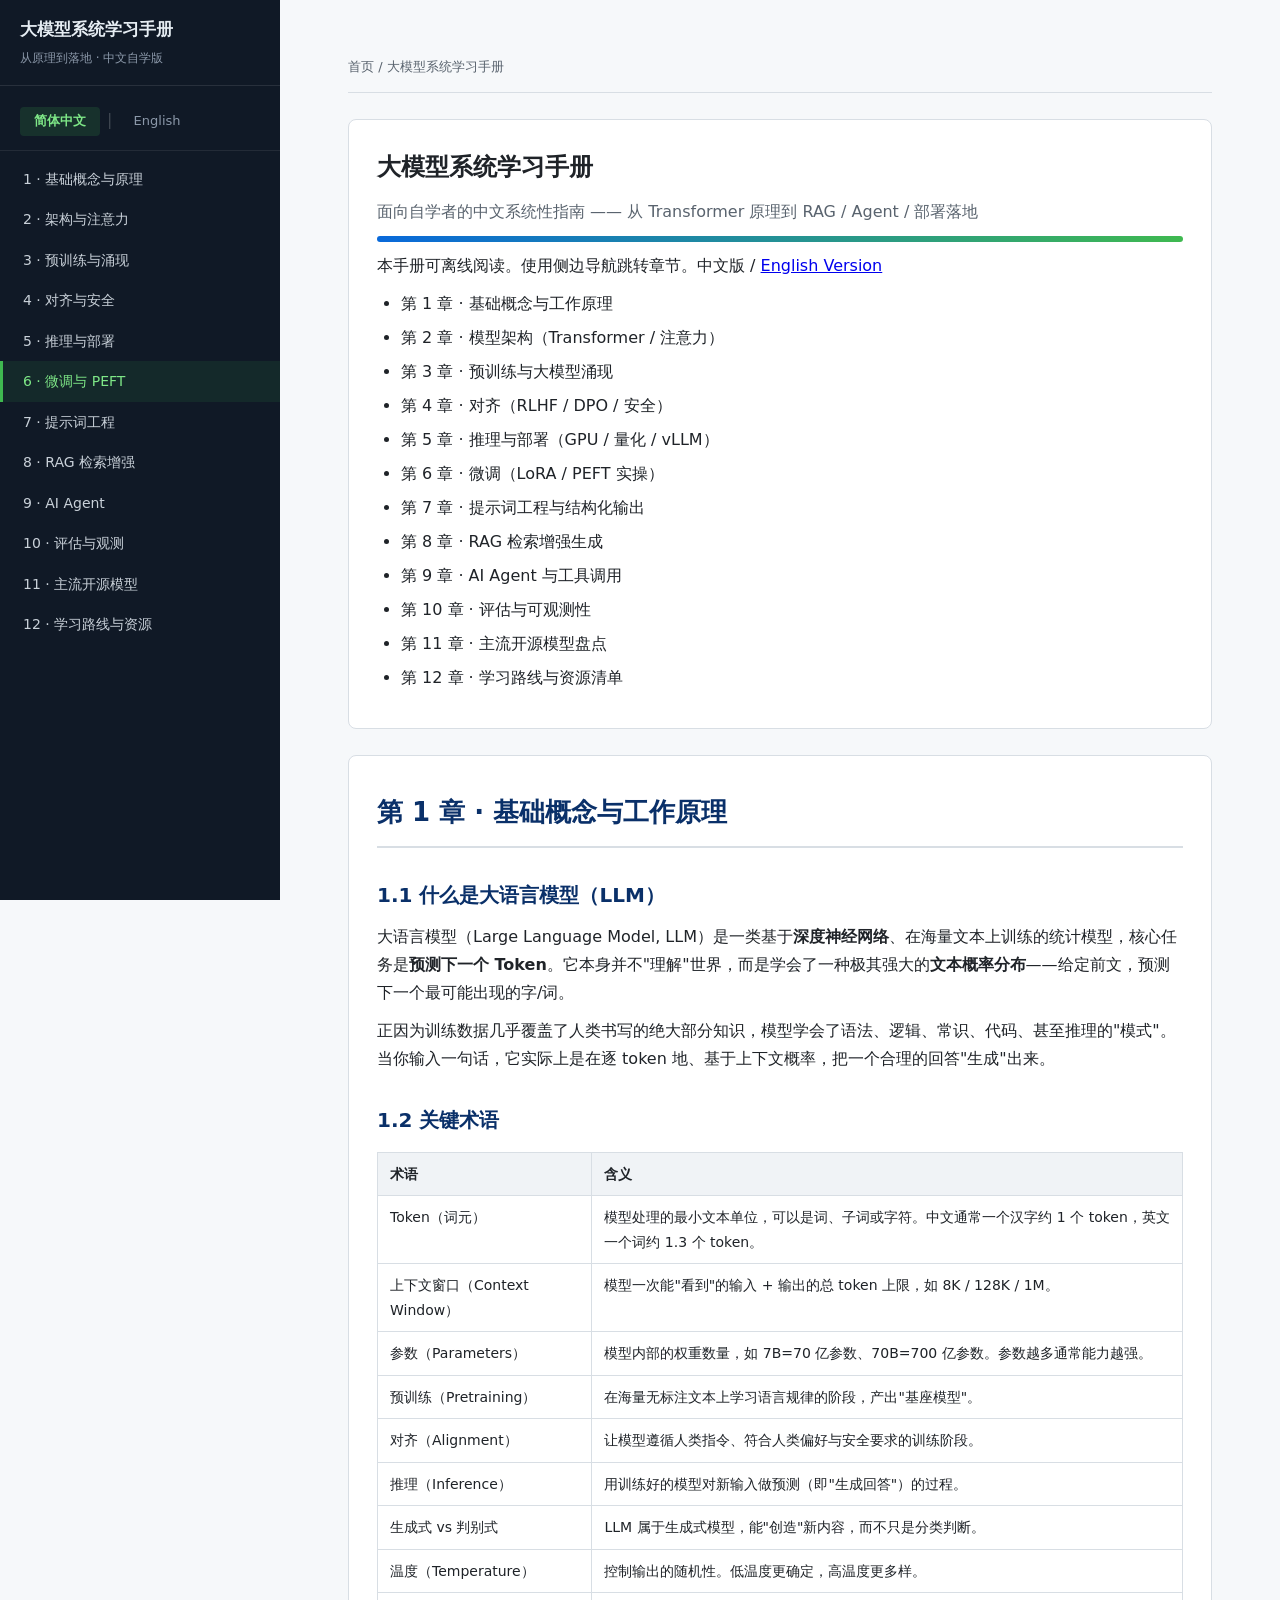
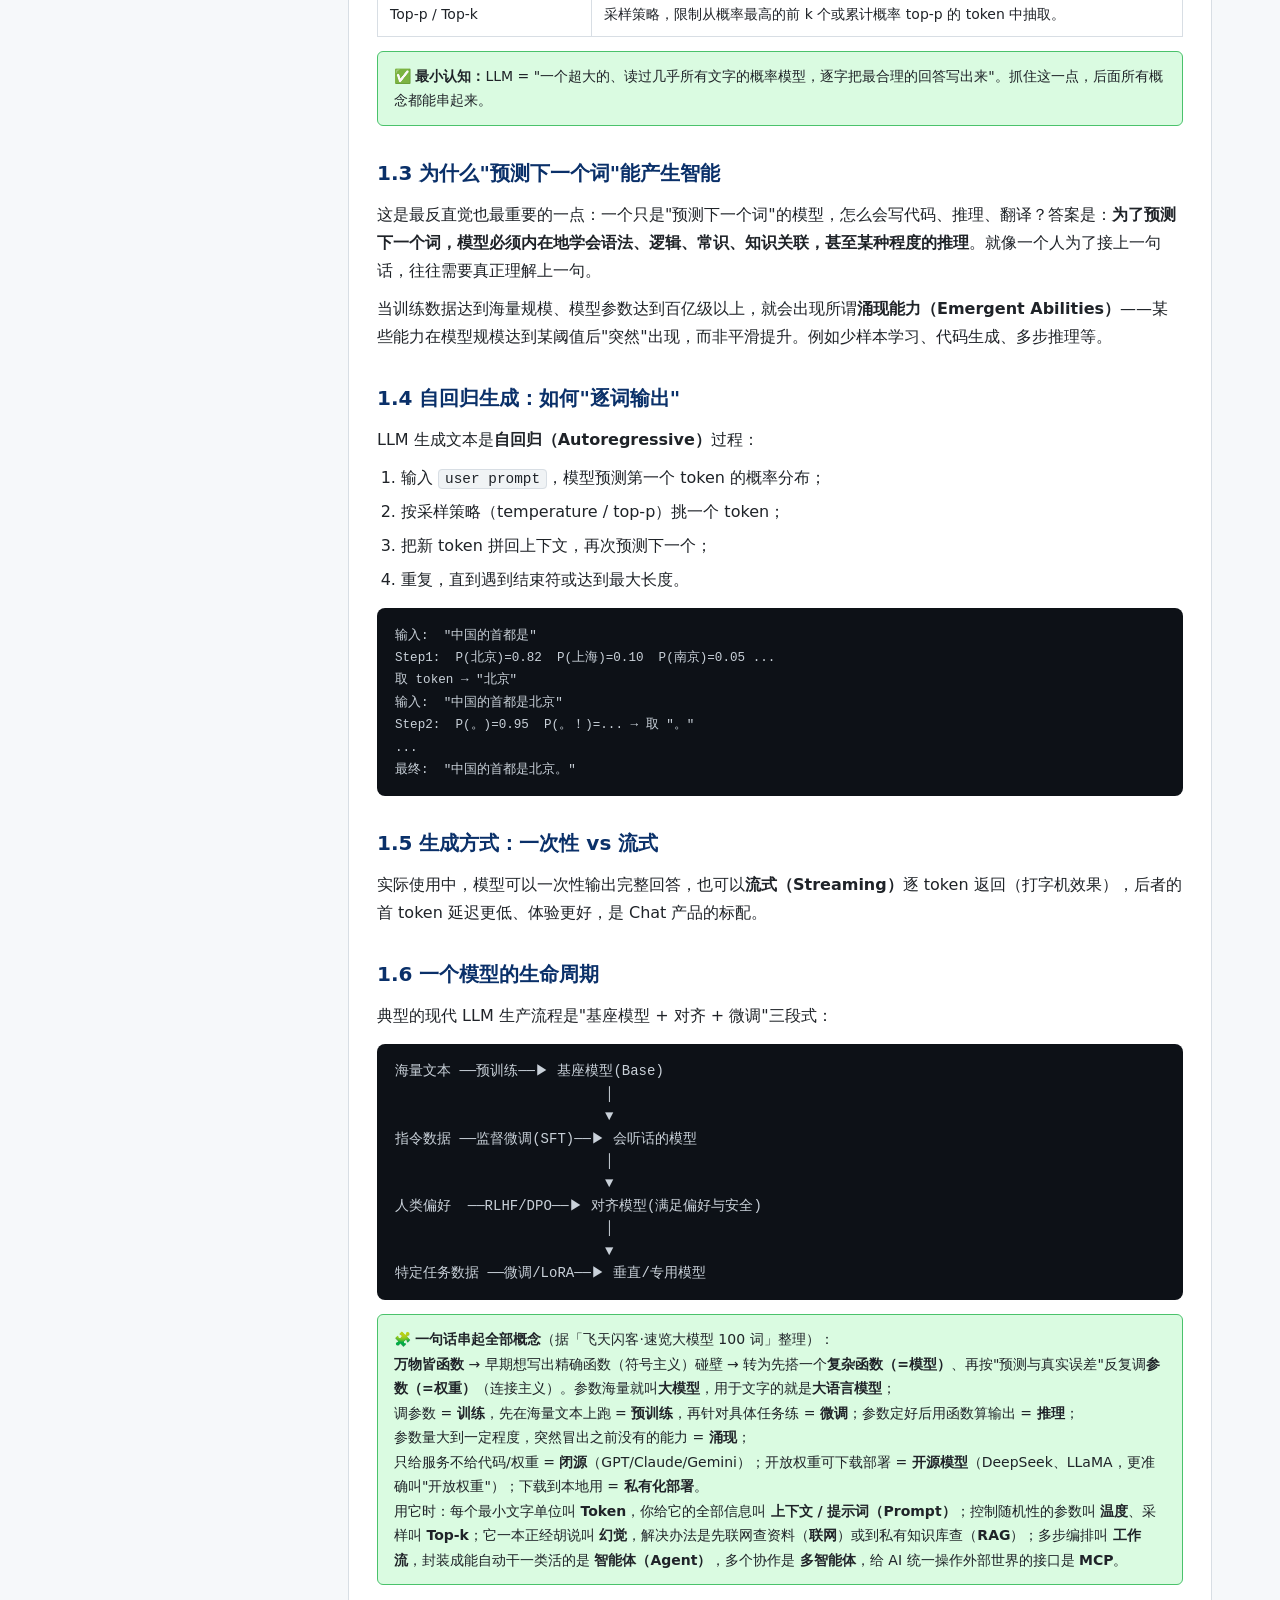
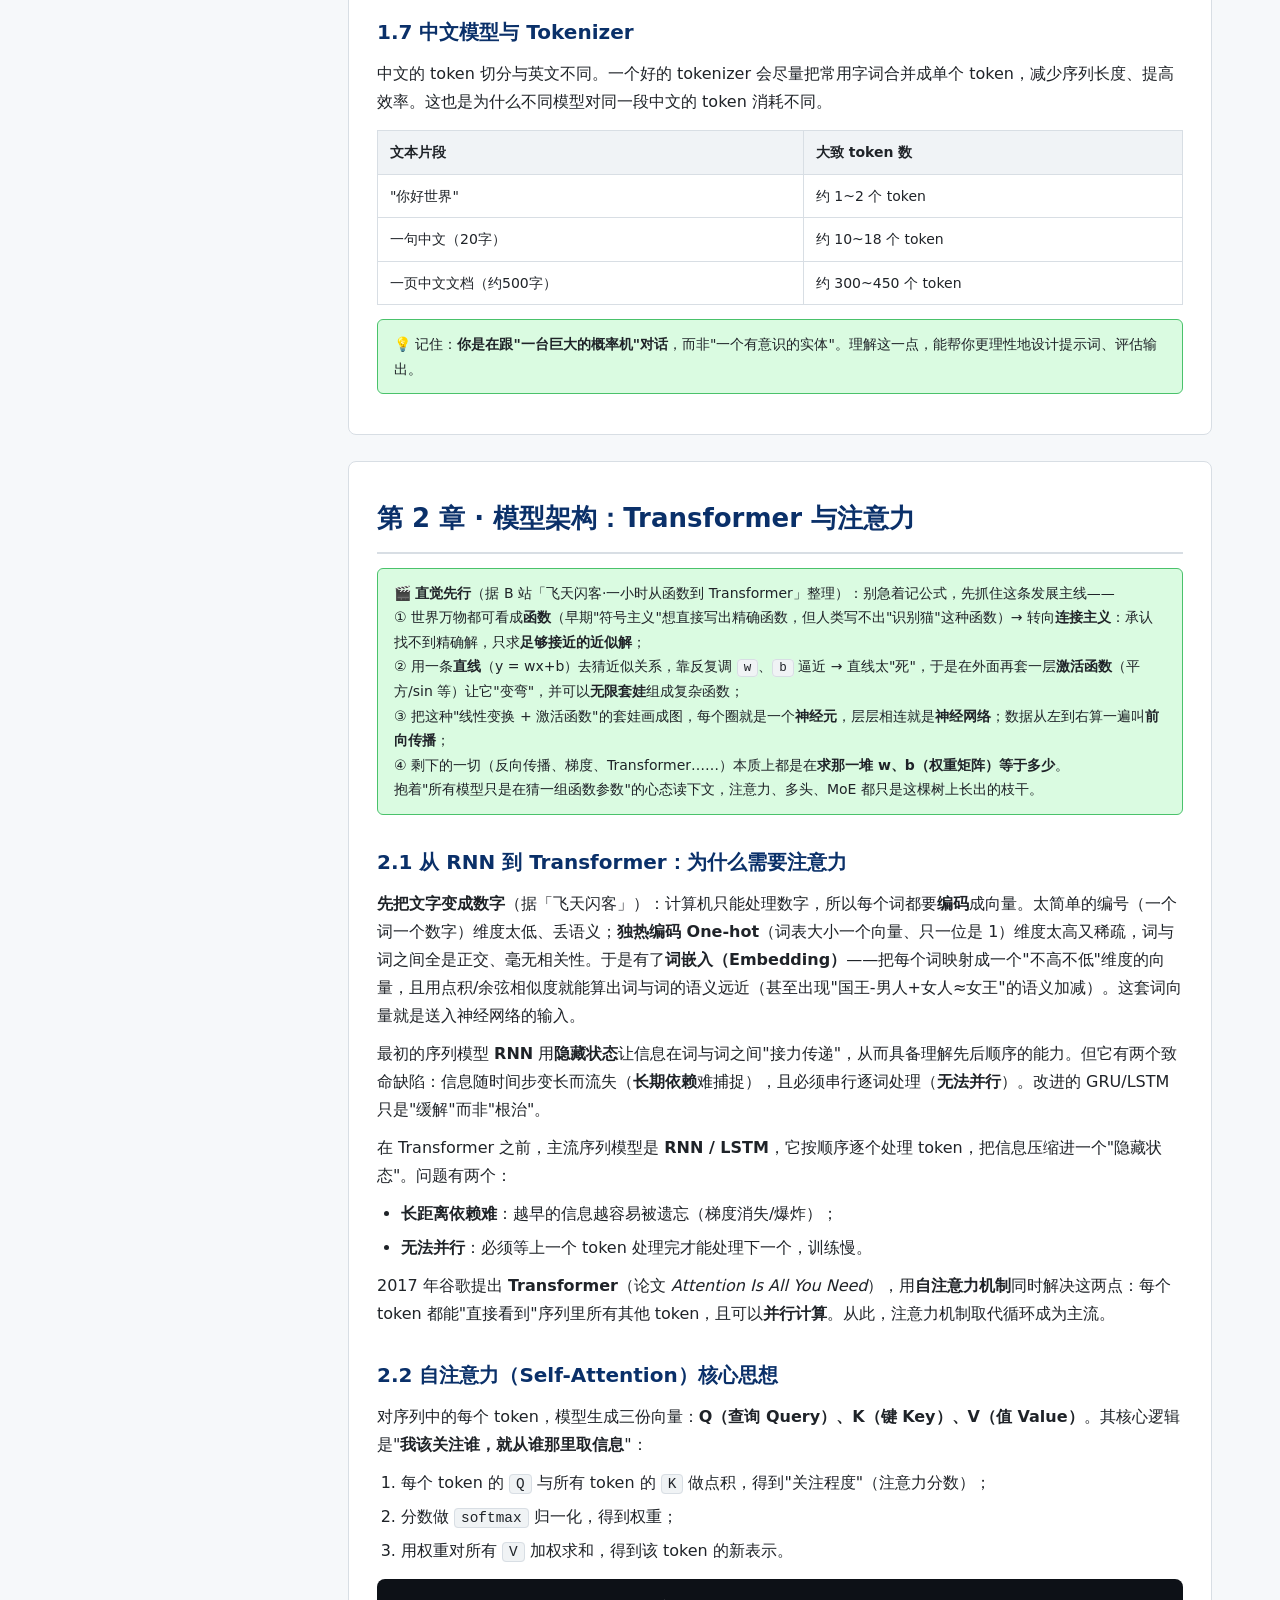
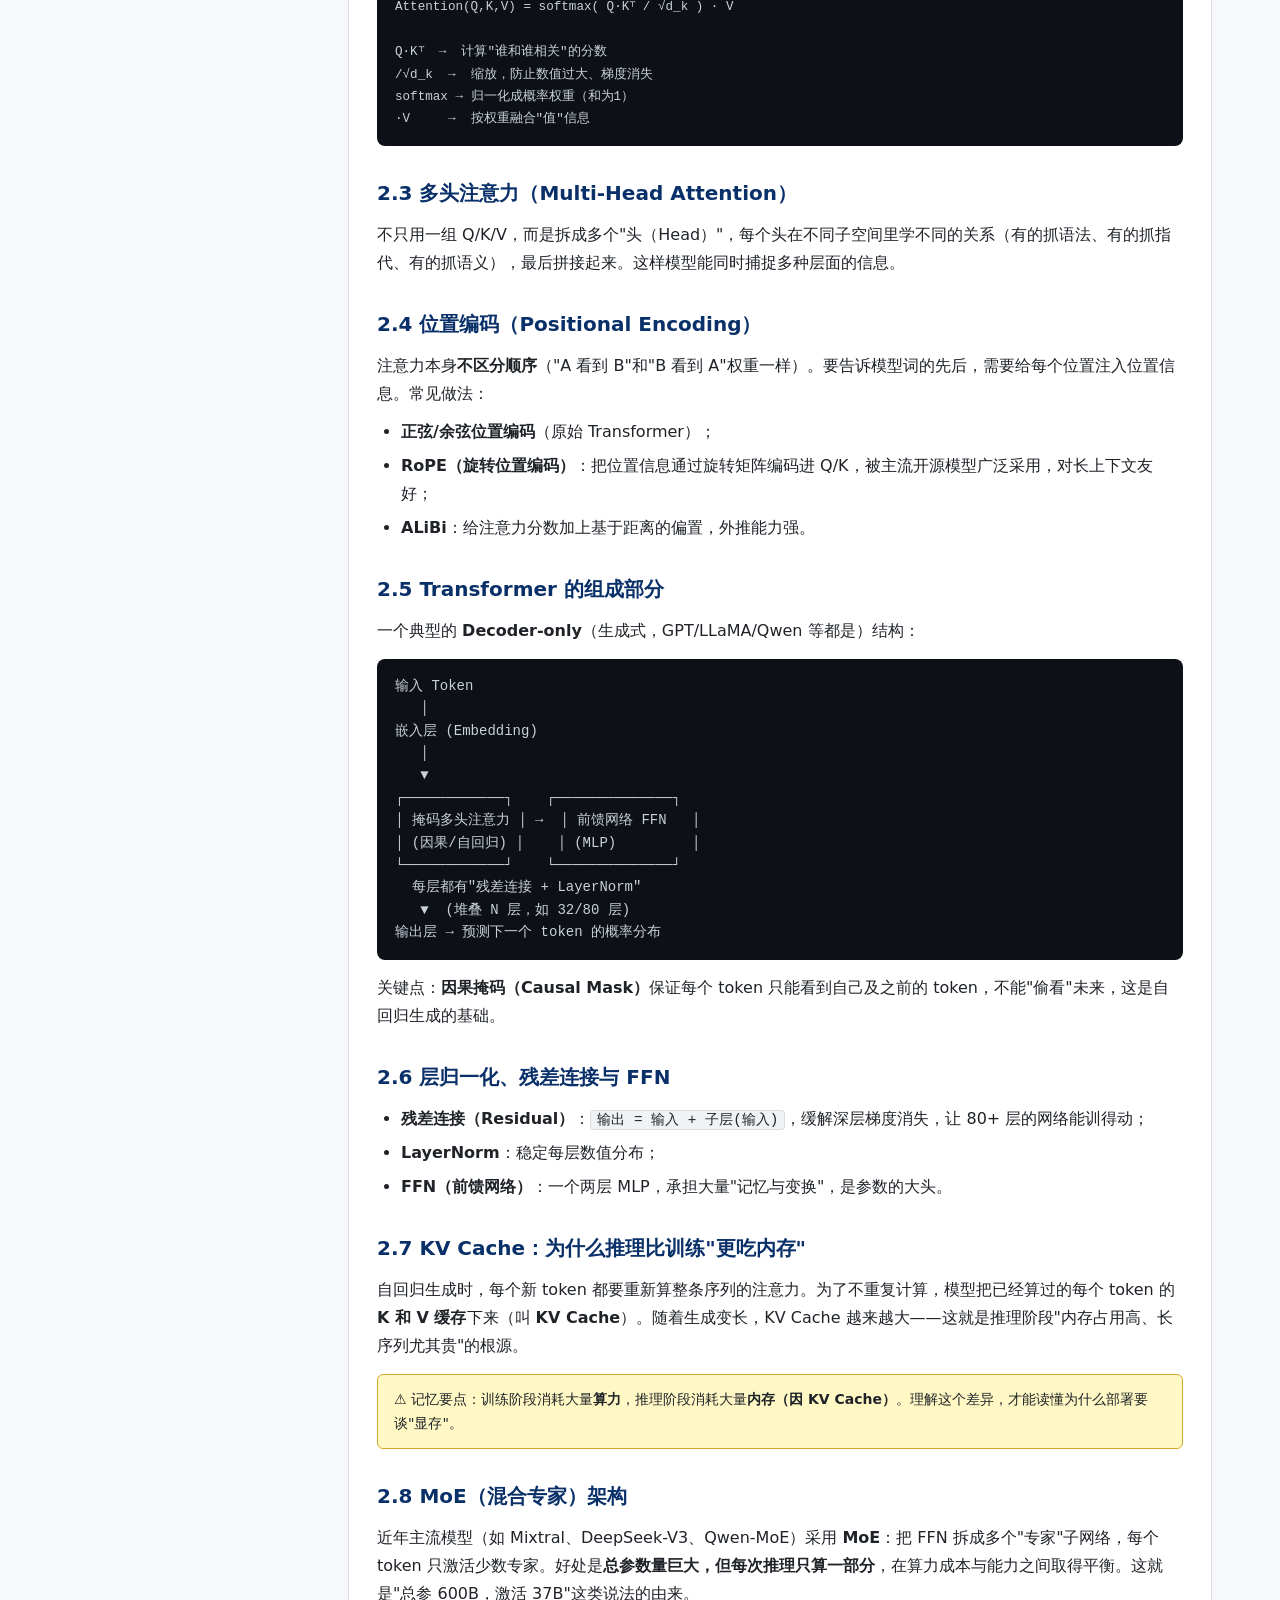
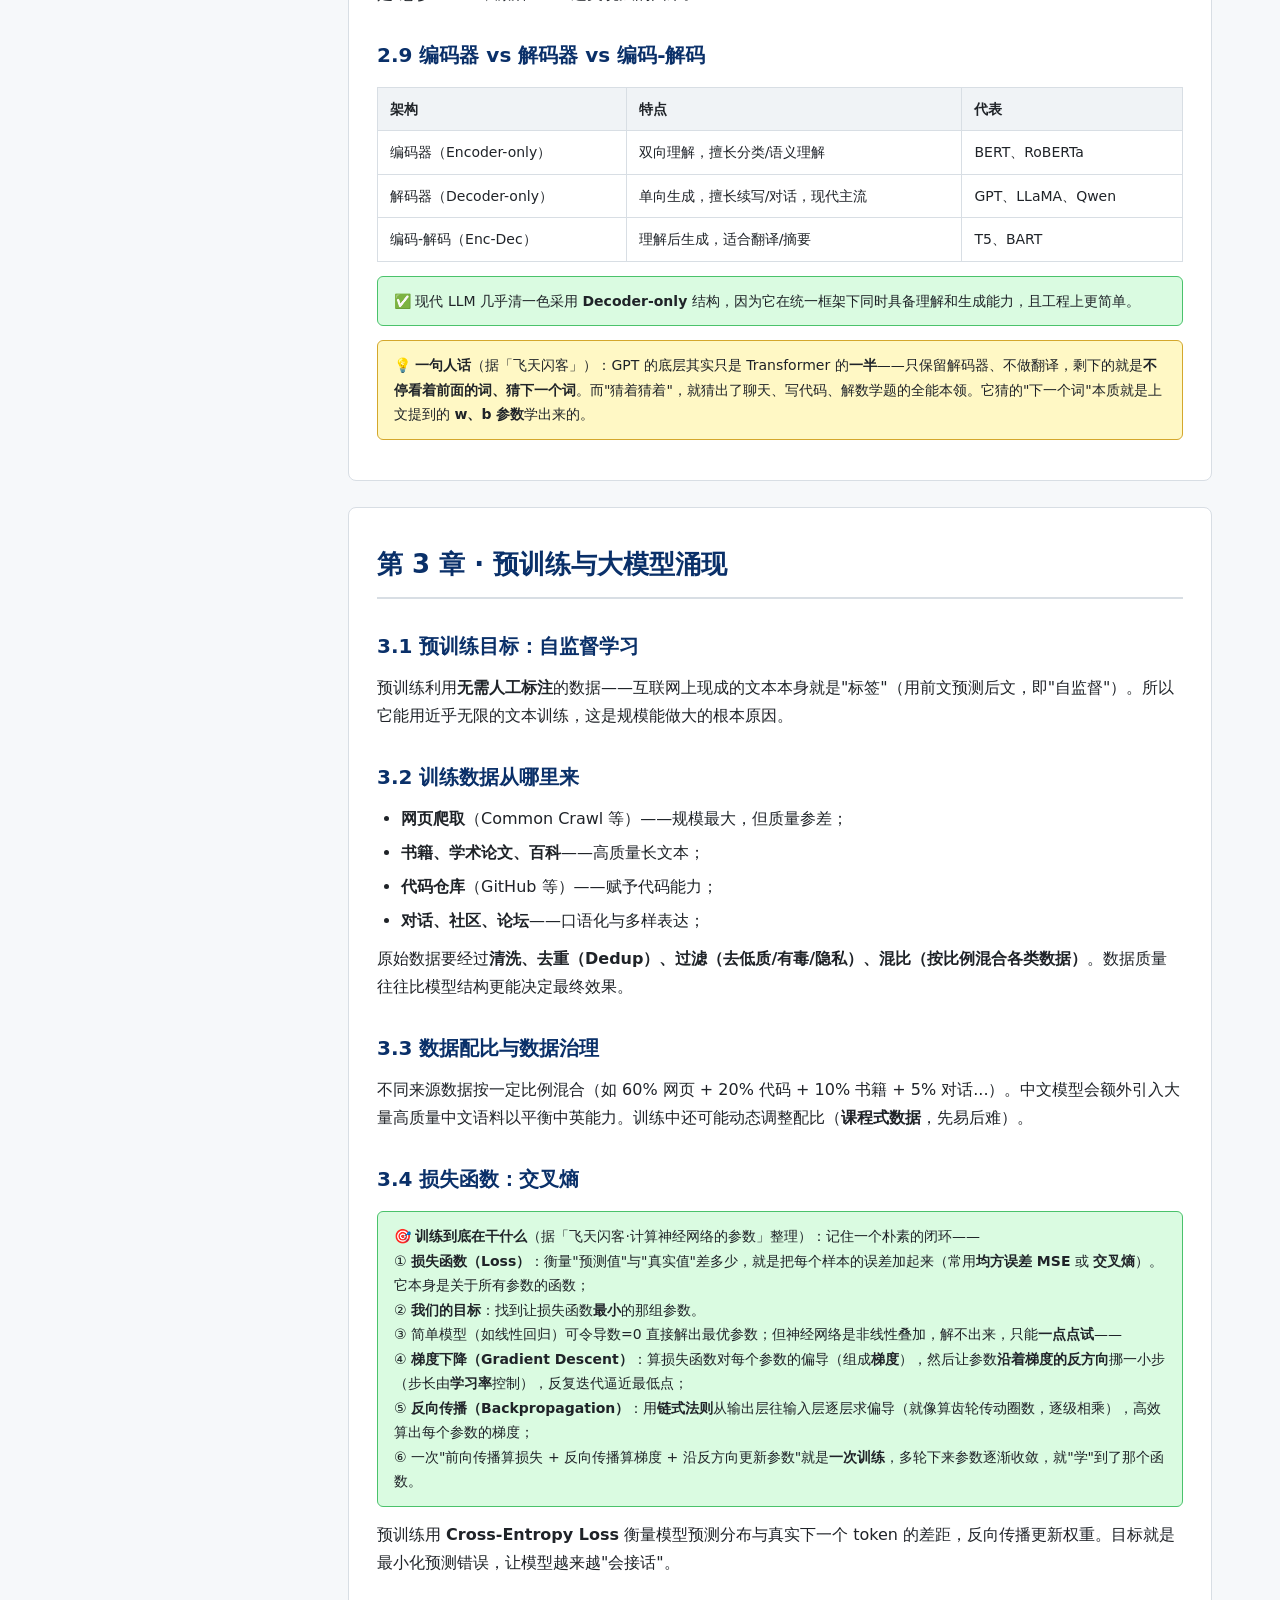
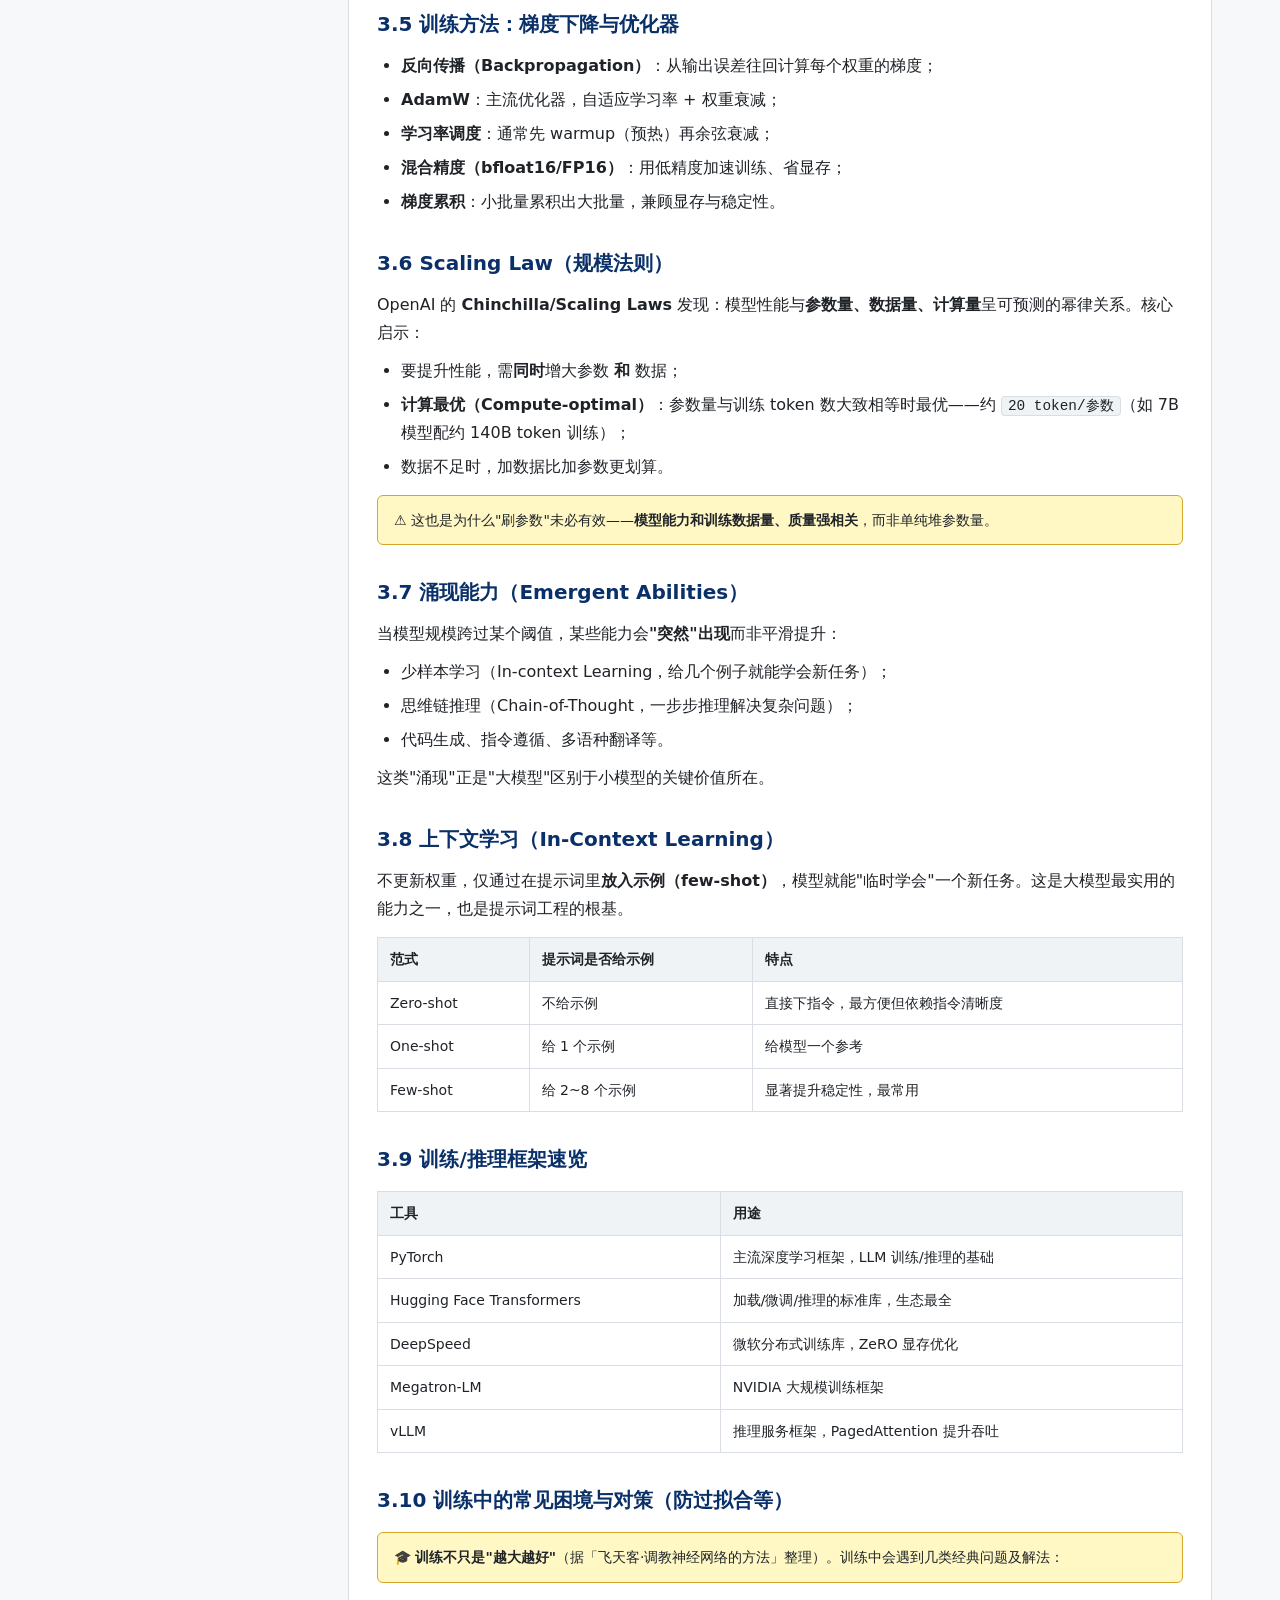
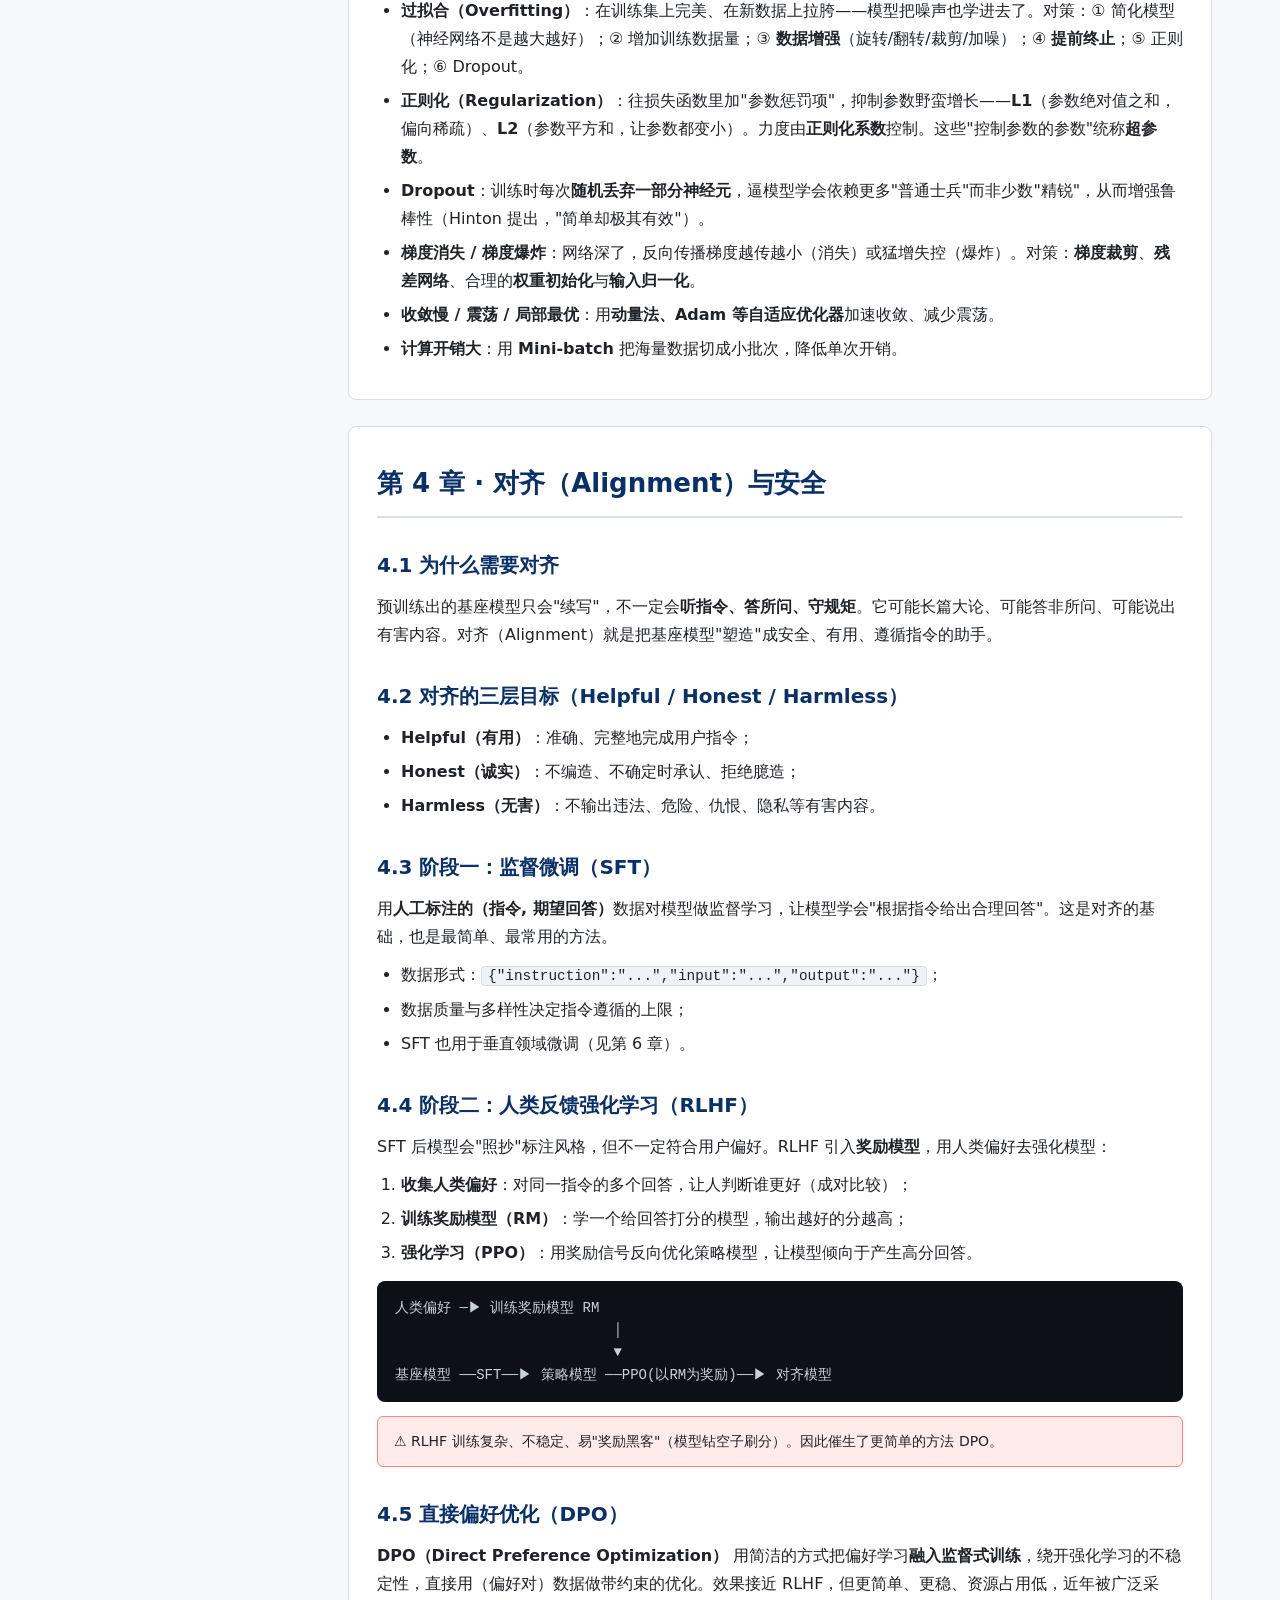
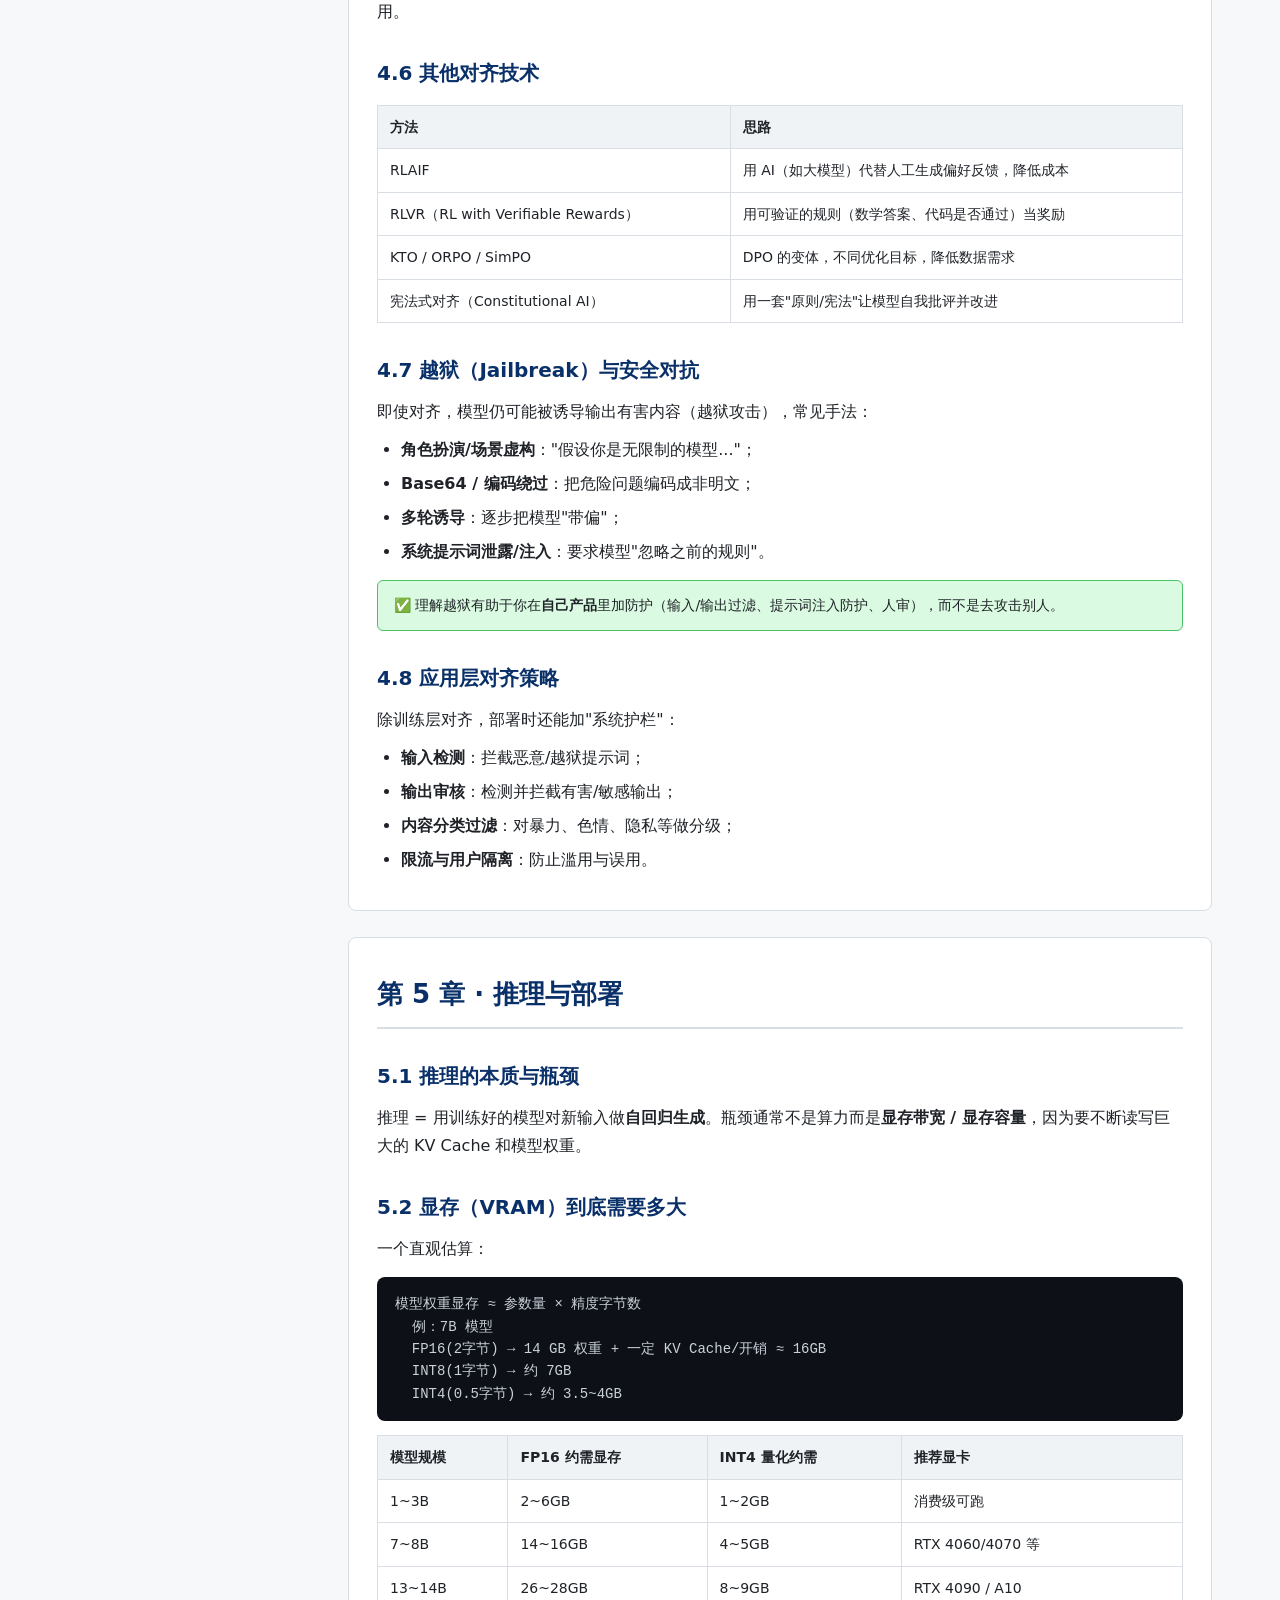
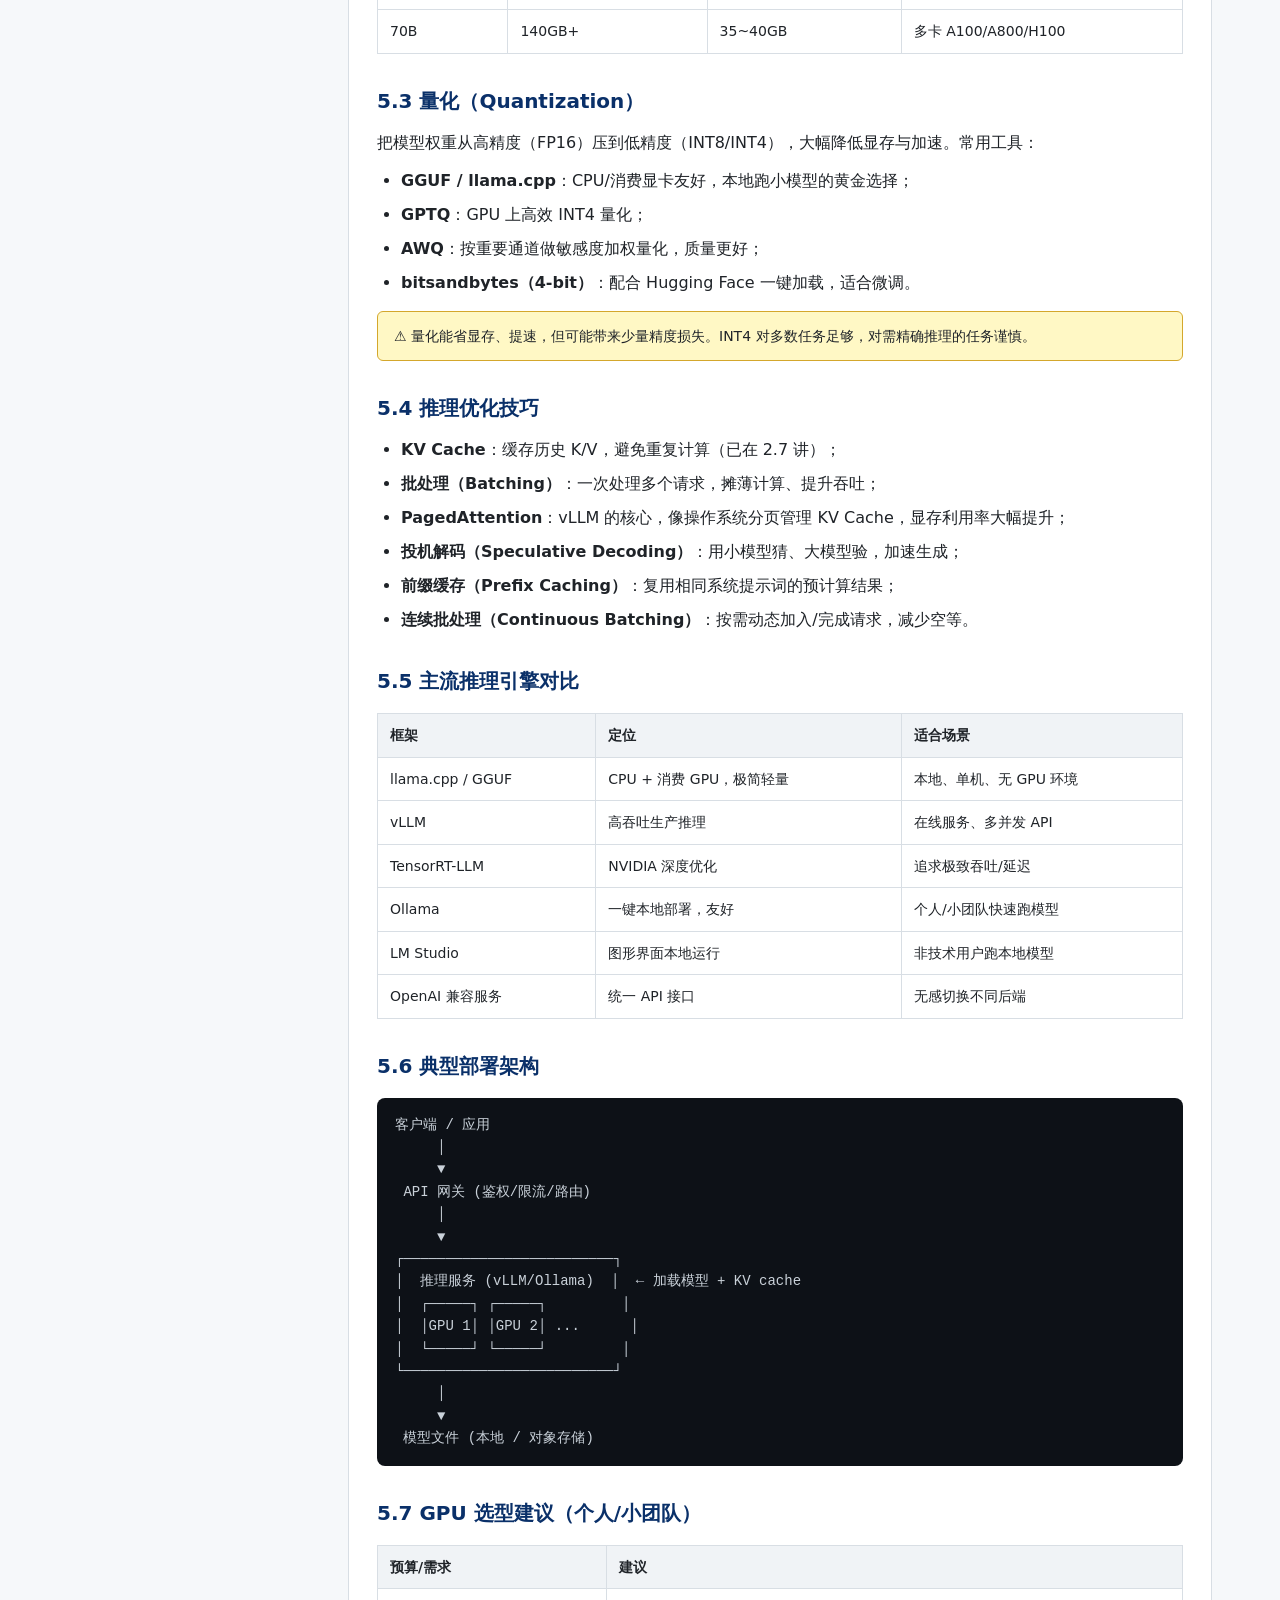
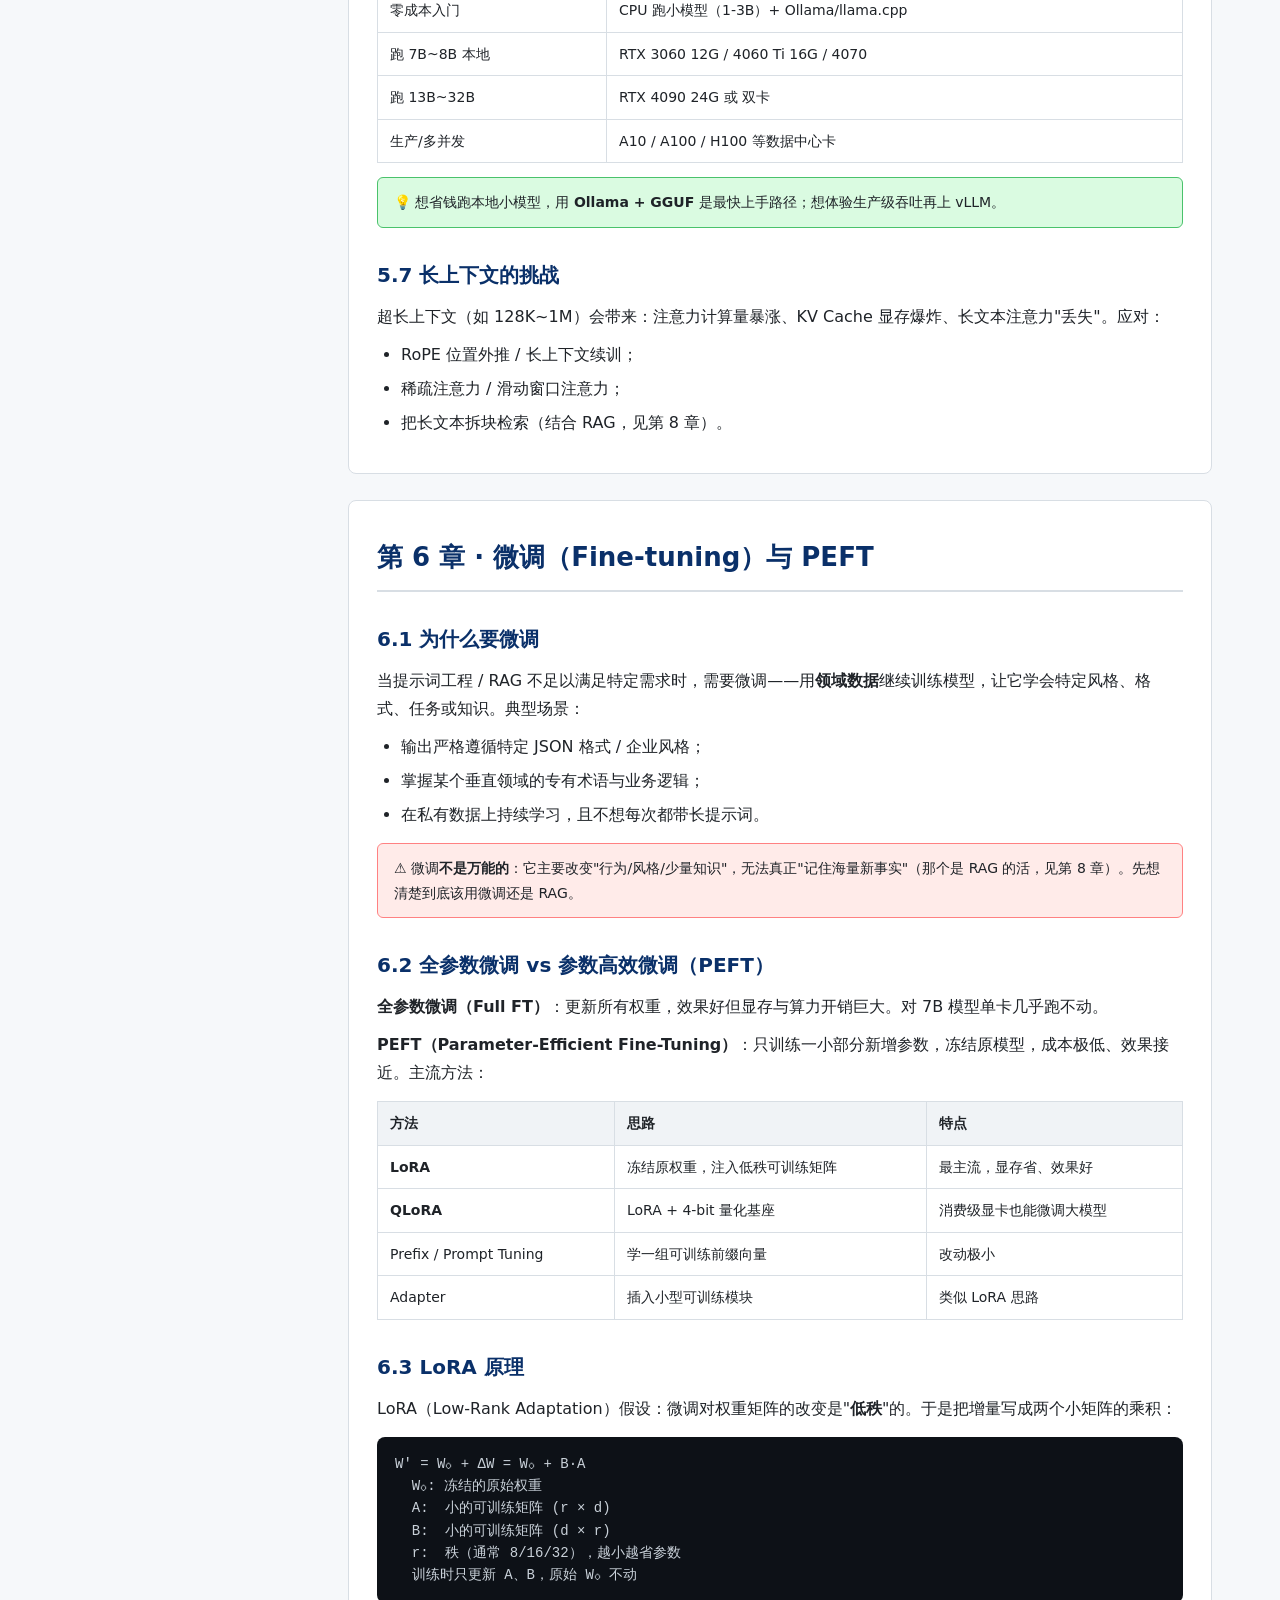
<file: index.html>
﻿<!DOCTYPE html>
<html lang="zh-CN">
<head>
<meta charset="UTF-8">
<meta name="viewport" content="width=device-width, initial-scale=1.0">
<title>大模型系统学习手册 · 从原理到落地</title>
<link rel="stylesheet" href="assets/css/style.css">
</head>
<body>
<div class="layout">
  <!-- ============ 侧边栏 ============ -->
  <aside class="sidebar">
    <div class="brand">
      <h1>大模型系统学习手册</h1>
      <p>从原理到落地 · 中文自学版</p>
    </div>
    <div class="lang-switch">
      <a href="./index.html" class="active">简体中文</a>
      <span class="sep">|</span>
      <a href="./index_en.html">English</a>
    </div>
    <nav id="nav"></nav>
  </aside>

  <!-- ============ 内容 ============ -->
  <main class="content">
    <div class="topbar">
      <span class="crumbs">首页 / 大模型系统学习手册</span>
      <div class="mobile-lang">
        <a href="./index.html" class="active">简体中文</a>
        <span class="sep">|</span>
        <a href="./index_en.html">English</a>
      </div>
    </div>

    <!-- 封面 -->
    <div class="card">
      <h2 style="border:none; margin:0 0 6px">大模型系统学习手册</h2>
      <p style="color:var(--muted)">面向自学者的中文系统性指南 —— 从 Transformer 原理到 RAG / Agent / 部署落地</p>
      <div class="progress"><span style="width:100%"></span></div>
      <p class="toc">本手册可离线阅读。使用侧边导航跳转章节。中文版 / <a href="./index_en.html">English Version</a></p>
      <ul>
        <li>第 1 章 · 基础概念与工作原理</li>
        <li>第 2 章 · 模型架构（Transformer / 注意力）</li>
        <li>第 3 章 · 预训练与大模型涌现</li>
        <li>第 4 章 · 对齐（RLHF / DPO / 安全）</li>
        <li>第 5 章 · 推理与部署（GPU / 量化 / vLLM）</li>
        <li>第 6 章 · 微调（LoRA / PEFT 实操）</li>
        <li>第 7 章 · 提示词工程与结构化输出</li>
        <li>第 8 章 · RAG 检索增强生成</li>
        <li>第 9 章 · AI Agent 与工具调用</li>
        <li>第 10 章 · 评估与可观测性</li>
        <li>第 11 章 · 主流开源模型盘点</li>
        <li>第 12 章 · 学习路线与资源清单</li>
      </ul>
    </div>

    <section id="ch1">
  <div class="card">
    <h2 class="sec">第 1 章 · 基础概念与工作原理</h2>
    <h3 class="sub">1.1 什么是大语言模型（LLM）</h3>
    <p>大语言模型（Large Language Model, LLM）是一类基于<strong>深度神经网络</strong>、在海量文本上训练的统计模型，核心任务是<b>预测下一个 Token</b>。它本身并不"理解"世界，而是学会了一种极其强大的<b>文本概率分布</b>——给定前文，预测下一个最可能出现的字/词。</p>
    <p>正因为训练数据几乎覆盖了人类书写的绝大部分知识，模型学会了语法、逻辑、常识、代码、甚至推理的"模式"。当你输入一句话，它实际上是在逐 token 地、基于上下文概率，把一个合理的回答"生成"出来。</p>

    <h3 class="sub">1.2 关键术语</h3>
    <table>
      <tr><th>术语</th><th>含义</th></tr>
      <tr><td>Token（词元）</td><td>模型处理的最小文本单位，可以是词、子词或字符。中文通常一个汉字约 1 个 token，英文一个词约 1.3 个 token。</td></tr>
      <tr><td>上下文窗口（Context Window）</td><td>模型一次能"看到"的输入 + 输出的总 token 上限，如 8K / 128K / 1M。</td></tr>
      <tr><td>参数（Parameters）</td><td>模型内部的权重数量，如 7B=70 亿参数、70B=700 亿参数。参数越多通常能力越强。</td></tr>
      <tr><td>预训练（Pretraining）</td><td>在海量无标注文本上学习语言规律的阶段，产出"基座模型"。</td></tr>
      <tr><td>对齐（Alignment）</td><td>让模型遵循人类指令、符合人类偏好与安全要求的训练阶段。</td></tr>
      <tr><td>推理（Inference）</td><td>用训练好的模型对新输入做预测（即"生成回答"）的过程。</td></tr>
      <tr><td>生成式 vs 判别式</td><td>LLM 属于生成式模型，能"创造"新内容，而不只是分类判断。</td></tr>
      <tr><td>温度（Temperature）</td><td>控制输出的随机性。低温度更确定，高温度更多样。</td></tr>
      <tr><td>Top-p / Top-k</td><td>采样策略，限制从概率最高的前 k 个或累计概率 top-p 的 token 中抽取。</td></tr>
    </table>

    <div class="tip">✅ <b>最小认知：</b>LLM = "一个超大的、读过几乎所有文字的概率模型，逐字把最合理的回答写出来"。抓住这一点，后面所有概念都能串起来。</div>

    <h3 class="sub">1.3 为什么"预测下一个词"能产生智能</h3>
    <p>这是最反直觉也最重要的一点：一个只是"预测下一个词"的模型，怎么会写代码、推理、翻译？答案是：<b>为了预测下一个词，模型必须内在地学会语法、逻辑、常识、知识关联，甚至某种程度的推理</b>。就像一个人为了接上一句话，往往需要真正理解上一句。</p>
    <p>当训练数据达到海量规模、模型参数达到百亿级以上，就会出现所谓<b>涌现能力（Emergent Abilities）</b>——某些能力在模型规模达到某阈值后"突然"出现，而非平滑提升。例如少样本学习、代码生成、多步推理等。</p>

    <h3 class="sub">1.4 自回归生成：如何"逐词输出"</h3>
    <p>LLM 生成文本是<strong>自回归（Autoregressive）</strong>过程：</p>
    <ol>
      <li>输入 <code>user prompt</code>，模型预测第一个 token 的概率分布；</li>
      <li>按采样策略（temperature / top-p）挑一个 token；</li>
      <li>把新 token 拼回上下文，再次预测下一个；</li>
      <li>重复，直到遇到结束符或达到最大长度。</li>
    </ol>
    <pre><code>输入:  "中国的首都是"
Step1:  P(北京)=0.82  P(上海)=0.10  P(南京)=0.05 ...
取 token → "北京"
输入:  "中国的首都是北京"
Step2:  P(。)=0.95  P(。！)=... → 取 "。"
...
最终:  "中国的首都是北京。"</code></pre>

    <h3 class="sub">1.5 生成方式：一次性 vs 流式</h3>
    <p>实际使用中，模型可以一次性输出完整回答，也可以<strong>流式（Streaming）</strong>逐 token 返回（打字机效果），后者的首 token 延迟更低、体验更好，是 Chat 产品的标配。</p>

    <h3 class="sub">1.6 一个模型的生命周期</h3>
    <p>典型的现代 LLM 生产流程是"基座模型 + 对齐 + 微调"三段式：</p>
    <pre>海量文本 ──预训练──▶ 基座模型(Base)
                         │
                         ▼
指令数据 ──监督微调(SFT)──▶ 会听话的模型
                         │
                         ▼
人类偏好  ──RLHF/DPO──▶ 对齐模型(满足偏好与安全)
                         │
                         ▼
特定任务数据 ──微调/LoRA──▶ 垂直/专用模型</pre>

    <div class="tip">🧩 <b>一句话串起全部概念</b>（据「飞天闪客·速览大模型 100 词」整理）：<br>
      <b>万物皆函数</b> → 早期想写出精确函数（符号主义）碰壁 → 转为先搭一个<b>复杂函数（=模型）</b>、再按"预测与真实误差"反复调<b>参数（=权重）</b>（连接主义）。参数海量就叫<b>大模型</b>，用于文字的就是<b>大语言模型</b>；<br>
      调参数 = <b>训练</b>，先在海量文本上跑 = <b>预训练</b>，再针对具体任务练 = <b>微调</b>；参数定好后用函数算输出 = <b>推理</b>；<br>
      参数量大到一定程度，突然冒出之前没有的能力 = <b>涌现</b>；<br>
      只给服务不给代码/权重 = <b>闭源</b>（GPT/Claude/Gemini）；开放权重可下载部署 = <b>开源模型</b>（DeepSeek、LLaMA，更准确叫"开放权重"）；下载到本地用 = <b>私有化部署</b>。<br>
      用它时：每个最小文字单位叫 <b>Token</b>，你给它的全部信息叫 <b>上下文 / 提示词（Prompt）</b>；控制随机性的参数叫 <b>温度</b>、采样叫 <b>Top-k</b>；它一本正经胡说叫 <b>幻觉</b>，解决办法是先联网查资料（<b>联网</b>）或到私有知识库查（<b>RAG</b>）；多步编排叫 <b>工作流</b>，封装成能自动干一类活的是 <b>智能体（Agent）</b>，多个协作是 <b>多智能体</b>，给 AI 统一操作外部世界的接口是 <b>MCP</b>。</div>
    <h3 class="sub">1.7 中文模型与 Tokenizer</h3>
    <p>中文的 token 切分与英文不同。一个好的 tokenizer 会尽量把常用字词合并成单个 token，减少序列长度、提高效率。这也是为什么不同模型对同一段中文的 token 消耗不同。</p>
    <table>
      <tr><th>文本片段</th><th>大致 token 数</th></tr>
      <tr><td>"你好世界"</td><td>约 1~2 个 token</td></tr>
      <tr><td>一句中文（20字）</td><td>约 10~18 个 token</td></tr>
      <tr><td>一页中文文档（约500字）</td><td>约 300~450 个 token</td></tr>
    </table>

    <div class="tip">💡 记住：<b>你是在跟"一台巨大的概率机"对话</b>，而非"一个有意识的实体"。理解这一点，能帮你更理性地设计提示词、评估输出。</div>
  </div>
</section>
    <section id="ch2">
  <div class="card">
    <h2 class="sec">第 2 章 · 模型架构：Transformer 与注意力</h2>
    <div class="tip">🎬 <b>直觉先行</b>（据 B 站「飞天闪客·一小时从函数到 Transformer」整理）：别急着记公式，先抓住这条发展主线——<br>
      ① 世界万物都可看成<b>函数</b>（早期"符号主义"想直接写出精确函数，但人类写不出"识别猫"这种函数）→ 转向<b>连接主义</b>：承认找不到精确解，只求<b>足够接近的近似解</b>；<br>
      ② 用一条<b>直线</b>（y = wx+b）去猜近似关系，靠反复调 <code>w</code>、<code>b</code> 逼近 → 直线太"死"，于是在外面再套一层<b>激活函数</b>（平方/sin 等）让它"变弯"，并可以<b>无限套娃</b>组成复杂函数；<br>
      ③ 把这种"线性变换 + 激活函数"的套娃画成图，每个圈就是一个<b>神经元</b>，层层相连就是<b>神经网络</b>；数据从左到右算一遍叫<b>前向传播</b>；<br>
      ④ 剩下的一切（反向传播、梯度、Transformer……）本质上都是在<b>求那一堆 w、b（权重矩阵）等于多少</b>。<br>
      抱着"所有模型只是在猜一组函数参数"的心态读下文，注意力、多头、MoE 都只是这棵树上长出的枝干。</div>
    <h3 class="sub">2.1 从 RNN 到 Transformer：为什么需要注意力</h3>
    <p><b>先把文字变成数字</b>（据「飞天闪客」）：计算机只能处理数字，所以每个词都要<b>编码</b>成向量。太简单的编号（一个词一个数字）维度太低、丢语义；<b>独热编码 One-hot</b>（词表大小一个向量、只一位是 1）维度太高又稀疏，词与词之间全是正交、毫无相关性。于是有了<b>词嵌入（Embedding）</b>——把每个词映射成一个"不高不低"维度的向量，且用点积/余弦相似度就能算出词与词的语义远近（甚至出现"国王-男人+女人≈女王"的语义加减）。这套词向量就是送入神经网络的输入。</p>
    <p>最初的序列模型 <b>RNN</b> 用<b>隐藏状态</b>让信息在词与词之间"接力传递"，从而具备理解先后顺序的能力。但它有两个致命缺陷：信息随时间步变长而流失（<b>长期依赖</b>难捕捉），且必须串行逐词处理（<b>无法并行</b>）。改进的 GRU/LSTM 只是"缓解"而非"根治"。</p>
    <p>在 Transformer 之前，主流序列模型是 <b>RNN / LSTM</b>，它按顺序逐个处理 token，把信息压缩进一个"隐藏状态"。问题有两个：</p>
    <ul>
      <li><b>长距离依赖难</b>：越早的信息越容易被遗忘（梯度消失/爆炸）；</li>
      <li><b>无法并行</b>：必须等上一个 token 处理完才能处理下一个，训练慢。</li>
    </ul>
    <p>2017 年谷歌提出 <strong>Transformer</strong>（论文 <em>Attention Is All You Need</em>），用<b>自注意力机制</b>同时解决这两点：每个 token 都能"直接看到"序列里所有其他 token，且可以<b>并行计算</b>。从此，注意力机制取代循环成为主流。</p>

    <h3 class="sub">2.2 自注意力（Self-Attention）核心思想</h3>
    <p>对序列中的每个 token，模型生成三份向量：<strong>Q（查询 Query）、K（键 Key）、V（值 Value）</strong>。其核心逻辑是"<b>我该关注谁，就从谁那里取信息</b>"：</p>
    <ol>
      <li>每个 token 的 <code>Q</code> 与所有 token 的 <code>K</code> 做点积，得到"关注程度"（注意力分数）；</li>
      <li>分数做 <code>softmax</code> 归一化，得到权重；</li>
      <li>用权重对所有 <code>V</code> 加权求和，得到该 token 的新表示。</li>
    </ol>
    <pre><code>Attention(Q,K,V) = softmax( Q·Kᵀ / √d_k ) · V

Q·Kᵀ  →  计算"谁和谁相关"的分数
/√d_k  →  缩放，防止数值过大、梯度消失
softmax → 归一化成概率权重（和为1）
·V     →  按权重融合"值"信息</code></pre>

    <h3 class="sub">2.3 多头注意力（Multi-Head Attention）</h3>
    <p>不只用一组 Q/K/V，而是拆成多个"头（Head）"，每个头在不同子空间里学不同的关系（有的抓语法、有的抓指代、有的抓语义），最后拼接起来。这样模型能同时捕捉多种层面的信息。</p>

    <h3 class="sub">2.4 位置编码（Positional Encoding）</h3>
    <p>注意力本身<b>不区分顺序</b>（"A 看到 B"和"B 看到 A"权重一样）。要告诉模型词的先后，需要给每个位置注入位置信息。常见做法：</p>
    <ul>
      <li><b>正弦/余弦位置编码</b>（原始 Transformer）；</li>
      <li><b>RoPE（旋转位置编码）</b>：把位置信息通过旋转矩阵编码进 Q/K，被主流开源模型广泛采用，对长上下文友好；</li>
      <li><b>ALiBi</b>：给注意力分数加上基于距离的偏置，外推能力强。</li>
    </ul>

    <h3 class="sub">2.5 Transformer 的组成部分</h3>
    <p>一个典型的 <b>Decoder-only</b>（生成式，GPT/LLaMA/Qwen 等都是）结构：</p>
    <pre>输入 Token
   │
嵌入层 (Embedding)
   │
   ▼
┌────────────┐    ┌──────────────┐
│ 掩码多头注意力 │ →  │ 前馈网络 FFN   │
│ (因果/自回归) │    │ (MLP)         │
└────────────┘    └──────────────┘
  每层都有"残差连接 + LayerNorm"
   ▼  (堆叠 N 层，如 32/80 层)
输出层 → 预测下一个 token 的概率分布</pre>
    <p>关键点：<b>因果掩码（Causal Mask）</b>保证每个 token 只能看到自己及之前的 token，不能"偷看"未来，这是自回归生成的基础。</p>

    <h3 class="sub">2.6 层归一化、残差连接与 FFN</h3>
    <ul>
      <li><b>残差连接（Residual）</b>：<code>输出 = 输入 + 子层(输入)</code>，缓解深层梯度消失，让 80+ 层的网络能训得动；</li>
      <li><b>LayerNorm</b>：稳定每层数值分布；</li>
      <li><b>FFN（前馈网络）</b>：一个两层 MLP，承担大量"记忆与变换"，是参数的大头。</li>
    </ul>

    <h3 class="sub">2.7 KV Cache：为什么推理比训练"更吃内存"</h3>
    <p>自回归生成时，每个新 token 都要重新算整条序列的注意力。为了不重复计算，模型把已经算过的每个 token 的 <b>K 和 V 缓存</b>下来（叫 <b>KV Cache</b>）。随着生成变长，KV Cache 越来越大——这就是推理阶段"内存占用高、长序列尤其贵"的根源。</p>
    <div class="note">⚠️ 记忆要点：训练阶段消耗大量<strong>算力</strong>，推理阶段消耗大量<strong>内存（因 KV Cache）</strong>。理解这个差异，才能读懂为什么部署要谈"显存"。</div>

    <h3 class="sub">2.8 MoE（混合专家）架构</h3>
    <p>近年主流模型（如 Mixtral、DeepSeek-V3、Qwen-MoE）采用 <b>MoE</b>：把 FFN 拆成多个"专家"子网络，每个 token 只激活少数专家。好处是<b>总参数量巨大，但每次推理只算一部分</b>，在算力成本与能力之间取得平衡。这就是"总参 600B，激活 37B"这类说法的由来。</p>

    <h3 class="sub">2.9 编码器 vs 解码器 vs 编码-解码</h3>
    <table>
      <tr><th>架构</th><th>特点</th><th>代表</th></tr>
      <tr><td>编码器（Encoder-only）</td><td>双向理解，擅长分类/语义理解</td><td>BERT、RoBERTa</td></tr>
      <tr><td>解码器（Decoder-only）</td><td>单向生成，擅长续写/对话，现代主流</td><td>GPT、LLaMA、Qwen</td></tr>
      <tr><td>编码-解码（Enc-Dec）</td><td>理解后生成，适合翻译/摘要</td><td>T5、BART</td></tr>
    </table>
    <div class="tip">✅ 现代 LLM 几乎清一色采用 <b>Decoder-only</b> 结构，因为它在统一框架下同时具备理解和生成能力，且工程上更简单。</div>
    <div class="note">💡 <b>一句人话</b>（据「飞天闪客」）：GPT 的底层其实只是 Transformer 的<b>一半</b>——只保留解码器、不做翻译，剩下的就是<b>不停看着前面的词、猜下一个词</b>。而"猜着猜着"，就猜出了聊天、写代码、解数学题的全能本领。它猜的"下一个词"本质就是上文提到的 <b>w、b 参数</b>学出来的。</div>
  </div>
</section>
<section id="ch3">
  <div class="card">
    <h2 class="sec">第 3 章 · 预训练与大模型涌现</h2>
    <h3 class="sub">3.1 预训练目标：自监督学习</h3>
    <p>预训练利用<b>无需人工标注</b>的数据——互联网上现成的文本本身就是"标签"（用前文预测后文，即"自监督"）。所以它能用近乎无限的文本训练，这是规模能做大的根本原因。</p>

    <h3 class="sub">3.2 训练数据从哪里来</h3>
    <ul>
      <li><strong>网页爬取</strong>（Common Crawl 等）——规模最大，但质量参差；</li>
      <li><strong>书籍、学术论文、百科</strong>——高质量长文本；</li>
      <li><strong>代码仓库</strong>（GitHub 等）——赋予代码能力；</li>
      <li><strong>对话、社区、论坛</strong>——口语化与多样表达；</li>
    </ul>
    <p>原始数据要经过<b>清洗、去重（Dedup）、过滤（去低质/有毒/隐私）、混比（按比例混合各类数据）</b>。数据质量往往比模型结构更能决定最终效果。</p>

    <h3 class="sub">3.3 数据配比与数据治理</h3>
    <p>不同来源数据按一定比例混合（如 60% 网页 + 20% 代码 + 10% 书籍 + 5% 对话...）。中文模型会额外引入大量高质量中文语料以平衡中英能力。训练中还可能动态调整配比（<b>课程式数据</b>，先易后难）。</p>

    <h3 class="sub">3.4 损失函数：交叉熵</h3>
    <div class="tip">🎯 <b>训练到底在干什么</b>（据「飞天闪客·计算神经网络的参数」整理）：记住一个朴素的闭环——<br>
      ① <b>损失函数（Loss）</b>：衡量"预测值"与"真实值"差多少，就是把每个样本的误差加起来（常用<b>均方误差 MSE</b> 或 <b>交叉熵</b>）。它本身是关于所有参数的函数；<br>
      ② <b>我们的目标</b>：找到让损失函数<b>最小</b>的那组参数。<br>
      ③ 简单模型（如线性回归）可令导数=0 直接解出最优参数；但神经网络是非线性叠加，解不出来，只能<b>一点点试</b>——<br>
      ④ <b>梯度下降（Gradient Descent）</b>：算损失函数对每个参数的偏导（组成<b>梯度</b>），然后让参数<b>沿着梯度的反方向</b>挪一小步（步长由<b>学习率</b>控制），反复迭代逼近最低点；<br>
      ⑤ <b>反向传播（Backpropagation）</b>：用<b>链式法则</b>从输出层往输入层逐层求偏导（就像算齿轮传动圈数，逐级相乘），高效算出每个参数的梯度；<br>
      ⑥ 一次"前向传播算损失 + 反向传播算梯度 + 沿反方向更新参数"就是<b>一次训练</b>，多轮下来参数逐渐收敛，就"学"到了那个函数。</div>
    <p>预训练用 <b>Cross-Entropy Loss</b> 衡量模型预测分布与真实下一个 token 的差距，反向传播更新权重。目标就是最小化预测错误，让模型越来越"会接话"。</p>

    <h3 class="sub">3.5 训练方法：梯度下降与优化器</h3>
    <ul>
      <li><b>反向传播（Backpropagation）</b>：从输出误差往回计算每个权重的梯度；</li>
      <li><b>AdamW</b>：主流优化器，自适应学习率 + 权重衰减；</li>
      <li><b>学习率调度</b>：通常先 warmup（预热）再余弦衰减；</li>
      <li><b>混合精度（bfloat16/FP16）</b>：用低精度加速训练、省显存；</li>
      <li><b>梯度累积</b>：小批量累积出大批量，兼顾显存与稳定性。</li>
    </ul>

    <h3 class="sub">3.6 Scaling Law（规模法则）</h3>
    <p>OpenAI 的 <b>Chinchilla/Scaling Laws</b> 发现：模型性能与<b>参数量、数据量、计算量</b>呈可预测的幂律关系。核心启示：</p>
    <ul>
      <li>要提升性能，需<b>同时</b>增大参数 <b>和</b> 数据；</li>
      <li><b>计算最优（Compute-optimal）</b>：参数量与训练 token 数大致相等时最优——约 <code>20 token/参数</code>（如 7B 模型配约 140B token 训练）；</li>
      <li>数据不足时，加数据比加参数更划算。</li>
    </ul>
    <div class="note">⚠️ 这也是为什么"刷参数"未必有效——<b>模型能力和训练数据量、质量强相关</b>，而非单纯堆参数量。</div>

    <h3 class="sub">3.7 涌现能力（Emergent Abilities）</h3>
    <p>当模型规模跨过某个阈值，某些能力会<b>"突然"出现</b>而非平滑提升：</p>
    <ul>
      <li>少样本学习（In-context Learning，给几个例子就能学会新任务）；</li>
      <li>思维链推理（Chain-of-Thought，一步步推理解决复杂问题）；</li>
      <li>代码生成、指令遵循、多语种翻译等。</li>
    </ul>
    <p>这类"涌现"正是"大模型"区别于小模型的关键价值所在。</p>

    <h3 class="sub">3.8 上下文学习（In-Context Learning）</h3>
    <p>不更新权重，仅通过在提示词里<b>放入示例（few-shot）</b>，模型就能"临时学会"一个新任务。这是大模型最实用的能力之一，也是提示词工程的根基。</p>
    <table>
      <tr><th>范式</th><th>提示词是否给示例</th><th>特点</th></tr>
      <tr><td>Zero-shot</td><td>不给示例</td><td>直接下指令，最方便但依赖指令清晰度</td></tr>
      <tr><td>One-shot</td><td>给 1 个示例</td><td>给模型一个参考</td></tr>
      <tr><td>Few-shot</td><td>给 2~8 个示例</td><td>显著提升稳定性，最常用</td></tr>
    </table>

    <h3 class="sub">3.9 训练/推理框架速览</h3>
    <table>
      <tr><th>工具</th><th>用途</th></tr>
      <tr><td>PyTorch</td><td>主流深度学习框架，LLM 训练/推理的基础</td></tr>
      <tr><td>Hugging Face Transformers</td><td>加载/微调/推理的标准库，生态最全</td></tr>
      <tr><td>DeepSpeed</td><td>微软分布式训练库，ZeRO 显存优化</td></tr>
      <tr><td>Megatron-LM</td><td>NVIDIA 大规模训练框架</td></tr>
      <tr><td>vLLM</td><td>推理服务框架，PagedAttention 提升吞吐</td></tr>
    </table>

    <h3 class="sub">3.10 训练中的常见困境与对策（防过拟合等）</h3>
    <div class="note">🎓 <b>训练不只是"越大越好"</b>（据「飞天客·调教神经网络的方法」整理）。训练中会遇到几类经典问题及解法：</div>
    <ul>
      <li><b>过拟合（Overfitting）</b>：在训练集上完美、在新数据上拉胯——模型把噪声也学进去了。对策：① 简化模型（神经网络不是越大越好）；② 增加训练数据量；③ <b>数据增强</b>（旋转/翻转/裁剪/加噪）；④ <b>提前终止</b>；⑤ 正则化；⑥ Dropout。</li>
      <li><b>正则化（Regularization）</b>：往损失函数里加"参数惩罚项"，抑制参数野蛮增长——<b>L1</b>（参数绝对值之和，偏向稀疏）、<b>L2</b>（参数平方和，让参数都变小）。力度由<b>正则化系数</b>控制。这些"控制参数的参数"统称<b>超参数</b>。</li>
      <li><b>Dropout</b>：训练时每次<b>随机丢弃一部分神经元</b>，逼模型学会依赖更多"普通士兵"而非少数"精锐"，从而增强鲁棒性（Hinton 提出，"简单却极其有效"）。</li>
      <li><b>梯度消失 / 梯度爆炸</b>：网络深了，反向传播梯度越传越小（消失）或猛增失控（爆炸）。对策：<b>梯度裁剪</b>、<b>残差网络</b>、合理的<b>权重初始化</b>与<b>输入归一化</b>。</li>
      <li><b>收敛慢 / 震荡 / 局部最优</b>：用<b>动量法、Adam 等自适应优化器</b>加速收敛、减少震荡。</li>
      <li><b>计算开销大</b>：用 <b>Mini-batch</b> 把海量数据切成小批次，降低单次开销。</li>
    </ul>
  </div>
</section>
    <section id="ch4">
  <div class="card">
    <h2 class="sec">第 4 章 · 对齐（Alignment）与安全</h2>
    <h3 class="sub">4.1 为什么需要对齐</h3>
    <p>预训练出的基座模型只会"续写"，不一定会<b>听指令、答所问、守规矩</b>。它可能长篇大论、可能答非所问、可能说出有害内容。对齐（Alignment）就是把基座模型"塑造"成安全、有用、遵循指令的助手。</p>

    <h3 class="sub">4.2 对齐的三层目标（Helpful / Honest / Harmless）</h3>
    <ul>
      <li><b>Helpful（有用）</b>：准确、完整地完成用户指令；</li>
      <li><b>Honest（诚实）</b>：不编造、不确定时承认、拒绝臆造；</li>
      <li><b>Harmless（无害）</b>：不输出违法、危险、仇恨、隐私等有害内容。</li>
    </ul>

    <h3 class="sub">4.3 阶段一：监督微调（SFT）</h3>
    <p>用<b>人工标注的（指令, 期望回答）</b>数据对模型做监督学习，让模型学会"根据指令给出合理回答"。这是对齐的基础，也是最简单、最常用的方法。</p>
    <ul>
      <li>数据形式：<code>{"instruction":"...","input":"...","output":"..."}</code>；</li>
      <li>数据质量与多样性决定指令遵循的上限；</li>
      <li>SFT 也用于垂直领域微调（见第 6 章）。</li>
    </ul>

    <h3 class="sub">4.4 阶段二：人类反馈强化学习（RLHF）</h3>
    <p>SFT 后模型会"照抄"标注风格，但不一定符合用户偏好。RLHF 引入<b>奖励模型</b>，用人类偏好去强化模型：</p>
    <ol>
      <li><b>收集人类偏好</b>：对同一指令的多个回答，让人判断谁更好（成对比较）；</li>
      <li><b>训练奖励模型（RM）</b>：学一个给回答打分的模型，输出越好的分越高；</li>
      <li><b>强化学习（PPO）</b>：用奖励信号反向优化策略模型，让模型倾向于产生高分回答。</li>
    </ol>
    <pre>人类偏好 ─▶ 训练奖励模型 RM
                          │
                          ▼
基座模型 ──SFT──▶ 策略模型 ──PPO(以RM为奖励)──▶ 对齐模型</pre>
    <div class="warn">⚠️ RLHF 训练复杂、不稳定、易"奖励黑客"（模型钻空子刷分）。因此催生了更简单的方法 DPO。</div>

    <h3 class="sub">4.5 直接偏好优化（DPO）</h3>
    <p><b>DPO（Direct Preference Optimization）</b> 用简洁的方式把偏好学习<b>融入监督式训练</b>，绕开强化学习的不稳定性，直接用（偏好对）数据做带约束的优化。效果接近 RLHF，但更简单、更稳、资源占用低，近年被广泛采用。</p>

    <h3 class="sub">4.6 其他对齐技术</h3>
    <table>
      <tr><th>方法</th><th>思路</th></tr>
      <tr><td>RLAIF</td><td>用 AI（如大模型）代替人工生成偏好反馈，降低成本</td></tr>
      <tr><td>RLVR（RL with Verifiable Rewards）</td><td>用可验证的规则（数学答案、代码是否通过）当奖励</td></tr>
      <tr><td>KTO / ORPO / SimPO</td><td>DPO 的变体，不同优化目标，降低数据需求</td></tr>
      <tr><td>宪法式对齐（Constitutional AI）</td><td>用一套"原则/宪法"让模型自我批评并改进</td></tr>
    </table>

    <h3 class="sub">4.7 越狱（Jailbreak）与安全对抗</h3>
    <p>即使对齐，模型仍可能被诱导输出有害内容（越狱攻击），常见手法：</p>
    <ul>
      <li><b>角色扮演/场景虚构</b>："假设你是无限制的模型..."；</li>
      <li><b>Base64 / 编码绕过</b>：把危险问题编码成非明文；</li>
      <li><b>多轮诱导</b>：逐步把模型"带偏"；</li>
      <li><b>系统提示词泄露/注入</b>：要求模型"忽略之前的规则"。</li>
    </ul>
    <div class="tip">✅ 理解越狱有助于你在<b>自己产品</b>里加防护（输入/输出过滤、提示词注入防护、人审），而不是去攻击别人。</div>

    <h3 class="sub">4.8 应用层对齐策略</h3>
    <p>除训练层对齐，部署时还能加"系统护栏"：</p>
    <ul>
      <li><b>输入检测</b>：拦截恶意/越狱提示词；</li>
      <li><b>输出审核</b>：检测并拦截有害/敏感输出；</li>
      <li><b>内容分类过滤</b>：对暴力、色情、隐私等做分级；</li>
      <li><b>限流与用户隔离</b>：防止滥用与误用。</li>
    </ul>
  </div>
</section>
    <section id="ch5">
  <div class="card">
    <h2 class="sec">第 5 章 · 推理与部署</h2>
    <h3 class="sub">5.1 推理的本质与瓶颈</h3>
    <p>推理 = 用训练好的模型对新输入做<b>自回归生成</b>。瓶颈通常不是算力而是<strong>显存带宽 / 显存容量</strong>，因为要不断读写巨大的 KV Cache 和模型权重。</p>

    <h3 class="sub">5.2 显存（VRAM）到底需要多大</h3>
    <p>一个直观估算：</p>
    <pre>模型权重显存 ≈ 参数量 × 精度字节数
  例：7B 模型
  FP16(2字节) → 14 GB 权重 + 一定 KV Cache/开销 ≈ 16GB
  INT8(1字节) → 约 7GB
  INT4(0.5字节) → 约 3.5~4GB</pre>
    <table>
      <tr><th>模型规模</th><th>FP16 约需显存</th><th>INT4 量化约需</th><th>推荐显卡</th></tr>
      <tr><td>1~3B</td><td>2~6GB</td><td>1~2GB</td><td>消费级可跑</td></tr>
      <tr><td>7~8B</td><td>14~16GB</td><td>4~5GB</td><td>RTX 4060/4070 等</td></tr>
      <tr><td>13~14B</td><td>26~28GB</td><td>8~9GB</td><td>RTX 4090 / A10</td></tr>
      <tr><td>70B</td><td>140GB+</td><td>35~40GB</td><td>多卡 A100/A800/H100</td></tr>
    </table>

    <h3 class="sub">5.3 量化（Quantization）</h3>
    <p>把模型权重从高精度（FP16）压到低精度（INT8/INT4），大幅降低显存与加速。常用工具：</p>
    <ul>
      <li><b>GGUF / llama.cpp</b>：CPU/消费显卡友好，本地跑小模型的黄金选择；</li>
      <li><b>GPTQ</b>：GPU 上高效 INT4 量化；</li>
      <li><b>AWQ</b>：按重要通道做敏感度加权量化，质量更好；</li>
      <li><b>bitsandbytes（4-bit）</b>：配合 Hugging Face 一键加载，适合微调。</li>
    </ul>
    <div class="note">⚠️ 量化能省显存、提速，但可能带来少量精度损失。INT4 对多数任务足够，对需精确推理的任务谨慎。</div>

    <h3 class="sub">5.4 推理优化技巧</h3>
    <ul>
      <li><b>KV Cache</b>：缓存历史 K/V，避免重复计算（已在 2.7 讲）；</li>
      <li><b>批处理（Batching）</b>：一次处理多个请求，摊薄计算、提升吞吐；</li>
      <li><b>PagedAttention</b>：vLLM 的核心，像操作系统分页管理 KV Cache，显存利用率大幅提升；</li>
      <li><b>投机解码（Speculative Decoding）</b>：用小模型猜、大模型验，加速生成；</li>
      <li><b>前缀缓存（Prefix Caching）</b>：复用相同系统提示词的预计算结果；</li>
      <li><b>连续批处理（Continuous Batching）</b>：按需动态加入/完成请求，减少空等。</li>
    </ul>

    <h3 class="sub">5.5 主流推理引擎对比</h3>
    <table>
      <tr><th>框架</th><th>定位</th><th>适合场景</th></tr>
      <tr><td>llama.cpp / GGUF</td><td>CPU + 消费 GPU，极简轻量</td><td>本地、单机、无 GPU 环境</td></tr>
      <tr><td>vLLM</td><td>高吞吐生产推理</td><td>在线服务、多并发 API</td></tr>
      <tr><td>TensorRT-LLM</td><td>NVIDIA 深度优化</td><td>追求极致吞吐/延迟</td></tr>
      <tr><td>Ollama</td><td>一键本地部署，友好</td><td>个人/小团队快速跑模型</td></tr>
      <tr><td>LM Studio</td><td>图形界面本地运行</td><td>非技术用户跑本地模型</td></tr>
      <tr><td>OpenAI 兼容服务</td><td>统一 API 接口</td><td>无感切换不同后端</td></tr>
    </table>

    <h3 class="sub">5.6 典型部署架构</h3>
    <pre>客户端 / 应用
     │
     ▼
 API 网关 (鉴权/限流/路由)
     │
     ▼
┌─────────────────────────┐
│  推理服务 (vLLM/Ollama)  │  ← 加载模型 + KV cache
│  ┌─────┐ ┌─────┐         │
│  │GPU 1│ │GPU 2│ ...      │
│  └─────┘ └─────┘         │
└─────────────────────────┘
     │
     ▼
 模型文件 (本地 / 对象存储)</pre>

    <h3 class="sub">5.7 GPU 选型建议（个人/小团队）</h3>
    <table>
      <tr><th>预算/需求</th><th>建议</th></tr>
      <tr><td>零成本入门</td><td>CPU 跑小模型（1-3B）+ Ollama/llama.cpp</td></tr>
      <tr><td>跑 7B~8B 本地</td><td>RTX 3060 12G / 4060 Ti 16G / 4070</td></tr>
      <tr><td>跑 13B~32B</td><td>RTX 4090 24G 或 双卡</td></tr>
      <tr><td>生产/多并发</td><td>A10 / A100 / H100 等数据中心卡</td></tr>
    </table>
    <div class="tip">💡 想省钱跑本地小模型，用 <b>Ollama + GGUF</b> 是最快上手路径；想体验生产级吞吐再上 vLLM。</div>

    <h3 class="sub">5.7 长上下文的挑战</h3>
    <p>超长上下文（如 128K~1M）会带来：注意力计算量暴涨、KV Cache 显存爆炸、长文本注意力"丢失"。应对：</p>
    <ul>
      <li>RoPE 位置外推 / 长上下文续训；</li>
      <li>稀疏注意力 / 滑动窗口注意力；</li>
      <li>把长文本拆块检索（结合 RAG，见第 8 章）。</li>
    </ul>
  </div>
</section>
    <section id="ch6">
  <div class="card">
    <h2 class="sec">第 6 章 · 微调（Fine-tuning）与 PEFT</h2>
    <h3 class="sub">6.1 为什么要微调</h3>
    <p>当提示词工程 / RAG 不足以满足特定需求时，需要微调——用<b>领域数据</b>继续训练模型，让它学会特定风格、格式、任务或知识。典型场景：</p>
    <ul>
      <li>输出严格遵循特定 JSON 格式 / 企业风格；</li>
      <li>掌握某个垂直领域的专有术语与业务逻辑；</li>
      <li>在私有数据上持续学习，且不想每次都带长提示词。</li>
    </ul>
    <div class="warn">⚠️ 微调<b>不是万能的</b>：它主要改变"行为/风格/少量知识"，无法真正"记住海量新事实"（那个是 RAG 的活，见第 8 章）。先想清楚到底该用微调还是 RAG。</div>

    <h3 class="sub">6.2 全参数微调 vs 参数高效微调（PEFT）</h3>
    <p><b>全参数微调（Full FT）</b>：更新所有权重，效果好但显存与算力开销巨大。对 7B 模型单卡几乎跑不动。</p>
    <p><b>PEFT（Parameter-Efficient Fine-Tuning）</b>：只训练一小部分新增参数，冻结原模型，成本极低、效果接近。主流方法：</p>
    <table>
      <tr><th>方法</th><th>思路</th><th>特点</th></tr>
      <tr><td><b>LoRA</b></td><td>冻结原权重，注入低秩可训练矩阵</td><td>最主流，显存省、效果好</td></tr>
      <tr><td><b>QLoRA</b></td><td>LoRA + 4-bit 量化基座</td><td>消费级显卡也能微调大模型</td></tr>
      <tr><td>Prefix / Prompt Tuning</td><td>学一组可训练前缀向量</td><td>改动极小</td></tr>
      <tr><td>Adapter</td><td>插入小型可训练模块</td><td>类似 LoRA 思路</td></tr>
    </table>

    <h3 class="sub">6.3 LoRA 原理</h3>
    <p>LoRA（Low-Rank Adaptation）假设：微调对权重矩阵的改变是"<b>低秩</b>"的。于是把增量写成两个小矩阵的乘积：</p>
    <pre>W' = W₀ + ΔW = W₀ + B·A
  W₀: 冻结的原始权重
  A:  小的可训练矩阵 (r × d)
  B:  小的可训练矩阵 (d × r)
  r:  秩（通常 8/16/32），越小越省参数
  训练时只更新 A、B，原始 W₀ 不动</pre>
    <p>好处：训完只需保存很小的 <code>adapter</code>（几 MB~几百 MB），可叠加多个 LoRA 适配不同任务，随时切换。</p>

    <h3 class="sub">6.4 实操：用 Hugging Face + PEFT 微调</h3>
    <p>典型最小流程（以 LoRA / QLoRA 为例）：</p>
    <pre><code># 1) 加载基座模型（QLoRA 用 4bit 量化）
from transformers import AutoModelForCausalLM, AutoTokenizer
from peft import LoraConfig, get_peft_model

model = AutoModelForCausalLM.from_pretrained(
    "Qwen/Qwen2.5-7B-Instruct",
    torch_dtype=torch.bfloat16,
    load_in_4bit=True          # QLoRA 关键
)
tokenizer = AutoTokenizer.from_pretrained("Qwen/Qwen2.5-7B-Instruct")

# 2) 配置 LoRA
lora = LoraConfig(
    r=8, lora_alpha=16, lora_dropout=0.05,
    target_modules=["q_proj","k_proj","v_proj","o_proj"],
    task_type="CAUSAL_LM",
)
model = get_peft_model(model, lora)

# 3) 用 SFTTrainer 训练（数据为指令-回答对）
from trl import SFTTrainer, DataCollatorForCompletionOnlyLM
trainer = SFTTrainer(
    model=model, train_dataset=dataset,
    args=TrainingArguments(output_dir="./lora_out", per_device_train_batch_size=1),
)
trainer.train()

# 4) 保存并合并
model.save_pretrained("./lora_adapter")
merged = model.merge_and_unload()
merged.save_pretrained("./model_merged")</code></pre>

    <h3 class="sub">6.5 微调数据准备要点</h3>
    <ul>
      <li><b>数量</b>：几百~几千条高质量样本即可见效，不求海量；</li>
      <li><b>质量 &gt; 数量</b>：宁缺毋滥，避免矛盾样本；</li>
      <li><b>覆盖性</b>：覆盖各种指令形态、边界情况、拒绝回答场景；</li>
      <li><b>一致性</b>：格式统一（JSON、语气、长度）；</li>
      <li><b>去重去污染</b>：避免重复样本过拟合、避免测试数据泄露。</li>
    </ul>

    <h3 class="sub">6.6 常见微调框架</h3>
    <table>
      <tr><th>框架</th><th>用途</th></tr>
      <tr><td>HuggingFace PEFT + TRL</td><td>LoRA/QLoRA 微调与对齐（SFT/DPO）</td></tr>
      <tr><td>LLaMA-Factory</td><td>一站式微调工具，界面友好，覆盖全流程</td></tr>
      <tr><td>Firefly / SWIFT</td><td>国内常用微调/对齐工具</td></tr>
      <tr><td>Unsloth</td><td>极速微调与量化，资源占用低</td></tr>
    </table>

    <h3 class="sub">6.7 微调 vs 提示词 vs RAG 怎么选</h3>
    <table>
      <tr><th>需求</th><th>推荐</th></tr>
      <tr><td>临时/轻量任务</td><td>提示词工程（快、零成本）</td></tr>
      <tr><td>需要外部最新/私有知识</td><td>RAG（检索增强）</td></tr>
      <tr><td>需要稳定特定格式/风格/行为</td><td>微调（LoRA）</td></tr>
      <tr><td>三者组合</td><td>先用提示词，复杂再用 RAG，最后微调固化</td></tr>
    </table>
    <div class="tip">💡 实践铁律：<b>先提示词，再 RAG，最后微调</b>。微调是成本最高的一步，别一上来就用。</div>
  </div>
</section>
    <section id="ch7">
  <div class="card">
    <h2 class="sec">第 7 章 · 提示词工程与结构化输出</h2>
    <h3 class="sub">7.1 什么是提示词工程</h3>
    <p>提示词工程（Prompt Engineering）= 通过<b>设计输入</b>来引导模型稳定、高质量地输出。它零成本、见效快，是入门大模型应用的<b>第一步技能</b>。</p>
    <p>核心认知：模型是"概率机"，提示词越清晰、约束越多、示例越明确，输出就越可预期。你不是在"命令"，而是在<b>给一台概率机提供充分的上下文约束</b>。</p>

    <h3 class="sub">7.2 提示词的基本组成</h3>
    <p>一个高质量提示词通常包含：</p>
    <ol>
      <li><b>角色（Role）</b>：你是谁/扮演什么（"你是一名资深法务"）；</li>
      <li><b>任务（Task）</b>：要做什么，动词明确（"总结、翻译、生成、分类"）；</li>
      <li><b>上下文（Context）</b>：背景信息、材料、约束；</li>
      <li><b>格式（Format）</b>：输出的结构（JSON、表格、要点、字数）；</li>
      <li><b>示例（Example）</b>：给 1~3 个输入输出样例；</li>
      <li><b>边界（Constraints）</b>：不要做什么、不确定时怎么办。</li>
    </ol>
    <pre><code>【角色】你是一名资深中文编辑，擅长润色与提炼。
【任务】把下面这段文字改写成更专业、简洁的版本。
【要求】
- 保留原意，去掉口语化表达
- 控制在 80 字以内
- 输出仅一行，不要加解释
【原文】...（这里放原文）</code></pre>

    <h3 class="sub">7.3 常见提示词技术</h3>
    <table>
      <tr><th>技术</th><th>说明</th><th>适用</th></tr>
      <tr><td>Zero-shot</td><td>直接下指令，不给示例</td><td>简单任务</td></tr>
      <tr><td>Few-shot</td><td>给 2~8 个输入输出示例</td><td>需要稳定格式/行为</td></tr>
      <tr><td>角色扮演</td><td>设定专业角色</td><td>提升专业性/语气</td></tr>
      <tr><td>思维链 CoT</td><td>让模型"一步步思考"再作答</td><td>复杂推理/数学</td></tr>
      <tr><td>Few-shot CoT</td><td>示例中带推理过程</td><td>强推理场景</td></tr>
      <tr><td>自我反思</td><td>生成后再让其检查修正</td><td>提升质量</td></tr>
      <tr><td>角色+约束+格式</td><td>组合多种约束</td><td>生产级稳定输出</td></tr>
    </table>

    <h3 class="sub">7.4 思维链（Chain-of-Thought, CoT）</h3>
    <p>对数学、逻辑等复杂问题，直接问容易出错。让模型<b>先把推理过程写出来</b>，再给结论，正确率显著提升：</p>
    <pre><code>❌ 直接问：一个篮子里有3个苹果，又放进来5个，拿走2个，还剩几个？
✅ 引导思考：
"请一步步推理，最后给出结论：
第一步：开始有 3 个苹果
第二步：放入 5 个，共 8 个
第三步：拿走 2 个，剩 6 个
所以，还剩 6 个。"
结论：6 个</code></pre>
    <p>进阶：<b>ReAct</b>（Reason+Act）让模型"思考-行动-观察"循环，是 Agent 的核心（见第 9 章）；<b>Tree-of-Thoughts（ToT）</b> 让模型探索多条推理路径择优。</p>

    <h3 class="sub">7.5 结构化输出（JSON / 表格）</h3>
    <p>工程上常需要模型返回结构化数据。两种思路：</p>
    <ul>
      <li><b>软约束</b>：在提示词里明确格式 + 给 JSON 示例，模型通常能遵守；</li>
      <li><b>硬约束（推荐）</b>：用<strong>约束解码 / 函数调用（Function Calling）</strong>，从机制上强制输出合法 JSON，见第 9 章工具调用。</li>
    </ul>
    <pre><code>请只返回如下 JSON，不要输出其他内容：
{"title": "...", "summary": "...", "tags": ["..."]}</code></pre>
    <div class="warn">⚠️ 依赖软约束时，务必做<b>解析兜底</b>（正则/JSON 修复），别假设模型 100% 返回干净 JSON。</div>

    <h3 class="sub">7.6 系统提示词（System Prompt）</h3>
    <p>把"角色、规则、边界、格式、安全"等<b>稳定不变的约束</b>放进系统提示词，用户输入放用户消息，让模型在固定基调上响应。这是搭建 Agent / 产品的关键。</p>
    <pre><code>【系统提示词】你是一个订单客服助手。
- 只基于知识库内容回答，不编造。
- 语气专业、简洁。
- 若无法回答，明确说"请咨询人工客服"。
- 所有输出为中文。</code></pre>

    <h3 class="sub">7.7 提示词注入与防护</h3>
    <p><b>提示词注入</b>指恶意文本试图覆盖系统指令（如网页里的隐藏文本诱导模型泄露数据）。防护：</p>
    <ul>
      <li>把用户输入与系统指令<b>隔离</b>（分隔符 / 角色分离）；</li>
      <li>对输入做<b>过滤/检测</b>（拦截"忽略以上指令"等模式）；</li>
      <li>重要操作<b>二次确认</b>、限制工具权限；</li>
      <li>不把不可信文本直接拼进系统提示词。</li>
    </ul>

    <h3 class="sub">7.8 提示词工具与库</h3>
    <ul>
      <li><b>提示词模板库</b>：预置常用角色/场景模板（如工作目录里的 Prompt-Template-Library）；</li>
      <li><b>LangChain / Instructor</b>：结构化输出与链式调用工具；</li>
      <li><b>OpenAI 结构化输出</b> / <b>Pydantic</b>：强制 schema 校验。</li>
    </ul>
  </div>
</section>
    <section id="ch8">
  <div class="card">
    <h2 class="sec">第 8 章 · RAG 检索增强生成</h2>
    <h3 class="sub">8.1 为什么需要 RAG</h3>
    <p>LLM 的训练数据有截止时间，无法知道你的私有/最新资料，还容易<b>幻觉（编造）</b>。RAG（Retrieval-Augmented Generation）的解决思路是：<b>先生成时先检索相关资料，把资料塞进提示词，再让模型基于资料作答</b>。相当于"给模型临时配一个知识库"。</p>
    <div class="tip">✅ RAG 相比微调的优势：知识可即时更新、不改变模型、可追溯到来源、成本低。是绝大多数"私有知识问答"场景的首选。</div>

    <h3 class="sub">8.2 RAG 核心流程</h3>
    <pre>   [离线] 建立知识库
   文档 ──分块(Chunk)──▶ 向量化(Embedding) ──▶ 存入向量数据库
                                                    ▲
   [在线] 用户提问                                        │
   问题 ──▶ Embedding(问题) ──▶ 向量相似度检索 ──▶ 命中 Top-K 文档
        │
        ▼
   组装提示词(问题 + 检索到的文档片段)
        │
        ▼
   大模型生成答案(可附带来源)</pre>

    <div class="tip">💡 <b>一句话记住 RAG</b>：先检索（Retrieval），再生成（Generation），所以叫"检索增强生成"。本质就两件事——<b>先从资料库里捞出相关内容，再让模型基于这些内容回答</b>。企业里的知识助手、智能客服，大多就是这么做的。</div>
    <div class="note">🤔 <b>为什么不能直接把整本文档丢给模型？</b>假设产品手册有上百上千页：① 模型有<b>上下文窗口</b>上限，读不下就会"读了后面忘前面"，准确率没保障；② 每次都要带上厚厚一本，<b>推理成本</b>暴涨；③ 输入越多，模型消化越慢，<b>回答速度</b>受拖累。所以正确思路是：<b>只挑出真正相关的几个片段，连同问题一起给模型</b>——这正是 RAG 的活。</div>

    <h3 class="sub">8.2b 通俗拆解：RAG 全流程的五个环节</h3>
    <p>RAG 整体分两大块：<b>提问前</b>的"数据准备"（分片 + 索引）和<b>提问后</b>的"回答问题"（召回 + 重排 + 生成）。</p>
    <table>
      <tr><th>环节</th><th>阶段</th><th>通俗理解</th><th>一句话原理</th></tr>
      <tr><td><b>① 分片（Chunking）</b></td><td>提问前</td><td>把厚厚的手册"拆成小块"</td><td>按字数 / 段落 / 章节 / 页码把文档切成多份片段</td></tr>
      <tr><td><b>② 索引（Indexing）</b></td><td>提问前</td><td>给每个小块"贴检索标签"</td><td>用 Embedding 把每段文本变向量，连同原文一起存进向量数据库</td></tr>
      <tr><td><b>③ 召回（Retrieval）</b></td><td>提问后</td><td>快速海选出"大概相关"的小块</td><td>把问题向量化，与库中片段算相似度，粗筛出 Top-10</td></tr>
      <tr><td><b>④ 重排（Rerank）</b></td><td>提问后</td><td>对海选结果"精挑细选"</td><td>用 Cross-Encoder 模型精算，从 10 份里再挑出最相关 3 份</td></tr>
      <tr><td><b>⑤ 生成（Generation）</b></td><td>提问后</td><td>模型照着材料作答</td><td>把问题 + 3 个片段一起发给大模型，产出最终答案</td></tr>
    </table>
    <div class="note">🎯 <b>为什么召回还要"重排"多此一举？</b>像公司招人分两轮：<b>召回 = 简历粗筛</b>（候选多，只能用低成本方法快速过滤，准确率低没关系）；<b>重排 = 面试精挑</b>（人少了，用贵的模型仔细判断）。召回用向量相似度（便宜、快、准头差），重排用 Cross-Encoder（贵、慢、但准）。粗筛 + 精挑，效果远好于一步到位。</div>

    <h3 class="sub">8.3 关键组件</h3>
    <table>
      <tr><th>组件</th><th>作用</th><th>代表</th></tr>
      <tr><td>文档切块（Chunking）</td><td>把长文档切成可检索的小块</td><td>按段落/语义切</td></tr>
      <tr><td>Embedding 模型</td><td>把文本变成向量，衡量语义相似</td><td>BGE、M3E、text-embedding</td></tr>
      <tr><td>向量数据库</td><td>存向量并做相似度检索</td><td>Milvus、Chroma、FAISS、Pinecone</td></tr>
      <tr><td>检索策略</td><td>召回相关片段</td><td>向量检索 / 混合检索</td></tr>
      <tr><td>生成模型</td><td>基于检索结果作答</td><td>任意 LLM</td></tr>
    </table>

    <h3 class="sub">8.4 文档切块（Chunking）技巧</h3>
    <ul>
      <li><b>块大小</b>：通常 300~1000 token 一块，过大噪声多、过小信息不全；</li>
      <li><b>重叠（Overlap）</b>：相邻块留部分重叠，避免切断句子语义；</li>
      <li><b>按结构切</b>：优先按标题/段落/语义边界切，而非纯字符；</li>
      <li><b>保留元数据</b>：记录每块的来源、标题、页码，方便溯源。</li>
    </ul>

    <h3 class="sub">8.5 向量检索与混合检索</h3>
    <div class="note">📚 <b>先补三个基础概念（视频版通俗解释）</b>：
      <ul>
        <li><b>向量（Vector）</b>：数学里"有大小、有方向"的量，用一串数字（数组）表示，数组长度就是"维度"。RAG 里用的向量维度常常几百甚至几千，维度越大承载的信息越丰富。</li>
        <li><b>Embedding（嵌入）</b>：把<b>文本变成向量</b>的过程。核心魔法在于——<b>语义相近的文本，转换后的向量也相近</b>（"马克喜欢吃水果"和"马克爱吃水果"的向量很近，"天气真好"则离得很远）。这样就能靠"向量距离"判断两句话是否相关。这一步由专门的 <b>Embedding 模型</b>完成，选型可参考 MTEB 排行榜。</li>
        <li><b>向量数据库</b>：专门<b>存储和查询向量</b>的数据库，为向量检索做了优化，内置相似度计算函数。注意它<b>不只存向量，还存原始文本</b>——向量只是中间结果，最终喂给模型的还是原文。</li>
        <li><b>向量相似度</b>：衡量"两个向量多像"的数值。常见三种算法：<b>余弦相似度</b>（算夹角，夹角越小越像）、<b>欧式距离</b>（算直线距离，距离越小越像）、<b>点积</b>（考虑方向 + 长度，同向越长值越大）。</li>
      </ul>
    </div>
    <ul>
      <li><b>向量检索</b>：语义相似，适合"意思相近但字面不同"；</li>
      <li><b>关键词检索（BM25）</b>：精确匹配，适合专有名词/编号；</li>
      <li><b>混合检索（Hybrid）</b>：两者结合（RAG Fusion / 加权），召回更全，工程上推荐。</li>
    </ul>

    <h3 class="sub">8.6 RAG 的常见问题与改进</h3>
    <table>
      <tr><th>问题</th><th>改进</th></tr>
      <tr><td>检索不到相关内容</td><td>改进切块、换更好 Embedding、混合检索、重排（Rerank）</td></tr>
      <tr><td>检索到但模型没用好</td><td>改进提示词、让模型"基于文档回答"、拒绝无依据</td></tr>
      <tr><td>答案来源不可追溯</td><td>保留块元数据，返回引用（Citation）</td></tr>
      <tr><td>长文档/多文档</td><td>分层检索、摘要检索（Map-Reduce）</td></tr>
      <tr><td>索引更新慢</td><td>增量索引、后台异步更新</td></tr>
    </table>

    <h3 class="sub">8.7 RAG 评估指标</h3>
    <ul>
      <li><b>检索质量</b>：Recall@K、Precision@K、NDCG（命中相关文档的比例）；</li>
      <li><b>生成质量</b>：忠实度（Faithfulness，答案是否基于检索内容）、答案相关性、覆盖度；</li>
      <li><b>端到端</b>：人工评审 / LLM-as-judge 打分。</li>
    </ul>

    <h3 class="sub">8.8 主流 RAG 框架</h3>
    <table>
      <tr><th>框架</th><th>特点</th></tr>
      <tr><td>LangChain</td><td>通用编排框架，组件丰富，生态大</td></tr>
      <tr><td>LlamaIndex</td><td>专注数据接入与检索，索引能力强</td></tr>
      <tr><td>Haystack</td><td>生产级 QA 流水线</td></tr>
      <tr><td>RAGFlow / Dify</td><td>可视化低代码搭 RAG/Agent 应用</td></tr>
    </table>
    <div class="note">⚠️ 常见误区：把大量文档一股脑塞进提示词。正确做法是<b>检索出最相关的 Top-K 小块</b>再作答——上下文有限，检索质量决定回答质量。</div>
  </div>
</section>
    <section id="ch9">
  <div class="card">
    <h2 class="sec">第 9 章 · AI Agent 与工具调用</h2>
    <h3 class="sub">9.1 什么是 AI Agent</h3>
    <p>Agent（智能体）是能<b>自主规划、调用工具、与环境交互、达成目标</b>的 AI 系统。相比"一次问答"，Agent 是一个能<b>多步思考 + 多步行动 + 根据结果调整</b>的闭环。</p>
    <div class="note">💡 <b>关键转变：从"一次生成"到"工作流（Workflow）"</b>。大多数人用 LLM 是"一次性提示它从头写到尾"（就像让人一口气不回头地写完一篇论文，效果往往一般）。而<b>生成式工作流</b>更像人写论文的过程：<b>先列大纲 → 查资料 → 写初稿 → 反思哪里要改 → 再修改</b>……反复迭代。过程可能更慢，但产出质量显著提升。Agent 的本质就是把复杂任务<b>拆解成小步骤，逐个交给 AI 执行并不断检查</b>。</div>
    <div class="tip">🎯 <b>最重要的技能：任务拆解</b>。把一个大目标（写研究报告、回客户邮件）拆成离散的小步骤，再为每步搭组件——这套"拆解能力"直接决定你能构建多强的工作流。</div>

    <h3 class="sub">9.1b 自主性程度（不是"是或不是"，而是"多自主"）</h3>
    <p>别纠结"这算不算真正的 Agent"——更实用的看待方式是把它当<b>形容词</b>：系统可以有<b>不同程度的自主性</b>。</p>
    <table>
      <tr><th>自主性</th><th>特点</th><th>例子</th></tr>
      <tr><td><b>低自主</b></td><td>步骤序列由开发者<b>预先硬编码</b>，LLM 只生成文本内容</td><td>固定的"生成关键词→调用搜索→抓网页→写论文"流水线</td></tr>
      <tr><td><b>半自主</b></td><td>模型可<b>选择用哪些工具</b>，但工具集预定义</td><td>模型决定"要不要搜一下、搜哪个"</td></tr>
      <tr><td><b>高自主</b></td><td>模型自主<b>决定步骤序列</b>，甚至能写新函数/新工具</td><td>规划 Agent、能创建可执行工具的系统</td></tr>
    </table>
    <div class="tip">✅ 实用建议：<b>低自主</b>的流程应用最广、最可控，为众多企业创造了大量价值；<b>高自主</b>虽强大但更不可预测、难控制，属于研究前沿。起步先从低自主做起。</div>
    <div class="note">📈 <b>工作流真的能提升效果吗？</b>吴恩达团队在 HumanEval（代码基准）上验证：GPT-3.5 直接写代码正确率仅 <b>40%</b>，GPT-4 提升到 <b>67%</b>；而用工作流技术（让模型<b>写完再反思、自我检查</b>）包装后，即使是旧模型也能显著提升，甚至接近更贵模型的水平。结论：<b>自主工作流对最强模型同样有效</b>，不是只有小模型才需要。</div>
    <pre>用户目标
   │
   ▼
┌────────── Agent 循环 ──────────┐
│  1. 理解目标 → 2. 规划子步骤     │
│  3. 调用工具(检索/代码/API)       │
│  4. 观察结果 → 5. 调整计划        │
│  6. 直到完成任务                 │
└──────────────────────────────────┘
  输出最终结果</pre>

    <h3 class="sub">9.2 核心机制：ReAct（推理 + 行动）</h3>
    <p>ReAct 让模型交替输出<b>"思考（Thought）→ 行动（Action）→ 观察（Observation）"</b>，像人一样边想边做：</p>
    <pre>Thought: 用户想查北京的天气，我需要调用天气工具。
Action: get_weather("北京")
Observation: 晴，25℃
Thought: 已获得天气，直接回答用户。
Action: 完成。今天的北京是晴天，气温 25℃。</pre>

    <h3 class="sub">9.2b 四大设计模式（吴恩达总结）</h3>
    <p>把复杂工作流"序列化"后，你会发现<b>四大关键设计模式</b>反复出现。它们是搭建 Agent 的基础构件。</p>
    <table>
      <tr><th>模式</th><th>核心思想</th><th>例子</th></tr>
      <tr><td><b>反射（Reflection）</b></td><td>让模型<b>审查自己的输出</b>并迭代改进</td><td>写代码→让模型检查→反馈"有 bug"→让模型改出 v3</td></tr>
      <tr><td><b>工具使用（Tool Use）</b></td><td>给模型<b>可调用的工具</b>，让它动手执行</td><td>给联网搜索工具问"最好的咖啡机"，或给代码执行工具算复利</td></tr>
      <tr><td><b>规划（Planning）</b></td><td>让模型<b>自己决定行动顺序</b>（而非预先硬编码）</td><td>HuggingGPT：让模型拆解"生成图像→描述→配音"并依次调用</td></tr>
      <tr><td><b>多智能体（Multi-Agent）</b></td><td>多个角色化 Agent <b>分工协作</b></td><td>像虚拟软件公司：CEO/程序员/测试员/设计师协作；或调研+文案+编辑三人组</td></tr>
    </table>
    <div class="note">🎬 <b>反射</b> = 让 AI 当自己的"审稿人"：把它的输出回喂给它，让它挑毛病再改。可引入外部反馈（如<b>真正运行代码看是否报错</b>）。</div>
    <div class="note">🧩 <b>多智能体</b>像组团队：研究员找资料、营销写文案、编辑润色。更难控制（无法预知每个 Agent 行为），但研究显示对复杂任务（写传记、下棋）常有更好结果。</div>

    <h3 class="sub">9.3 工具调用（Function Calling）</h3>
    <p>让模型<b>结构化地声明"我要调用哪个工具、传什么参数"</b>，再由你的代码真正执行并返回结果。这是 Agent 与外部世界（API、数据库、代码）连接的关键。</p>
    <pre><code>// 定义工具
{
  "name": "get_weather",
  "description": "查询指定城市的天气",
  "parameters": {
    "type": "object",
    "properties": {
      "city": {"type": "string", "description": "城市名"}
    },
    "required": ["city"]
  }
}

// 模型可能返回
{"name":"get_weather", "arguments": {"city":"北京"}}</code></pre>

    <h3 class="sub">9.3b MCP：模型上下文协议 —— 工具调用的"USB-C 标准"</h3>
    <p>9.3 节的 Function Calling 有个痛点：<b>每家 LLM 厂商的格式不同</b>——OpenAI 有自己的 Function Calling 格式，Claude 有 Tool Use 格式，国产模型也各有各的 schema。你想让同一个工具同时服务不同 LLM，就得为每家单独适配，碎片化严重。</p>
    <p>2024 年 11 月，Anthropic 开源了 <b>MCP（Model Context Protocol，模型上下文协议）</b>，试图像 USB-C 统一充电口一样，<b>统一 AI Agent 与工具之间的通信标准</b>。到 2025 年 Agent 应用爆发后，MCP 迅速从"好主意"变成"事实标准"，已获 Claude、GPT、Llama、DeepSeek、通义等主流大模型支持。</p>
    <div class="tip">✅ <b>一句话理解</b>：Function Calling 是 LLM 层面的"调用接口"（厂商私有），MCP 是基础设施层面的"通信标准"（开放协议）。MCP 底层甚至可以用 Function Calling 做调用机制，但向上提供了更丰富的能力。</div>

    <h4>（1）设计灵感：从 LSP 到 MCP</h4>
    <p>MCP 的设计灵感来自软件开发领域的 <b>LSP（语言服务器协议）</b>——LSP 让"语言能力"从"编辑器"中解耦，一个语言服务器可对接 VS Code、Vim 等所有编辑器。MCP 同理：让"工具能力"从"AI 应用"中解耦，<b>一个工具服务器实现对接所有 LLM</b>。</p>
    <table>
      <tr><th>对比</th><th>LSP</th><th>MCP</th></tr>
      <tr><td>背景</td><td>不同 IDE 对同一语言的补全/诊断各不同</td><td>不同 LLM 对同一工具的调用方式各不同</td></tr>
      <tr><td>核心思路</td><td>将"语言能力"从"编辑器"解耦</td><td>将"工具能力"从"AI 应用"解耦</td></tr>
      <tr><td>价值</td><td>统一了语言工具生态</td><td>统一了 AI Agent 工具生态</td></tr>
    </table>

    <h4>（2）Host-Client-Server 三方架构</h4>
    <pre>┌──────────────┐      ┌──────────────┐      ┌──────────────┐
│    Host      │◄────►│    Client    │◄────►│    Server    │
│   (宿主应用) │      │  (协议客户端) │      │  (工具服务)  │
└──────────────┘      └──────────────┘      └──────────────┘
典型: Claude Desktop    典型: MCP SDK        典型: 天气/数据库/文件
      VS Code+Copilot       (Python/Java/TS)       GitHub MCP</pre>
    <table>
      <tr><th>角色</th><th>职责</th><th>类比</th></tr>
      <tr><td><b>Host（宿主）</b></td><td>承载 LLM 的用户应用（Claude Desktop、IDE 插件、自定义 AI 应用），协调 LLM 与工具的交互</td><td>浏览器</td></tr>
      <tr><td><b>Client（客户端）</b></td><td>MCP 协议通信端，由 Host 管理，与 Server 建立 1:1 连接、维护会话状态。一个 Host 可管理多个 Client</td><td>浏览器中的 Tab</td></tr>
      <tr><td><b>Server（服务器）</b></td><td>提供具体工具能力的服务端（天气、数据库、文件系统等），通过 MCP 协议暴露能力。一个 Server 可被多个 Client 连接</td><td>Web 服务器</td></tr>
    </table>
    <div class="note">⚠️ 关键设计：Host 与 Server 之间<b>不直接通信</b>，所有通信通过 Client 中转。底层消息格式为 <b>JSON-RPC 2.0</b>。</div>

    <h4>（3）三大核心能力（原语）</h4>
    <table>
      <tr><th>原语</th><th>作用</th><th>典型场景</th></tr>
      <tr><td><b>Tools（工具）</b></td><td>可调用的函数/方法，对应 Function Calling 场景</td><td>天气查询、数据库 CRUD、API 调用、文件操作</td></tr>
      <tr><td><b>Resources（资源）</b></td><td>可通过 URI 寻址的数据资源，用于<b>数据读取</b>而非操作执行</td><td>配置管理、知识库文档、系统状态、业务规则</td></tr>
      <tr><td><b>Prompts（提示词模板）</b></td><td>Server 端维护的可参数化提示词模板，Client 按需获取</td><td>角色系统提示词库、工作流模板、多语言 Prompt 管理</td></tr>
    </table>
    <div class="tip">💡 <b>Resource vs Tool 的区别</b>：Tool 是"做一件事"（执行操作），Resource 是"读一份数据"（提供上下文）。MCP 的 Resource 能力让工具可以动态暴露数据，应用按需加载，而非把所有数据一次性塞进 Prompt——解决了上下文管理痛点。</div>

    <h4>（4）传输协议：STDIO vs HTTP SSE</h4>
    <table>
      <tr><th>维度</th><th>STDIO（标准输入输出）</th><th>HTTP SSE（Server-Sent Events）</th></tr>
      <tr><td>通信方式</td><td>进程间通信（stdin/stdout）</td><td>HTTP 长连接（SSE 推送）</td></tr>
      <tr><td>适用场景</td><td>本地开发、桌面应用、IDE 插件</td><td>分布式部署、微服务、云端</td></tr>
      <tr><td>性能</td><td>低延迟（无网络开销）</td><td>有网络延迟（但支持远程）</td></tr>
      <tr><td>扩展性</td><td>受限于单机</td><td>可水平扩展、负载均衡</td></tr>
      <tr><td>安全</td><td>依赖操作系统进程隔离</td><td>需 TLS / OAuth2 网络层安全</td></tr>
    </table>
    <div class="tip">✅ 选型建议：<b>本地开发/调试 → STDIO</b>（简单直接，零网络配置）；<b>生产环境/远程部署 → HTTP SSE</b>（支持网络传输和水平扩展）。</div>

    <h4>（5）完整工作流程（8 步）</h4>
    <pre>步骤1: 初始化       Host启动 → 创建Client → Client向Server发送 "initialize" 请求
步骤2: 能力协商      Server返回支持的协议版本和能力 → 双方协商确定功能集
步骤3: 会话建立      Client发送 "initialized" 通知，正式建立会话
步骤4: 能力发现      Client发送 "tools/list" → Server返回可用工具列表（名称、描述、参数Schema）
步骤5: 用户请求      用户在Host中发起自然语言请求（如"查上海天气"）
步骤6: LLM推理       Host将请求 + 工具列表发给LLM → LLM决定调用哪个工具、传什么参数
步骤7: 工具调用      Host通过Client发送 "tools/call" → Server执行并返回结果
步骤8: 响应生成      LLM基于工具结果生成最终自然语言响应 → 展示给用户</pre>
    <div class="note">🔑 <b>核心价值在"步骤4：能力发现"</b>：工具列表和 Schema 是<b>动态获取</b>的，而非硬编码。Server 端新增/修改工具，Client 端自动感知，无需重新部署。</div>

    <h4>（6）MCP vs Function Calling 核心对比</h4>
    <table>
      <tr><th>维度</th><th>Function Calling</th><th>MCP</th></tr>
      <tr><td>协议层级</td><td>LLM API 层（厂商私有）</td><td>独立通信协议层（开放标准）</td></tr>
      <tr><td>工具发现</td><td>硬编码在 Prompt 或 API 参数中</td><td><b>动态发现</b>（tools/list 能力协商）</td></tr>
      <tr><td>状态管理</td><td>无状态（每次调用独立）</td><td><b>有状态</b>（可持续会话）</td></tr>
      <tr><td>多 LLM 支持</td><td>每个 LLM 需单独适配</td><td><b>一次实现，所有 LLM 通用</b></td></tr>
      <tr><td>能力范围</td><td>仅支持工具调用</td><td>Tool + Resource + Prompt <b>三大能力</b></td></tr>
      <tr><td>上下文管理</td><td>应用层自行管理</td><td>协议层内置 Resources 能力</td></tr>
      <tr><td>传输方式</td><td>HTTPS API 调用</td><td>STDIO（本地）/ HTTP SSE（远程）</td></tr>
    </table>

    <h4>（7）选型决策树</h4>
    <pre>你的应用是否需要连接多个外部工具/数据源?
├── 否 → 只需单次调用简单API
│   └── 使用 Function Calling（足够简单，无需额外复杂度）
│
└── 是 → 需要集成多个工具
    │
    ├── 工具是否需要被多个不同 LLM 应用复用?
    │   ├── 否 → 单一 LLM、工具列表固定
    │   │   └── 使用 Function Calling
    │   └── 是 → 需跨应用、跨 LLM 复用
    │       └── 使用 MCP（核心优势：一次实现，到处使用）
    │
    ├── 是否需要动态发现工具能力?
    │   └── 是 → 使用 MCP（动态能力发现）
    │
    └── 是否需要向 LLM 提供动态上下文数据?
        └── 是 → 使用 MCP Resources</pre>
    <div class="tip">📌 <b>核心决策原则</b>：① 只服务单一 LLM、工具少且固定 → Function Calling；② 需要工具复用/动态发现/多 LLM → MCP；③ 本地部署优先 STDIO，远程部署优先 HTTP SSE。</div>

    <h4>（8）企业级部署要点</h4>
    <ul>
      <li><b>安全边界</b>：生产环境必须 HTTPS + TLS 1.2+，按 Tool/Resource 粒度做权限隔离，OAuth 2.0 授权；</li>
      <li><b>幂等性</b>：<code>tools/call</code> 不保证幂等（重复调用有副作用），涉及写操作的工具需引入幂等键；</li>
      <li><b>流量控制</b>：用限流/熔断保护 MCP Server（如 Resilience4j），防止过载；</li>
      <li><b>MCP Gateway</b>：大量 Server 时引入统一网关，集中处理认证、限流、审计、路由、协议转换、工具注册中心；</li>
      <li><b>审计日志</b>：记录所有工具调用（调用者、参数、时间、结果），支撑可观测性。</li>
    </ul>

    <h4>（9）协议演进与生态</h4>
    <p>MCP 最新版本（mcp-2025-11-25）引入了多项重要增强：</p>
    <ul>
      <li><b>Elicitation（启发式交互）</b>：Server 可在工具执行中向用户请求额外信息，实现更智能的人机协作；</li>
      <li><b>Progress Notification</b>：长时间运行的操作可上报进度；</li>
      <li><b>Resource 订阅</b>：支持资源变更通知，客户端实时感知数据变化；</li>
      <li><b>Tool/Resource/Prompt 列表变更通知</b>：Server 端能力变更自动告知 Client；</li>
      <li><b>Sampling 增强</b>：Server 可请求 Client 代为调用 LLM 推理，实现双向协作；</li>
      <li><b>OAuth 2.0 安全授权</b>：为企业级部署提供标准化安全框架。</li>
    </ul>
    <div class="note">🌐 官方规范站点：<code>modelcontextprotocol.io</code>。框架层面，Spring AI 1.0+、LangChain 等主流框架已集成 MCP 支持。MCP 正从"工具调用标准化"向"多 Agent 编排、工作流标准化"方向演进，类似 npm 的 MCP Server 注册中心和工具市场也在快速涌现。</div>
    <div class="tip">💡 <b>和你的关系</b>：你现在用的 TeleAgent 就支持 MCP——你可以在工具设置中注册 MCP 服务器（STDIO 或 StreamableHTTP），让 AI 助手拥有操作外部工具的能力。这就是 MCP"一次实现，到处使用"理念的实际落地。</div>

    <h3 class="sub">9.4 记忆（Memory）</h3>
    <p>Agent 需要三种记忆：</p>
    <ul>
      <li><b>短期记忆</b>：当前对话上下文（多轮历史）；</li>
      <li><b>工作记忆</b>：规划中的步骤与中间结果；</li>
      <li><b>长期记忆</b>：持久化的知识/偏好（常配合向量库或数据库）。</li>
    </ul>

    <h3 class="sub">9.5 规划（Planning）</h3>
    <p>复杂任务需要拆解为可执行步骤：</p>
    <ul>
      <li><b>任务分解（Task Decomposition）</b>：把大目标拆成子任务；</li>
      <li><b>ToT / CoT</b>：多路径推理与逐步思考；</li>
      <li><b>反思（Reflection）</b>：做完后自我检查、修正；</li>
      <li><b>子 Agent（Sub-agents）</b>：把子任务委派给专门的 Agent。</li>
    </ul>

    <h3 class="sub">9.6 多 Agent 协作</h3>
    <p>多个 Agent 各司其职，分工协作处理复杂流程（如：规划 Agent + 检索 Agent + 编码 Agent + 审查 Agent）。代表框架：</p>
    <ul>
      <li><b>AutoGen</b>（微软）：多 Agent 对话协作；</li>
      <li><b>CrewAI</b>：角色化团队协作，易用；</li>
      <li><b>LangGraph</b>：图结构编排多 Agent 状态机。</li>
    </ul>

    <h3 class="sub">9.7 Agent 的工程挑战</h3>
    <ul>
      <li><b>错误传播</b>：某一步出错会放大；需加异常处理、重试、预算上限；</li>
      <li><b>Token 消耗大</b>：多步循环消耗大量上下文，需控制工具结果大小；</li>
      <li><b>安全风险</b>：工具权限越界、提示词注入、任意代码执行——必须<b>最小权限 + 白名单 + 人工确认关键操作</b>；</li>
      <li><b>可观测性</b>：记录每步思考/工具调用，便于调试。</li>
    </ul>

    <h3 class="sub">9.8 主流 Agent 框架</h3>
    <table>
      <tr><th>框架</th><th>定位</th></tr>
      <tr><td>LangGraph / LangChain</td><td>状态机编排 Agent 流程，生态全</td></tr>
      <tr><td>AutoGen</td><td>多 Agent 对话协作</td></tr>
      <tr><td>CrewAI</td><td>角色化多 Agent，易用</td></tr>
      <tr><td>OpenAI Agents SDK</td><td>轻量官方 Agent 框架</td></tr>
      <tr><td>Dify / Coze（扣子）</td><td>可视化搭建 Agent，低代码</td></tr>
    </table>
    <div class="tip">💡 实践建议：先做<b>单工具、短循环</b>的 Agent（如"查库→回答"），跑通再加复杂循环。别一上来就上多 Agent，会难以调试。</div>
  </div>
</section>
    <section id="ch10">
  <div class="card">
    <h2 class="sec">第 10 章 · 评估与可观测性</h2>
    <h3 class="sub">10.1 为什么评估很重要</h3>
    <p>LLM 输出<b>非确定、易幻觉</b>，无法像传统软件那样"跑对了就行"。做 AI 应用必须持续评估质量，否则上线后难以发现问题、迭代没有依据。评估是<b>工程化的地基</b>。</p>

    <h3 class="sub">10.2 模型能力评估（Benchmark）</h3>
    <table>
      <tr><th>维度</th><th>评测集</th><th>衡量什么</th></tr>
      <tr><td>综合知识</td><td>MMLU、C-Eval、CMMLU</td><td>跨学科知识广博度</td></tr>
      <tr><td>推理</td><td>GSM8K（数学）、BBH</td><td>数学/逻辑推理能力</td></tr>
      <tr><td>代码</td><td>HumanEval、MBPP</td><td>代码生成正确性</td></tr>
      <tr><td>中文理解</td><td>C-Eval、SuperCLUE</td><td>中文语境能力</td></tr>
      <tr><td>指令遵循</td><td>IFEval</td><td>是否严格遵守指令/格式</td></tr>
    </table>

    <h3 class="sub">10.3 应用评估：三类指标</h3>
    <ul>
      <li><b>质量指标</b>：准确性、忠实度、相关性、完整性、格式合规；</li>
      <li><b>性能指标</b>：首 token 延迟、总延迟、吞吐（tokens/s）、错误率；</li>
      <li><b>成本指标</b>：每次请求 token 消耗、推理成本、缓存命中率。</li>
    </ul>

    <h3 class="sub">10.4 人工评估 vs LLM-as-judge</h3>
    <ul>
      <li><b>人工评估</b>：最可靠，但贵、慢、难规模化——用于抽检与小样本；</li>
      <li><b>LLM-as-judge</b>：用强模型给输出打分，可规模化；需注意<b>位置偏差、自我偏好</b>，最好用开源强模型打分并做一致性校验。</li>
    </ul>
    <pre><code>// LLM-as-judge 打分提示词示例
你是一个评估员。请基于"忠实度、相关性、格式"给回答打分(1-5)：
标准答案：...
模型输出：...
请给出分数和简短理由。</code></pre>

    <h3 class="sub">10.5 幻觉（Hallucination）检测</h3>
    <p>幻觉 = 模型输出与事实/给定资料不符。缓解与检测：</p>
    <ul>
      <li>用 RAG 约束到资料范围、要求"只依据资料回答"；</li>
      <li>要求模型给出<b>引用来源</b>，便于人工核验；</li>
      <li>用 <b>FactScore / 忠实度打分</b> 评估输出与资料的一致性；</li>
      <li>关键场景加<b>规则校验</b>（数值、枚举、格式）。</li>
    </ul>

    <h3 class="sub">10.6 可观测性（LLMOps）</h3>
    <p>生产环境的 AI 应用需要监控：</p>
    <ul>
      <li><b>追踪（Tracing）</b>：记录每一次请求的提示词、工具调用、输出、token 数；</li>
      <li><b>指标（Metrics）</b>：延迟、吞吐、错误率、成本；</li>
      <li><b>日志与回放</b>：保存样本，出问题时复现；</li>
      <li><b>评估回填</b>：定期对线上样本评分，发现质量退化。</li>
    </ul>

    <h3 class="sub">10.7 常用工具</h3>
    <table>
      <tr><th>工具</th><th>用途</th></tr>
      <tr><td>LangSmith</td><td>追踪/评估/调试 LLM 应用</td></tr>
      <tr><td>Langfuse</td><td>开源 LLM 可观测平台</td></tr>
      <tr><td>OpenTelemetry</td><td>通用可观测性接入</td></tr>
      <tr><td>llm eval 框架</td><td>DeepEval、promptfoo、Ragas（RAG 专项）</td></tr>
    </table>

    <h3 class="sub">10.8 建立你自己的评测集</h3>
    <p>针对你的应用，准备<b>50~200 条真实/代表性用例</b>（含边界与拒绝场景），每次改动后跑一遍对比，防止"修好一个、坏掉一片"。这是低成本、高价值的工程习惯。</p>
    <div class="tip">💡 别只凭"感觉好不好"上线。建立最小评测集，让每个改动都有<b>量化依据</b>——这是专业工程师和爱好者最重要的区别。</div>
  </div>
</section>
    <section id="ch11">
  <div class="card">
    <h2 class="sec">第 11 章 · 主流开源模型盘点</h2>
    <h3 class="sub">11.1 开源模型的格局（2026 视角）</h3>
    <p>到 2026 年，开源大模型已从"追赶闭源"进入"部分持平甚至反超"阶段。开源-闭源能力差距明显缩小，且形成了<b>中美双强、多极并立</b>的格局。选择模型不只是看分数，更要看<b>中文能力、许可证、部署成本、生态成熟度</b>。</p>
    <div class="note">⚠️ 说明：LLM 迭代极快，本节为"盘点思路 + 主流代表"，具体版本与榜单请以官方为准。选型应关注<b>能力梯队与适用场景</b>，而非唯分数论。</div>

    <h3 class="sub">11.2 几大主流开源家族</h3>
    <table>
      <tr><th>家族</th><th>开发者</th><th>特点</th><th>典型代表</th></tr>
      <tr><td>Qwen（通义千问）</td><td>阿里巴巴</td><td>中文强、规模全（0.5B~几百B）、生态成熟、工具调用好</td><td>Qwen2.5 / Qwen3 系列</td></tr>
      <tr><td>DeepSeek</td><td>深度求索</td><td>推理强、训练成本低、性价比突出</td><td>DeepSeek-V3 / R1</td></tr>
      <tr><td>LLaMA</td><td>Meta</td><td>开源生态鼻祖、社区资料最全</td><td>Llama 3 / Llama 4</td></tr>
      <tr><td>GLM（智谱）</td><td>智谱 AI</td><td>国产、工具调用/长文本不错</td><td>GLM-4 / GLM-5</td></tr>
      <tr><td>Mistral</td><td>法国 Mistral</td><td>轻量高效、MoE 先驱之一</td><td>Mistral Large / Mixtral</td></tr>
      <tr><td>Gemma</td><td>Google</td><td>Google 开源，适合研究与部署</td><td>Gemma 2 / 3</td></tr>
      <tr><td>Kimi（月之暗面）</td><td>月之暗面</td><td>长文本处理强</td><td>Kimi K2 / K2.6</td></tr>
      <tr><td>DeepSeek 生态周边</td><td>社区</td><td>推理/代码优化衍生模型多</td><td>深度求索相关</td></tr>
    </table>

    <h3 class="sub">11.3 梯队格局（2026 年中参考）</h3>
    <ul>
      <li><b>第一梯队（旗舰，90 分上下）</b>：Claude Opus、GPT 系列、Gemini Pro、GLM 旗舰、Qwen3-Max、DeepSeek 旗舰——国产旗舰已进入第一梯队；</li>
      <li><b>第二梯队（商用主力，80~90）</b>：Mistral Large、Grok、DeepSeek V4、Kimi K2 等，主打成本/工具调用/长文本；</li>
      <li><b>开源普及梯队（7B~32B）</b>：Qwen2.5-7B/14B/32B、Llama 3、GLM-4 系列——适合自部署、微调、本地应用。</li>
    </ul>

    <h3 class="sub">11.4 开源 vs 闭源怎么选</h3>
    <table>
      <tr><th>维度</th><th>开源</th><th>闭源（API）</th></tr>
      <tr><td>数据隐私</td><td>数据不出本地，可控</td><td>数据需发到第三方</td></tr>
      <tr><td>成本</td><td>自部署一次性成本</td><td>按量付费，灵活</td></tr>
      <tr><td>定制</td><td>可微调、可改架构</td><td>受限</td></tr>
      <tr><td>能力上限</td><td>一般略低于顶级闭源</td><td>顶级模型更强</td></tr>
      <tr><td>运维</td><td>需自己部署调优</td><td>托管，省事</td></tr>
    </table>
    <div class="tip">💡 务实建议：<b>敏感数据/定制需求 → 开源自部署；追求上限/快速上线 → 闭源 API</b>。很多团队采用"闭源 API 兜底 + 开源私有化敏感场景"的组合。</div>

    <h3 class="sub">11.5 如何追踪模型最新进展</h3>
    <ul>
      <li><b>Hugging Face Leaderboard</b>：Open LLM 排行榜；</li>
      <li><b>中文评测</b>：SuperCLUE、C-Eval 排行榜；</li>
      <li><b>官方博客 / 论文</b>：Meta、Google DeepMind、阿里、深度求索、智谱等；</li>
      <li><b>社区</b>：GitHub、Hugging Face 讨论区、技术公众号。</li>
    </ul>
    <div class="warn">⚠️ 榜单分数<b>会过时、会偏科</b>。最靠谱的是：用自己的真实业务数据集跑一遍 <b>A/B 对比</b>（见第 10 章），而不是只看排行榜。</div>
  </div>
</section>
    <section id="ch12">
  <div class="card">
    <h2 class="sec">第 12 章 · 学习路线与资源清单</h2>
    <h3 class="sub">12.1 学习误区</h3>
    <ul>
      <li><b>盲目堆资料</b>：收藏一堆课程却不动手，越学越乱；</li>
      <li><b>只看不练</b>：不写代码、不跑项目，看完就忘；</li>
      <li><b>跳过基础直接上项目</b>：Transformer 没搞清就搭 Agent，出问题无从下手；</li>
      <li><b>没目标</b>：不知道想成为"提示词工程师 / 部署工程师 / 应用开发 / 训练算法"，方向不清。</li>
    </ul>
    <div class="tip">✅ 核心心法：<b>明确目标 → 小步实践 → 项目驱动</b>。理论为辅，动手为主。</div>

    <h3 class="sub">12.2 分阶段学习路线</h3>
    <h4>阶段一：入门（2~4 周）——会用 AI</h4>
    <ul>
      <li>理解 LLM 是什么、怎么用（本文第 1、7 章）；</li>
      <li>每天用 ChatGPT/通义/Kimi 等做实际任务，练提示词；</li>
      <li>会用 API 写一个最简单的对话脚本（Python + OpenAI 兼容接口）。</li>
    </ul>
    <h4>阶段二：应用开发（4~8 周）——会用 AI 做产品</h4>
    <ul>
      <li>掌握提示词工程 + 结构化输出（第 7 章）；</li>
      <li>搭建一个 <b>RAG 问答</b>（第 8 章），把资料喂给模型；</li>
      <li>学 LangChain/LlamaIndex/Dify 搭一个可用的 Agent（第 9 章）；</li>
      <li>建立最小评测集，评估效果（第 10 章）。</li>
    </ul>
    <h4>阶段三：部署/微调（可选的进阶，4~8 周）——会自己训/自己部署</h4>
    <ul>
      <li>学 Python + PyTorch 基础、模型加载与推理（第 5、6 章）；</li>
      <li>用 Ollama 本地跑开源模型；</li>
      <li>用 LLaMA-Factory 做一次 LoRA 微调（第 6 章）。</li>
    </ul>

    <h3 class="sub">12.3 推荐学习资源</h3>
    <table>
      <tr><th>类型</th><th>资源</th><th>说明</th></tr>
      <tr><td>书</td><td>《深度学习》花书</td><td>深度学习理论基础</td></tr>
      <tr><td>书</td><td>《动手学深度学习》李沐</td><td>PyTorch 实操入门，免费在线</td></tr>
      <tr><td>书</td><td>《构建大语言模型应用》（免费开源书 "Build a Large Language Model"）</td><td>从零写一个 GPT</td></tr>
      <tr><td>课程</td><td>吴恩达《ChatGPT Prompt Engineering》</td><td>提示词工程经典免费课</td></tr>
      <tr><td>课程</td><td>Andrej Karpathy 的 <b>Neural Networks: Zero to Hero</b></td><td>手把手从零实现神经网络</td></tr>
      <tr><td>课程</td><td>Stanford CS224N</td><td>NLP 与深度学习进阶</td></tr>
      <tr><td>文档</td><td>Hugging Face 官方教程 / 文档</td><td>模型加载/微调/推理标准参考</td></tr>
      <tr><td>文档</td><td>OpenAI / Qwen / DeepSeek 官方文档</td><td>API、工具调用、结构化输出</td></tr>
      <tr><td>实操</td><td>Kaggle / Colab</td><td>免费 GPU 跑模型实验</td></tr>
      <tr><td>社区</td><td>GitHub / Hugging Face / 技术公众号</td><td>追踪前沿与生态</td></tr>
    </table>

    <h3 class="sub">12.4 一条最小可行路径（给零基础）</h3>
    <pre><code>第 1 步：读本手册第 1、7 章，用 AI 做 7 天日常任务练提示词。
第 2 步：学会用 API 写一个 20 行的问答脚本。
第 3 步：用 Dify/Coze 搭建一个"文档问答"应用（RAG）。
第 4 步：把它接入一个真实场景（如你工作中的知识问答）。
第 5 步：建立 50 条评测集，边迭代边评估。
—— 你已具备"用 AI 做产品"的完整能力。
（进阶：本地跑模型 → LoRA 微调 → 部署上线）</code></pre>

    <h3 class="sub">12.5 给"时间碎片化、想边学边用"的建议</h3>
    <ul>
      <li>用<b>晚上 1~2 小时</b>，每次只攻一个小目标（如"今天学会 RAG 的分块"）；</li>
      <li>把学的技术<b>立刻用到自己手头的真问题</b>上（如你的装维业务、副业），学得最牢；</li>
      <li>每完成一个能"跑起来"的小项目，就是一次正向反馈。</li>
    </ul>
    <div class="tip">💡 大模型学习最忌讳"囤课不练"。<b>做一个能解决你真实问题的作品</b>，比看十门课都值——这也是本手册的初衷。</div>
  </div>
</section>
    
    <footer>大模型系统学习手册 · <a href="./index_en.html">English</a></footer>
  </main>
</div>

<script src="assets/js/main.js"></script>
</body>
</html>
</file>
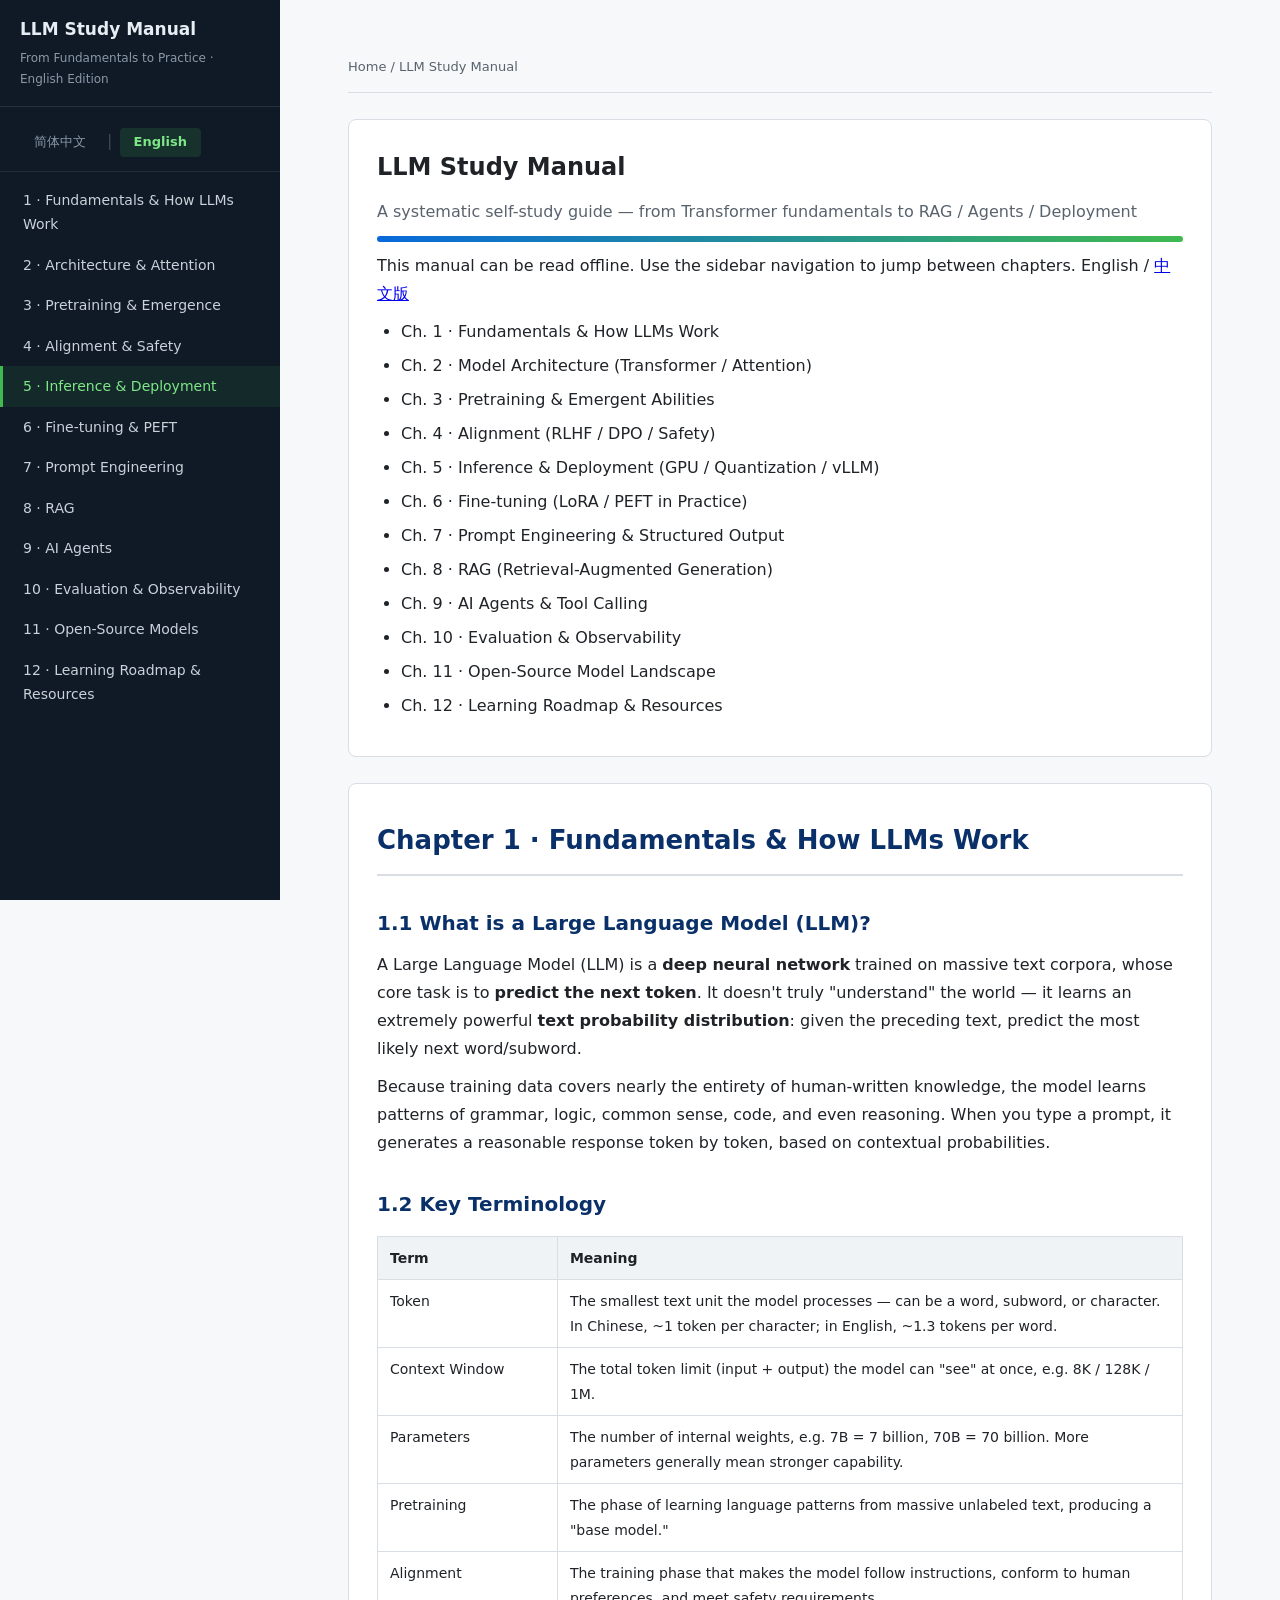
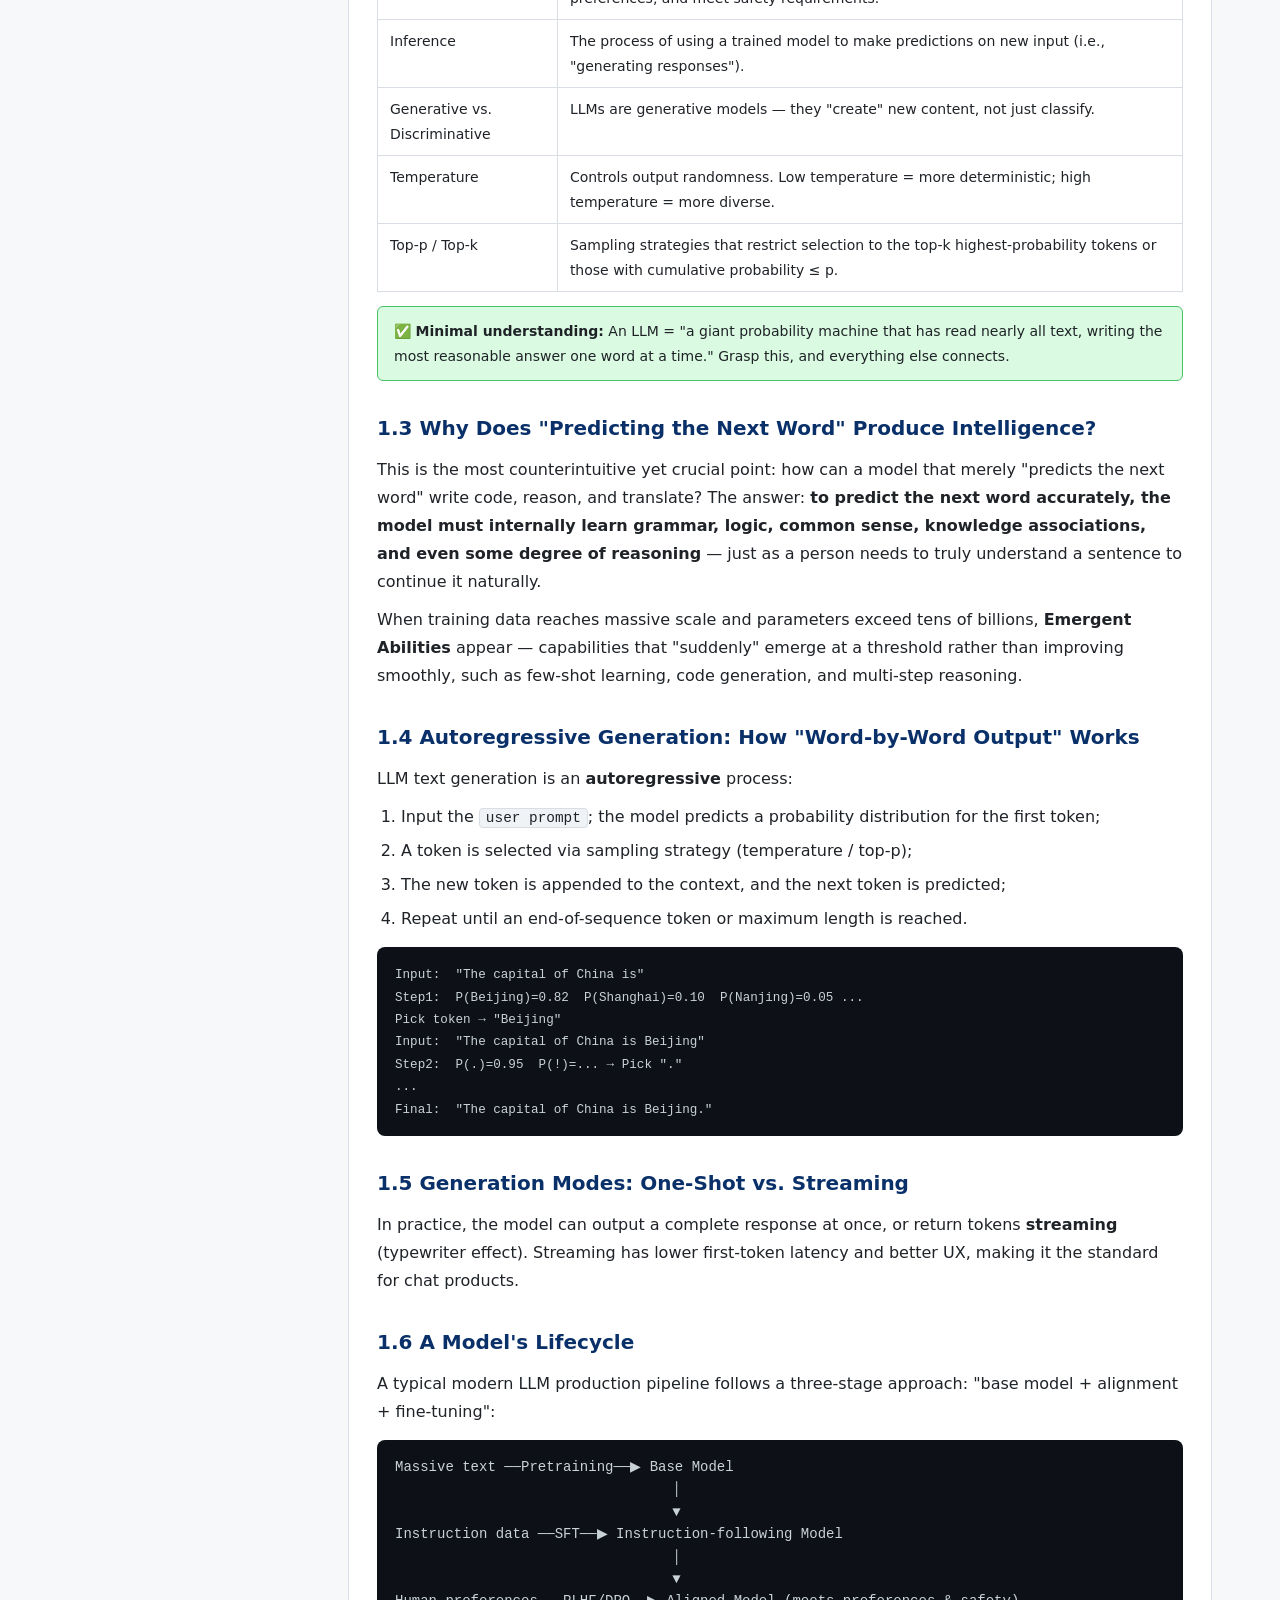
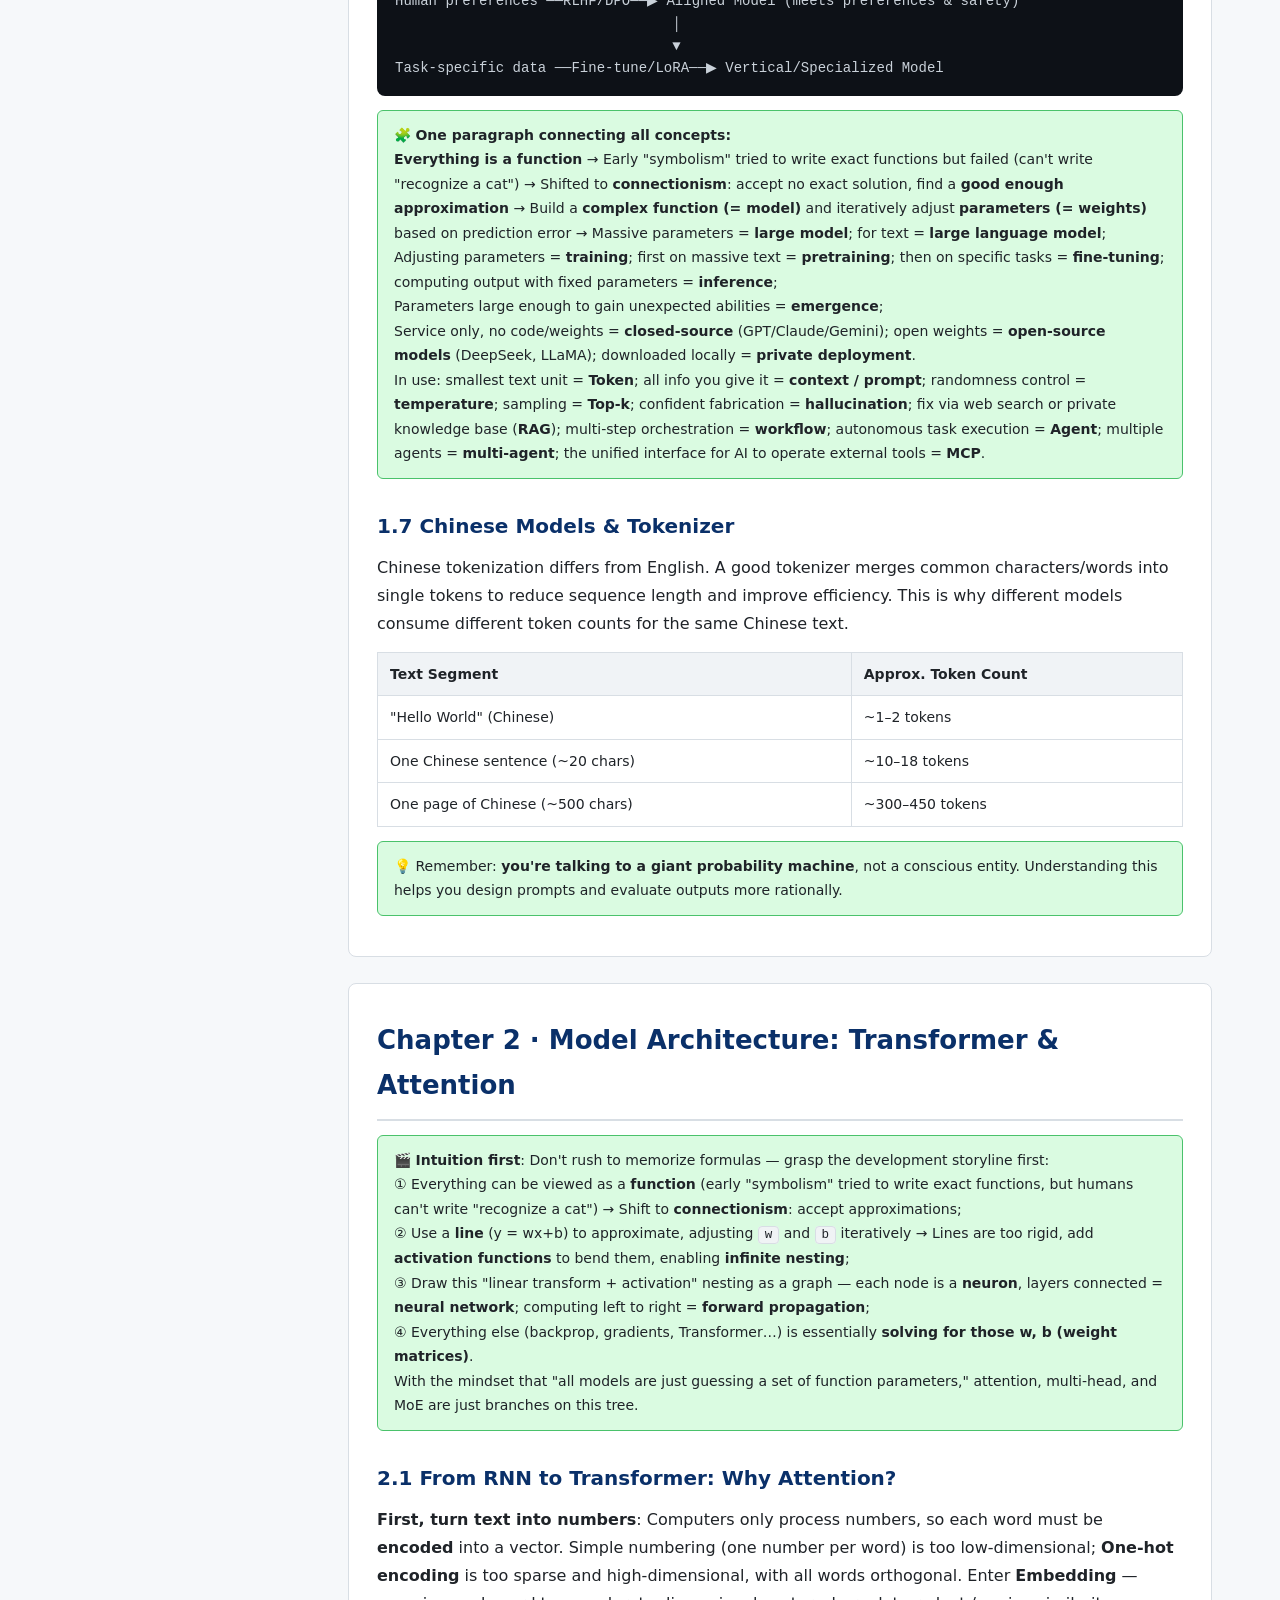
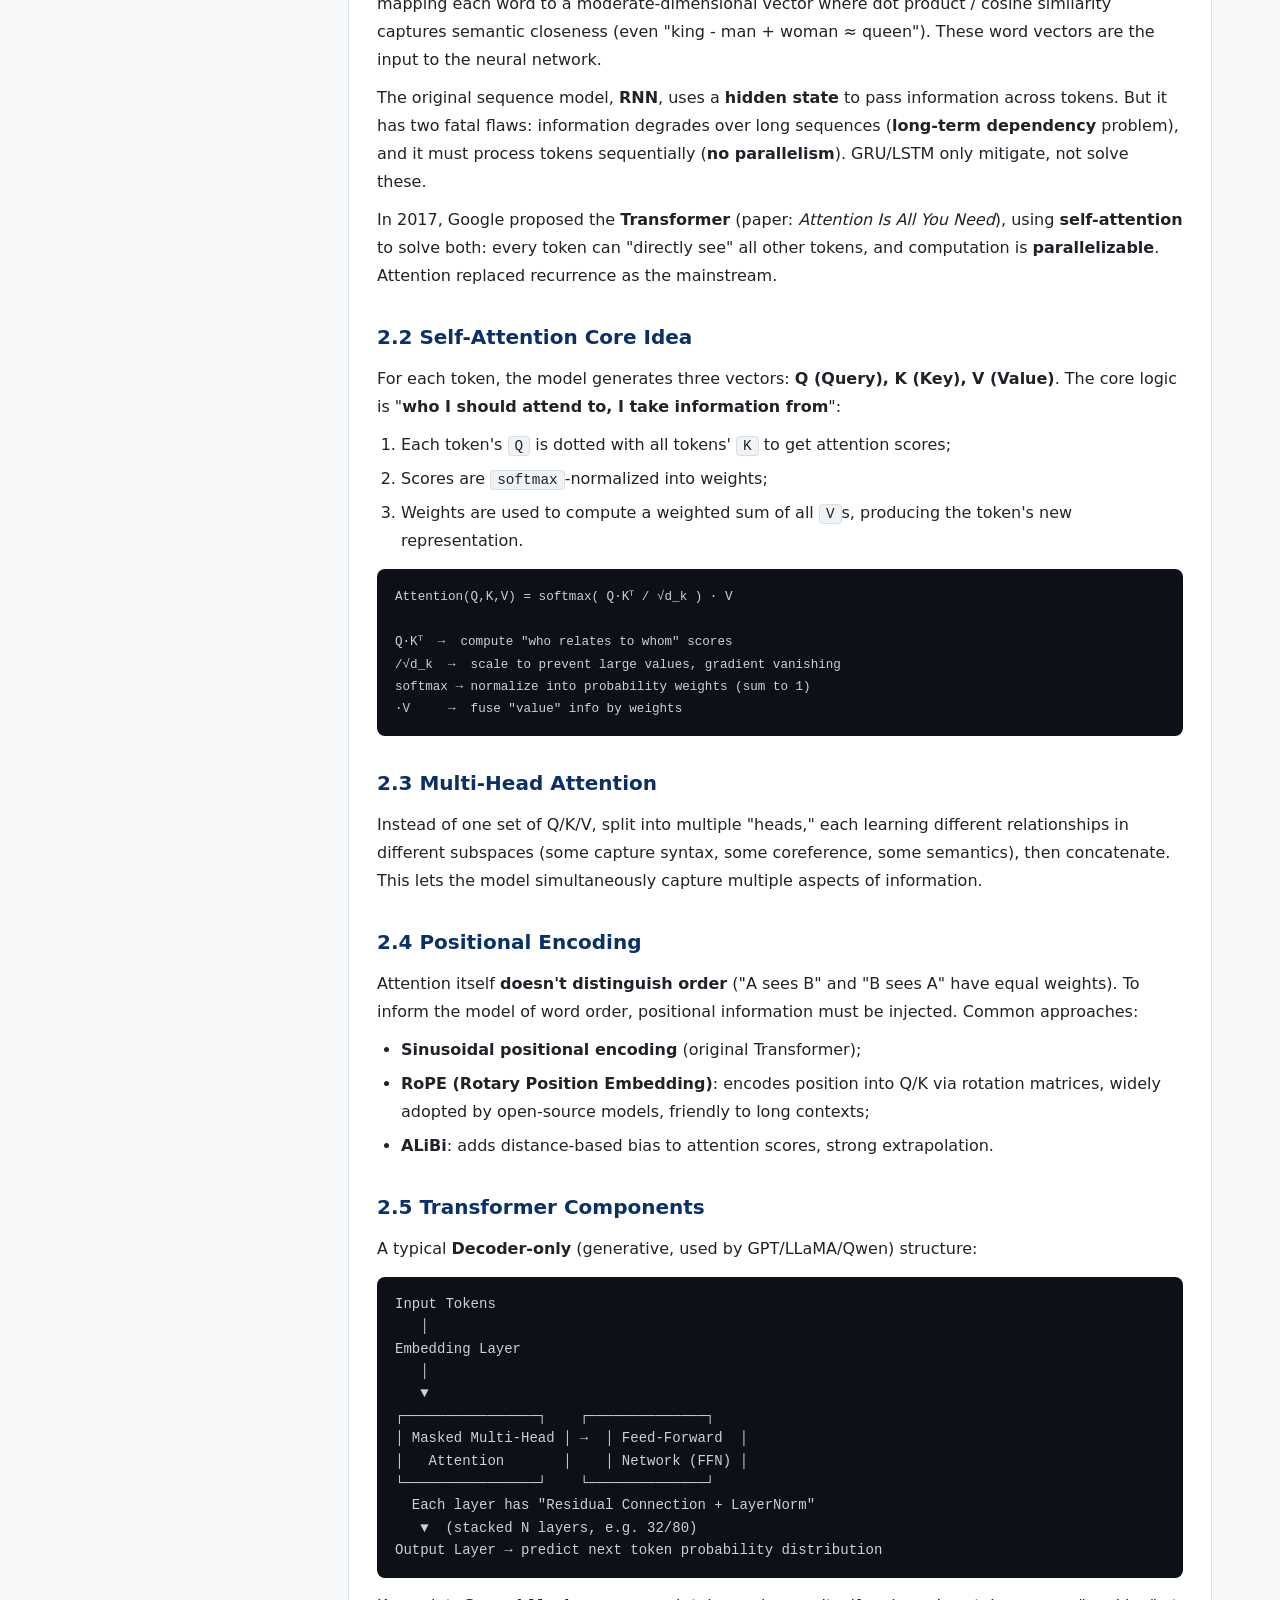
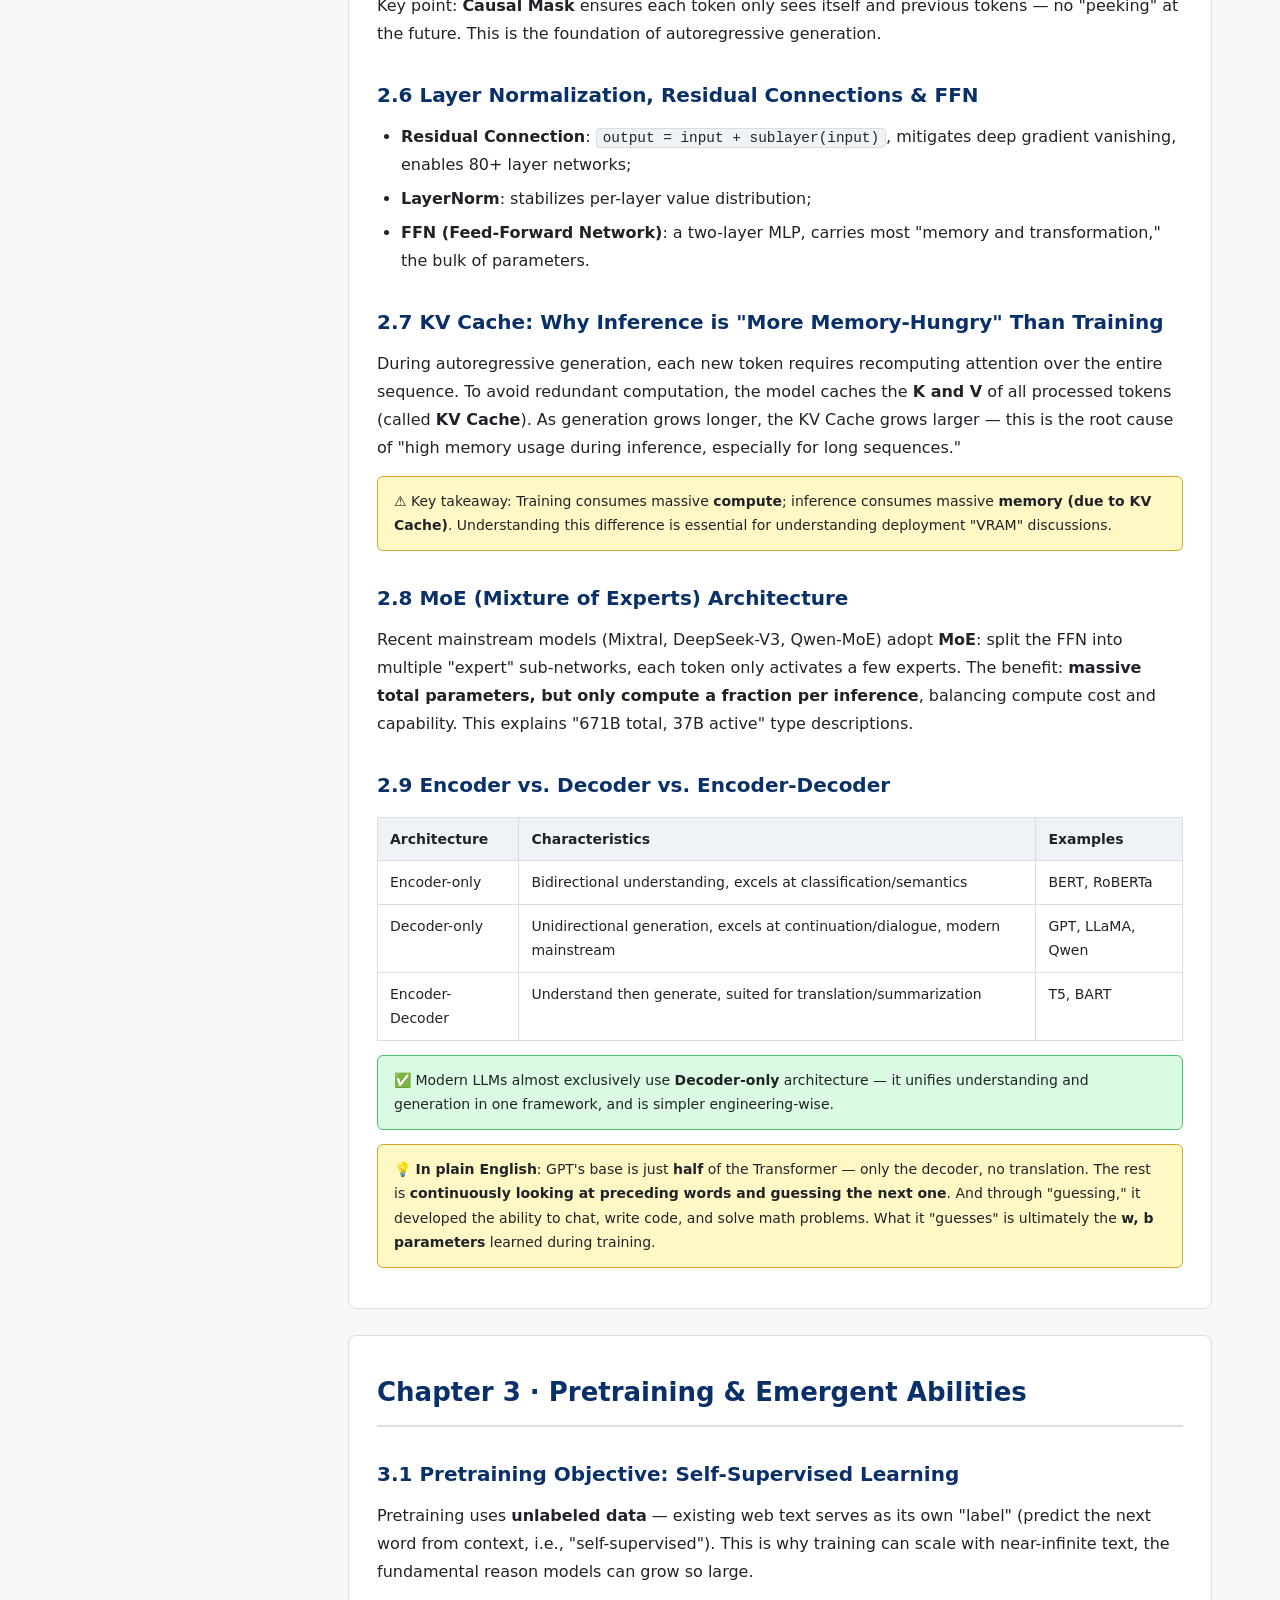
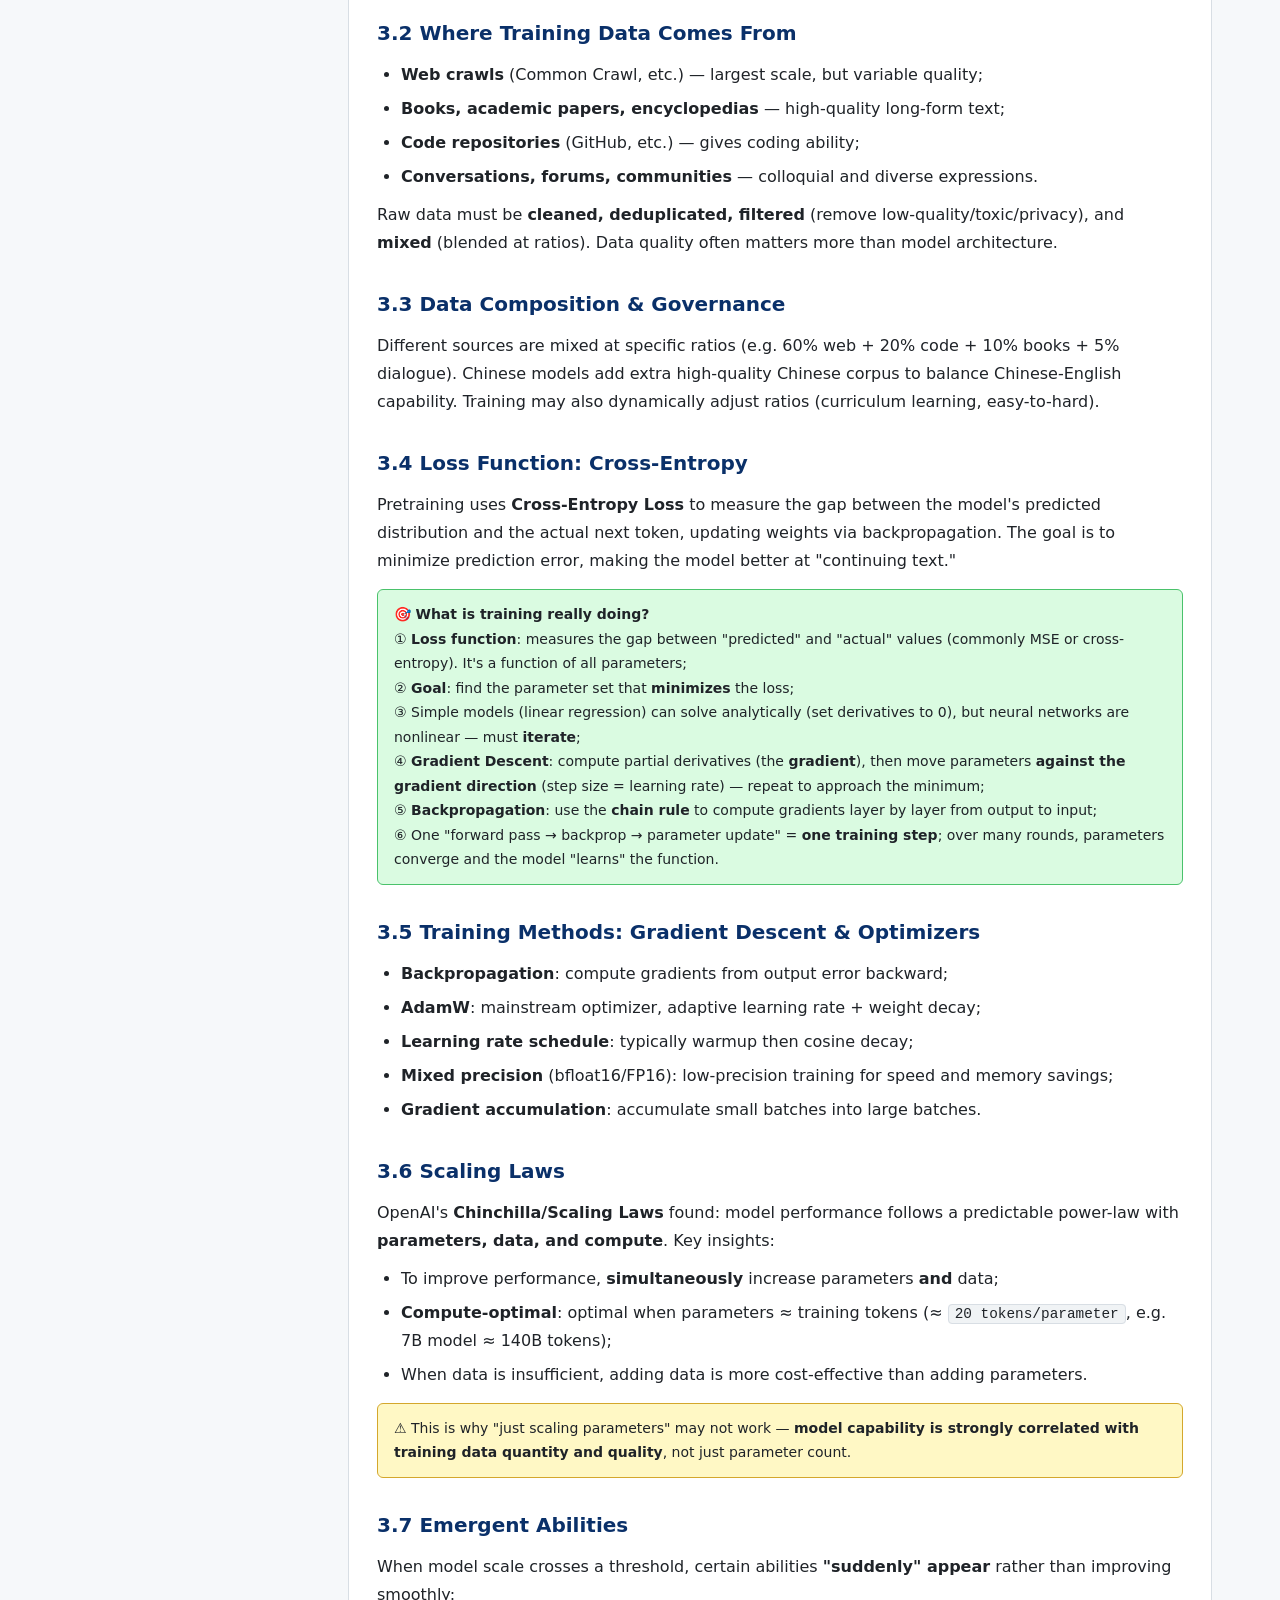
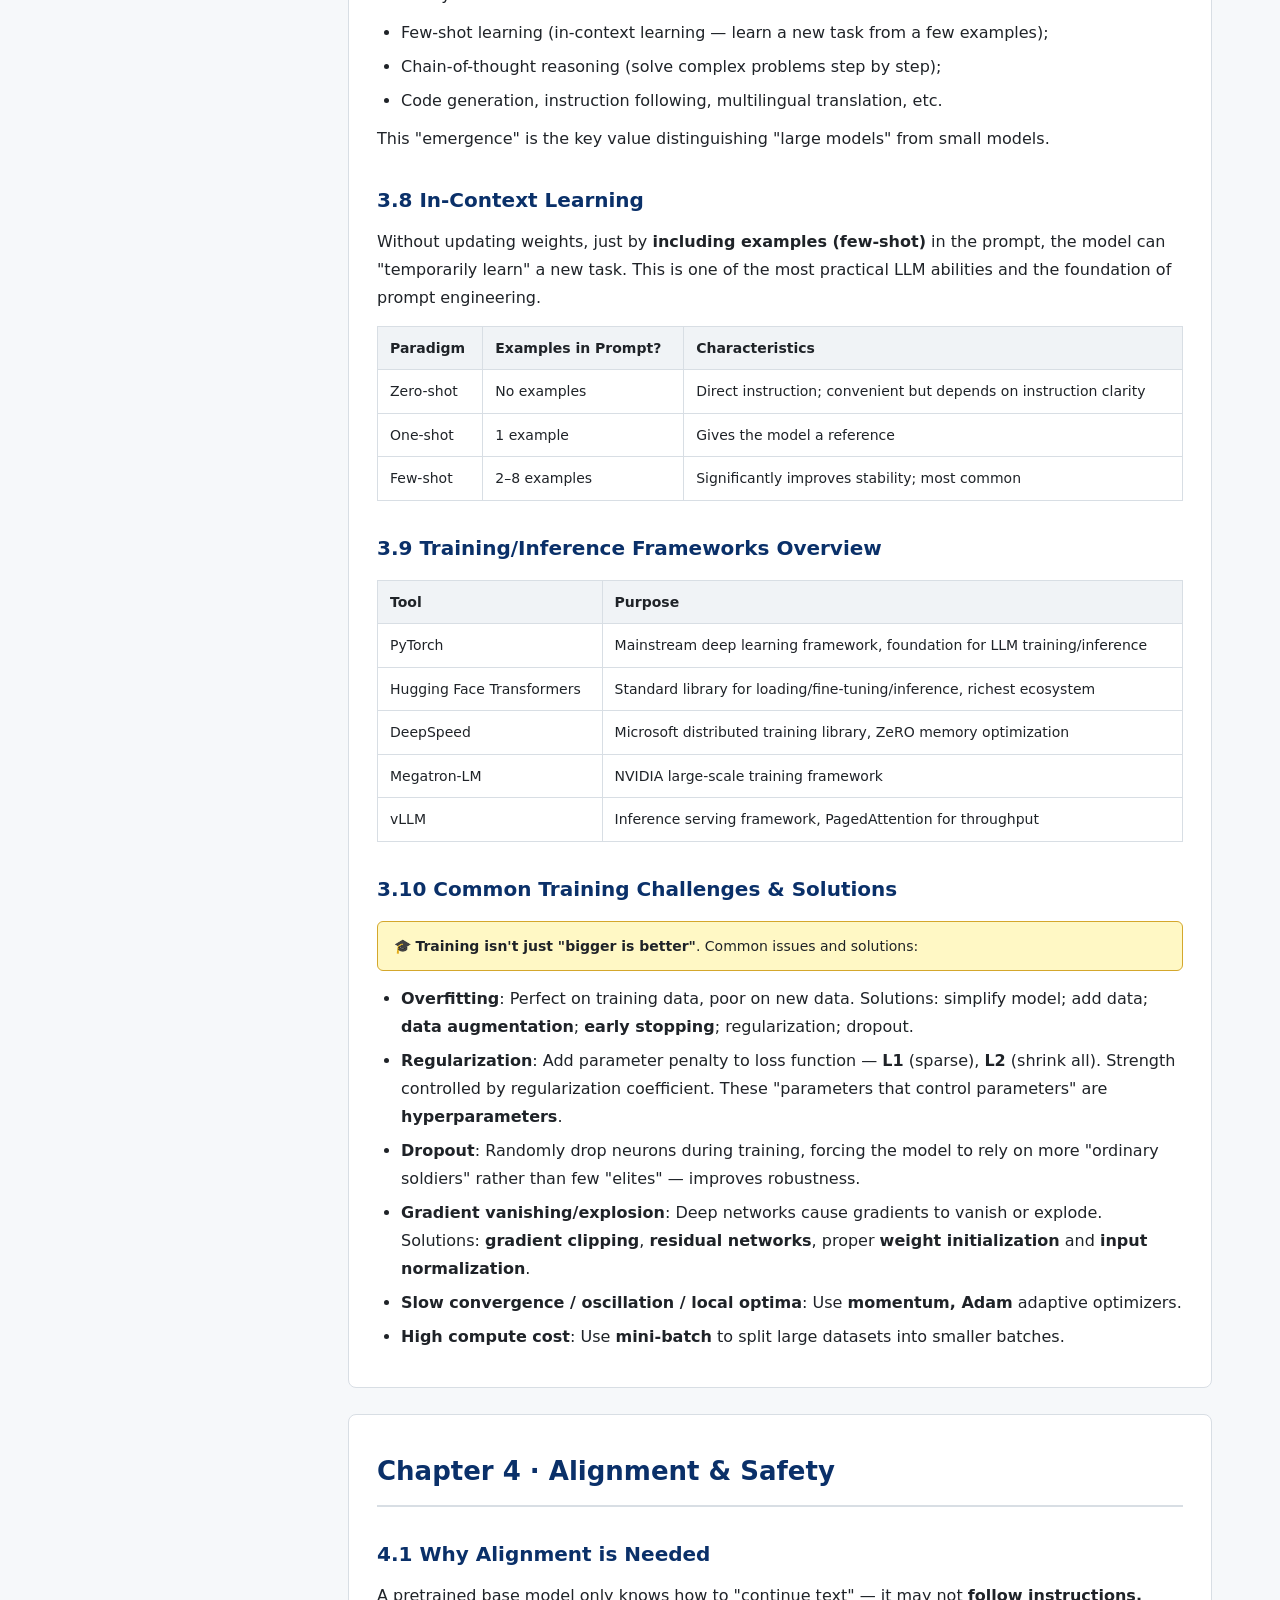
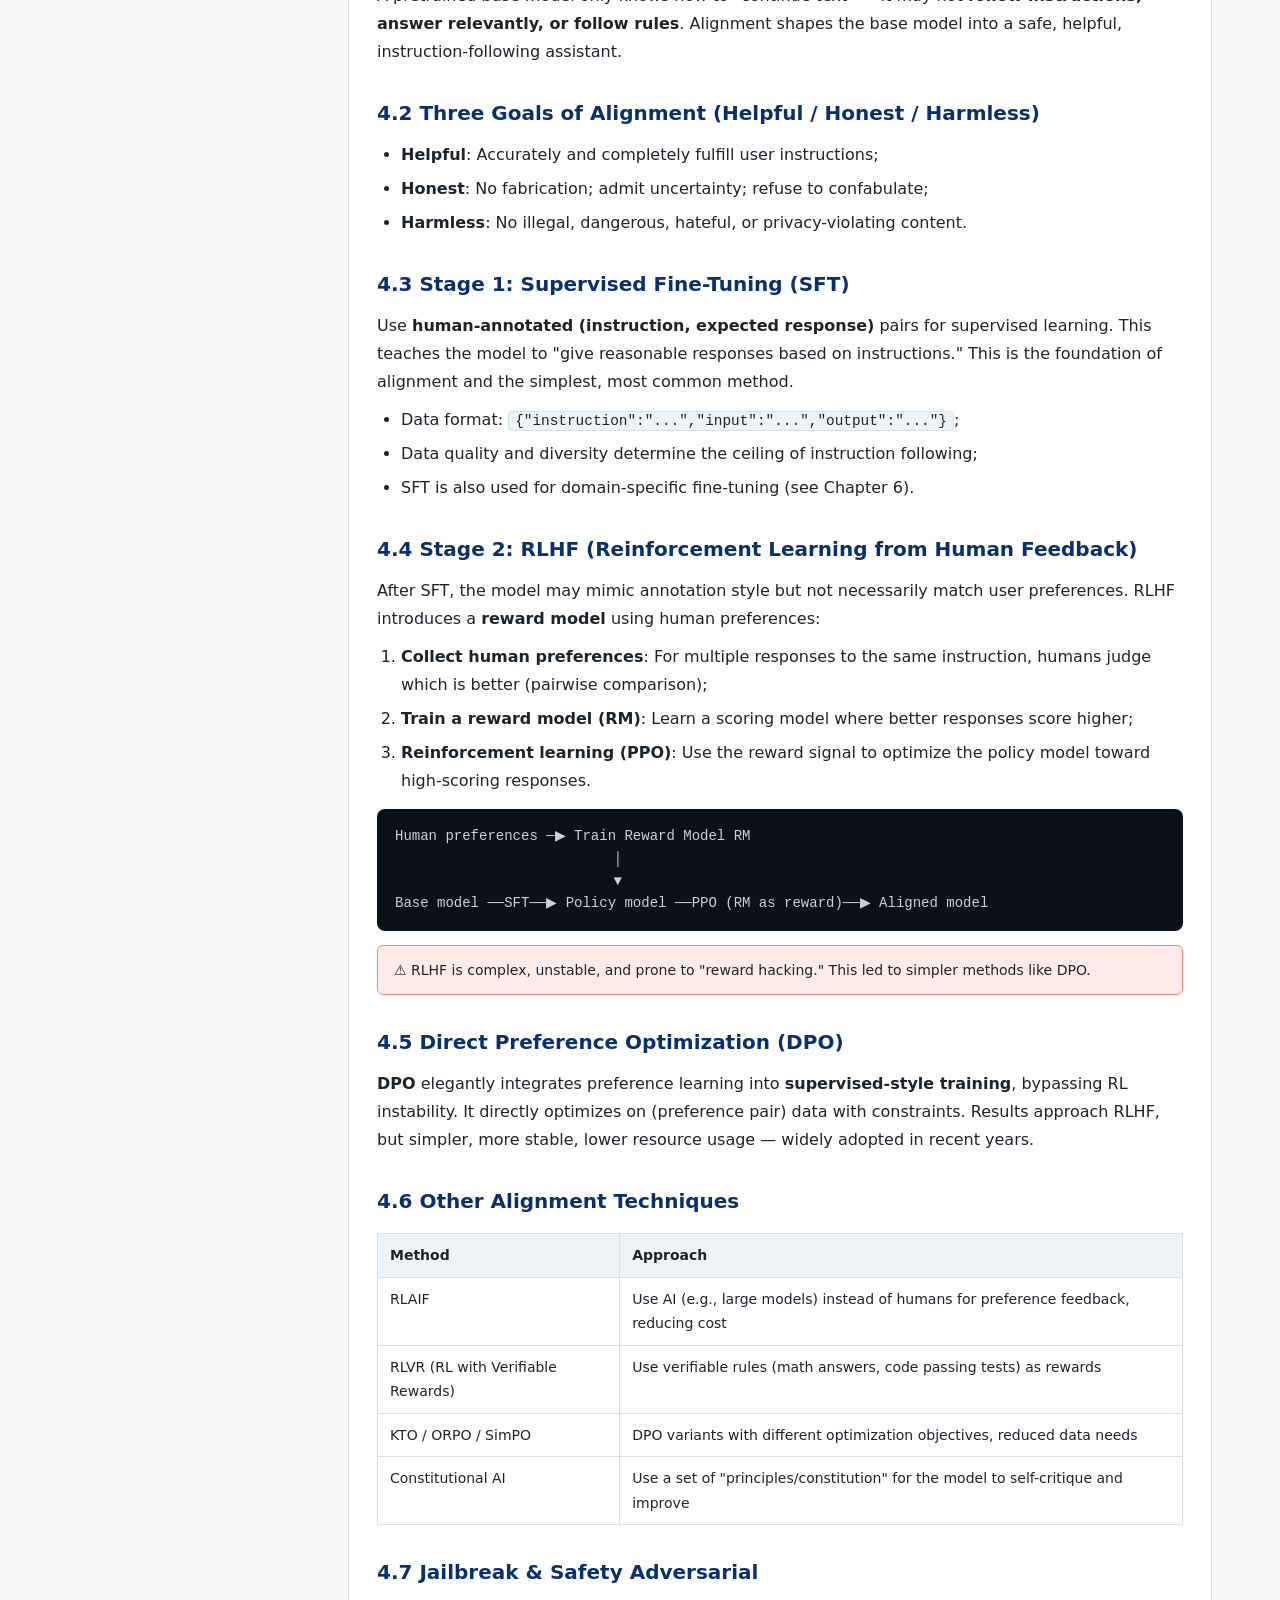
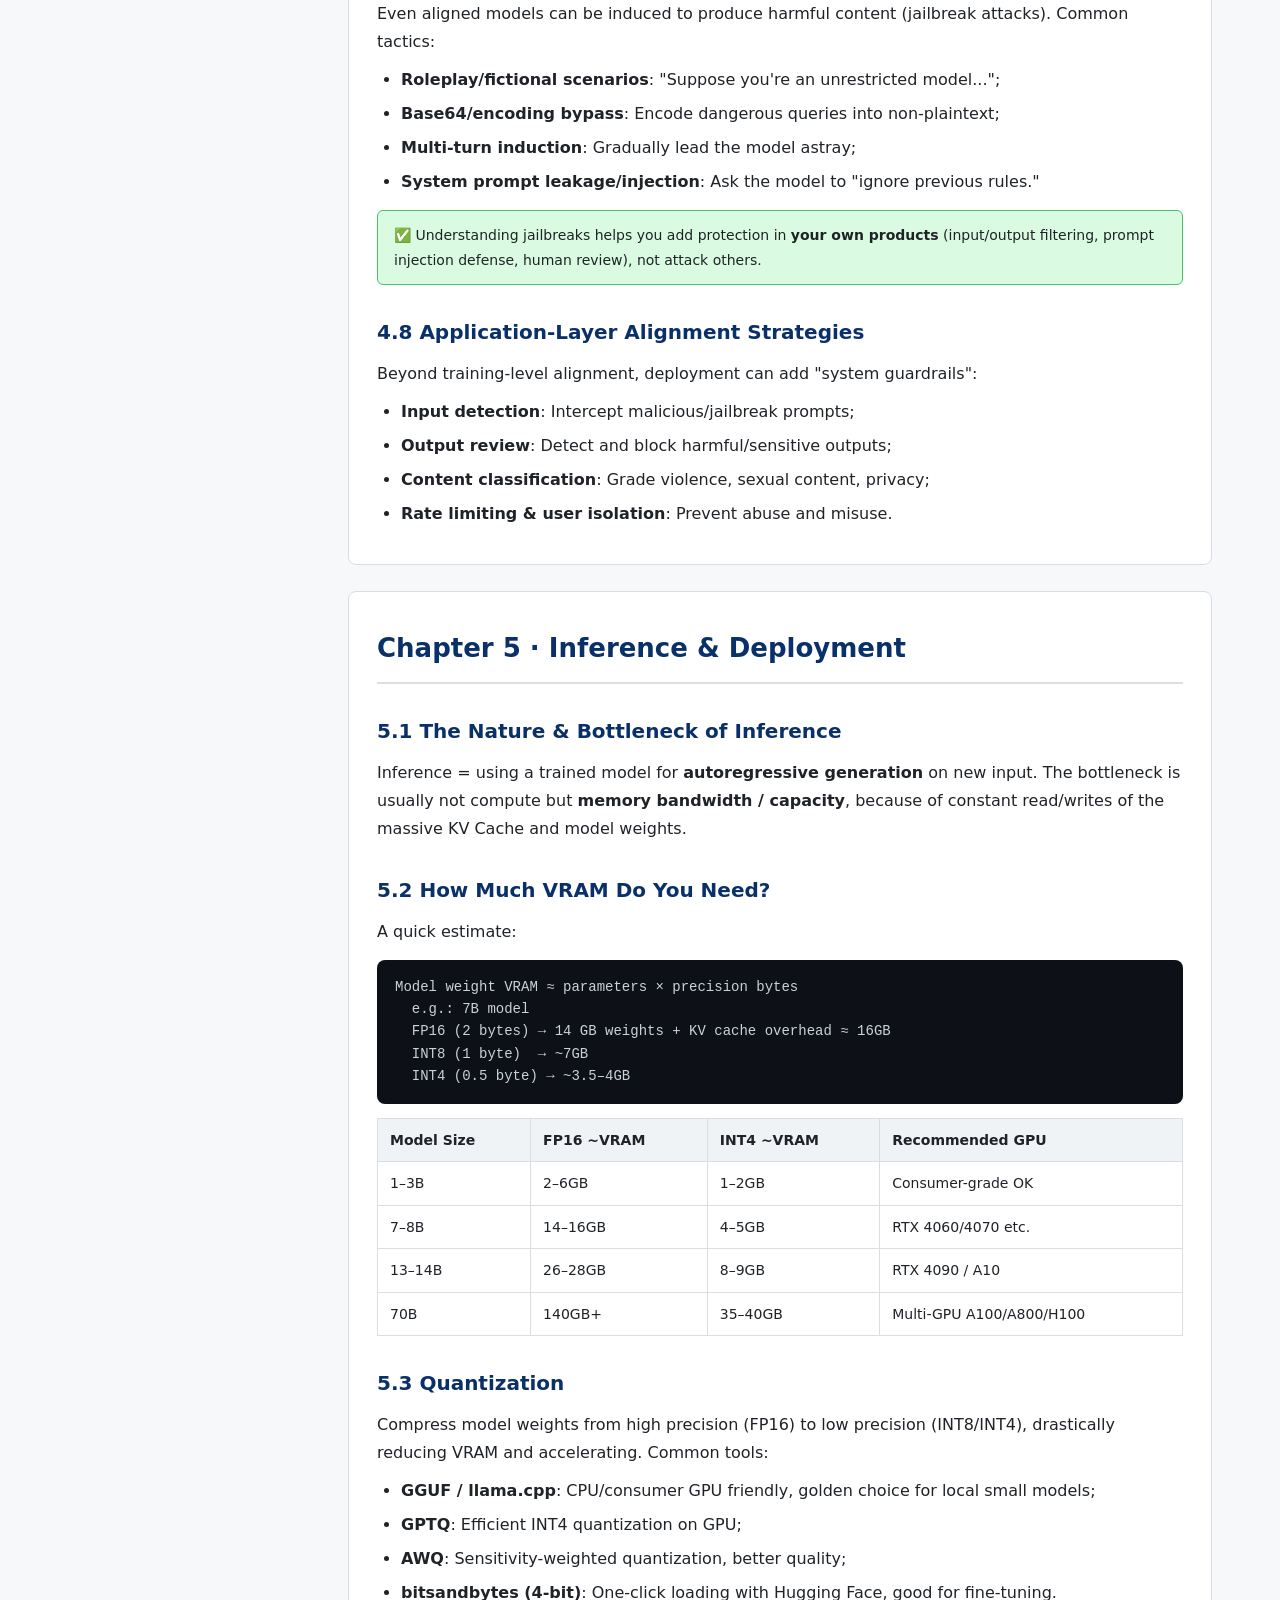
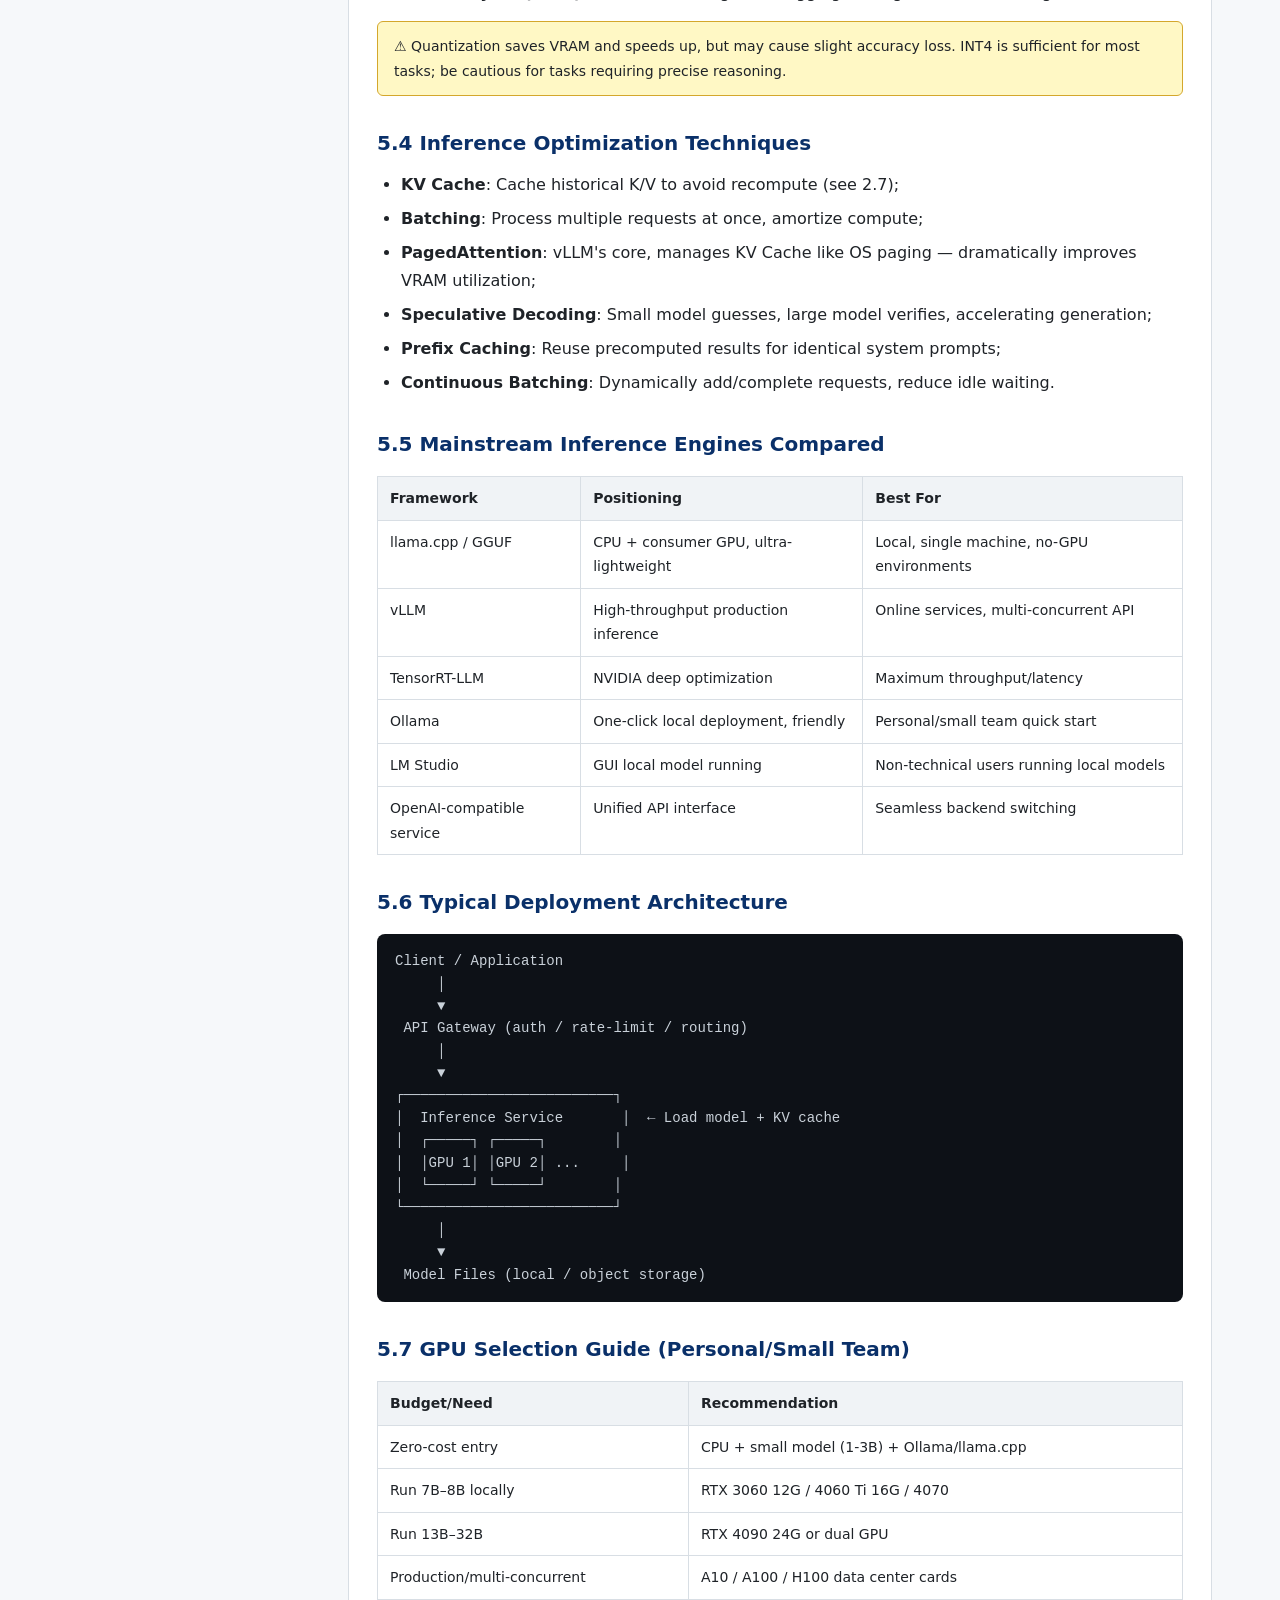
<file: index_en.html>
<!DOCTYPE html>
<html lang="en">
<head>
<meta charset="UTF-8">
<meta name="viewport" content="width=device-width, initial-scale=1.0">
<title>LLM Study Manual · From Fundamentals to Practice</title>
<link rel="stylesheet" href="assets/css/style.css">
</head>
<body>
<div class="layout">
  <!-- ============ Sidebar ============ -->
  <aside class="sidebar">
    <div class="brand">
      <h1>LLM Study Manual</h1>
      <p>From Fundamentals to Practice · English Edition</p>
    </div>
    <div class="lang-switch">
      <a href="./index.html">简体中文</a>
      <span class="sep">|</span>
      <a href="./index_en.html" class="active">English</a>
    </div>
    <nav id="nav"></nav>
  </aside>

  <!-- ============ Content ============ -->
  <main class="content">
    <div class="topbar">
      <span class="crumbs">Home / LLM Study Manual</span>
      <div class="mobile-lang">
        <a href="./index.html">简体中文</a>
        <span class="sep">|</span>
        <a href="./index_en.html" class="active">English</a>
      </div>
    </div>

    <!-- Cover -->
    <div class="card">
      <h2 style="border:none; margin:0 0 6px">LLM Study Manual</h2>
      <p style="color:var(--muted)">A systematic self-study guide — from Transformer fundamentals to RAG / Agents / Deployment</p>
      <div class="progress"><span style="width:100%"></span></div>
      <p class="toc">This manual can be read offline. Use the sidebar navigation to jump between chapters. English / <a href="./index.html">中文版</a></p>
      <ul>
        <li>Ch. 1 · Fundamentals & How LLMs Work</li>
        <li>Ch. 2 · Model Architecture (Transformer / Attention)</li>
        <li>Ch. 3 · Pretraining & Emergent Abilities</li>
        <li>Ch. 4 · Alignment (RLHF / DPO / Safety)</li>
        <li>Ch. 5 · Inference & Deployment (GPU / Quantization / vLLM)</li>
        <li>Ch. 6 · Fine-tuning (LoRA / PEFT in Practice)</li>
        <li>Ch. 7 · Prompt Engineering & Structured Output</li>
        <li>Ch. 8 · RAG (Retrieval-Augmented Generation)</li>
        <li>Ch. 9 · AI Agents & Tool Calling</li>
        <li>Ch. 10 · Evaluation & Observability</li>
        <li>Ch. 11 · Open-Source Model Landscape</li>
        <li>Ch. 12 · Learning Roadmap & Resources</li>
      </ul>
    </div>

    <section id="ch1">
  <div class="card">
    <h2 class="sec">Chapter 1 · Fundamentals & How LLMs Work</h2>
    <h3 class="sub">1.1 What is a Large Language Model (LLM)?</h3>
    <p>A Large Language Model (LLM) is a <strong>deep neural network</strong> trained on massive text corpora, whose core task is to <b>predict the next token</b>. It doesn't truly "understand" the world — it learns an extremely powerful <b>text probability distribution</b>: given the preceding text, predict the most likely next word/subword.</p>
    <p>Because training data covers nearly the entirety of human-written knowledge, the model learns patterns of grammar, logic, common sense, code, and even reasoning. When you type a prompt, it generates a reasonable response token by token, based on contextual probabilities.</p>

    <h3 class="sub">1.2 Key Terminology</h3>
    <table>
      <tr><th>Term</th><th>Meaning</th></tr>
      <tr><td>Token</td><td>The smallest text unit the model processes — can be a word, subword, or character. In Chinese, ~1 token per character; in English, ~1.3 tokens per word.</td></tr>
      <tr><td>Context Window</td><td>The total token limit (input + output) the model can "see" at once, e.g. 8K / 128K / 1M.</td></tr>
      <tr><td>Parameters</td><td>The number of internal weights, e.g. 7B = 7 billion, 70B = 70 billion. More parameters generally mean stronger capability.</td></tr>
      <tr><td>Pretraining</td><td>The phase of learning language patterns from massive unlabeled text, producing a "base model."</td></tr>
      <tr><td>Alignment</td><td>The training phase that makes the model follow instructions, conform to human preferences, and meet safety requirements.</td></tr>
      <tr><td>Inference</td><td>The process of using a trained model to make predictions on new input (i.e., "generating responses").</td></tr>
      <tr><td>Generative vs. Discriminative</td><td>LLMs are generative models — they "create" new content, not just classify.</td></tr>
      <tr><td>Temperature</td><td>Controls output randomness. Low temperature = more deterministic; high temperature = more diverse.</td></tr>
      <tr><td>Top-p / Top-k</td><td>Sampling strategies that restrict selection to the top-k highest-probability tokens or those with cumulative probability ≤ p.</td></tr>
    </table>

    <div class="tip">✅ <b>Minimal understanding:</b> An LLM = "a giant probability machine that has read nearly all text, writing the most reasonable answer one word at a time." Grasp this, and everything else connects.</div>

    <h3 class="sub">1.3 Why Does "Predicting the Next Word" Produce Intelligence?</h3>
    <p>This is the most counterintuitive yet crucial point: how can a model that merely "predicts the next word" write code, reason, and translate? The answer: <b>to predict the next word accurately, the model must internally learn grammar, logic, common sense, knowledge associations, and even some degree of reasoning</b> — just as a person needs to truly understand a sentence to continue it naturally.</p>
    <p>When training data reaches massive scale and parameters exceed tens of billions, <b>Emergent Abilities</b> appear — capabilities that "suddenly" emerge at a threshold rather than improving smoothly, such as few-shot learning, code generation, and multi-step reasoning.</p>

    <h3 class="sub">1.4 Autoregressive Generation: How "Word-by-Word Output" Works</h3>
    <p>LLM text generation is an <strong>autoregressive</strong> process:</p>
    <ol>
      <li>Input the <code>user prompt</code>; the model predicts a probability distribution for the first token;</li>
      <li>A token is selected via sampling strategy (temperature / top-p);</li>
      <li>The new token is appended to the context, and the next token is predicted;</li>
      <li>Repeat until an end-of-sequence token or maximum length is reached.</li>
    </ol>
    <pre><code>Input:  "The capital of China is"
Step1:  P(Beijing)=0.82  P(Shanghai)=0.10  P(Nanjing)=0.05 ...
Pick token → "Beijing"
Input:  "The capital of China is Beijing"
Step2:  P(.)=0.95  P(!)=... → Pick "."
...
Final:  "The capital of China is Beijing."</code></pre>

    <h3 class="sub">1.5 Generation Modes: One-Shot vs. Streaming</h3>
    <p>In practice, the model can output a complete response at once, or return tokens <strong>streaming</strong> (typewriter effect). Streaming has lower first-token latency and better UX, making it the standard for chat products.</p>

    <h3 class="sub">1.6 A Model's Lifecycle</h3>
    <p>A typical modern LLM production pipeline follows a three-stage approach: "base model + alignment + fine-tuning":</p>
    <pre>Massive text ──Pretraining──▶ Base Model
                                 │
                                 ▼
Instruction data ──SFT──▶ Instruction-following Model
                                 │
                                 ▼
Human preferences ──RLHF/DPO──▶ Aligned Model (meets preferences & safety)
                                 │
                                 ▼
Task-specific data ──Fine-tune/LoRA──▶ Vertical/Specialized Model</pre>

    <div class="tip">🧩 <b>One paragraph connecting all concepts:</b><br>
      <b>Everything is a function</b> → Early "symbolism" tried to write exact functions but failed (can't write "recognize a cat") → Shifted to <b>connectionism</b>: accept no exact solution, find a <b>good enough approximation</b> → Build a <b>complex function (= model)</b> and iteratively adjust <b>parameters (= weights)</b> based on prediction error → Massive parameters = <b>large model</b>; for text = <b>large language model</b>;<br>
      Adjusting parameters = <b>training</b>; first on massive text = <b>pretraining</b>; then on specific tasks = <b>fine-tuning</b>; computing output with fixed parameters = <b>inference</b>;<br>
      Parameters large enough to gain unexpected abilities = <b>emergence</b>;<br>
      Service only, no code/weights = <b>closed-source</b> (GPT/Claude/Gemini); open weights = <b>open-source models</b> (DeepSeek, LLaMA); downloaded locally = <b>private deployment</b>.<br>
      In use: smallest text unit = <b>Token</b>; all info you give it = <b>context / prompt</b>; randomness control = <b>temperature</b>; sampling = <b>Top-k</b>; confident fabrication = <b>hallucination</b>; fix via web search or private knowledge base (<b>RAG</b>); multi-step orchestration = <b>workflow</b>; autonomous task execution = <b>Agent</b>; multiple agents = <b>multi-agent</b>; the unified interface for AI to operate external tools = <b>MCP</b>.</div>
    <h3 class="sub">1.7 Chinese Models & Tokenizer</h3>
    <p>Chinese tokenization differs from English. A good tokenizer merges common characters/words into single tokens to reduce sequence length and improve efficiency. This is why different models consume different token counts for the same Chinese text.</p>
    <table>
      <tr><th>Text Segment</th><th>Approx. Token Count</th></tr>
      <tr><td>"Hello World" (Chinese)</td><td>~1–2 tokens</td></tr>
      <tr><td>One Chinese sentence (~20 chars)</td><td>~10–18 tokens</td></tr>
      <tr><td>One page of Chinese (~500 chars)</td><td>~300–450 tokens</td></tr>
    </table>

    <div class="tip">💡 Remember: <b>you're talking to a giant probability machine</b>, not a conscious entity. Understanding this helps you design prompts and evaluate outputs more rationally.</div>
  </div>
</section>
    <section id="ch2">
  <div class="card">
    <h2 class="sec">Chapter 2 · Model Architecture: Transformer & Attention</h2>
    <div class="tip">🎬 <b>Intuition first</b>: Don't rush to memorize formulas — grasp the development storyline first:<br>
      ① Everything can be viewed as a <b>function</b> (early "symbolism" tried to write exact functions, but humans can't write "recognize a cat") → Shift to <b>connectionism</b>: accept approximations;<br>
      ② Use a <b>line</b> (y = wx+b) to approximate, adjusting <code>w</code> and <code>b</code> iteratively → Lines are too rigid, add <b>activation functions</b> to bend them, enabling <b>infinite nesting</b>;<br>
      ③ Draw this "linear transform + activation" nesting as a graph — each node is a <b>neuron</b>, layers connected = <b>neural network</b>; computing left to right = <b>forward propagation</b>;<br>
      ④ Everything else (backprop, gradients, Transformer…) is essentially <b>solving for those w, b (weight matrices)</b>.<br>
      With the mindset that "all models are just guessing a set of function parameters," attention, multi-head, and MoE are just branches on this tree.</div>
    <h3 class="sub">2.1 From RNN to Transformer: Why Attention?</h3>
    <p><b>First, turn text into numbers</b>: Computers only process numbers, so each word must be <b>encoded</b> into a vector. Simple numbering (one number per word) is too low-dimensional; <b>One-hot encoding</b> is too sparse and high-dimensional, with all words orthogonal. Enter <b>Embedding</b> — mapping each word to a moderate-dimensional vector where dot product / cosine similarity captures semantic closeness (even "king - man + woman ≈ queen"). These word vectors are the input to the neural network.</p>
    <p>The original sequence model, <b>RNN</b>, uses a <b>hidden state</b> to pass information across tokens. But it has two fatal flaws: information degrades over long sequences (<b>long-term dependency</b> problem), and it must process tokens sequentially (<b>no parallelism</b>). GRU/LSTM only mitigate, not solve these.</p>
    <p>In 2017, Google proposed the <strong>Transformer</strong> (paper: <em>Attention Is All You Need</em>), using <b>self-attention</b> to solve both: every token can "directly see" all other tokens, and computation is <b>parallelizable</b>. Attention replaced recurrence as the mainstream.</p>

    <h3 class="sub">2.2 Self-Attention Core Idea</h3>
    <p>For each token, the model generates three vectors: <strong>Q (Query), K (Key), V (Value)</strong>. The core logic is "<b>who I should attend to, I take information from</b>":</p>
    <ol>
      <li>Each token's <code>Q</code> is dotted with all tokens' <code>K</code> to get attention scores;</li>
      <li>Scores are <code>softmax</code>-normalized into weights;</li>
      <li>Weights are used to compute a weighted sum of all <code>V</code>s, producing the token's new representation.</li>
    </ol>
    <pre><code>Attention(Q,K,V) = softmax( Q·Kᵀ / √d_k ) · V

Q·Kᵀ  →  compute "who relates to whom" scores
/√d_k  →  scale to prevent large values, gradient vanishing
softmax → normalize into probability weights (sum to 1)
·V     →  fuse "value" info by weights</code></pre>

    <h3 class="sub">2.3 Multi-Head Attention</h3>
    <p>Instead of one set of Q/K/V, split into multiple "heads," each learning different relationships in different subspaces (some capture syntax, some coreference, some semantics), then concatenate. This lets the model simultaneously capture multiple aspects of information.</p>

    <h3 class="sub">2.4 Positional Encoding</h3>
    <p>Attention itself <b>doesn't distinguish order</b> ("A sees B" and "B sees A" have equal weights). To inform the model of word order, positional information must be injected. Common approaches:</p>
    <ul>
      <li><b>Sinusoidal positional encoding</b> (original Transformer);</li>
      <li><b>RoPE (Rotary Position Embedding)</b>: encodes position into Q/K via rotation matrices, widely adopted by open-source models, friendly to long contexts;</li>
      <li><b>ALiBi</b>: adds distance-based bias to attention scores, strong extrapolation.</li>
    </ul>

    <h3 class="sub">2.5 Transformer Components</h3>
    <p>A typical <b>Decoder-only</b> (generative, used by GPT/LLaMA/Qwen) structure:</p>
    <pre>Input Tokens
   │
Embedding Layer
   │
   ▼
┌────────────────┐    ┌──────────────┐
│ Masked Multi-Head │ →  │ Feed-Forward  │
│   Attention       │    │ Network (FFN) │
└────────────────┘    └──────────────┘
  Each layer has "Residual Connection + LayerNorm"
   ▼  (stacked N layers, e.g. 32/80)
Output Layer → predict next token probability distribution</pre>
    <p>Key point: <b>Causal Mask</b> ensures each token only sees itself and previous tokens — no "peeking" at the future. This is the foundation of autoregressive generation.</p>

    <h3 class="sub">2.6 Layer Normalization, Residual Connections & FFN</h3>
    <ul>
      <li><b>Residual Connection</b>: <code>output = input + sublayer(input)</code>, mitigates deep gradient vanishing, enables 80+ layer networks;</li>
      <li><b>LayerNorm</b>: stabilizes per-layer value distribution;</li>
      <li><b>FFN (Feed-Forward Network)</b>: a two-layer MLP, carries most "memory and transformation," the bulk of parameters.</li>
    </ul>

    <h3 class="sub">2.7 KV Cache: Why Inference is "More Memory-Hungry" Than Training</h3>
    <p>During autoregressive generation, each new token requires recomputing attention over the entire sequence. To avoid redundant computation, the model caches the <b>K and V</b> of all processed tokens (called <b>KV Cache</b>). As generation grows longer, the KV Cache grows larger — this is the root cause of "high memory usage during inference, especially for long sequences."</p>
    <div class="note">⚠️ Key takeaway: Training consumes massive <strong>compute</strong>; inference consumes massive <strong>memory (due to KV Cache)</strong>. Understanding this difference is essential for understanding deployment "VRAM" discussions.</div>

    <h3 class="sub">2.8 MoE (Mixture of Experts) Architecture</h3>
    <p>Recent mainstream models (Mixtral, DeepSeek-V3, Qwen-MoE) adopt <b>MoE</b>: split the FFN into multiple "expert" sub-networks, each token only activates a few experts. The benefit: <b>massive total parameters, but only compute a fraction per inference</b>, balancing compute cost and capability. This explains "671B total, 37B active" type descriptions.</p>

    <h3 class="sub">2.9 Encoder vs. Decoder vs. Encoder-Decoder</h3>
    <table>
      <tr><th>Architecture</th><th>Characteristics</th><th>Examples</th></tr>
      <tr><td>Encoder-only</td><td>Bidirectional understanding, excels at classification/semantics</td><td>BERT, RoBERTa</td></tr>
      <tr><td>Decoder-only</td><td>Unidirectional generation, excels at continuation/dialogue, modern mainstream</td><td>GPT, LLaMA, Qwen</td></tr>
      <tr><td>Encoder-Decoder</td><td>Understand then generate, suited for translation/summarization</td><td>T5, BART</td></tr>
    </table>
    <div class="tip">✅ Modern LLMs almost exclusively use <b>Decoder-only</b> architecture — it unifies understanding and generation in one framework, and is simpler engineering-wise.</div>
    <div class="note">💡 <b>In plain English</b>: GPT's base is just <b>half</b> of the Transformer — only the decoder, no translation. The rest is <b>continuously looking at preceding words and guessing the next one</b>. And through "guessing," it developed the ability to chat, write code, and solve math problems. What it "guesses" is ultimately the <b>w, b parameters</b> learned during training.</div>
  </div>
</section>

    <section id="ch3">
  <div class="card">
    <h2 class="sec">Chapter 3 · Pretraining & Emergent Abilities</h2>
    <h3 class="sub">3.1 Pretraining Objective: Self-Supervised Learning</h3>
    <p>Pretraining uses <b>unlabeled data</b> — existing web text serves as its own "label" (predict the next word from context, i.e., "self-supervised"). This is why training can scale with near-infinite text, the fundamental reason models can grow so large.</p>

    <h3 class="sub">3.2 Where Training Data Comes From</h3>
    <ul>
      <li><strong>Web crawls</strong> (Common Crawl, etc.) — largest scale, but variable quality;</li>
      <li><strong>Books, academic papers, encyclopedias</strong> — high-quality long-form text;</li>
      <li><strong>Code repositories</strong> (GitHub, etc.) — gives coding ability;</li>
      <li><strong>Conversations, forums, communities</strong> — colloquial and diverse expressions.</li>
    </ul>
    <p>Raw data must be <b>cleaned, deduplicated, filtered</b> (remove low-quality/toxic/privacy), and <b>mixed</b> (blended at ratios). Data quality often matters more than model architecture.</p>

    <h3 class="sub">3.3 Data Composition & Governance</h3>
    <p>Different sources are mixed at specific ratios (e.g. 60% web + 20% code + 10% books + 5% dialogue). Chinese models add extra high-quality Chinese corpus to balance Chinese-English capability. Training may also dynamically adjust ratios (curriculum learning, easy-to-hard).</p>

    <h3 class="sub">3.4 Loss Function: Cross-Entropy</h3>
    <p>Pretraining uses <b>Cross-Entropy Loss</b> to measure the gap between the model's predicted distribution and the actual next token, updating weights via backpropagation. The goal is to minimize prediction error, making the model better at "continuing text."</p>
    <div class="tip">🎯 <b>What is training really doing?</b><br>
      ① <b>Loss function</b>: measures the gap between "predicted" and "actual" values (commonly MSE or cross-entropy). It's a function of all parameters;<br>
      ② <b>Goal</b>: find the parameter set that <b>minimizes</b> the loss;<br>
      ③ Simple models (linear regression) can solve analytically (set derivatives to 0), but neural networks are nonlinear — must <b>iterate</b>;<br>
      ④ <b>Gradient Descent</b>: compute partial derivatives (the <b>gradient</b>), then move parameters <b>against the gradient direction</b> (step size = learning rate) — repeat to approach the minimum;<br>
      ⑤ <b>Backpropagation</b>: use the <b>chain rule</b> to compute gradients layer by layer from output to input;<br>
      ⑥ One "forward pass → backprop → parameter update" = <b>one training step</b>; over many rounds, parameters converge and the model "learns" the function.</div>

    <h3 class="sub">3.5 Training Methods: Gradient Descent & Optimizers</h3>
    <ul>
      <li><b>Backpropagation</b>: compute gradients from output error backward;</li>
      <li><b>AdamW</b>: mainstream optimizer, adaptive learning rate + weight decay;</li>
      <li><b>Learning rate schedule</b>: typically warmup then cosine decay;</li>
      <li><b>Mixed precision</b> (bfloat16/FP16): low-precision training for speed and memory savings;</li>
      <li><b>Gradient accumulation</b>: accumulate small batches into large batches.</li>
    </ul>

    <h3 class="sub">3.6 Scaling Laws</h3>
    <p>OpenAI's <b>Chinchilla/Scaling Laws</b> found: model performance follows a predictable power-law with <b>parameters, data, and compute</b>. Key insights:</p>
    <ul>
      <li>To improve performance, <b>simultaneously</b> increase parameters <b>and</b> data;</li>
      <li><b>Compute-optimal</b>: optimal when parameters ≈ training tokens (≈ <code>20 tokens/parameter</code>, e.g. 7B model ≈ 140B tokens);</li>
      <li>When data is insufficient, adding data is more cost-effective than adding parameters.</li>
    </ul>
    <div class="note">⚠️ This is why "just scaling parameters" may not work — <b>model capability is strongly correlated with training data quantity and quality</b>, not just parameter count.</div>

    <h3 class="sub">3.7 Emergent Abilities</h3>
    <p>When model scale crosses a threshold, certain abilities <b>"suddenly" appear</b> rather than improving smoothly:</p>
    <ul>
      <li>Few-shot learning (in-context learning — learn a new task from a few examples);</li>
      <li>Chain-of-thought reasoning (solve complex problems step by step);</li>
      <li>Code generation, instruction following, multilingual translation, etc.</li>
    </ul>
    <p>This "emergence" is the key value distinguishing "large models" from small models.</p>

    <h3 class="sub">3.8 In-Context Learning</h3>
    <p>Without updating weights, just by <b>including examples (few-shot)</b> in the prompt, the model can "temporarily learn" a new task. This is one of the most practical LLM abilities and the foundation of prompt engineering.</p>
    <table>
      <tr><th>Paradigm</th><th>Examples in Prompt?</th><th>Characteristics</th></tr>
      <tr><td>Zero-shot</td><td>No examples</td><td>Direct instruction; convenient but depends on instruction clarity</td></tr>
      <tr><td>One-shot</td><td>1 example</td><td>Gives the model a reference</td></tr>
      <tr><td>Few-shot</td><td>2–8 examples</td><td>Significantly improves stability; most common</td></tr>
    </table>

    <h3 class="sub">3.9 Training/Inference Frameworks Overview</h3>
    <table>
      <tr><th>Tool</th><th>Purpose</th></tr>
      <tr><td>PyTorch</td><td>Mainstream deep learning framework, foundation for LLM training/inference</td></tr>
      <tr><td>Hugging Face Transformers</td><td>Standard library for loading/fine-tuning/inference, richest ecosystem</td></tr>
      <tr><td>DeepSpeed</td><td>Microsoft distributed training library, ZeRO memory optimization</td></tr>
      <tr><td>Megatron-LM</td><td>NVIDIA large-scale training framework</td></tr>
      <tr><td>vLLM</td><td>Inference serving framework, PagedAttention for throughput</td></tr>
    </table>

    <h3 class="sub">3.10 Common Training Challenges & Solutions</h3>
    <div class="note">🎓 <b>Training isn't just "bigger is better"</b>. Common issues and solutions:</div>
    <ul>
      <li><b>Overfitting</b>: Perfect on training data, poor on new data. Solutions: simplify model; add data; <b>data augmentation</b>; <b>early stopping</b>; regularization; dropout.</li>
      <li><b>Regularization</b>: Add parameter penalty to loss function — <b>L1</b> (sparse), <b>L2</b> (shrink all). Strength controlled by regularization coefficient. These "parameters that control parameters" are <b>hyperparameters</b>.</li>
      <li><b>Dropout</b>: Randomly drop neurons during training, forcing the model to rely on more "ordinary soldiers" rather than few "elites" — improves robustness.</li>
      <li><b>Gradient vanishing/explosion</b>: Deep networks cause gradients to vanish or explode. Solutions: <b>gradient clipping</b>, <b>residual networks</b>, proper <b>weight initialization</b> and <b>input normalization</b>.</li>
      <li><b>Slow convergence / oscillation / local optima</b>: Use <b>momentum, Adam</b> adaptive optimizers.</li>
      <li><b>High compute cost</b>: Use <b>mini-batch</b> to split large datasets into smaller batches.</li>
    </ul>
  </div>
</section>
    <section id="ch4">
  <div class="card">
    <h2 class="sec">Chapter 4 · Alignment & Safety</h2>
    <h3 class="sub">4.1 Why Alignment is Needed</h3>
    <p>A pretrained base model only knows how to "continue text" — it may not <b>follow instructions, answer relevantly, or follow rules</b>. Alignment shapes the base model into a safe, helpful, instruction-following assistant.</p>

    <h3 class="sub">4.2 Three Goals of Alignment (Helpful / Honest / Harmless)</h3>
    <ul>
      <li><b>Helpful</b>: Accurately and completely fulfill user instructions;</li>
      <li><b>Honest</b>: No fabrication; admit uncertainty; refuse to confabulate;</li>
      <li><b>Harmless</b>: No illegal, dangerous, hateful, or privacy-violating content.</li>
    </ul>

    <h3 class="sub">4.3 Stage 1: Supervised Fine-Tuning (SFT)</h3>
    <p>Use <b>human-annotated (instruction, expected response)</b> pairs for supervised learning. This teaches the model to "give reasonable responses based on instructions." This is the foundation of alignment and the simplest, most common method.</p>
    <ul>
      <li>Data format: <code>{"instruction":"...","input":"...","output":"..."}</code>;</li>
      <li>Data quality and diversity determine the ceiling of instruction following;</li>
      <li>SFT is also used for domain-specific fine-tuning (see Chapter 6).</li>
    </ul>

    <h3 class="sub">4.4 Stage 2: RLHF (Reinforcement Learning from Human Feedback)</h3>
    <p>After SFT, the model may mimic annotation style but not necessarily match user preferences. RLHF introduces a <b>reward model</b> using human preferences:</p>
    <ol>
      <li><b>Collect human preferences</b>: For multiple responses to the same instruction, humans judge which is better (pairwise comparison);</li>
      <li><b>Train a reward model (RM)</b>: Learn a scoring model where better responses score higher;</li>
      <li><b>Reinforcement learning (PPO)</b>: Use the reward signal to optimize the policy model toward high-scoring responses.</li>
    </ol>
    <pre>Human preferences ─▶ Train Reward Model RM
                          │
                          ▼
Base model ──SFT──▶ Policy model ──PPO (RM as reward)──▶ Aligned model</pre>
    <div class="warn">⚠️ RLHF is complex, unstable, and prone to "reward hacking." This led to simpler methods like DPO.</div>

    <h3 class="sub">4.5 Direct Preference Optimization (DPO)</h3>
    <p><b>DPO</b> elegantly integrates preference learning into <b>supervised-style training</b>, bypassing RL instability. It directly optimizes on (preference pair) data with constraints. Results approach RLHF, but simpler, more stable, lower resource usage — widely adopted in recent years.</p>

    <h3 class="sub">4.6 Other Alignment Techniques</h3>
    <table>
      <tr><th>Method</th><th>Approach</th></tr>
      <tr><td>RLAIF</td><td>Use AI (e.g., large models) instead of humans for preference feedback, reducing cost</td></tr>
      <tr><td>RLVR (RL with Verifiable Rewards)</td><td>Use verifiable rules (math answers, code passing tests) as rewards</td></tr>
      <tr><td>KTO / ORPO / SimPO</td><td>DPO variants with different optimization objectives, reduced data needs</td></tr>
      <tr><td>Constitutional AI</td><td>Use a set of "principles/constitution" for the model to self-critique and improve</td></tr>
    </table>

    <h3 class="sub">4.7 Jailbreak & Safety Adversarial</h3>
    <p>Even aligned models can be induced to produce harmful content (jailbreak attacks). Common tactics:</p>
    <ul>
      <li><b>Roleplay/fictional scenarios</b>: "Suppose you're an unrestricted model...";</li>
      <li><b>Base64/encoding bypass</b>: Encode dangerous queries into non-plaintext;</li>
      <li><b>Multi-turn induction</b>: Gradually lead the model astray;</li>
      <li><b>System prompt leakage/injection</b>: Ask the model to "ignore previous rules."</li>
    </ul>
    <div class="tip">✅ Understanding jailbreaks helps you add protection in <b>your own products</b> (input/output filtering, prompt injection defense, human review), not attack others.</div>

    <h3 class="sub">4.8 Application-Layer Alignment Strategies</h3>
    <p>Beyond training-level alignment, deployment can add "system guardrails":</p>
    <ul>
      <li><b>Input detection</b>: Intercept malicious/jailbreak prompts;</li>
      <li><b>Output review</b>: Detect and block harmful/sensitive outputs;</li>
      <li><b>Content classification</b>: Grade violence, sexual content, privacy;</li>
      <li><b>Rate limiting & user isolation</b>: Prevent abuse and misuse.</li>
    </ul>
  </div>
</section>
    <section id="ch5">
  <div class="card">
    <h2 class="sec">Chapter 5 · Inference & Deployment</h2>
    <h3 class="sub">5.1 The Nature & Bottleneck of Inference</h3>
    <p>Inference = using a trained model for <b>autoregressive generation</b> on new input. The bottleneck is usually not compute but <strong>memory bandwidth / capacity</strong>, because of constant read/writes of the massive KV Cache and model weights.</p>

    <h3 class="sub">5.2 How Much VRAM Do You Need?</h3>
    <p>A quick estimate:</p>
    <pre>Model weight VRAM ≈ parameters × precision bytes
  e.g.: 7B model
  FP16 (2 bytes) → 14 GB weights + KV cache overhead ≈ 16GB
  INT8 (1 byte)  → ~7GB
  INT4 (0.5 byte) → ~3.5–4GB</pre>
    <table>
      <tr><th>Model Size</th><th>FP16 ~VRAM</th><th>INT4 ~VRAM</th><th>Recommended GPU</th></tr>
      <tr><td>1–3B</td><td>2–6GB</td><td>1–2GB</td><td>Consumer-grade OK</td></tr>
      <tr><td>7–8B</td><td>14–16GB</td><td>4–5GB</td><td>RTX 4060/4070 etc.</td></tr>
      <tr><td>13–14B</td><td>26–28GB</td><td>8–9GB</td><td>RTX 4090 / A10</td></tr>
      <tr><td>70B</td><td>140GB+</td><td>35–40GB</td><td>Multi-GPU A100/A800/H100</td></tr>
    </table>

    <h3 class="sub">5.3 Quantization</h3>
    <p>Compress model weights from high precision (FP16) to low precision (INT8/INT4), drastically reducing VRAM and accelerating. Common tools:</p>
    <ul>
      <li><b>GGUF / llama.cpp</b>: CPU/consumer GPU friendly, golden choice for local small models;</li>
      <li><b>GPTQ</b>: Efficient INT4 quantization on GPU;</li>
      <li><b>AWQ</b>: Sensitivity-weighted quantization, better quality;</li>
      <li><b>bitsandbytes (4-bit)</b>: One-click loading with Hugging Face, good for fine-tuning.</li>
    </ul>
    <div class="note">⚠️ Quantization saves VRAM and speeds up, but may cause slight accuracy loss. INT4 is sufficient for most tasks; be cautious for tasks requiring precise reasoning.</div>

    <h3 class="sub">5.4 Inference Optimization Techniques</h3>
    <ul>
      <li><b>KV Cache</b>: Cache historical K/V to avoid recompute (see 2.7);</li>
      <li><b>Batching</b>: Process multiple requests at once, amortize compute;</li>
      <li><b>PagedAttention</b>: vLLM's core, manages KV Cache like OS paging — dramatically improves VRAM utilization;</li>
      <li><b>Speculative Decoding</b>: Small model guesses, large model verifies, accelerating generation;</li>
      <li><b>Prefix Caching</b>: Reuse precomputed results for identical system prompts;</li>
      <li><b>Continuous Batching</b>: Dynamically add/complete requests, reduce idle waiting.</li>
    </ul>

    <h3 class="sub">5.5 Mainstream Inference Engines Compared</h3>
    <table>
      <tr><th>Framework</th><th>Positioning</th><th>Best For</th></tr>
      <tr><td>llama.cpp / GGUF</td><td>CPU + consumer GPU, ultra-lightweight</td><td>Local, single machine, no-GPU environments</td></tr>
      <tr><td>vLLM</td><td>High-throughput production inference</td><td>Online services, multi-concurrent API</td></tr>
      <tr><td>TensorRT-LLM</td><td>NVIDIA deep optimization</td><td>Maximum throughput/latency</td></tr>
      <tr><td>Ollama</td><td>One-click local deployment, friendly</td><td>Personal/small team quick start</td></tr>
      <tr><td>LM Studio</td><td>GUI local model running</td><td>Non-technical users running local models</td></tr>
      <tr><td>OpenAI-compatible service</td><td>Unified API interface</td><td>Seamless backend switching</td></tr>
    </table>

    <h3 class="sub">5.6 Typical Deployment Architecture</h3>
    <pre>Client / Application
     │
     ▼
 API Gateway (auth / rate-limit / routing)
     │
     ▼
┌─────────────────────────┐
│  Inference Service       │  ← Load model + KV cache
│  ┌─────┐ ┌─────┐        │
│  │GPU 1│ │GPU 2│ ...     │
│  └─────┘ └─────┘        │
└─────────────────────────┘
     │
     ▼
 Model Files (local / object storage)</pre>

    <h3 class="sub">5.7 GPU Selection Guide (Personal/Small Team)</h3>
    <table>
      <tr><th>Budget/Need</th><th>Recommendation</th></tr>
      <tr><td>Zero-cost entry</td><td>CPU + small model (1-3B) + Ollama/llama.cpp</td></tr>
      <tr><td>Run 7B–8B locally</td><td>RTX 3060 12G / 4060 Ti 16G / 4070</td></tr>
      <tr><td>Run 13B–32B</td><td>RTX 4090 24G or dual GPU</td></tr>
      <tr><td>Production/multi-concurrent</td><td>A10 / A100 / H100 data center cards</td></tr>
    </table>
    <div class="tip">💡 To save money running local small models, <b>Ollama + GGUF</b> is the fastest path. Move to vLLM when you need production-grade throughput.</div>

    <h3 class="sub">5.8 Long Context Challenges</h3>
    <p>Ultra-long context (e.g. 128K–1M) brings: attention computation explosion, KV cache VRAM explosion, and "lost in the middle" attention issues. Solutions:</p>
    <ul>
      <li>RoPE position extrapolation / long-context continued pretraining;</li>
      <li>Sparse attention / sliding window attention;</li>
      <li>Split long text into chunks for retrieval (combine with RAG, see Chapter 8).</li>
    </ul>
  </div>
</section>
    <section id="ch6">
  <div class="card">
    <h2 class="sec">Chapter 6 · Fine-tuning & PEFT</h2>
    <h3 class="sub">6.1 Why Fine-tune?</h3>
    <p>When prompt engineering / RAG can't meet specific needs, fine-tuning — continuing training with <b>domain data</b> — teaches the model specific styles, formats, tasks, or knowledge. Typical scenarios:</p>
    <ul>
      <li>Output strictly follows a specific JSON format / enterprise style;</li>
      <li>Master domain-specific terminology and business logic;</li>
      <li>Continuously learn on private data without long prompts each time.</li>
    </ul>
    <div class="warn">⚠️ Fine-tuning <b>is not a panacea</b>: it mainly changes "behavior/style/minor knowledge" and can't truly "memorize massive new facts" (that's RAG's job, see Chapter 8). Think clearly: fine-tune or RAG?</div>

    <h3 class="sub">6.2 Full Fine-Tuning vs. PEFT</h3>
    <p><b>Full Fine-Tuning</b>: updates all weights, good results but massive VRAM/compute. A 7B model is nearly impossible to full-FT on a single GPU.</p>
    <p><b>PEFT (Parameter-Efficient Fine-Tuning)</b>: only train a small set of new parameters, freeze the original model. Very low cost, near-equivalent results. Mainstream methods:</p>
    <table>
      <tr><th>Method</th><th>Approach</th><th>Characteristics</th></tr>
      <tr><td><b>LoRA</b></td><td>Freeze original weights, inject low-rank trainable matrices</td><td>Mainstream, VRAM-efficient, good results</td></tr>
      <tr><td><b>QLoRA</b></td><td>LoRA + 4-bit quantized base</td><td>Consumer GPUs can fine-tune large models</td></tr>
      <tr><td>Prefix / Prompt Tuning</td><td>Learn a set of trainable prefix vectors</td><td>Minimal change</td></tr>
      <tr><td>Adapter</td><td>Insert small trainable modules</td><td>Similar to LoRA approach</td></tr>
    </table>

    <h3 class="sub">6.3 LoRA Principle</h3>
    <p>LoRA (Low-Rank Adaptation) assumes: weight changes during fine-tuning are "<b>low-rank</b>." So the increment is decomposed into two small matrices:</p>
    <pre>W' = W₀ + ΔW = W₀ + B·A
  W₀: frozen original weight
  A:  small trainable matrix (r × d)
  B:  small trainable matrix (d × r)
  r:  rank (typically 8/16/32), smaller = fewer parameters
  Only A, B are updated; original W₀ is frozen</pre>
    <p>Benefit: after training, only a tiny <code>adapter</code> (a few MB–hundreds of MB) needs saving. Multiple LoRAs can be stacked for different tasks, switched at will.</p>

    <h3 class="sub">6.4 Practice: Fine-tuning with Hugging Face + PEFT</h3>
    <p>Typical minimal workflow (LoRA / QLoRA example):</p>
    <pre><code># 1) Load base model (QLoRA uses 4-bit quantization)
from transformers import AutoModelForCausalLM, AutoTokenizer
from peft import LoraConfig, get_peft_model

model = AutoModelForCausalLM.from_pretrained(
    "Qwen/Qwen2.5-7B-Instruct",
    torch_dtype=torch.bfloat16,
    load_in_4bit=True          # QLoRA key
)
tokenizer = AutoTokenizer.from_pretrained("Qwen/Qwen2.5-7B-Instruct")

# 2) Configure LoRA
lora = LoraConfig(
    r=8, lora_alpha=16, lora_dropout=0.05,
    target_modules=["q_proj","k_proj","v_proj","o_proj"],
    task_type="CAUSAL_LM",
)
model = get_peft_model(model, lora)

# 3) Train with SFTTrainer (data = instruction-response pairs)
from trl import SFTTrainer, DataCollatorForCompletionOnlyLM
trainer = SFTTrainer(
    model=model, train_dataset=dataset,
    args=TrainingArguments(output_dir="./lora_out", per_device_train_batch_size=1),
)
trainer.train()

# 4) Save and merge
model.save_pretrained("./lora_adapter")
merged = model.merge_and_unload()
merged.save_pretrained("./model_merged")</code></pre>

    <h3 class="sub">6.5 Fine-tuning Data Preparation Tips</h3>
    <ul>
      <li><b>Quantity</b>: hundreds–thousands of high-quality samples suffice; don't need massive amounts;</li>
      <li><b>Quality &gt; Quantity</b>: prefer fewer but correct samples; avoid contradictory ones;</li>
      <li><b>Coverage</b>: cover various instruction forms, edge cases, refusal scenarios;</li>
      <li><b>Consistency</b>: unified format (JSON, tone, length);</li>
      <li><b>Dedup & decontamination</b>: avoid duplicate overfitting, avoid test data leakage.</li>
    </ul>

    <h3 class="sub">6.6 Common Fine-tuning Frameworks</h3>
    <table>
      <tr><th>Framework</th><th>Purpose</th></tr>
      <tr><td>HuggingFace PEFT + TRL</td><td>LoRA/QLoRA fine-tuning and alignment (SFT/DPO)</td></tr>
      <tr><td>LLaMA-Factory</td><td>All-in-one fine-tuning tool, friendly UI, full pipeline</td></tr>
      <tr><td>Firefly / SWIFT</td><td>Popular domestic fine-tuning/alignment tools</td></tr>
      <tr><td>Unsloth</td><td>Ultra-fast fine-tuning and quantization, low resource usage</td></tr>
    </table>

    <h3 class="sub">6.7 Fine-tune vs. Prompts vs. RAG: How to Choose</h3>
    <table>
      <tr><th>Need</th><th>Recommendation</th></tr>
      <tr><td>Temporary/lightweight tasks</td><td>Prompt engineering (fast, zero cost)</td></tr>
      <tr><td>Need external latest/private knowledge</td><td>RAG (retrieval-augmented)</td></tr>
      <tr><td>Need stable specific format/style/behavior</td><td>Fine-tuning (LoRA)</td></tr>
      <tr><td>Combination</td><td>Prompts first, then RAG, fine-tune last</td></tr>
    </table>
    <div class="tip">💡 Practical rule: <b>Prompts first, then RAG, fine-tune last</b>. Fine-tuning is the most expensive step — don't jump to it first.</div>
  </div>
</section>

    <section id="ch7">
  <div class="card">
    <h2 class="sec">Chapter 7 · Prompt Engineering & Structured Output</h2>
    <h3 class="sub">7.1 What is Prompt Engineering?</h3>
    <p>Prompt Engineering = guiding the model to produce stable, high-quality output through <b>designed input</b>. It's zero-cost, fast-acting, and the <b>first skill</b> for entering LLM applications.</p>
    <p>Core insight: the model is a "probability machine." The clearer the prompt, the more constraints and examples, the more predictable the output. You're not "commanding" — you're <b>providing sufficient contextual constraints to a probability machine</b>.</p>

    <h3 class="sub">7.2 Basic Components of a Prompt</h3>
    <p>A high-quality prompt typically includes:</p>
    <ol>
      <li><b>Role</b>: Who you are / what role ("You are a senior legal counsel");</li>
      <li><b>Task</b>: What to do, with clear verbs ("summarize, translate, generate, classify");</li>
      <li><b>Context</b>: Background info, materials, constraints;</li>
      <li><b>Format</b>: Output structure (JSON, table, bullet points, word count);</li>
      <li><b>Example</b>: 1–3 input-output samples;</li>
      <li><b>Constraints</b>: What not to do, what to do when uncertain.</li>
    </ol>
    <pre><code>[Role] You are a senior editor skilled in polishing and distilling.
[Task] Rewrite the following text into a more professional, concise version.
[Requirements]
- Preserve the original meaning; remove colloquialisms
- Keep under 80 words
- Output only one line; no explanations
[Original] ... (place original text here)</code></pre>

    <h3 class="sub">7.3 Common Prompt Techniques</h3>
    <table>
      <tr><th>Technique</th><th>Description</th><th>Use Case</th></tr>
      <tr><td>Zero-shot</td><td>Direct instruction, no examples</td><td>Simple tasks</td></tr>
      <tr><td>Few-shot</td><td>2–8 input-output examples</td><td>Need stable format/behavior</td></tr>
      <tr><td>Role-playing</td><td>Set a professional role</td><td>Improve expertise/tone</td></tr>
      <tr><td>Chain-of-Thought (CoT)</td><td>Let the model "think step by step" before answering</td><td>Complex reasoning/math</td></tr>
      <tr><td>Few-shot CoT</td><td>Examples include reasoning process</td><td>Strong reasoning scenarios</td></tr>
      <tr><td>Self-reflection</td><td>Generate, then let it review and revise</td><td>Improve quality</td></tr>
      <tr><td>Role+Constraint+Format</td><td>Combine multiple constraints</td><td>Production-grade stable output</td></tr>
    </table>

    <h3 class="sub">7.4 Chain-of-Thought (CoT)</h3>
    <p>For math, logic, and complex problems, asking directly often fails. Let the model <b>write out the reasoning process first</b>, then give the conclusion — accuracy improves significantly:</p>
    <pre><code>❌ Direct ask: A basket has 3 apples, 5 more are added, 2 are removed. How many left?
✅ Guided thinking:
"Please reason step by step, then give the conclusion:
Step 1: Started with 3 apples
Step 2: Added 5, total 8
Step 3: Removed 2, 6 remain
So, 6 apples are left."
Answer: 6</code></pre>
    <p>Advanced: <b>ReAct</b> (Reason+Act) alternates thinking and action — the core of agents (see Chapter 9); <b>Tree-of-Thoughts (ToT)</b> explores multiple reasoning paths and picks the best.</p>

    <h3 class="sub">7.5 Structured Output (JSON / Tables)</h3>
    <p>Engineering often requires structured data from the model. Two approaches:</p>
    <ul>
      <li><b>Soft constraint</b>: Specify format + JSON example in the prompt; the model usually complies;</li>
      <li><b>Hard constraint (recommended)</b>: Use <strong>constrained decoding / Function Calling</strong> to mechanically force valid JSON output (see Chapter 9 tool calling).</li>
    </ul>
    <pre><code>Return only the following JSON, no other content:
{"title": "...", "summary": "...", "tags": ["..."]}</code></pre>
    <div class="warn">⚠️ When relying on soft constraints, always add <b>parsing fallback</b> (regex/JSON repair) — don't assume 100% clean JSON.</div>

    <h3 class="sub">7.6 System Prompt</h3>
    <p>Put <b>stable, unchanging constraints</b> (role, rules, boundaries, format, safety) into the system prompt, and user input into user messages — so the model responds within a fixed baseline. This is key to building agents/products.</p>
    <pre><code>[System Prompt] You are an order customer service assistant.
- Answer only based on knowledge base content; don't fabricate.
- Professional, concise tone.
- If unable to answer, clearly say "Please consult human customer service."
- All output in English.</code></pre>

    <h3 class="sub">7.7 Prompt Injection & Defense</h3>
    <p><b>Prompt injection</b> is when malicious text attempts to override system instructions (e.g., hidden text in web pages inducing the model to leak data). Defenses:</p>
    <ul>
      <li><b>Isolate</b> user input from system instructions (delimiters / role separation);</li>
      <li><b>Filter/detect</b> input (intercept "ignore above instructions" patterns);</li>
      <li><b>Confirmation</b> for critical operations; limit tool permissions;</li>
      <li>Don't put untrusted text directly into system prompts.</li>
    </ul>

    <h3 class="sub">7.8 Prompt Tools & Libraries</h3>
    <ul>
      <li><b>Prompt template libraries</b>: Pre-built role/scenario templates;</li>
      <li><b>LangChain / Instructor</b>: Structured output and chaining tools;</li>
      <li><b>OpenAI structured output</b> / <b>Pydantic</b>: Schema enforcement and validation.</li>
    </ul>
  </div>
</section>
    <section id="ch8">
  <div class="card">
    <h2 class="sec">Chapter 8 · RAG (Retrieval-Augmented Generation)</h2>
    <h3 class="sub">8.1 Why RAG?</h3>
    <p>LLM training data has a cutoff; it can't know your private/latest materials and is prone to <b>hallucination (fabrication)</b>. RAG's approach: <b>retrieve relevant materials first, insert them into the prompt, then let the model answer based on the materials</b>. Like "temporarily giving the model a knowledge base."</p>
    <div class="tip">✅ RAG advantages over fine-tuning: knowledge updates instantly, doesn't modify the model, traceable sources, low cost. It's the first choice for most "private knowledge Q&A" scenarios.</div>

    <h3 class="sub">8.2 RAG Core Pipeline</h3>
    <pre>   [Offline] Build Knowledge Base
   Document ──Chunk──▶ Embedding ──▶ Store in Vector DB
                                                 ▲
   [Online] User Question                             │
   Question ──▶ Embedding(question) ──▶ Similarity Search ──▶ Top-K docs
        │
        ▼
   Assemble Prompt (question + retrieved doc chunks)
        │
        ▼
   LLM generates answer (with optional citations)</pre>

    <div class="tip">💡 <b>RAG in one sentence</b>: First Retrieve, then Generate — hence "Retrieval-Augmented Generation." Two things: <b>fish out relevant content from a knowledge base, then let the model answer based on it</b>. Enterprise knowledge assistants and smart customer service mostly work this way.</div>
    <div class="note">🤔 <b>Why not just feed the entire document to the model?</b> Suppose a product manual has hundreds of pages: ① The model has a <b>context window</b> limit — too much means "read the end, forget the beginning," accuracy drops; ② Carrying a thick manual every time <b>inference cost</b> soars; ③ More input, slower model response. So the right approach: <b>only pick the few truly relevant chunks, give them with the question</b> — that's RAG.</div>

    <h3 class="sub">8.2b RAG Pipeline: Five Key Steps</h3>
    <p>RAG has two phases: <b>before asking</b> ("data preparation" = chunking + indexing) and <b>after asking</b> ("answering" = retrieval + rerank + generation).</p>
    <table>
      <tr><th>Step</th><th>Phase</th><th>Plain Explanation</th><th>One-line Principle</th></tr>
      <tr><td><b>① Chunking</b></td><td>Before</td><td>Tear the manual into small pieces</td><td>Split docs by character count / paragraph / section / page</td></tr>
      <tr><td><b>② Indexing</b></td><td>Before</td><td>Tag each piece for retrieval</td><td>Embed each chunk into a vector, store with original text in vector DB</td></tr>
      <tr><td><b>③ Retrieval</b></td><td>After</td><td>Quickly shortlist "roughly relevant" chunks</td><td>Embed the question, compute similarity with DB chunks, get Top-10</td></tr>
      <tr><td><b>④ Rerank</b></td><td>After</td><td>Finely select from shortlist</td><td>Use Cross-Encoder model to refine from 10 to best 3</td></tr>
      <tr><td><b>⑤ Generation</b></td><td>After</td><td>Model answers based on materials</td><td>Send question + 3 chunks to LLM, produce final answer</td></tr>
    </table>
    <div class="note">🎯 <b>Why rerank after retrieval?</b> Like hiring: <b>retrieval = resume screening</b> (many candidates, cheap method, low accuracy OK); <b>rerank = interview</b> (fewer candidates, expensive model, high accuracy). Retrieval uses vector similarity (cheap, fast, less accurate); rerank uses Cross-Encoder (expensive, slow, accurate). Two-stage filtering beats one-shot.</div>

    <h3 class="sub">8.3 Key Components</h3>
    <table>
      <tr><th>Component</th><th>Function</th><th>Examples</th></tr>
      <tr><td>Document Chunking</td><td>Split long docs into retrievable chunks</td><td>By paragraph/semantics</td></tr>
      <tr><td>Embedding Model</td><td>Convert text to vectors, measure semantic similarity</td><td>BGE, M3E, text-embedding</td></tr>
      <tr><td>Vector Database</td><td>Store vectors and perform similarity search</td><td>Milvus, Chroma, FAISS, Pinecone</td></tr>
      <tr><td>Retrieval Strategy</td><td>Recall relevant chunks</td><td>Vector search / hybrid search</td></tr>
      <tr><td>Generation Model</td><td>Answer based on retrieved content</td><td>Any LLM</td></tr>
    </table>

    <h3 class="sub">8.4 Chunking Tips</h3>
    <ul>
      <li><b>Chunk size</b>: typically 300–1000 tokens per chunk; too large adds noise, too small loses context;</li>
      <li><b>Overlap</b>: leave partial overlap between adjacent chunks to avoid splitting sentences;</li>
      <li><b>Structural splitting</b>: prefer splitting by title/paragraph/semantic boundary, not just character count;</li>
      <li><b>Preserve metadata</b>: record each chunk's source, title, page for traceability.</li>
    </ul>

    <h3 class="sub">8.5 Vector Search & Hybrid Retrieval</h3>
    <div class="note">📚 <b>Three foundational concepts</b>:
      <ul>
        <li><b>Vector</b>: A mathematical quantity with magnitude and direction, represented as an array of numbers. RAG vectors often have hundreds or thousands of dimensions — more dimensions = richer information.</li>
        <li><b>Embedding</b>: The process of <b>converting text into vectors</b>. The key magic: <b>semantically similar text → similar vectors</b>. This lets us judge relevance by "vector distance." Done by specialized <b>Embedding models</b> (see MTEB leaderboard for selection).</li>
        <li><b>Vector Database</b>: A database optimized for <b>storing and querying vectors</b>. Note: it <b>stores original text alongside vectors</b> — the vector is an intermediate artifact; the model ultimately reads the original text.</li>
        <li><b>Vector Similarity</b>: Measures how similar two vectors are. Three common algorithms: <b>cosine similarity</b> (angle), <b>Euclidean distance</b> (straight-line distance), <b>dot product</b> (direction + magnitude).</li>
      </ul>
    </div>
    <ul>
      <li><b>Vector search</b>: semantic similarity, great for "same meaning, different words";</li>
      <li><b>Keyword search (BM25)</b>: exact match, great for proper nouns/IDs;</li>
      <li><b>Hybrid search</b>: combine both (RAG Fusion / weighted), better recall, recommended in production.</li>
    </ul>

    <h3 class="sub">8.6 Common RAG Issues & Improvements</h3>
    <table>
      <tr><th>Problem</th><th>Improvement</th></tr>
      <tr><td>No relevant results retrieved</td><td>Improve chunking, better Embedding, hybrid search, rerank</td></tr>
      <tr><td>Retrieved but model didn't use well</td><td>Improve prompt, ask model to "answer based on documents," refuse unsupported claims</td></tr>
      <tr><td>Can't trace answer sources</td><td>Preserve chunk metadata, return citations</td></tr>
      <tr><td>Long/multi-doc scenarios</td><td>Hierarchical retrieval, summarization retrieval (Map-Reduce)</td></tr>
      <tr><td>Slow index updates</td><td>Incremental indexing, async background updates</td></tr>
    </table>

    <h3 class="sub">8.7 RAG Evaluation Metrics</h3>
    <ul>
      <li><b>Retrieval quality</b>: Recall@K, Precision@K, NDCG;</li>
      <li><b>Generation quality</b>: Faithfulness (is the answer grounded in retrieved content?), answer relevance, coverage;</li>
      <li><b>End-to-end</b>: Human review / LLM-as-judge scoring.</li>
    </ul>

    <h3 class="sub">8.8 Mainstream RAG Frameworks</h3>
    <table>
      <tr><th>Framework</th><th>Characteristics</th></tr>
      <tr><td>LangChain</td><td>General-purpose orchestration, rich components, large ecosystem</td></tr>
      <tr><td>LlamaIndex</td><td>Focuses on data ingestion and retrieval, strong indexing</td></tr>
      <tr><td>Haystack</td><td>Production-grade QA pipeline</td></tr>
      <tr><td>RAGFlow / Dify</td><td>Visual low-code RAG/Agent app building</td></tr>
    </table>
    <div class="note">⚠️ Common mistake: dumping all documents into the prompt. Correct approach: <b>retrieve the most relevant Top-K chunks</b> then answer — context is limited; retrieval quality determines answer quality.</div>
  </div>
</section>
    <section id="ch9">
  <div class="card">
    <h2 class="sec">Chapter 9 · AI Agents & Tool Calling</h2>
    <h3 class="sub">9.1 What is an AI Agent?</h3>
    <p>An Agent is an AI system that can <b>autonomously plan, call tools, interact with its environment, and achieve goals</b>. Compared to "one-shot Q&A," an Agent is a closed loop of <b>multi-step thinking + multi-step action + result-based adjustment</b>.</p>
    <div class="note">💡 <b>Key shift: from "one-shot generation" to "workflow"</b>. Most people use LLMs by "prompting it to write start-to-finish in one go" (like asking someone to write a paper without revising — often mediocre). <b>Generative workflows</b> are more like writing a paper: <b>outline → research → draft → review what needs changing → revise</b>… iterating. Slower, but much higher quality. An Agent's essence is breaking complex tasks <b>into small steps, each delegated to AI with continuous checking</b>.</div>
    <div class="tip">🎯 <b>Most important skill: task decomposition</b>. Break a large goal (write a research report, reply to a client email) into discrete small steps, then build components for each — this "decomposition ability" directly determines how powerful a workflow you can build.</div>

    <h3 class="sub">9.1b Autonomy Levels (Not "Is or Isn't," but "How Autonomous")</h3>
    <p>Don't get stuck on "is this a real Agent" — think of it as an <b>adjective</b>: systems can have <b>different degrees of autonomy</b>.</p>
    <table>
      <tr><th>Autonomy</th><th>Characteristics</th><th>Example</th></tr>
      <tr><td><b>Low</b></td><td>Step sequence is <b>hardcoded</b> by the developer; LLM only generates text content</td><td>Fixed "generate keywords → search → scrape → write" pipeline</td></tr>
      <tr><td><b>Semi</b></td><td>Model can <b>choose which tools</b> to use, but the tool set is predefined</td><td>Model decides "should I search? which one?"</td></tr>
      <tr><td><b>High</b></td><td>Model autonomously <b>decides the step sequence</b>, can even write new functions/tools</td><td>Planning agents, systems that create executable tools</td></tr>
    </table>
    <div class="tip">✅ Practical advice: <b>Low autonomy</b> workflow apps are the most common, most controllable, and create the most enterprise value. <b>High autonomy</b> is powerful but unpredictable and hard to control — a research frontier. Start with low autonomy.</div>
    <div class="note">📈 <b>Do workflows really help?</b> Andrew Ng's team verified on HumanEval (code benchmark): GPT-3.5 direct coding accuracy was only <b>40%</b>, GPT-4 reached <b>67%</b>; with workflow techniques (letting the model <b>write then reflect, self-check</b>), even older models improved significantly, approaching levels of more expensive models. Conclusion: <b>autonomous workflows benefit even the strongest models</b>.</div>
    <pre>User Goal
   │
   ▼
┌────────── Agent Loop ──────────┐
│  1. Understand goal → 2. Plan sub-steps  │
│  3. Call tools (search/code/API)          │
│  4. Observe results → 5. Adjust plan      │
│  6. Until task complete                   │
└──────────────────────────────────────────┘
  Output final result</pre>

    <h3 class="sub">9.2 Core Mechanism: ReAct (Reasoning + Action)</h3>
    <p>ReAct has the model alternate <b>"Thought → Action → Observation"</b>, thinking and acting like a human:</p>
    <pre>Thought: The user wants Beijing weather. I need to call the weather tool.
Action: get_weather("Beijing")
Observation: Sunny, 25°C
Thought: Got the weather. I'll answer directly.
Action: Done. Beijing is sunny today, temperature 25°C.</pre>

    <h3 class="sub">9.2b Four Design Patterns (Andrew Ng's Summary)</h3>
    <p>When you "serialize" complex workflows, <b>four key design patterns</b> recur. They are the building blocks of agents.</p>
    <table>
      <tr><th>Pattern</th><th>Core Idea</th><th>Example</th></tr>
      <tr><td><b>Reflection</b></td><td>Let the model <b>review its own output</b> and iterate</td><td>Write code → model checks → "found bug" → model fixes → v3</td></tr>
      <tr><td><b>Tool Use</b></td><td>Give the model <b>callable tools</b> to act</td><td>Web search tool for "best coffee maker"; code execution for compound interest</td></tr>
      <tr><td><b>Planning</b></td><td>Model <b>decides action sequence</b> (not hardcoded)</td><td>HuggingGPT: model decomposes "generate image → describe → voiceover" and calls each</td></tr>
      <tr><td><b>Multi-Agent</b></td><td>Multiple role-based Agents <b>collaborate</b></td><td>Researcher + copywriter + editor trio</td></tr>
    </table>
    <div class="note">🎬 <b>Reflection</b> = let AI be its own "reviewer": feed its output back, let it critique and fix. Can add external feedback (e.g., <b>actually run the code and see if it errors</b>).</div>
    <div class="note">🧩 <b>Multi-Agent</b> = forming a team: researcher finds info, marketer writes copy, editor polishes. Harder to control (can't predict each agent's behavior), but research shows better results for complex tasks (biographies, chess).</div>

    <h3 class="sub">9.3 Tool Calling (Function Calling)</h3>
    <p>Let the model <b>structurally declare "which tool to call, with what parameters,"</b> then your code actually executes it and returns results. This is the key connecting Agents to the external world (APIs, databases, code).</p>
    <pre><code>// Define tool
{
  "name": "get_weather",
  "description": "Query weather for a specified city",
  "parameters": {
    "type": "object",
    "properties": {
      "city": {"type": "string", "description": "City name"}
    },
    "required": ["city"]
  }
}

// Model may return
{"name":"get_weather", "arguments": {"city":"Beijing"}}</code></pre>

    <h3 class="sub">9.3b MCP: Model Context Protocol — The "USB-C Standard" for Tool Calling</h3>
    <p>Function Calling (9.3) has a pain point: <b>each LLM vendor's format is different</b> — OpenAI has its own, Claude has Tool Use, domestic models each have their own schema. To make one tool serve different LLMs, you must adapt for each — severe fragmentation.</p>
    <p>In November 2024, Anthropic open-sourced <b>MCP (Model Context Protocol)</b>, trying to <b>unify the communication standard between AI Agents and tools</b>, like USB-C unifying charging ports. After the 2025 Agent application explosion, MCP quickly went from "good idea" to "de facto standard," now supported by Claude, GPT, Llama, DeepSeek, Qwen, and other mainstream LLMs.</p>
    <div class="tip">✅ <b>In one sentence</b>: Function Calling is the LLM-level "calling interface" (vendor-specific); MCP is the infrastructure-level "communication standard" (open protocol). MCP can even use Function Calling as its calling mechanism underneath, but provides richer capabilities on top.</div>

    <h4>(1) Design Inspiration: From LSP to MCP</h4>
    <p>MCP's design was inspired by <b>LSP (Language Server Protocol)</b> in software development — LSP decouples "language capabilities" from "editors," so one language server works with VS Code, Vim, etc. MCP likewise: decouples "tool capabilities" from "AI applications," so <b>one tool server works with all LLMs</b>.</p>
    <table>
      <tr><th>Comparison</th><th>LSP</th><th>MCP</th></tr>
      <tr><td>Background</td><td>Different IDEs have different completion/diagnostics for the same language</td><td>Different LLMs call the same tool differently</td></tr>
      <tr><td>Core idea</td><td>Decouple "language capabilities" from "editor"</td><td>Decouple "tool capabilities" from "AI application"</td></tr>
      <tr><td>Value</td><td>Unified the language tool ecosystem</td><td>Unified the AI Agent tool ecosystem</td></tr>
    </table>

    <h4>(2) Host-Client-Server Architecture</h4>
    <pre>┌──────────────┐      ┌──────────────┐      ┌──────────────┐
│    Host      │◄────►│    Client    │◄────►│    Server    │
│ (host app)   │      │ (protocol    │      │ (tool service)│
│              │      │  client)     │      │              │
└──────────────┘      └──────────────┘      └──────────────┘
Typical: Claude Desktop  Typical: MCP SDK     Typical: weather/DB/file
       VS Code+Copilot     (Python/Java/TS)       GitHub MCP</pre>
    <table>
      <tr><th>Role</th><th>Responsibility</th><th>Analogy</th></tr>
      <tr><td><b>Host</b></td><td>The user application hosting the LLM (Claude Desktop, IDE plugin, custom AI app), coordinates LLM-tool interaction</td><td>Browser</td></tr>
      <tr><td><b>Client</b></td><td>MCP protocol endpoint, managed by Host, establishes 1:1 connection with Server, maintains session state. One Host can manage multiple Clients</td><td>Browser tab</td></tr>
      <tr><td><b>Server</b></td><td>Provides specific tool capabilities (weather, database, file system, etc.), exposes capabilities via MCP protocol. One Server can be connected by multiple Clients</td><td>Web server</td></tr>
    </table>
    <div class="note">⚠️ Key design: Host and Server <b>don't communicate directly</b> — all communication goes through Client. Underlying message format: <b>JSON-RPC 2.0</b>.</div>

    <h4>(3) Three Core Capabilities (Primitives)</h4>
    <table>
      <tr><th>Primitive</th><th>Function</th><th>Typical Scenario</th></tr>
      <tr><td><b>Tools</b></td><td>Callable functions/methods, corresponding to Function Calling</td><td>Weather query, DB CRUD, API calls, file operations</td></tr>
      <tr><td><b>Resources</b></td><td>URI-addressable data resources for <b>data reading</b> (not execution)</td><td>Config management, knowledge base docs, system status, business rules</td></tr>
      <tr><td><b>Prompts</b></td><td>Parameterizable prompt templates maintained on the Server side, Client fetches on demand</td><td>Role system prompt libraries, workflow templates, multi-language prompt management</td></tr>
    </table>
    <div class="tip">💡 <b>Resource vs Tool</b>: Tool is "do something" (execute action); Resource is "read data" (provide context). MCP's Resource capability lets tools dynamically expose data, loaded on demand instead of stuffing everything into the prompt — solving context management.</div>

    <h4>(4) Transport Protocols: STDIO vs HTTP SSE</h4>
    <table>
      <tr><th>Dimension</th><th>STDIO</th><th>HTTP SSE</th></tr>
      <tr><td>Communication</td><td>Inter-process (stdin/stdout)</td><td>HTTP long connection (SSE push)</td></tr>
      <tr><td>Best for</td><td>Local dev, desktop apps, IDE plugins</td><td>Distributed deployment, microservices, cloud</td></tr>
      <tr><td>Performance</td><td>Low latency (no network overhead)</td><td>Network latency (but supports remote)</td></tr>
      <tr><td>Scalability</td><td>Single machine only</td><td>Horizontal scaling, load balancing</td></tr>
      <tr><td>Security</td><td>OS process isolation</td><td>Requires TLS / OAuth2</td></tr>
    </table>
    <div class="tip">✅ Selection: <b>Local dev/debug → STDIO</b> (simple, zero network config); <b>Production/remote → HTTP SSE</b> (network transport and horizontal scaling).</div>

    <h4>(5) Complete Workflow (8 Steps)</h4>
    <pre>Step 1: Initialize     Host starts → creates Client → Client sends "initialize" to Server
Step 2: Negotiate       Server returns supported protocol version & capabilities → agree on features
Step 3: Session         Client sends "initialized" notification, session established
Step 4: Discover        Client sends "tools/list" → Server returns available tools (name, desc, schema)
Step 5: User Request    User sends natural language request in Host
Step 6: LLM Reasoning   Host sends request + tool list to LLM → LLM decides which tool, what params
Step 7: Tool Call       Host sends "tools/call" via Client → Server executes, returns result
Step 8: Response        LLM generates final natural language response based on tool result → shown to user</pre>
    <div class="note">🔑 <b>Core value in "Step 4: Discovery"</b>: tool list and schema are <b>dynamically obtained</b>, not hardcoded. Server-side tool changes are auto-detected by Client — no redeployment needed.</div>

    <h4>(6) MCP vs Function Calling Comparison</h4>
    <table>
      <tr><th>Dimension</th><th>Function Calling</th><th>MCP</th></tr>
      <tr><td>Protocol level</td><td>LLM API layer (vendor-specific)</td><td>Independent communication protocol (open standard)</td></tr>
      <tr><td>Tool discovery</td><td>Hardcoded in prompt or API params</td><td><b>Dynamic discovery</b> (tools/list negotiation)</td></tr>
      <tr><td>State management</td><td>Stateless (each call independent)</td><td><b>Stateful</b> (persistent session)</td></tr>
      <tr><td>Multi-LLM support</td><td>Each LLM needs separate adaptation</td><td><b>One implementation, all LLMs</b></td></tr>
      <tr><td>Capability scope</td><td>Only tool calling</td><td>Tool + Resource + Prompt <b>three capabilities</b></td></tr>
      <tr><td>Context management</td><td>App-layer self-managed</td><td>Protocol-layer built-in Resources</td></tr>
      <tr><td>Transport</td><td>HTTPS API calls</td><td>STDIO (local) / HTTP SSE (remote)</td></tr>
    </table>

    <h4>(7) Selection Decision Tree</h4>
    <pre>Does your app need to connect multiple external tools/data sources?
├── No → Just need single-call simple API
│   └── Use Function Calling (simple enough, no extra complexity)
│
└── Yes → Need to integrate multiple tools
    │
    ├── Do tools need to be reused across multiple different LLM apps?
    │   ├── No → Single LLM, fixed tool list
    │   │   └── Use Function Calling
    │   └── Yes → Cross-app, cross-LLM reuse
    │       └── Use MCP (core advantage: implement once, use everywhere)
    │
    ├── Need dynamic tool capability discovery?
    │   └── Yes → Use MCP (dynamic capability discovery)
    │
    └── Need to provide dynamic context data to LLM?
        └── Yes → Use MCP Resources</pre>
    <div class="tip">📌 <b>Core decision principle</b>: ① Single LLM, few fixed tools → Function Calling; ② Need reuse/dynamic discovery/multi-LLM → MCP; ③ Local → STDIO, remote → HTTP SSE.</div>

    <h4>(8) Enterprise Deployment Essentials</h4>
    <ul>
      <li><b>Security boundary</b>: Production must use HTTPS + TLS 1.2+, per-tool/resource permission isolation, OAuth 2.0;</li>
      <li><b>Idempotency</b>: <code>tools/call</code> doesn't guarantee idempotency (repeated calls have side effects); write-operation tools need idempotency keys;</li>
      <li><b>Flow control</b>: Rate limiting/circuit breaking to protect MCP Server (e.g., Resilience4j);</li>
      <li><b>MCP Gateway</b>: For many servers, introduce a unified gateway for auth, rate limiting, audit, routing, protocol conversion, tool registry;</li>
      <li><b>Audit logging</b>: Record all tool calls (caller, params, time, result) for observability.</li>
    </ul>

    <h4>(9) Protocol Evolution & Ecosystem</h4>
    <p>MCP's latest version (mcp-2025-11-25) introduced several important enhancements:</p>
    <ul>
      <li><b>Elicitation</b>: Server can request additional info from user during tool execution;</li>
      <li><b>Progress Notification</b>: Long-running operations can report progress;</li>
      <li><b>Resource Subscription</b>: Resource change notifications, real-time data updates;</li>
      <li><b>Tool/Resource/Prompt list change notifications</b>: Server capability changes auto-notified to Client;</li>
      <li><b>Sampling enhancement</b>: Server can request Client to call LLM on its behalf, enabling bidirectional collaboration;</li>
      <li><b>OAuth 2.0 authorization</b>: Standardized security framework for enterprise deployment.</li>
    </ul>
    <div class="note">🌐 Official spec site: <code>modelcontextprotocol.io</code>. Framework-wise, Spring AI 1.0+, LangChain, and other mainstream frameworks have integrated MCP support. MCP is evolving from "tool calling standardization" toward "multi-Agent orchestration, workflow standardization," with MCP Server registries and tool marketplaces rapidly emerging.</div>

    <h3 class="sub">9.4 Memory</h3>
    <p>Agents need three types of memory:</p>
    <ul>
      <li><b>Short-term</b>: Current conversation context (multi-turn history);</li>
      <li><b>Working</b>: Steps and intermediate results in the current plan;</li>
      <li><b>Long-term</b>: Persisted knowledge/preferences (often via vector DB or database).</li>
    </ul>

    <h3 class="sub">9.5 Planning</h3>
    <p>Complex tasks need decomposition into executable steps:</p>
    <ul>
      <li><b>Task decomposition</b>: Break large goals into sub-tasks;</li>
      <li><b>ToT / CoT</b>: Multi-path reasoning and step-by-step thinking;</li>
      <li><b>Reflection</b>: Self-check and revise after completion;</li>
      <li><b>Sub-agents</b>: Delegate sub-tasks to specialized agents.</li>
    </ul>

    <h3 class="sub">9.6 Multi-Agent Collaboration</h3>
    <p>Multiple agents each handle their specialty, collaborating on complex workflows (e.g., planning agent + retrieval agent + coding agent + review agent). Representative frameworks:</p>
    <ul>
      <li><b>AutoGen</b> (Microsoft): Multi-agent dialogue collaboration;</li>
      <li><b>CrewAI</b>: Role-based team collaboration, easy to use;</li>
      <li><b>LangGraph</b>: Graph-structured multi-agent state machine orchestration.</li>
    </ul>

    <h3 class="sub">9.7 Agent Engineering Challenges</h3>
    <ul>
      <li><b>Error propagation</b>: One step's error amplifies; need exception handling, retry, budget limits;</li>
      <li><b>Token consumption</b>: Multi-step loops consume massive context; control tool result size;</li>
      <li><b>Security risks</b>: Tool permission overreach, prompt injection, arbitrary code execution — must <b>least privilege + whitelist + human confirmation for critical ops</b>;</li>
      <li><b>Observability</b>: Log every step's thought/tool call for debugging.</li>
    </ul>

    <h3 class="sub">9.8 Mainstream Agent Frameworks</h3>
    <table>
      <tr><th>Framework</th><th>Positioning</th></tr>
      <tr><td>LangGraph / LangChain</td><td>State machine orchestration, full ecosystem</td></tr>
      <tr><td>AutoGen</td><td>Multi-agent dialogue collaboration</td></tr>
      <tr><td>CrewAI</td><td>Role-based multi-agent, easy to use</td></tr>
      <tr><td>OpenAI Agents SDK</td><td>Lightweight official agent framework</td></tr>
      <tr><td>Dify / Coze</td><td>Visual agent building, low-code</td></tr>
    </table>
    <div class="tip">💡 Practical advice: Start with <b>single-tool, short-loop</b> agents (e.g., "query DB → answer"), then add complex loops. Don't jump to multi-agent — it's hard to debug.</div>
  </div>
</section>

    <section id="ch10">
  <div class="card">
    <h2 class="sec">Chapter 10 · Evaluation & Observability</h2>
    <h3 class="sub">10.1 Why Evaluation Matters</h3>
    <p>LLM outputs are <b>non-deterministic and prone to hallucination</b> — you can't just "run it and it works" like traditional software. Building AI applications requires continuous quality evaluation, otherwise problems are hard to catch post-launch and iterations lack basis. Evaluation is the <b>foundation of engineering</b>.</p>

    <h3 class="sub">10.2 Model Capability Evaluation (Benchmarks)</h3>
    <table>
      <tr><th>Dimension</th><th>Benchmarks</th><th>What It Measures</th></tr>
      <tr><td>General Knowledge</td><td>MMLU, C-Eval, CMMLU</td><td>Breadth of cross-disciplinary knowledge</td></tr>
      <tr><td>Reasoning</td><td>GSM8K (math), BBH</td><td>Math/logic reasoning ability</td></tr>
      <tr><td>Code</td><td>HumanEval, MBPP</td><td>Code generation correctness</td></tr>
      <tr><td>Chinese Understanding</td><td>C-Eval, SuperCLUE</td><td>Chinese language proficiency</td></tr>
      <tr><td>Instruction Following</td><td>IFEval</td><td>Whether instructions/format are strictly followed</td></tr>
    </table>

    <h3 class="sub">10.3 Application Evaluation: Three Categories of Metrics</h3>
    <ul>
      <li><b>Quality metrics</b>: Accuracy, faithfulness, relevance, completeness, format compliance;</li>
      <li><b>Performance metrics</b>: First-token latency, total latency, throughput (tokens/s), error rate;</li>
      <li><b>Cost metrics</b>: Token consumption per request, inference cost, cache hit rate.</li>
    </ul>

    <h3 class="sub">10.4 Human Evaluation vs. LLM-as-Judge</h3>
    <ul>
      <li><b>Human evaluation</b>: Most reliable, but expensive, slow, hard to scale — used for spot checks and small samples;</li>
      <li><b>LLM-as-judge</b>: Use a strong model to score outputs, scalable; watch for <b>position bias, self-preference</b> — best to use open-source strong models with consistency checks.</li>
    </ul>
    <pre><code>// LLM-as-judge scoring prompt example
You are an evaluator. Score the response based on "faithfulness, relevance, format" (1-5):
Reference answer: ...
Model output: ...
Provide score and brief reasoning.</code></pre>

    <h3 class="sub">10.5 Hallucination Detection</h3>
    <p>Hallucination = model output contradicts facts/given materials. Mitigation and detection:</p>
    <ul>
      <li>Use RAG to constrain to source materials; require "answer only based on provided materials";</li>
      <li>Require the model to provide <b>citations</b> for human verification;</li>
      <li>Use <b>FactScore / faithfulness scoring</b> to evaluate consistency between output and materials;</li>
      <li>Add <b>rule-based validation</b> for critical scenarios (numbers, enums, formats).</li>
    </ul>

    <h3 class="sub">10.6 Observability (LLMOps)</h3>
    <p>Production AI applications need monitoring:</p>
    <ul>
      <li><b>Tracing</b>: Record every request's prompt, tool calls, output, token count;</li>
      <li><b>Metrics</b>: Latency, throughput, error rate, cost;</li>
      <li><b>Logs & replay</b>: Save samples for reproduction when issues arise;</li>
      <li><b>Evaluation backfill</b>: Periodically score live samples to detect quality degradation.</li>
    </ul>

    <h3 class="sub">10.7 Common Tools</h3>
    <table>
      <tr><th>Tool</th><th>Purpose</th></tr>
      <tr><td>LangSmith</td><td>Trace/evaluate/debug LLM applications</td></tr>
      <tr><td>Langfuse</td><td>Open-source LLM observability platform</td></tr>
      <tr><td>OpenTelemetry</td><td>General-purpose observability integration</td></tr>
      <tr><td>LLM eval frameworks</td><td>DeepEval, promptfoo, Ragas (RAG-specific)</td></tr>
    </table>

    <h3 class="sub">10.8 Build Your Own Evaluation Set</h3>
    <p>For your application, prepare <b>50–200 real/representative test cases</b> (including edge cases and refusal scenarios), run them after every change to compare — preventing "fix one, break many." This is a low-cost, high-value engineering habit.</p>
    <div class="tip">💡 Don't launch based on "feels good." Build a minimal evaluation set so every change has <b>quantitative backing</b> — this is the most important difference between professional engineers and hobbyists.</div>
  </div>
</section>
    <section id="ch11">
  <div class="card">
    <h2 class="sec">Chapter 11 · Open-Source Model Landscape</h2>
    <h3 class="sub">11.1 The Open-Source Landscape (2026 Perspective)</h3>
    <p>By 2026, open-source LLMs have moved from "chasing closed-source" to "partially on par or even surpassing." The open-closed capability gap has narrowed significantly, forming a <b>US-China dual-stronghold, multi-polar</b> landscape. Choosing a model isn't just about scores — consider <b>Chinese capability, license, deployment cost, ecosystem maturity</b>.</p>
    <div class="note">⚠️ Note: LLMs iterate rapidly. This section provides "landscape thinking + mainstream representatives" — check official sources for specific versions and rankings. Focus on <b>capability tiers and applicable scenarios</b>, not just scores.</div>

    <h3 class="sub">11.2 Major Open-Source Families</h3>
    <table>
      <tr><th>Family</th><th>Developer</th><th>Characteristics</th><th>Representative Models</th></tr>
      <tr><td>Qwen</td><td>Alibaba</td><td>Strong Chinese, full scale range (0.5B~hundreds of B), mature ecosystem, good tool calling</td><td>Qwen2.5 / Qwen3 series</td></tr>
      <tr><td>DeepSeek</td><td>DeepSeek</td><td>Strong reasoning, low training cost, outstanding value</td><td>DeepSeek-V3 / R1</td></tr>
      <tr><td>LLaMA</td><td>Meta</td><td>Pioneer of open-source ecosystem, richest community resources</td><td>Llama 3 / Llama 4</td></tr>
      <tr><td>GLM</td><td>Zhipu AI</td><td>Domestic, good tool calling/long context</td><td>GLM-4 / GLM-5</td></tr>
      <tr><td>Mistral</td><td>Mistral (France)</td><td>Lightweight and efficient, MoE pioneer</td><td>Mistral Large / Mixtral</td></tr>
      <tr><td>Gemma</td><td>Google</td><td>Google open-source, suited for research and deployment</td><td>Gemma 2 / 3</td></tr>
      <tr><td>Kimi</td><td>Moonshot AI</td><td>Strong long-text processing</td><td>Kimi K2 / K2.6</td></tr>
      <tr><td>DeepSeek ecosystem</td><td>Community</td><td>Many reasoning/code-optimized derivative models</td><td>DeepSeek-related</td></tr>
    </table>

    <h3 class="sub">11.3 Tier Landscape (Mid-2026 Reference)</h3>
    <ul>
      <li><b>Tier 1 (Flagship, ~90 points)</b>: Claude Opus, GPT series, Gemini Pro, GLM flagship, Qwen3-Max, DeepSeek flagship — domestic flagships have entered Tier 1;</li>
      <li><b>Tier 2 (Commercial mainstay, 80–90)</b>: Mistral Large, Grok, DeepSeek V4, Kimi K2, etc., focusing on cost/tool calling/long context;</li>
      <li><b>Open-source popular tier (7B~32B)</b>: Qwen2.5-7B/14B/32B, Llama 3, GLM-4 series — suited for self-deployment, fine-tuning, local applications.</li>
    </ul>

    <h3 class="sub">11.4 Open-Source vs. Closed-Source: How to Choose</h3>
    <table>
      <tr><th>Dimension</th><th>Open-Source</th><th>Closed-Source (API)</th></tr>
      <tr><td>Data privacy</td><td>Data stays local, controllable</td><td>Data sent to third party</td></tr>
      <tr><td>Cost</td><td>One-time self-deployment cost</td><td>Pay-per-use, flexible</td></tr>
      <tr><td>Customization</td><td>Can fine-tune, modify architecture</td><td>Limited</td></tr>
      <tr><td>Capability ceiling</td><td>Generally slightly below top closed-source</td><td>Top models are stronger</td></tr>
      <tr><td>Operations</td><td>Need to deploy and tune yourself</td><td>Managed, hassle-free</td></tr>
    </table>
    <div class="tip">💡 Pragmatic advice: <b>Sensitive data/customization needs → open-source self-deploy; maximize capability/fast launch → closed-source API</b>. Many teams use a hybrid: "closed-source API as fallback + open-source for sensitive scenarios."</div>

    <h3 class="sub">11.5 How to Track Model Progress</h3>
    <ul>
      <li><b>Hugging Face Leaderboard</b>: Open LLM leaderboard;</li>
      <li><b>Chinese benchmarks</b>: SuperCLUE, C-Eval leaderboards;</li>
      <li><b>Official blogs / papers</b>: Meta, Google DeepMind, Alibaba, DeepSeek, Zhipu, etc.;</li>
      <li><b>Community</b>: GitHub, Hugging Face discussions, tech media.</li>
    </ul>
    <div class="warn">⚠️ Leaderboard scores <b>get outdated and may be skewed</b>. The most reliable approach: run your own <b>A/B comparison</b> with real business data (see Chapter 10), not just rankings.</div>
  </div>
</section>
    <section id="ch12">
  <div class="card">
    <h2 class="sec">Chapter 12 · Learning Roadmap & Resources</h2>
    <h3 class="sub">12.1 Common Learning Pitfalls</h3>
    <ul>
      <li><b>Hoarding materials</b>: Collect tons of courses but never practice — the more you "learn," the more confused you get;</li>
      <li><b>Watch but don't practice</b>: No code, no projects — forgotten immediately after watching;</li>
      <li><b>Skip basics, jump to projects</b>: Build agents without understanding Transformers — can't debug when things go wrong;</li>
      <li><b>No direction</b>: Don't know whether you want to be a "prompt engineer / deployment engineer / app developer / training algorithm engineer."</li>
    </ul>
    <div class="tip">✅ Core mindset: <b>Define goal → Practice in small steps → Project-driven</b>. Theory supports practice; practice is primary.</div>

    <h3 class="sub">12.2 Phased Learning Roadmap</h3>
    <h4>Phase 1: Beginner (2–4 weeks) — Learn to Use AI</h4>
    <ul>
      <li>Understand what LLMs are and how to use them (this manual, Ch. 1 & 7);</li>
      <li>Use ChatGPT/Tongyi/Kimi daily for real tasks, practice prompting;</li>
      <li>Write a simple conversational script using the API (Python + OpenAI-compatible interface).</li>
    </ul>
    <h4>Phase 2: Application Development (4–8 weeks) — Build Products with AI</h4>
    <ul>
      <li>Master prompt engineering + structured output (Ch. 7);</li>
      <li>Build a <b>RAG Q&A</b> system (Ch. 8), feed documents to the model;</li>
      <li>Learn LangChain/LlamaIndex/Dify to build a usable Agent (Ch. 9);</li>
      <li>Build a minimal evaluation set, assess performance (Ch. 10).</li>
    </ul>
    <h4>Phase 3: Deployment/Fine-tuning (Optional advanced, 4–8 weeks) — Train/Deploy Yourself</h4>
    <ul>
      <li>Learn Python + PyTorch basics, model loading and inference (Ch. 5 & 6);</li>
      <li>Run open-source models locally with Ollama;</li>
      <li>Do a LoRA fine-tune with LLaMA-Factory (Ch. 6).</li>
    </ul>

    <h3 class="sub">12.3 Recommended Learning Resources</h3>
    <table>
      <tr><th>Type</th><th>Resource</th><th>Notes</th></tr>
      <tr><td>Book</td><td>"Deep Learning" (Goodfellow)</td><td>Deep learning theory foundation</td></tr>
      <tr><td>Book</td><td>"Dive into Deep Learning" (Mu Li)</td><td>PyTorch hands-on intro, free online</td></tr>
      <tr><td>Book</td><td>"Build a Large Language Model (From Scratch)"</td><td>Build a GPT from scratch, free open-source</td></tr>
      <tr><td>Course</td><td>Andrew Ng's "ChatGPT Prompt Engineering"</td><td>Classic free prompt engineering course</td></tr>
      <tr><td>Course</td><td>Andrej Karpathy's <b>Neural Networks: Zero to Hero</b></td><td>Hands-on neural network implementation from scratch</td></tr>
      <tr><td>Course</td><td>Stanford CS224N</td><td>Advanced NLP & deep learning</td></tr>
      <tr><td>Docs</td><td>Hugging Face official tutorials / docs</td><td>Standard reference for loading/fine-tuning/inference</td></tr>
      <tr><td>Docs</td><td>OpenAI / Qwen / DeepSeek official docs</td><td>API, tool calling, structured output</td></tr>
      <tr><td>Hands-on</td><td>Kaggle / Colab</td><td>Free GPU for model experiments</td></tr>
      <tr><td>Community</td><td>GitHub / Hugging Face / tech media</td><td>Track frontier and ecosystem</td></tr>
    </table>

    <h3 class="sub">12.4 A Minimal Viable Path (For Beginners)</h3>
    <pre><code>Step 1: Read this manual's Ch. 1 & 7; use AI for 7 days of daily tasks to practice prompting.
Step 2: Learn to write a 20-line Q&A script using the API.
Step 3: Build a "document Q&A" app with Dify/Coze (RAG).
Step 4: Connect it to a real scenario (e.g., knowledge Q&A in your work).
Step 5: Build a 50-case evaluation set; iterate and evaluate.
—— You now have the complete ability to "build products with AI."
(Advanced: run models locally → LoRA fine-tune → deploy to production)</code></pre>

    <h3 class="sub">12.5 Tips for "Fragmented Time, Learn-While-Using"</h3>
    <ul>
      <li>Use <b>1–2 hours in the evening</b>, each time tackling one small goal (e.g., "today: learn RAG chunking");</li>
      <li>Immediately <b>apply what you learn to real problems</b> at hand (your work, side projects) — that's how it sticks best;</li>
      <li>Every small project that "runs" is positive feedback.</li>
    </ul>
    <div class="tip">💡 The biggest mistake in LLM learning is "hoarding courses without practicing." <b>Build a project that solves your real problem</b> — that's worth more than ten courses. This is also the original intent of this manual.</div>
  </div>
</section>
    
    <footer>LLM Study Manual · <a href="./index.html">中文版</a></footer>
  </main>
</div>

<script src="assets/js/main.js"></script>
</body>
</html>
</file>
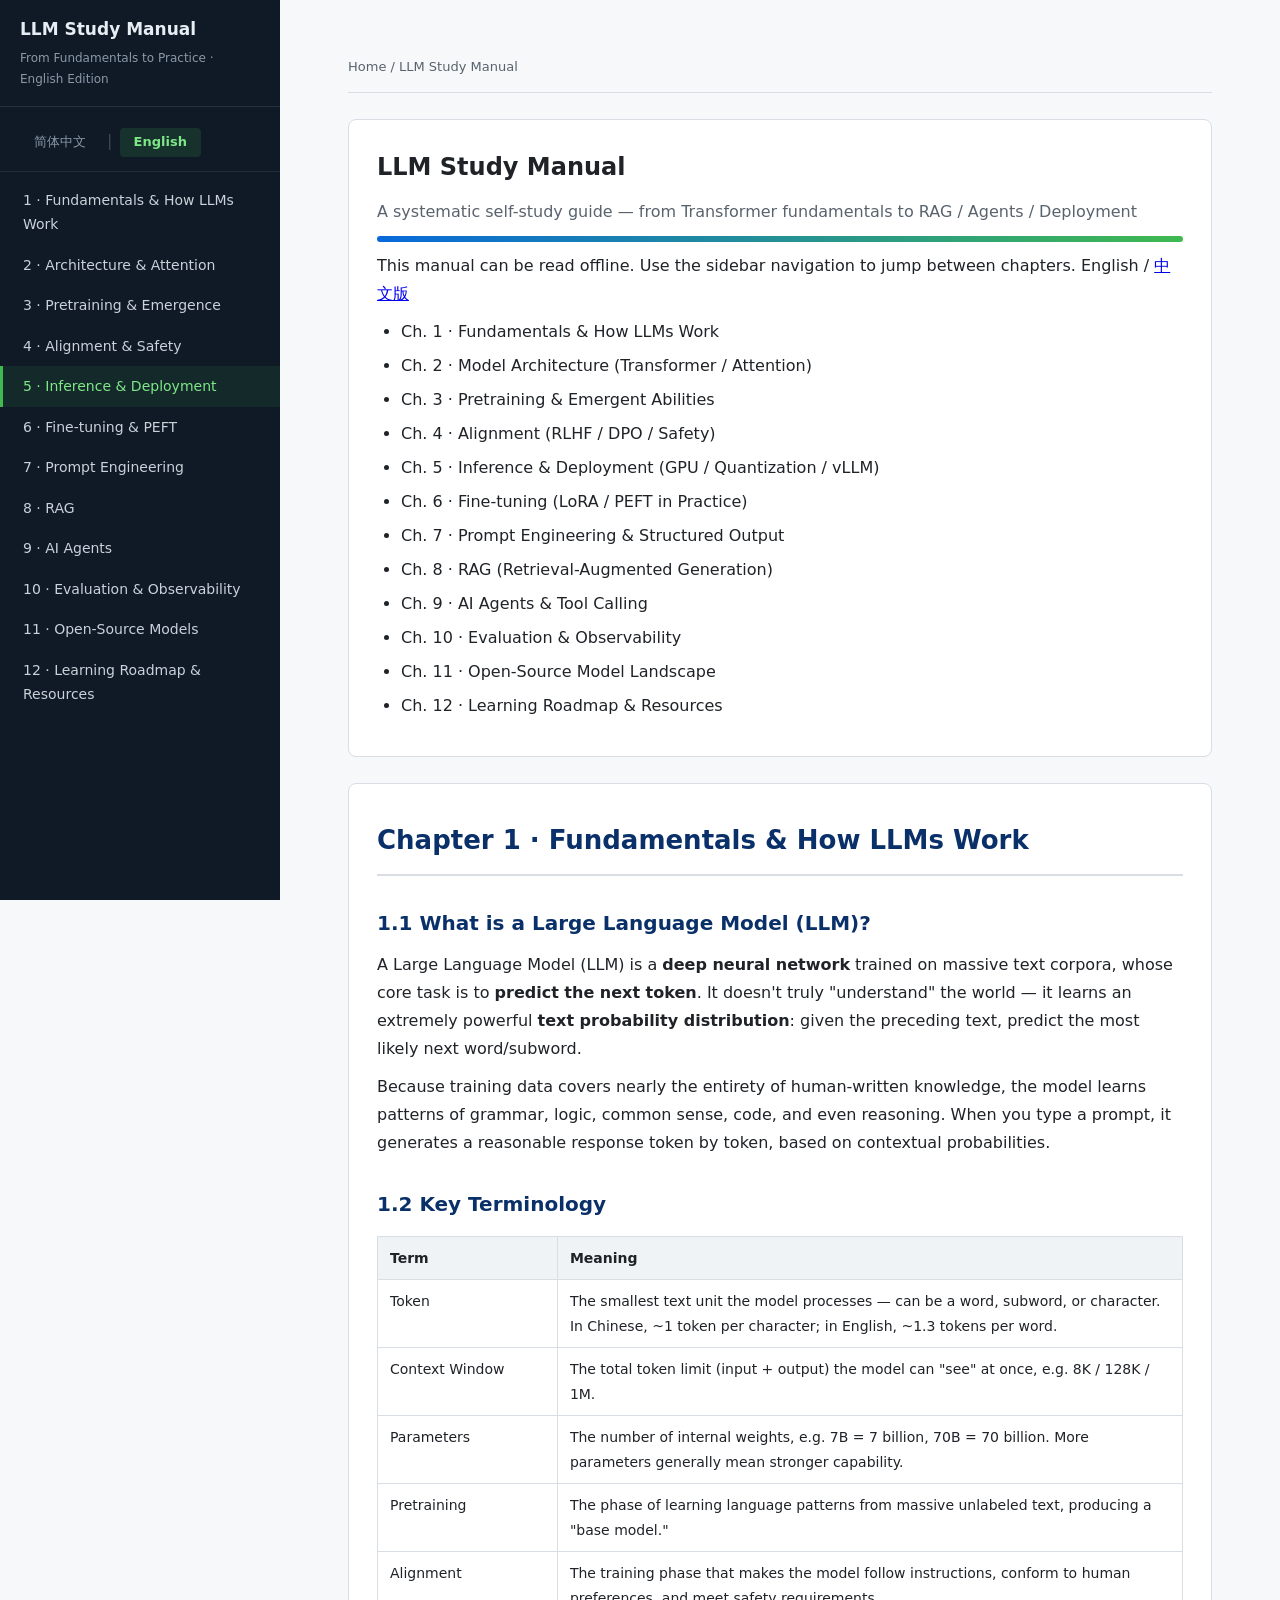
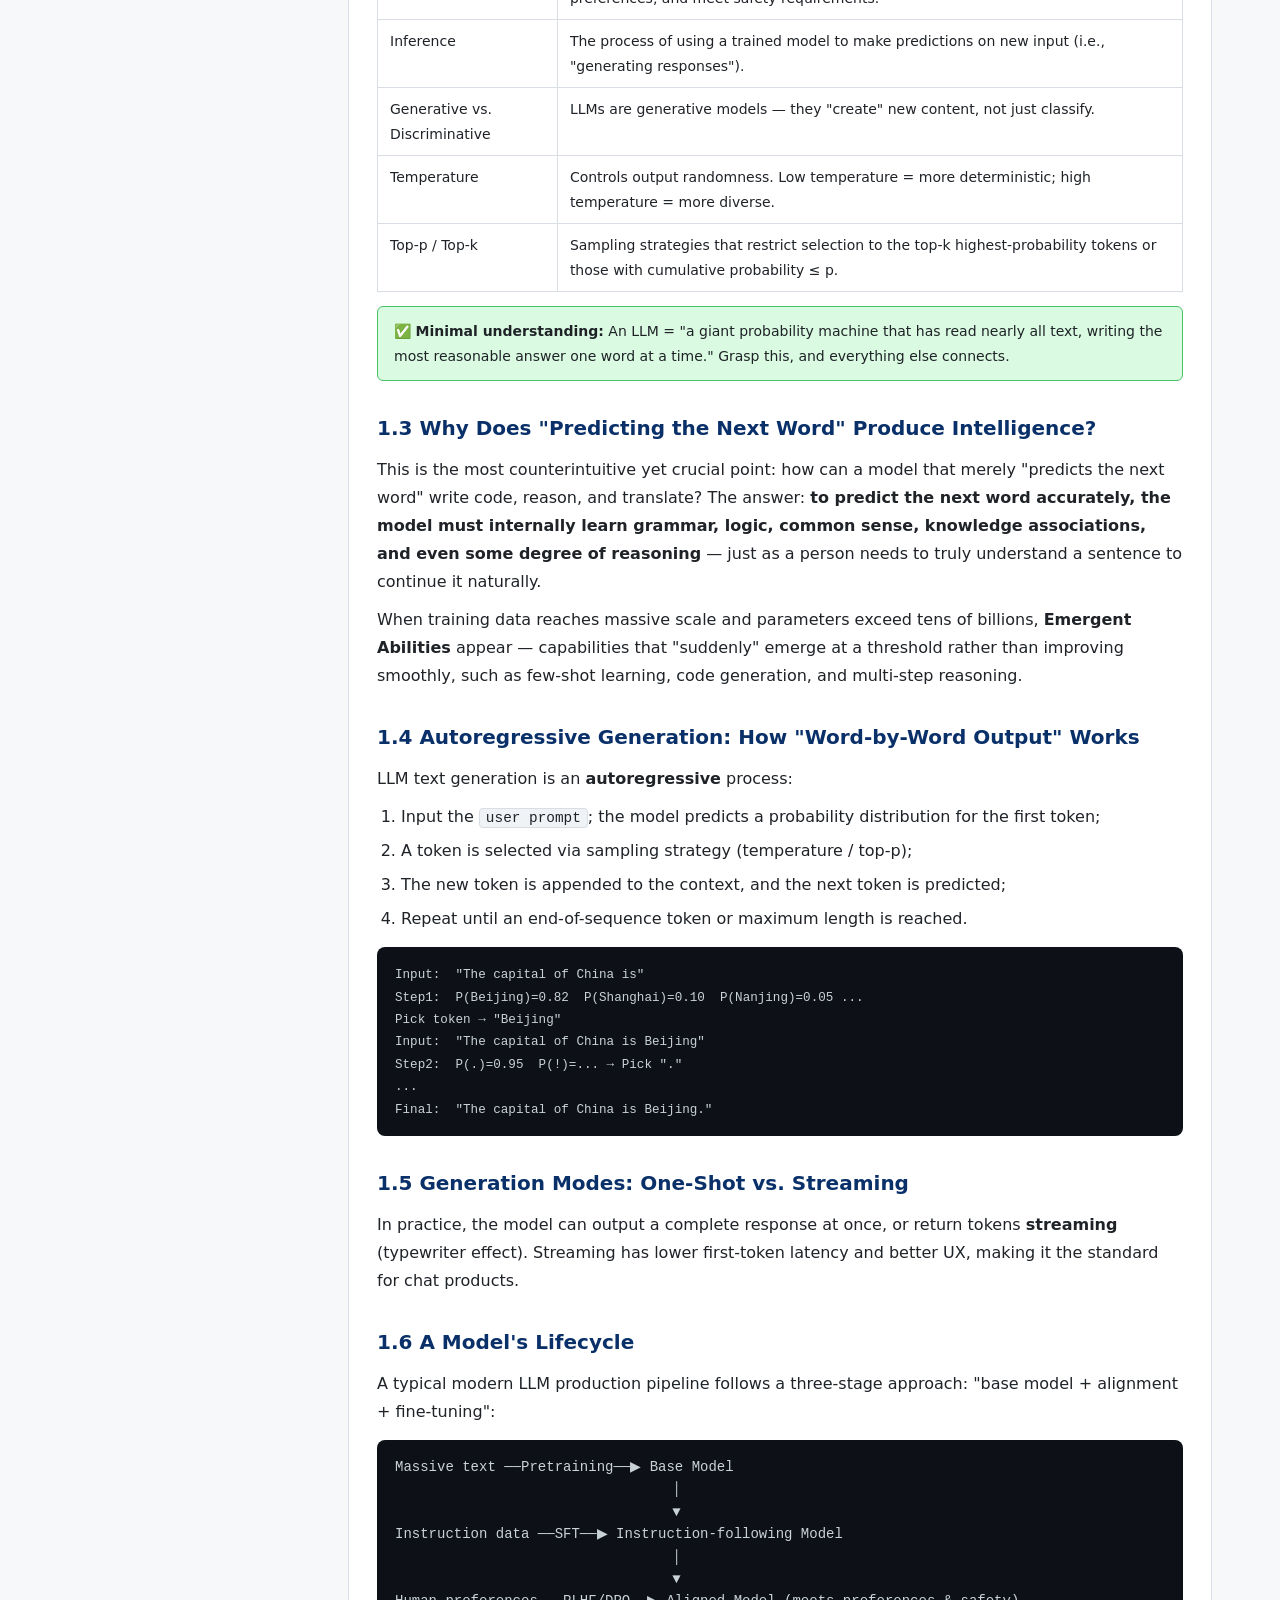
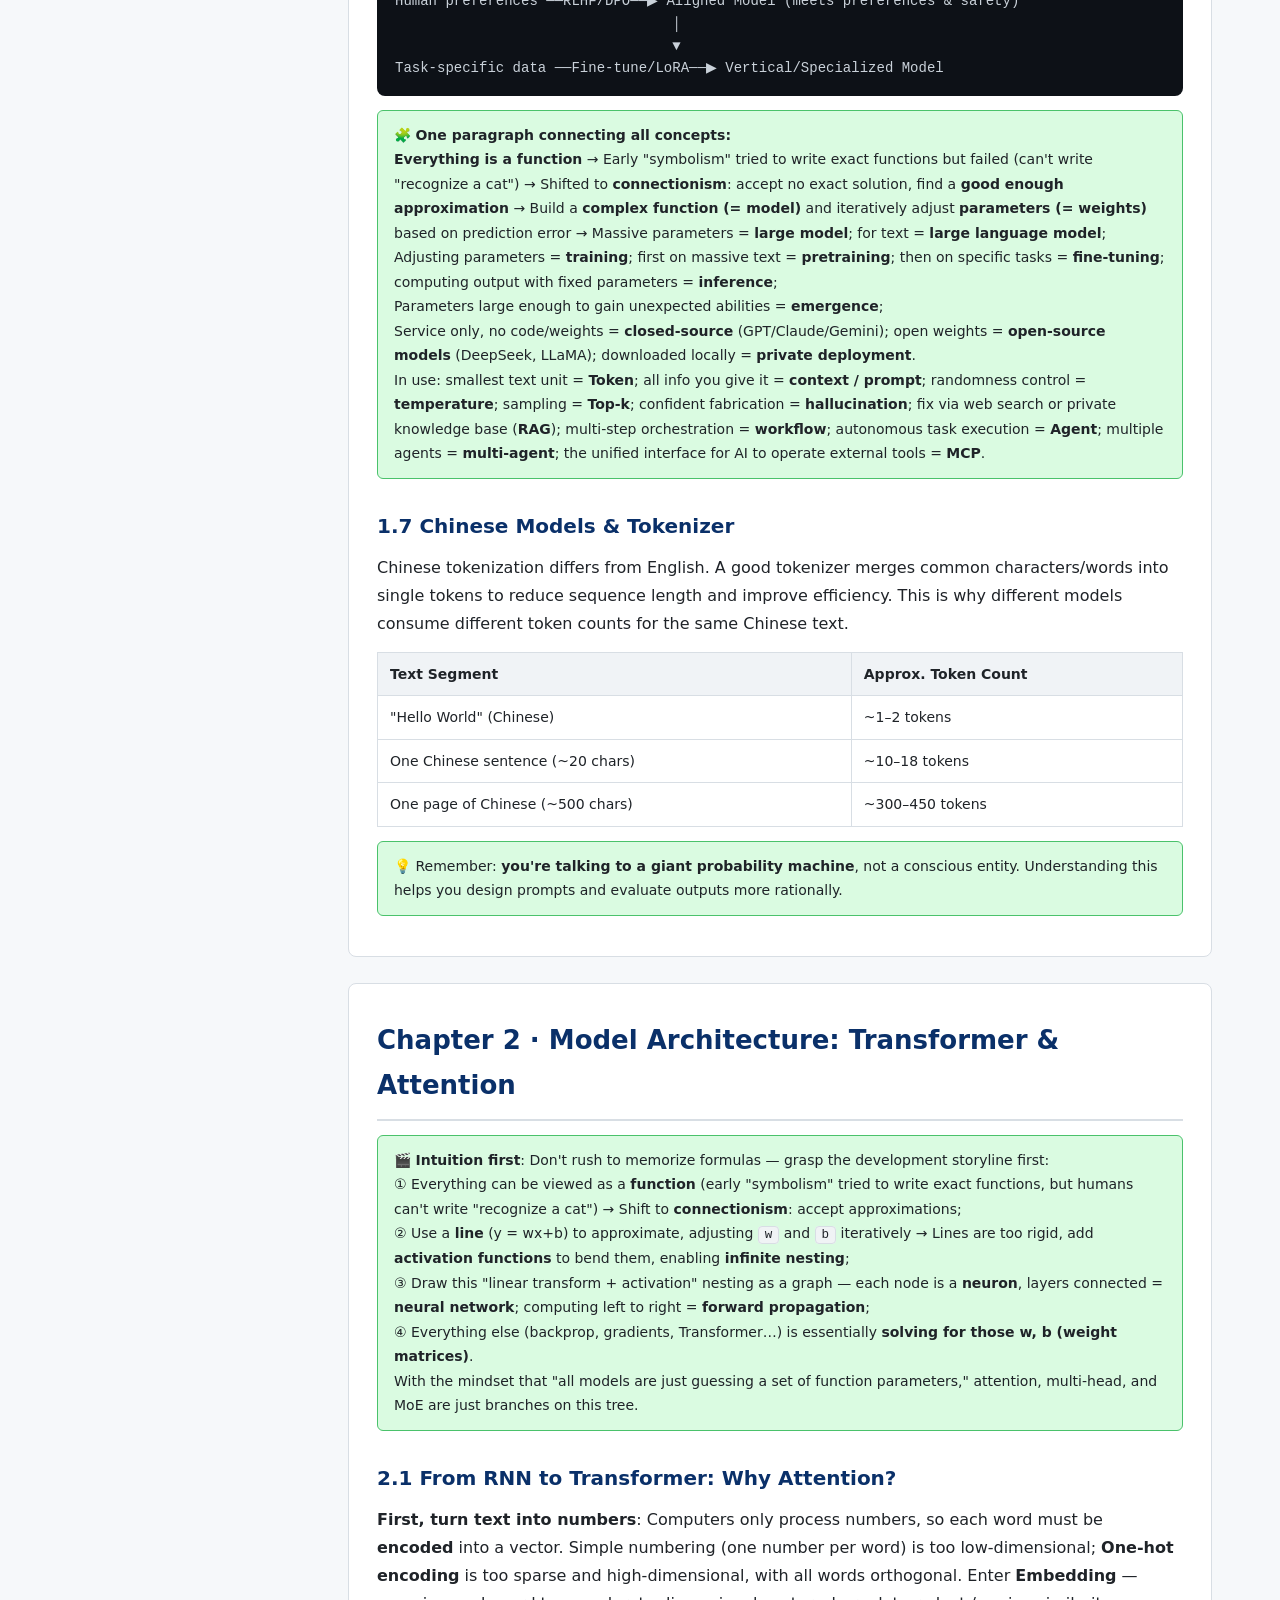
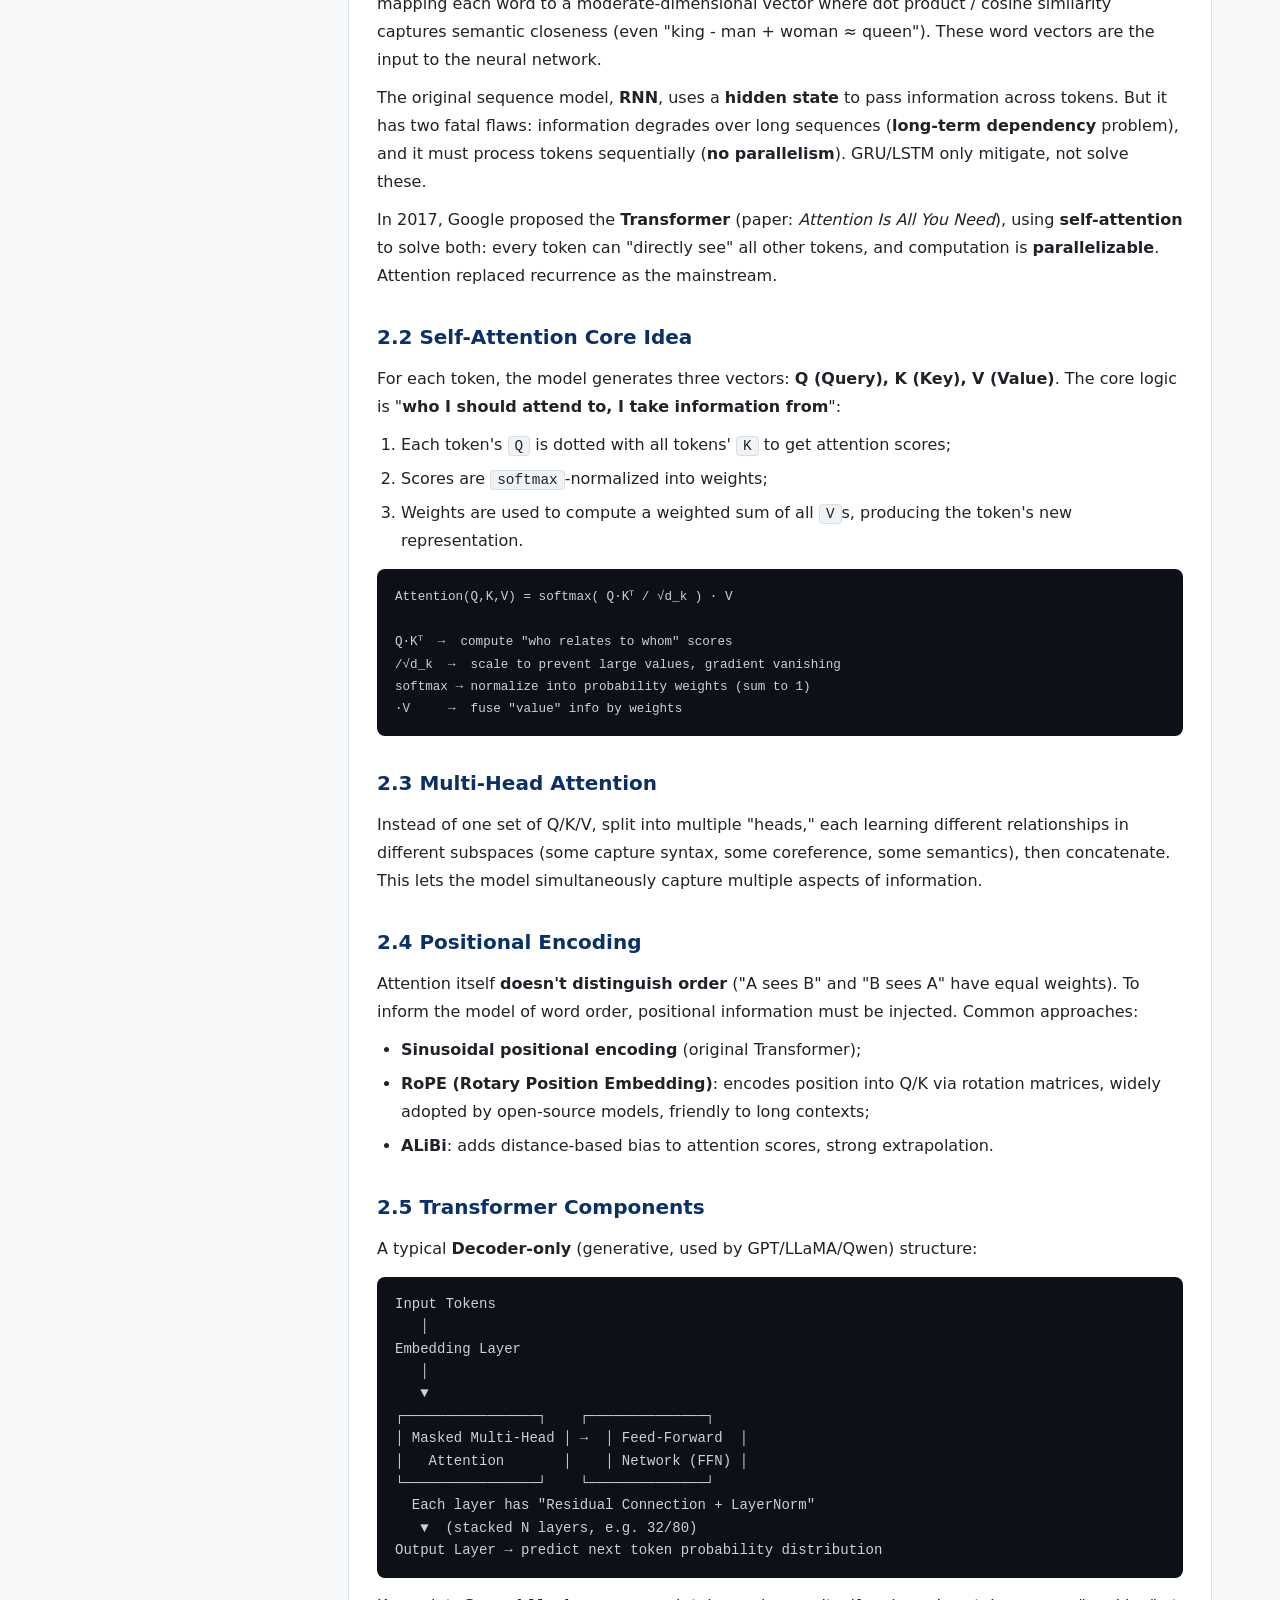
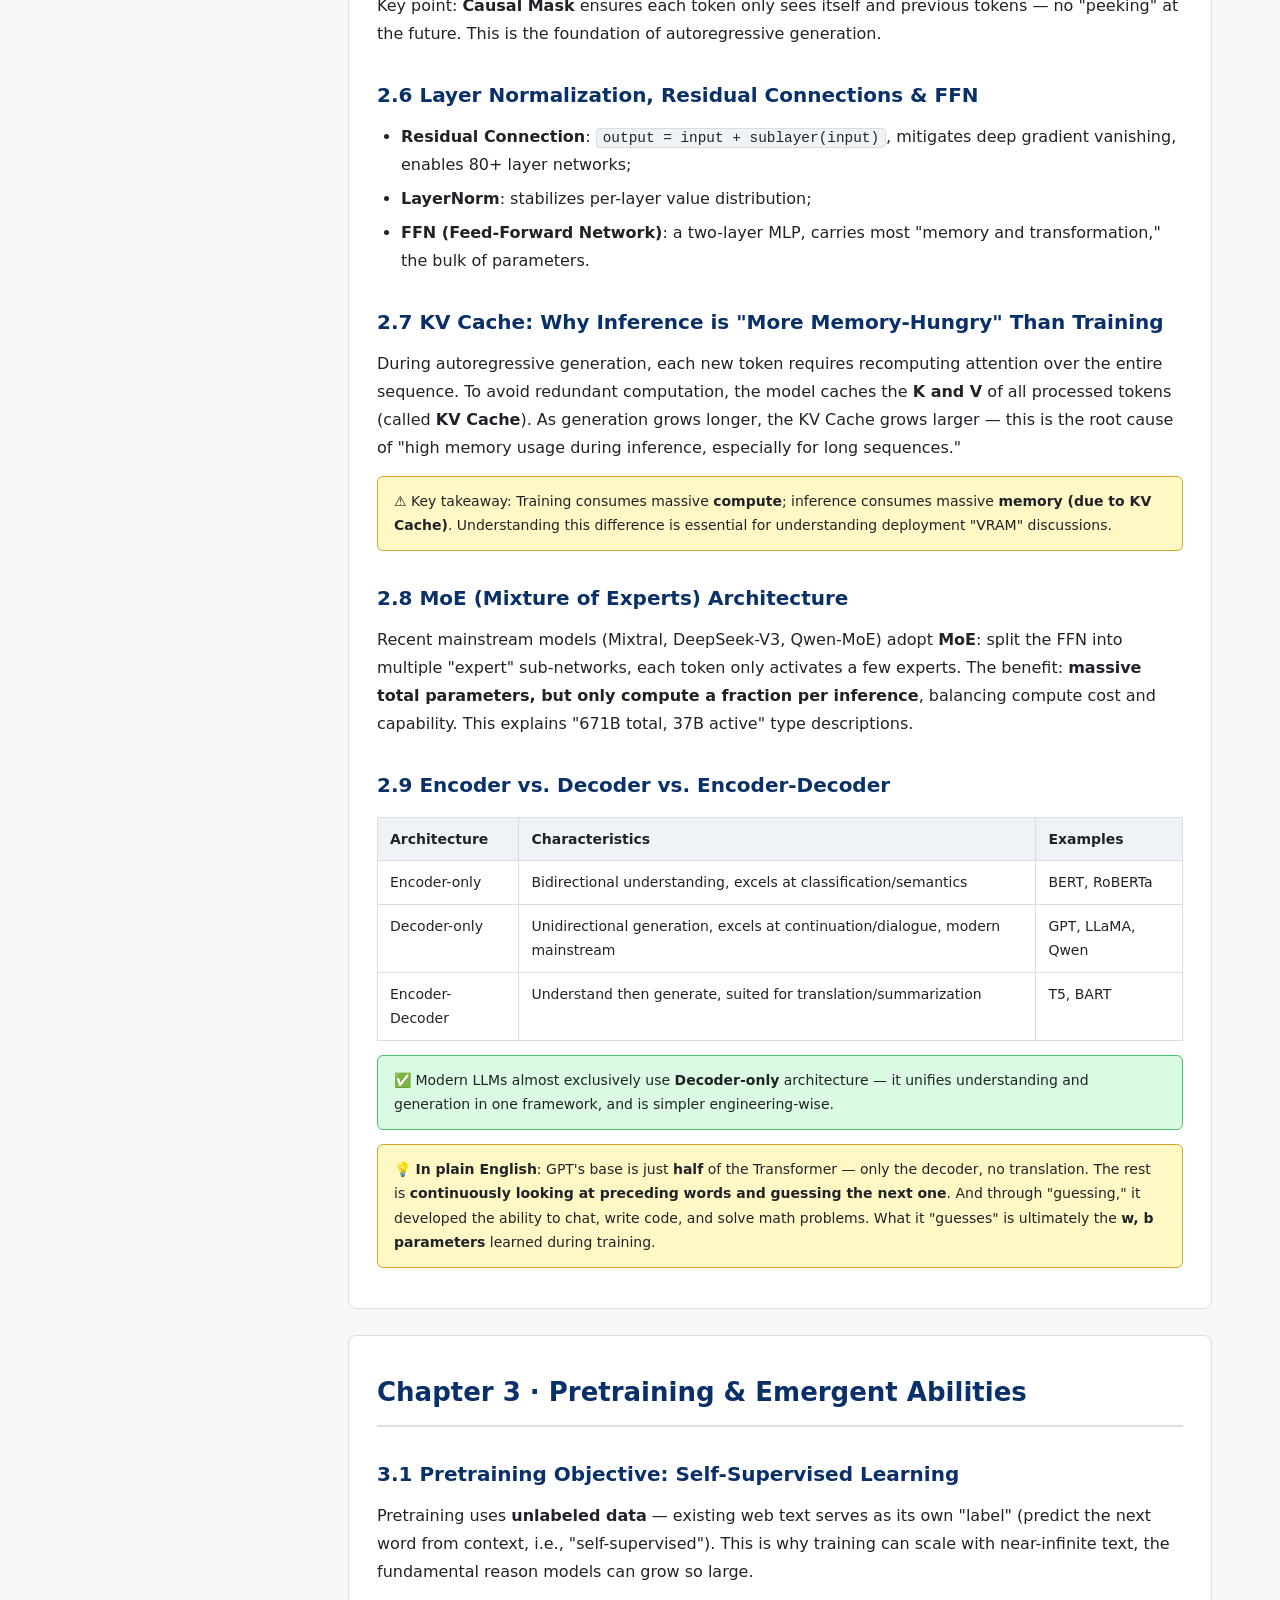
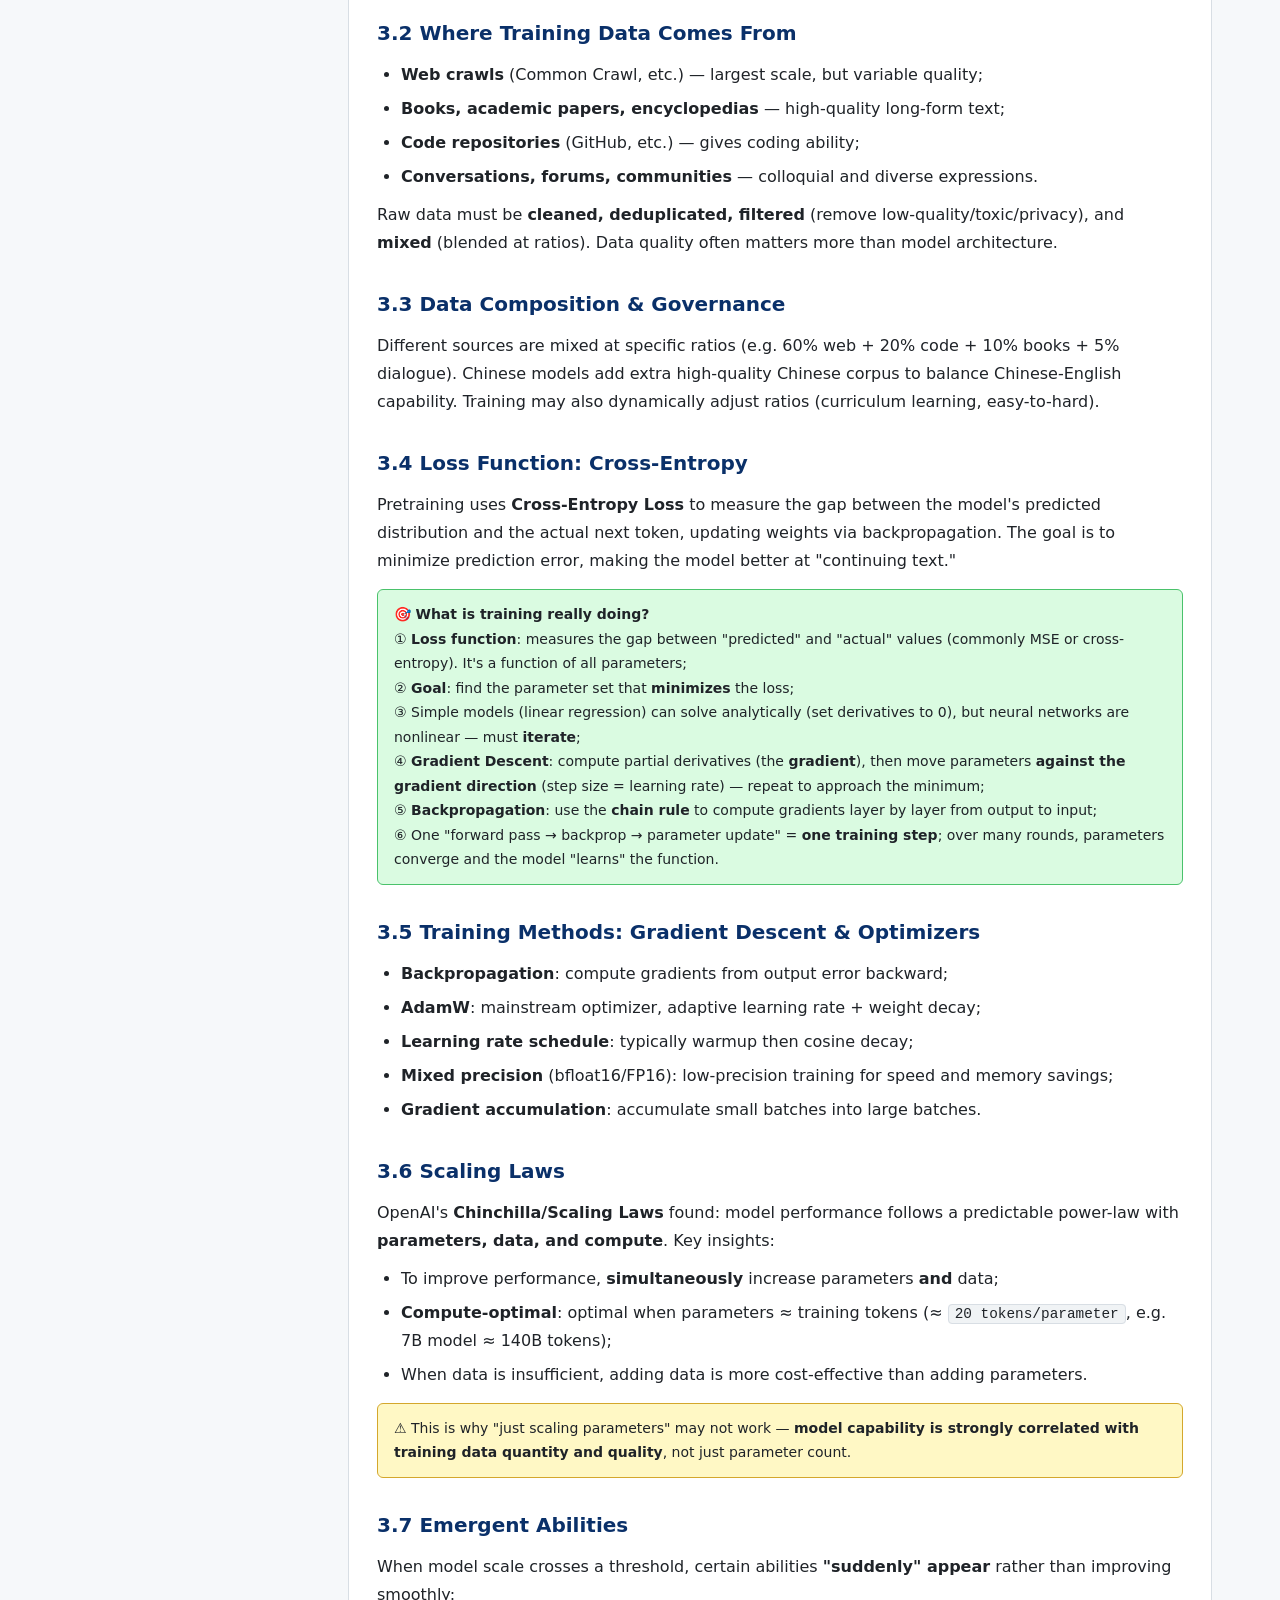
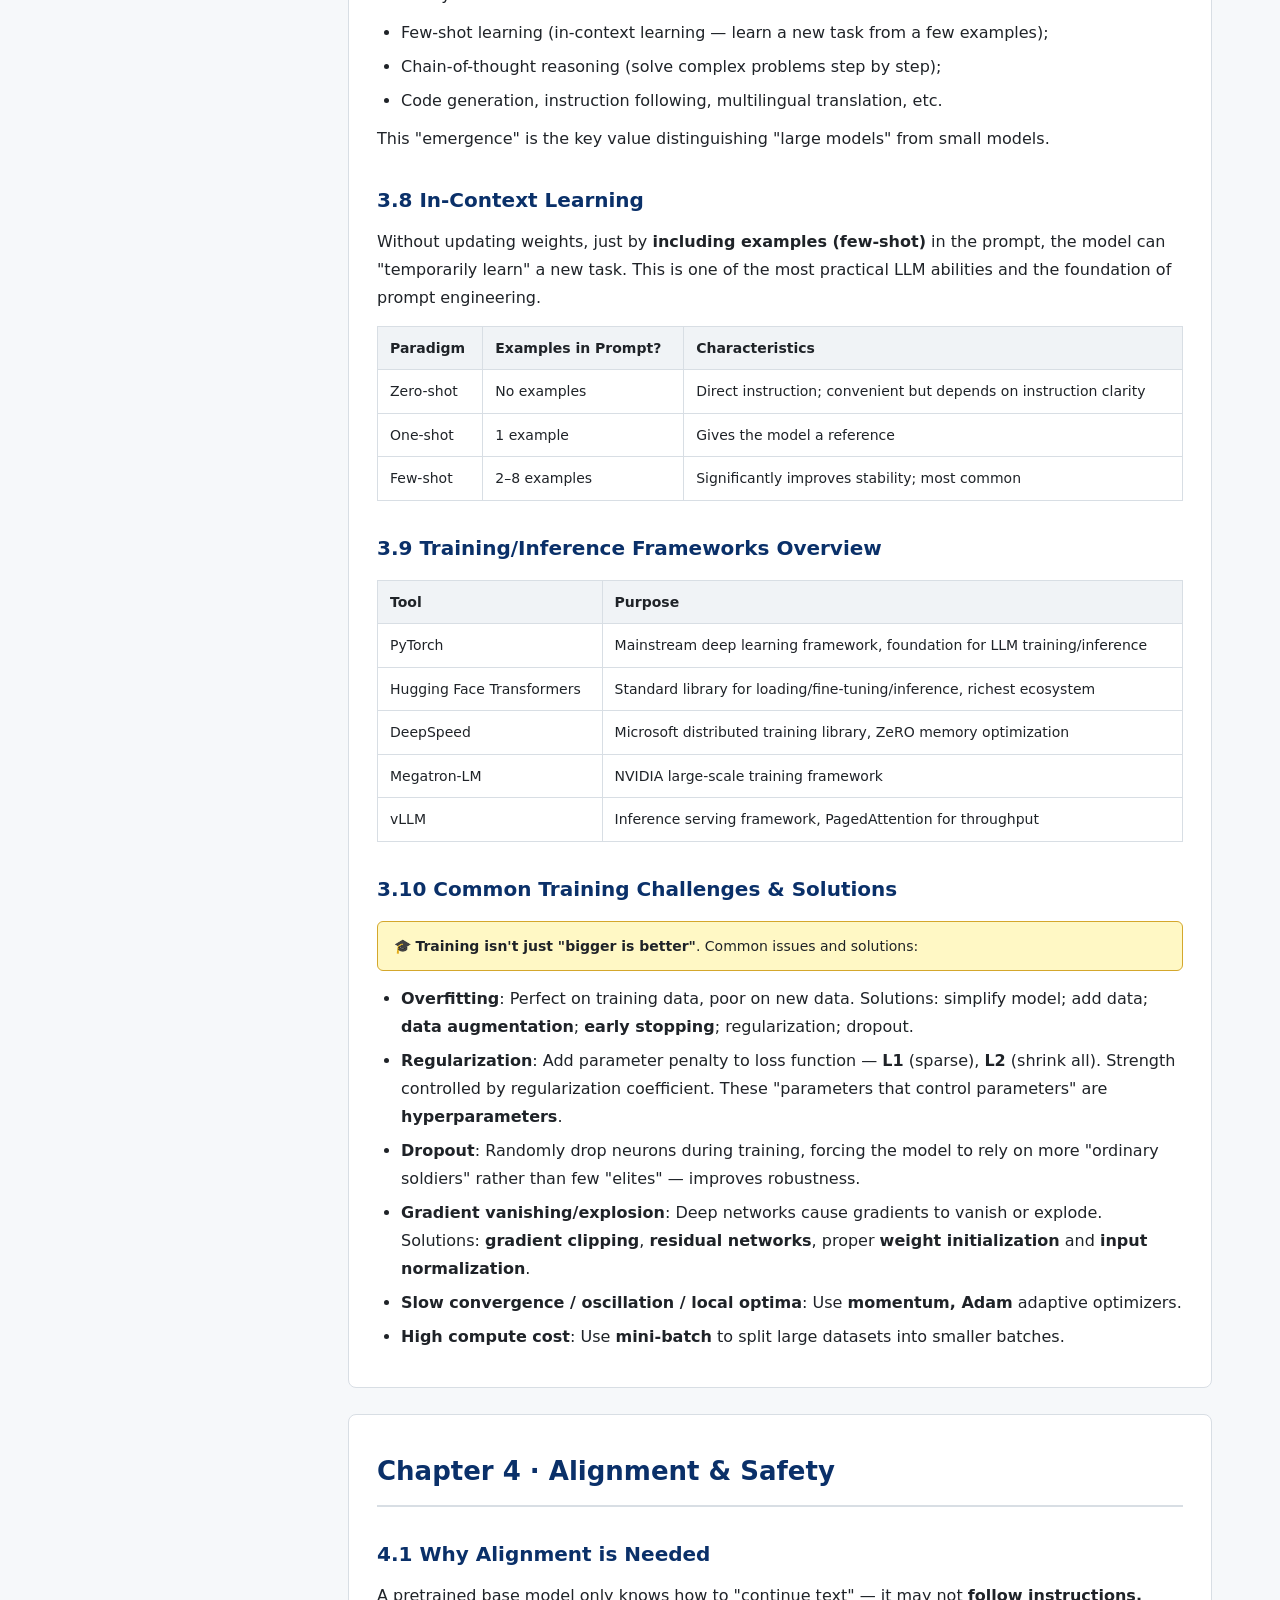
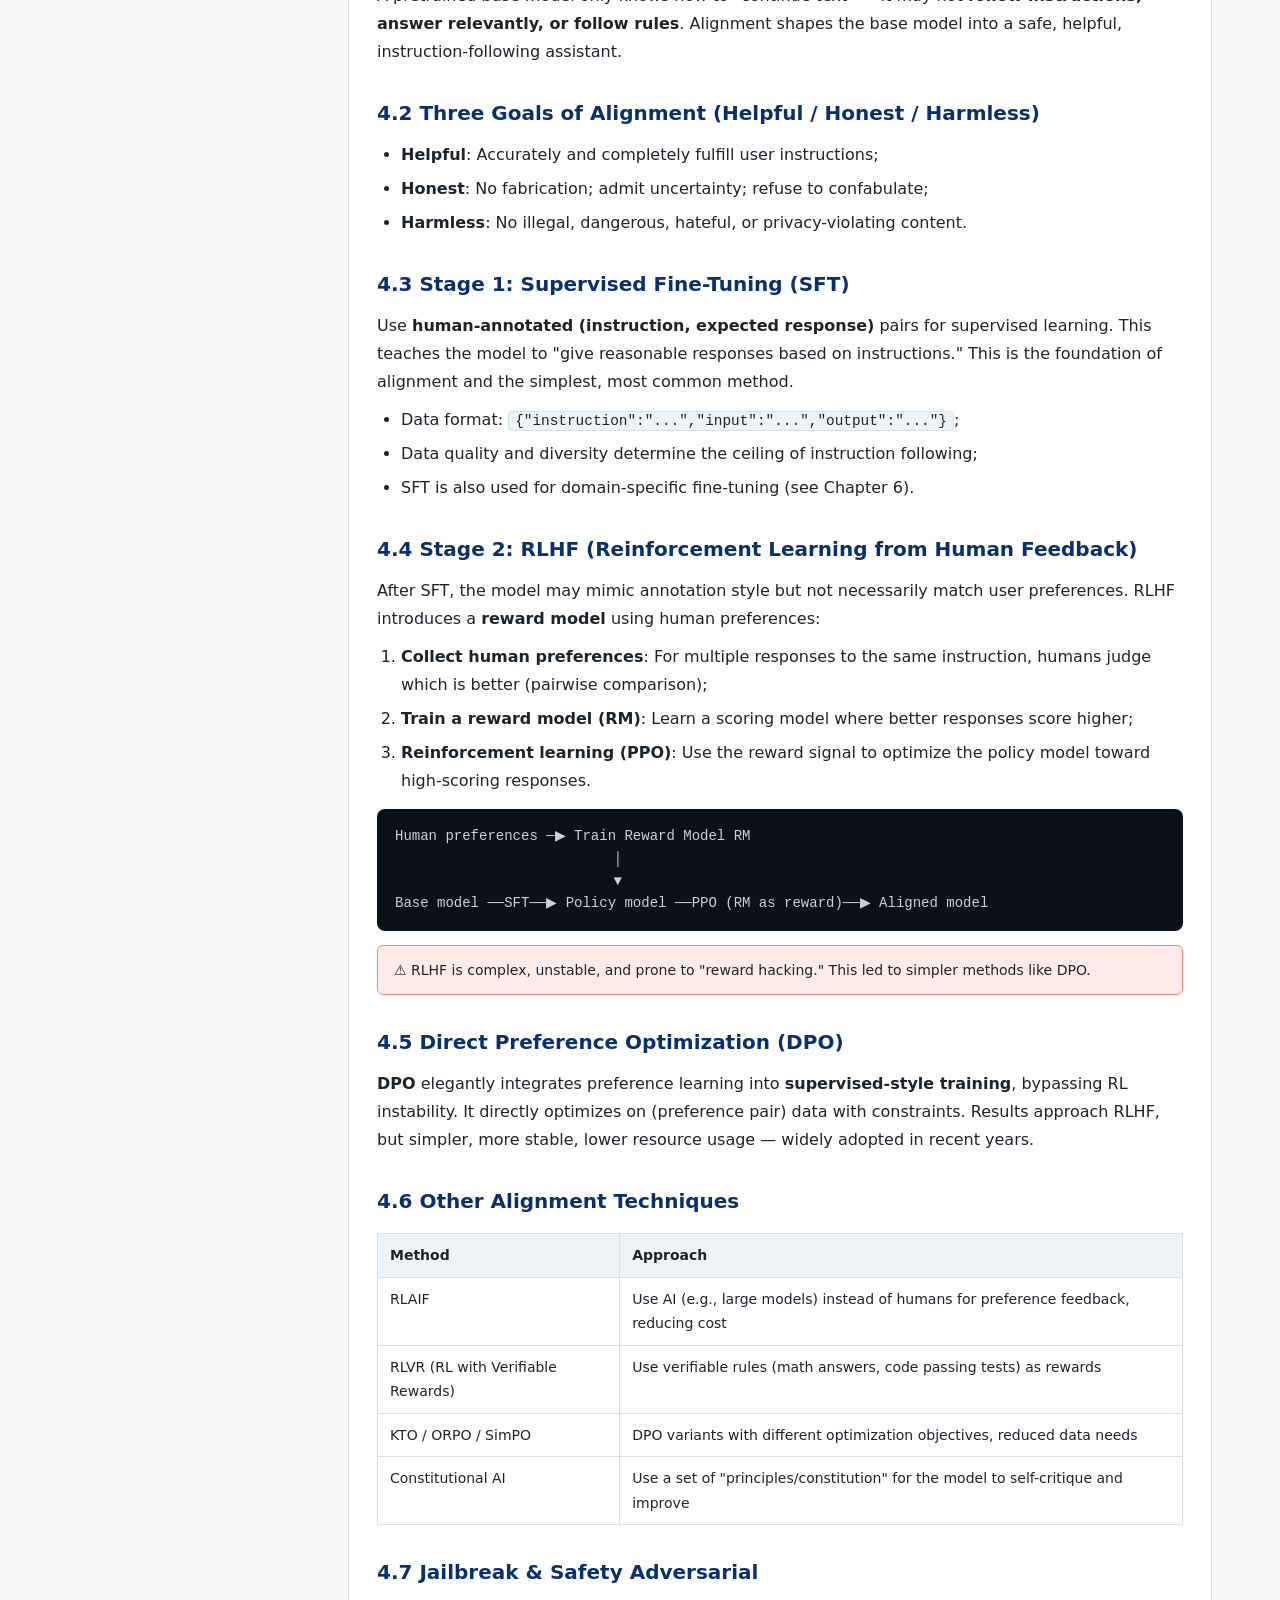
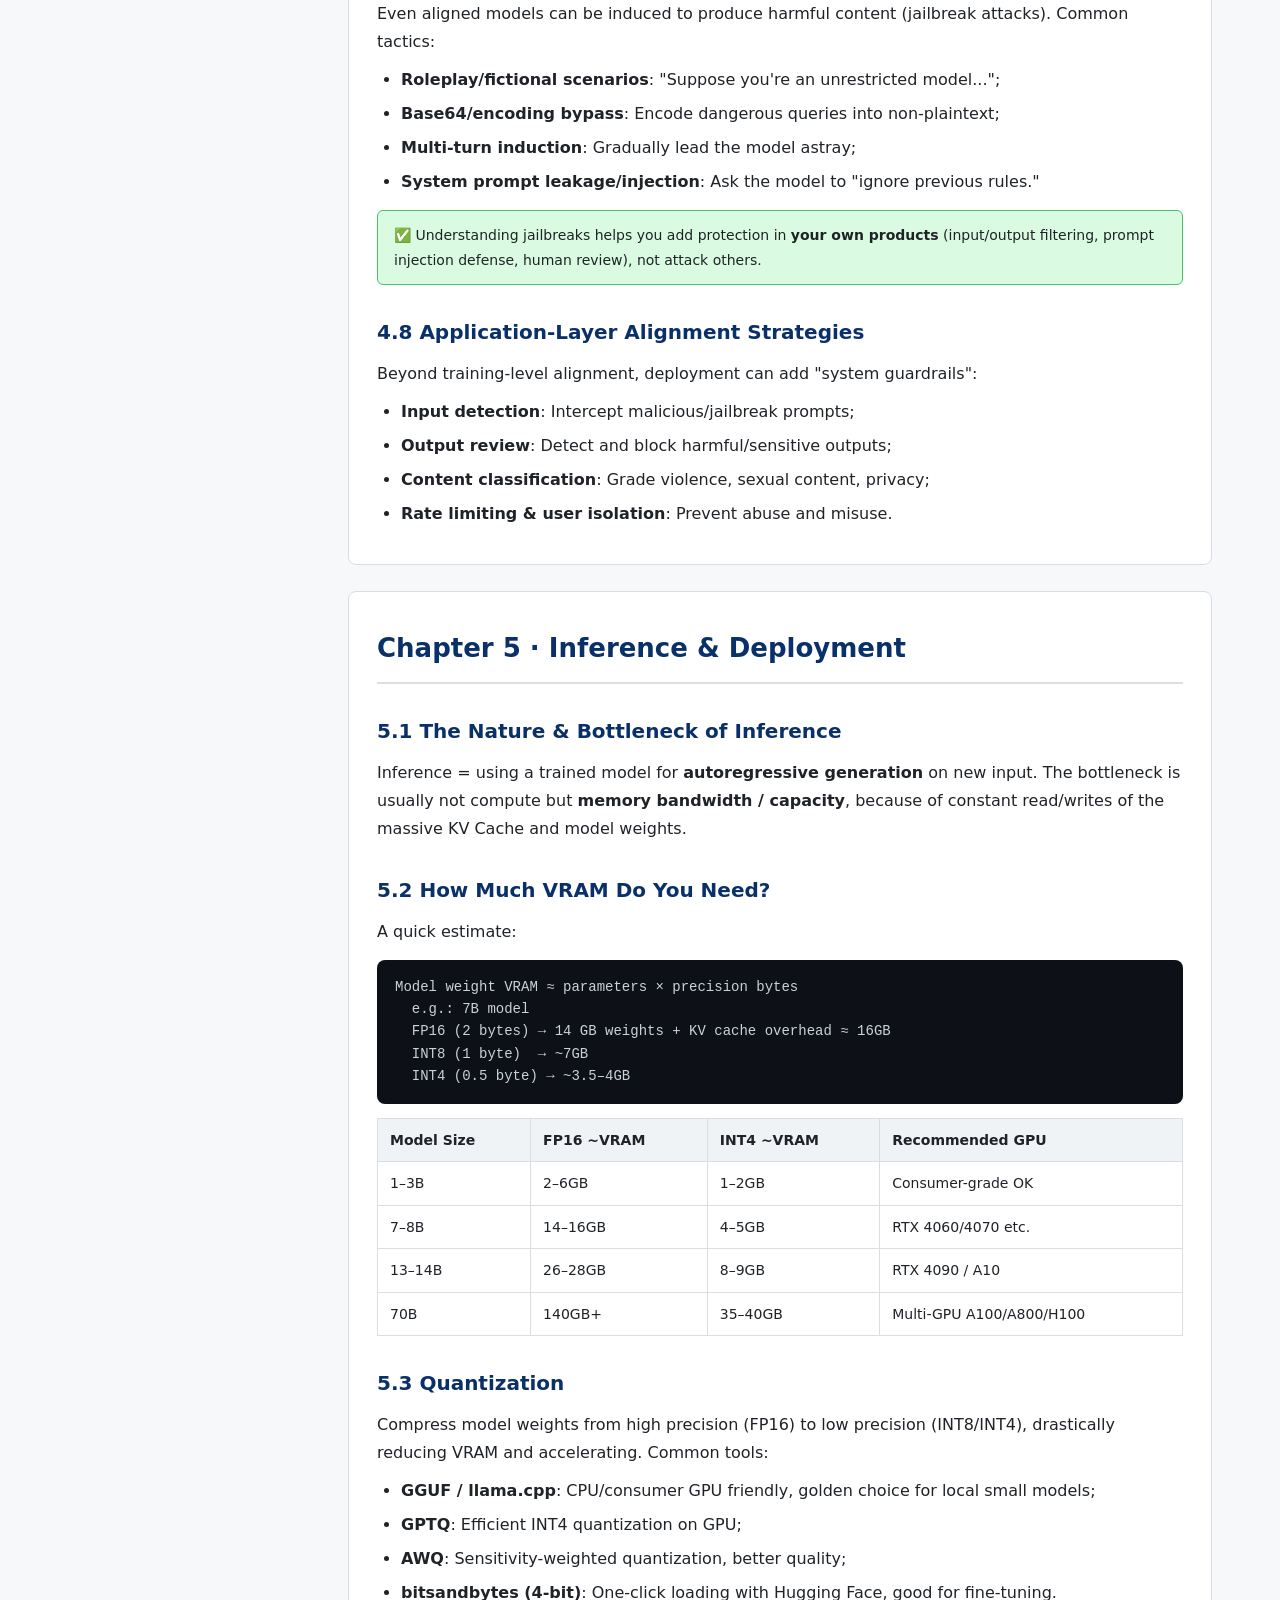
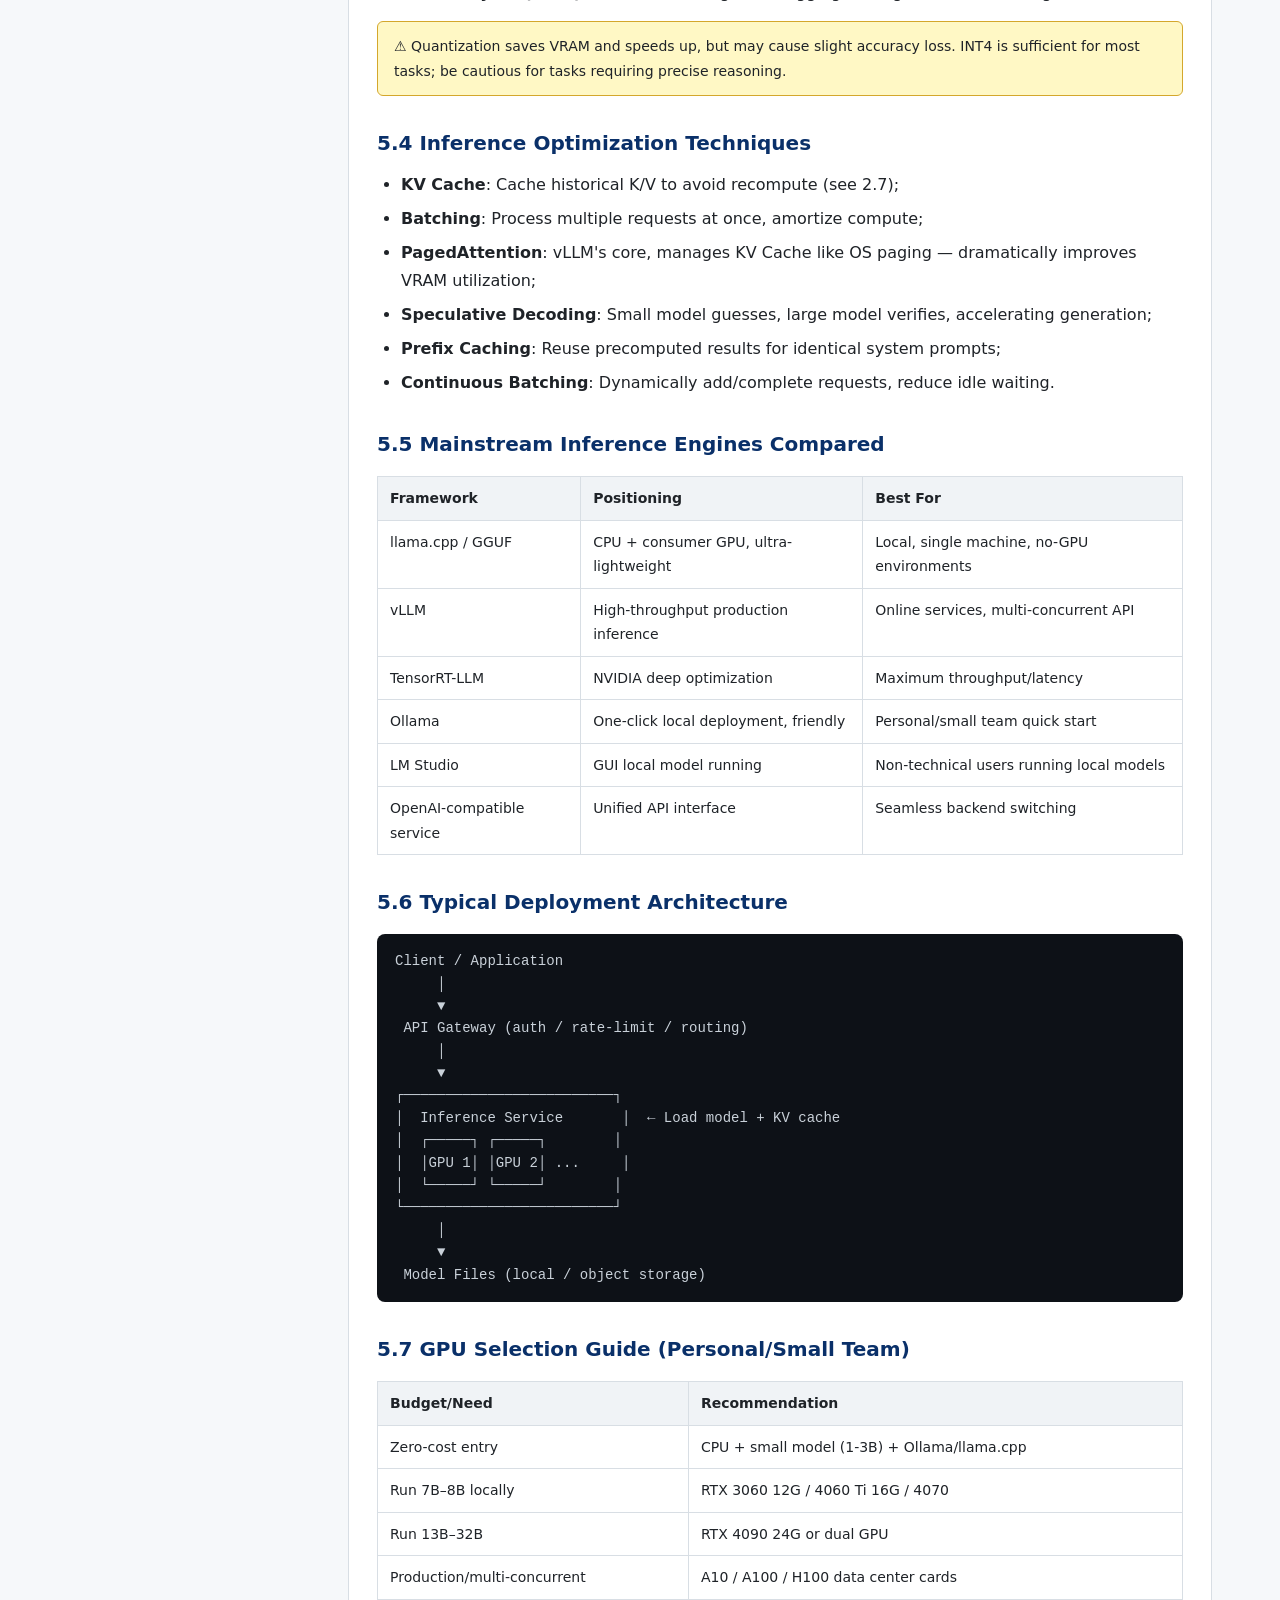
<file: LLM_Study_Manual.html>
<!DOCTYPE html>
<html lang="en">
<head>
<meta charset="UTF-8">
<meta name="viewport" content="width=device-width, initial-scale=1.0">
<title>LLM Study Manual · From Fundamentals to Practice</title>
<style>
/* ===== 大模型系统学习手册 · 样式表 ===== */

:root{
  --bg:#f6f8fa; --card:#ffffff; --ink:#1f2328; --muted:#59636e;
  --line:#d8dee4; --brand:#0969da; --brand2:#0550ae; --code-bg:#f0f3f5;
  --accent:#0a3069;
}
*{box-sizing:border-box}
html{scroll-behavior:smooth}
body{
  margin:0; font-family:"Microsoft YaHei","PingFang SC",system-ui,-apple-system,sans-serif;
  color:var(--ink); background:var(--bg,#f6f6fa); line-height:1.75; font-size:16px;
}
.layout{display:flex; min-height:100vh}

/* 侧边栏 */
.sidebar{
  width:280px; flex-shrink:0; background:#101926; color:#e6edf3;
  position:sticky; top:0; height:100vh; overflow-y:auto; padding:18px 0;
}
.sidebar .brand{padding:0 20px 16px; border-bottom:1px solid rgba(255,255,255,.1); margin-bottom:12px}
.sidebar .brand h1{font-size:17px; margin:0; line-height:1.4}
.sidebar .brand p{margin:6px 0 0; font-size:12px; color:#8b98a9}

/* 语言切换栏 */
.lang-switch{
  padding:8px 20px 14px; border-bottom:1px solid rgba(255,255,255,.08); margin-bottom:8px;
}
.lang-switch a{
  display:inline-block; font-size:13px; padding:3px 14px; border-radius:4px;
  text-decoration:none; transition:all .2s;
}
.lang-switch a.active{
  background:rgba(63,185,80,.15); color:#7ee787; font-weight:600;
}
.lang-switch a:not(.active){
  color:#8b98a9;
}
.lang-switch a:not(.active):hover{
  color:#c9d1d9; background:rgba(255,255,255,.06);
}
.lang-switch .sep{color:rgba(255,255,255,.2); margin:0 2px}

.sidebar nav a{
  display:block; color:#c9d1d9; text-decoration:none; padding:8px 20px; font-size:14px;
  border-left:3px solid transparent;
}
.sidebar nav a:hover{background:rgba(255,255,255,.06); color:#fff}
.sidebar nav a.on{border-left-color:#3fb950; background:rgba(63,185,80,.1); color:#7ee787}
.sidebar nav .lvl2{padding-left:36px; font-size:13px; color:#a9b8c9}

.content{flex:1; min-width:0; max-width:960px; margin:0 auto; padding:40px 48px 80px}
.topbar{position:sticky; top:0; background:rgba(246,248,250,.92); backdrop-filter:blur(6px); z-index:5;
  border-bottom:1px solid var(--line); padding:12px 0; margin-bottom:24px}
.topbar .crumbs{font-size:13px; color:var(--muted)}

.card{
  background:var(--card); border:1px solid var(--line); border-radius:8px;
  padding:26px 28px; margin:26px 0;
}
h2.sec{
  font-size:26px; margin:8px 0 4px; color:var(--accent,#0969da);
  border-bottom:2px solid var(--line); padding-bottom:10px; scroll-margin-top:70px;
}
h3.sub{font-size:20px; margin:30px 0 10px; color:var(--accent)}
h4{font-size:17px; margin:22px 0 8px}
p{margin:10px 0}
ul,ol{margin:10px 0; padding-left:24px}
li{margin:6px 0}
code{background:var(--code-bg); border:1px solid var(--line); border-radius:4px; padding:1px 6px; font-size:.9em; font-family:Consolas,"Courier New",monospace}
pre{
  background:#0d1117; color:#c9d1d9; border-radius:8px; padding:16px 18px; overflow-x:auto;
  font-size:14px; line-height:1.6; margin:14px 0; font-family:Consolas,"Courier New",monospace;
}
pre code{background:none; border:none; padding:0; color:inherit}
table{width:100%; border-collapse:collapse; margin:14px 0; font-size:14px}
th,td{border:1px solid var(--line); padding:9px 12px; text-align:left; vertical-align:top}
th{background:#f0f3f6; font-weight:600}
.tag{display:inline-block; font-size:12px; padding:1px 8px; border-radius:10px; margin-right:6px; vertical-align:middle}
.tag-b{background:#ddf4ff; color:#0550ae}
.tag-g{background:#dafbe1; color:#1a7f37}
.tag-y{background:#fff8c5; color:#9a6700}
.tag-r{background:#ffebe9; color:#cf222e}
.note{
  background:#fff8c5; border:1px solid #d4a72c; border-radius:6px; padding:12px 16px; margin:14px 0; font-size:14px;
}
.tip{
  background:#dafbe1; border:1px solid #4ac26b; border-radius:6px; padding:12px 16px; margin:14px 0; font-size:14px;
}
.warn{
  background:#ffebe9; border:1px solid #ff8182; border-radius:6px; padding:12px 16px; margin:14px 0; font-size:14px;
}
.progress{
  height:6px; border-radius:3px; background:var(--line); overflow:hidden; margin:6px 0 2px;
}
.progress>span{display:block; height:100%; background:linear-gradient(90deg,#0969da,#3fb950)}
.toc-note{font-size:13px; color:var(--muted); margin-top:6px}
.kbd{display:inline-block; border:1px solid var(--line); border-bottom-width:2px; border-radius:4px; padding:0 6px; font-size:12px; background:#fff}
footer{color:var(--muted); font-size:13px; text-align:center; padding:30px 0 40px}

/* 移动端语言切换（顶部栏内显示） */
.mobile-lang{display:none}

/* ====== 移动端适配 ====== */
@media(max-width:820px){
  .layout{flex-direction:column}

  /* 侧边栏：收起为顶部固定栏，不占满屏 */
  .sidebar{
    width:100%; height:auto; position:sticky; top:0; z-index:50;
    padding:0; max-height:52px; overflow:hidden;
    transition:max-height .3s ease;
    border-bottom:1px solid rgba(255,255,255,.12);
  }
  .sidebar.open{max-height:100vh; overflow-y:auto; padding-bottom:12px}
  .sidebar .brand{padding:12px 48px 12px 16px; margin-bottom:0; border-bottom:none; cursor:pointer; position:relative}
  .sidebar .brand::after{
    content:'☰'; position:absolute; right:16px; top:50%; transform:translateY(-50%);
    font-size:18px; color:#8b98a9; pointer-events:none;
  }
  .sidebar.open .brand{border-bottom:1px solid rgba(255,255,255,.1); margin-bottom:8px; padding-bottom:14px}

  /* 桌面端语言切换栏在移动端隐藏 */
  .lang-switch{display:none}

  /* 收起时隐藏副标题，避免文字被裁切 */
  .sidebar:not(.open) .brand p{display:none}

  /* 侧边栏导航在收起状态下隐藏 */
  .sidebar:not(.open) nav{display:none}
  .sidebar:not(.open) .lang-switch{display:none}
  .sidebar.open .lang-switch{display:block}

  /* 内容区 */
  .content{padding:16px 14px 60px}
  .topbar{position:static; padding:8px 0; margin-bottom:16px; background:none; border-bottom:none}
  .topbar .crumbs{font-size:12px}
  .mobile-lang{
    display:flex; gap:0; align-items:center; margin-top:6px;
  }
  .mobile-lang a{font-size:13px; padding:3px 10px; border-radius:4px; text-decoration:none}
  .mobile-lang a.active{color:var(--brand); font-weight:600; background:#ddf4ff}
  .mobile-lang a:not(.active){color:var(--muted)}
  .mobile-lang .sep{color:var(--line); margin:0 2px}

  /* 卡片间距和内边距收紧 */
  .card{padding:16px 14px; margin:16px 0; border-radius:6px}

  /* 标题字号缩小 */
  h2.sec{font-size:20px; scroll-margin-top:60px; padding-bottom:8px}
  h3.sub{font-size:17px; margin:20px 0 8px}
  h4{font-size:15px; margin:16px 0 6px}
  body{font-size:15px; line-height:1.7}

  /* 列表缩进减小 */
  ul,ol{padding-left:18px}
  li{margin:4px 0}

  /* 代码块 */
  pre{font-size:13px; padding:12px 10px; border-radius:6px; margin:10px 0}

  /* 表格：横向滚动 */
  table{display:block; overflow-x:auto; -webkit-overflow-scrolling:touch; font-size:13px}
  th,td{padding:6px 8px; min-width:60px}

  /* 提示框内边距收紧 */
  .note,.tip,.warn{padding:10px 12px; font-size:13px; margin:10px 0}

  /* footer */
  footer{padding:20px 0 30px; font-size:12px}
}

/* ====== 超窄屏 (≤375px) 微调 ====== */
@media(max-width:375px){
  .content{padding:12px 10px 48px}
  .card{padding:12px 10px}
  h2.sec{font-size:18px}
  h3.sub{font-size:16px}
  pre{font-size:12px; padding:10px 8px}
  body{font-size:14px}
}
</style>
</head>
<body>
<div class="layout">
  <!-- ============ Sidebar ============ -->
  <aside class="sidebar">
    <div class="brand">
      <h1>LLM Study Manual</h1>
      <p>From Fundamentals to Practice · English Edition</p>
    </div>
    <div class="lang-switch">
      <a href="大模型系统学习手册.html">简体中文</a>
      <span class="sep">|</span>
      <a href="LLM_Study_Manual.html" class="active">English</a>
    </div>
    <nav id="nav"></nav>
  </aside>

  <!-- ============ Content ============ -->
  <main class="content">
    <div class="topbar">
      <span class="crumbs">Home / LLM Study Manual</span>
      <div class="mobile-lang">
        <a href="大模型系统学习手册.html">简体中文</a>
        <span class="sep">|</span>
        <a href="LLM_Study_Manual.html" class="active">English</a>
      </div>
    </div>

    <!-- Cover -->
    <div class="card">
      <h2 style="border:none; margin:0 0 6px">LLM Study Manual</h2>
      <p style="color:var(--muted)">A systematic self-study guide — from Transformer fundamentals to RAG / Agents / Deployment</p>
      <div class="progress"><span style="width:100%"></span></div>
      <p class="toc">This manual can be read offline. Use the sidebar navigation to jump between chapters. English / <a href="大模型系统学习手册.html">中文版</a></p>
      <ul>
        <li>Ch. 1 · Fundamentals & How LLMs Work</li>
        <li>Ch. 2 · Model Architecture (Transformer / Attention)</li>
        <li>Ch. 3 · Pretraining & Emergent Abilities</li>
        <li>Ch. 4 · Alignment (RLHF / DPO / Safety)</li>
        <li>Ch. 5 · Inference & Deployment (GPU / Quantization / vLLM)</li>
        <li>Ch. 6 · Fine-tuning (LoRA / PEFT in Practice)</li>
        <li>Ch. 7 · Prompt Engineering & Structured Output</li>
        <li>Ch. 8 · RAG (Retrieval-Augmented Generation)</li>
        <li>Ch. 9 · AI Agents & Tool Calling</li>
        <li>Ch. 10 · Evaluation & Observability</li>
        <li>Ch. 11 · Open-Source Model Landscape</li>
        <li>Ch. 12 · Learning Roadmap & Resources</li>
      </ul>
    </div>

    <section id="ch1">
  <div class="card">
    <h2 class="sec">Chapter 1 · Fundamentals & How LLMs Work</h2>
    <h3 class="sub">1.1 What is a Large Language Model (LLM)?</h3>
    <p>A Large Language Model (LLM) is a <strong>deep neural network</strong> trained on massive text corpora, whose core task is to <b>predict the next token</b>. It doesn't truly "understand" the world — it learns an extremely powerful <b>text probability distribution</b>: given the preceding text, predict the most likely next word/subword.</p>
    <p>Because training data covers nearly the entirety of human-written knowledge, the model learns patterns of grammar, logic, common sense, code, and even reasoning. When you type a prompt, it generates a reasonable response token by token, based on contextual probabilities.</p>

    <h3 class="sub">1.2 Key Terminology</h3>
    <table>
      <tr><th>Term</th><th>Meaning</th></tr>
      <tr><td>Token</td><td>The smallest text unit the model processes — can be a word, subword, or character. In Chinese, ~1 token per character; in English, ~1.3 tokens per word.</td></tr>
      <tr><td>Context Window</td><td>The total token limit (input + output) the model can "see" at once, e.g. 8K / 128K / 1M.</td></tr>
      <tr><td>Parameters</td><td>The number of internal weights, e.g. 7B = 7 billion, 70B = 70 billion. More parameters generally mean stronger capability.</td></tr>
      <tr><td>Pretraining</td><td>The phase of learning language patterns from massive unlabeled text, producing a "base model."</td></tr>
      <tr><td>Alignment</td><td>The training phase that makes the model follow instructions, conform to human preferences, and meet safety requirements.</td></tr>
      <tr><td>Inference</td><td>The process of using a trained model to make predictions on new input (i.e., "generating responses").</td></tr>
      <tr><td>Generative vs. Discriminative</td><td>LLMs are generative models — they "create" new content, not just classify.</td></tr>
      <tr><td>Temperature</td><td>Controls output randomness. Low temperature = more deterministic; high temperature = more diverse.</td></tr>
      <tr><td>Top-p / Top-k</td><td>Sampling strategies that restrict selection to the top-k highest-probability tokens or those with cumulative probability ≤ p.</td></tr>
    </table>

    <div class="tip">✅ <b>Minimal understanding:</b> An LLM = "a giant probability machine that has read nearly all text, writing the most reasonable answer one word at a time." Grasp this, and everything else connects.</div>

    <h3 class="sub">1.3 Why Does "Predicting the Next Word" Produce Intelligence?</h3>
    <p>This is the most counterintuitive yet crucial point: how can a model that merely "predicts the next word" write code, reason, and translate? The answer: <b>to predict the next word accurately, the model must internally learn grammar, logic, common sense, knowledge associations, and even some degree of reasoning</b> — just as a person needs to truly understand a sentence to continue it naturally.</p>
    <p>When training data reaches massive scale and parameters exceed tens of billions, <b>Emergent Abilities</b> appear — capabilities that "suddenly" emerge at a threshold rather than improving smoothly, such as few-shot learning, code generation, and multi-step reasoning.</p>

    <h3 class="sub">1.4 Autoregressive Generation: How "Word-by-Word Output" Works</h3>
    <p>LLM text generation is an <strong>autoregressive</strong> process:</p>
    <ol>
      <li>Input the <code>user prompt</code>; the model predicts a probability distribution for the first token;</li>
      <li>A token is selected via sampling strategy (temperature / top-p);</li>
      <li>The new token is appended to the context, and the next token is predicted;</li>
      <li>Repeat until an end-of-sequence token or maximum length is reached.</li>
    </ol>
    <pre><code>Input:  "The capital of China is"
Step1:  P(Beijing)=0.82  P(Shanghai)=0.10  P(Nanjing)=0.05 ...
Pick token → "Beijing"
Input:  "The capital of China is Beijing"
Step2:  P(.)=0.95  P(!)=... → Pick "."
...
Final:  "The capital of China is Beijing."</code></pre>

    <h3 class="sub">1.5 Generation Modes: One-Shot vs. Streaming</h3>
    <p>In practice, the model can output a complete response at once, or return tokens <strong>streaming</strong> (typewriter effect). Streaming has lower first-token latency and better UX, making it the standard for chat products.</p>

    <h3 class="sub">1.6 A Model's Lifecycle</h3>
    <p>A typical modern LLM production pipeline follows a three-stage approach: "base model + alignment + fine-tuning":</p>
    <pre>Massive text ──Pretraining──▶ Base Model
                                 │
                                 ▼
Instruction data ──SFT──▶ Instruction-following Model
                                 │
                                 ▼
Human preferences ──RLHF/DPO──▶ Aligned Model (meets preferences & safety)
                                 │
                                 ▼
Task-specific data ──Fine-tune/LoRA──▶ Vertical/Specialized Model</pre>

    <div class="tip">🧩 <b>One paragraph connecting all concepts:</b><br>
      <b>Everything is a function</b> → Early "symbolism" tried to write exact functions but failed (can't write "recognize a cat") → Shifted to <b>connectionism</b>: accept no exact solution, find a <b>good enough approximation</b> → Build a <b>complex function (= model)</b> and iteratively adjust <b>parameters (= weights)</b> based on prediction error → Massive parameters = <b>large model</b>; for text = <b>large language model</b>;<br>
      Adjusting parameters = <b>training</b>; first on massive text = <b>pretraining</b>; then on specific tasks = <b>fine-tuning</b>; computing output with fixed parameters = <b>inference</b>;<br>
      Parameters large enough to gain unexpected abilities = <b>emergence</b>;<br>
      Service only, no code/weights = <b>closed-source</b> (GPT/Claude/Gemini); open weights = <b>open-source models</b> (DeepSeek, LLaMA); downloaded locally = <b>private deployment</b>.<br>
      In use: smallest text unit = <b>Token</b>; all info you give it = <b>context / prompt</b>; randomness control = <b>temperature</b>; sampling = <b>Top-k</b>; confident fabrication = <b>hallucination</b>; fix via web search or private knowledge base (<b>RAG</b>); multi-step orchestration = <b>workflow</b>; autonomous task execution = <b>Agent</b>; multiple agents = <b>multi-agent</b>; the unified interface for AI to operate external tools = <b>MCP</b>.</div>
    <h3 class="sub">1.7 Chinese Models & Tokenizer</h3>
    <p>Chinese tokenization differs from English. A good tokenizer merges common characters/words into single tokens to reduce sequence length and improve efficiency. This is why different models consume different token counts for the same Chinese text.</p>
    <table>
      <tr><th>Text Segment</th><th>Approx. Token Count</th></tr>
      <tr><td>"Hello World" (Chinese)</td><td>~1–2 tokens</td></tr>
      <tr><td>One Chinese sentence (~20 chars)</td><td>~10–18 tokens</td></tr>
      <tr><td>One page of Chinese (~500 chars)</td><td>~300–450 tokens</td></tr>
    </table>

    <div class="tip">💡 Remember: <b>you're talking to a giant probability machine</b>, not a conscious entity. Understanding this helps you design prompts and evaluate outputs more rationally.</div>
  </div>
</section>
    <section id="ch2">
  <div class="card">
    <h2 class="sec">Chapter 2 · Model Architecture: Transformer & Attention</h2>
    <div class="tip">🎬 <b>Intuition first</b>: Don't rush to memorize formulas — grasp the development storyline first:<br>
      ① Everything can be viewed as a <b>function</b> (early "symbolism" tried to write exact functions, but humans can't write "recognize a cat") → Shift to <b>connectionism</b>: accept approximations;<br>
      ② Use a <b>line</b> (y = wx+b) to approximate, adjusting <code>w</code> and <code>b</code> iteratively → Lines are too rigid, add <b>activation functions</b> to bend them, enabling <b>infinite nesting</b>;<br>
      ③ Draw this "linear transform + activation" nesting as a graph — each node is a <b>neuron</b>, layers connected = <b>neural network</b>; computing left to right = <b>forward propagation</b>;<br>
      ④ Everything else (backprop, gradients, Transformer…) is essentially <b>solving for those w, b (weight matrices)</b>.<br>
      With the mindset that "all models are just guessing a set of function parameters," attention, multi-head, and MoE are just branches on this tree.</div>
    <h3 class="sub">2.1 From RNN to Transformer: Why Attention?</h3>
    <p><b>First, turn text into numbers</b>: Computers only process numbers, so each word must be <b>encoded</b> into a vector. Simple numbering (one number per word) is too low-dimensional; <b>One-hot encoding</b> is too sparse and high-dimensional, with all words orthogonal. Enter <b>Embedding</b> — mapping each word to a moderate-dimensional vector where dot product / cosine similarity captures semantic closeness (even "king - man + woman ≈ queen"). These word vectors are the input to the neural network.</p>
    <p>The original sequence model, <b>RNN</b>, uses a <b>hidden state</b> to pass information across tokens. But it has two fatal flaws: information degrades over long sequences (<b>long-term dependency</b> problem), and it must process tokens sequentially (<b>no parallelism</b>). GRU/LSTM only mitigate, not solve these.</p>
    <p>In 2017, Google proposed the <strong>Transformer</strong> (paper: <em>Attention Is All You Need</em>), using <b>self-attention</b> to solve both: every token can "directly see" all other tokens, and computation is <b>parallelizable</b>. Attention replaced recurrence as the mainstream.</p>

    <h3 class="sub">2.2 Self-Attention Core Idea</h3>
    <p>For each token, the model generates three vectors: <strong>Q (Query), K (Key), V (Value)</strong>. The core logic is "<b>who I should attend to, I take information from</b>":</p>
    <ol>
      <li>Each token's <code>Q</code> is dotted with all tokens' <code>K</code> to get attention scores;</li>
      <li>Scores are <code>softmax</code>-normalized into weights;</li>
      <li>Weights are used to compute a weighted sum of all <code>V</code>s, producing the token's new representation.</li>
    </ol>
    <pre><code>Attention(Q,K,V) = softmax( Q·Kᵀ / √d_k ) · V

Q·Kᵀ  →  compute "who relates to whom" scores
/√d_k  →  scale to prevent large values, gradient vanishing
softmax → normalize into probability weights (sum to 1)
·V     →  fuse "value" info by weights</code></pre>

    <h3 class="sub">2.3 Multi-Head Attention</h3>
    <p>Instead of one set of Q/K/V, split into multiple "heads," each learning different relationships in different subspaces (some capture syntax, some coreference, some semantics), then concatenate. This lets the model simultaneously capture multiple aspects of information.</p>

    <h3 class="sub">2.4 Positional Encoding</h3>
    <p>Attention itself <b>doesn't distinguish order</b> ("A sees B" and "B sees A" have equal weights). To inform the model of word order, positional information must be injected. Common approaches:</p>
    <ul>
      <li><b>Sinusoidal positional encoding</b> (original Transformer);</li>
      <li><b>RoPE (Rotary Position Embedding)</b>: encodes position into Q/K via rotation matrices, widely adopted by open-source models, friendly to long contexts;</li>
      <li><b>ALiBi</b>: adds distance-based bias to attention scores, strong extrapolation.</li>
    </ul>

    <h3 class="sub">2.5 Transformer Components</h3>
    <p>A typical <b>Decoder-only</b> (generative, used by GPT/LLaMA/Qwen) structure:</p>
    <pre>Input Tokens
   │
Embedding Layer
   │
   ▼
┌────────────────┐    ┌──────────────┐
│ Masked Multi-Head │ →  │ Feed-Forward  │
│   Attention       │    │ Network (FFN) │
└────────────────┘    └──────────────┘
  Each layer has "Residual Connection + LayerNorm"
   ▼  (stacked N layers, e.g. 32/80)
Output Layer → predict next token probability distribution</pre>
    <p>Key point: <b>Causal Mask</b> ensures each token only sees itself and previous tokens — no "peeking" at the future. This is the foundation of autoregressive generation.</p>

    <h3 class="sub">2.6 Layer Normalization, Residual Connections & FFN</h3>
    <ul>
      <li><b>Residual Connection</b>: <code>output = input + sublayer(input)</code>, mitigates deep gradient vanishing, enables 80+ layer networks;</li>
      <li><b>LayerNorm</b>: stabilizes per-layer value distribution;</li>
      <li><b>FFN (Feed-Forward Network)</b>: a two-layer MLP, carries most "memory and transformation," the bulk of parameters.</li>
    </ul>

    <h3 class="sub">2.7 KV Cache: Why Inference is "More Memory-Hungry" Than Training</h3>
    <p>During autoregressive generation, each new token requires recomputing attention over the entire sequence. To avoid redundant computation, the model caches the <b>K and V</b> of all processed tokens (called <b>KV Cache</b>). As generation grows longer, the KV Cache grows larger — this is the root cause of "high memory usage during inference, especially for long sequences."</p>
    <div class="note">⚠️ Key takeaway: Training consumes massive <strong>compute</strong>; inference consumes massive <strong>memory (due to KV Cache)</strong>. Understanding this difference is essential for understanding deployment "VRAM" discussions.</div>

    <h3 class="sub">2.8 MoE (Mixture of Experts) Architecture</h3>
    <p>Recent mainstream models (Mixtral, DeepSeek-V3, Qwen-MoE) adopt <b>MoE</b>: split the FFN into multiple "expert" sub-networks, each token only activates a few experts. The benefit: <b>massive total parameters, but only compute a fraction per inference</b>, balancing compute cost and capability. This explains "671B total, 37B active" type descriptions.</p>

    <h3 class="sub">2.9 Encoder vs. Decoder vs. Encoder-Decoder</h3>
    <table>
      <tr><th>Architecture</th><th>Characteristics</th><th>Examples</th></tr>
      <tr><td>Encoder-only</td><td>Bidirectional understanding, excels at classification/semantics</td><td>BERT, RoBERTa</td></tr>
      <tr><td>Decoder-only</td><td>Unidirectional generation, excels at continuation/dialogue, modern mainstream</td><td>GPT, LLaMA, Qwen</td></tr>
      <tr><td>Encoder-Decoder</td><td>Understand then generate, suited for translation/summarization</td><td>T5, BART</td></tr>
    </table>
    <div class="tip">✅ Modern LLMs almost exclusively use <b>Decoder-only</b> architecture — it unifies understanding and generation in one framework, and is simpler engineering-wise.</div>
    <div class="note">💡 <b>In plain English</b>: GPT's base is just <b>half</b> of the Transformer — only the decoder, no translation. The rest is <b>continuously looking at preceding words and guessing the next one</b>. And through "guessing," it developed the ability to chat, write code, and solve math problems. What it "guesses" is ultimately the <b>w, b parameters</b> learned during training.</div>
  </div>
</section>

    <section id="ch3">
  <div class="card">
    <h2 class="sec">Chapter 3 · Pretraining & Emergent Abilities</h2>
    <h3 class="sub">3.1 Pretraining Objective: Self-Supervised Learning</h3>
    <p>Pretraining uses <b>unlabeled data</b> — existing web text serves as its own "label" (predict the next word from context, i.e., "self-supervised"). This is why training can scale with near-infinite text, the fundamental reason models can grow so large.</p>

    <h3 class="sub">3.2 Where Training Data Comes From</h3>
    <ul>
      <li><strong>Web crawls</strong> (Common Crawl, etc.) — largest scale, but variable quality;</li>
      <li><strong>Books, academic papers, encyclopedias</strong> — high-quality long-form text;</li>
      <li><strong>Code repositories</strong> (GitHub, etc.) — gives coding ability;</li>
      <li><strong>Conversations, forums, communities</strong> — colloquial and diverse expressions.</li>
    </ul>
    <p>Raw data must be <b>cleaned, deduplicated, filtered</b> (remove low-quality/toxic/privacy), and <b>mixed</b> (blended at ratios). Data quality often matters more than model architecture.</p>

    <h3 class="sub">3.3 Data Composition & Governance</h3>
    <p>Different sources are mixed at specific ratios (e.g. 60% web + 20% code + 10% books + 5% dialogue). Chinese models add extra high-quality Chinese corpus to balance Chinese-English capability. Training may also dynamically adjust ratios (curriculum learning, easy-to-hard).</p>

    <h3 class="sub">3.4 Loss Function: Cross-Entropy</h3>
    <p>Pretraining uses <b>Cross-Entropy Loss</b> to measure the gap between the model's predicted distribution and the actual next token, updating weights via backpropagation. The goal is to minimize prediction error, making the model better at "continuing text."</p>
    <div class="tip">🎯 <b>What is training really doing?</b><br>
      ① <b>Loss function</b>: measures the gap between "predicted" and "actual" values (commonly MSE or cross-entropy). It's a function of all parameters;<br>
      ② <b>Goal</b>: find the parameter set that <b>minimizes</b> the loss;<br>
      ③ Simple models (linear regression) can solve analytically (set derivatives to 0), but neural networks are nonlinear — must <b>iterate</b>;<br>
      ④ <b>Gradient Descent</b>: compute partial derivatives (the <b>gradient</b>), then move parameters <b>against the gradient direction</b> (step size = learning rate) — repeat to approach the minimum;<br>
      ⑤ <b>Backpropagation</b>: use the <b>chain rule</b> to compute gradients layer by layer from output to input;<br>
      ⑥ One "forward pass → backprop → parameter update" = <b>one training step</b>; over many rounds, parameters converge and the model "learns" the function.</div>

    <h3 class="sub">3.5 Training Methods: Gradient Descent & Optimizers</h3>
    <ul>
      <li><b>Backpropagation</b>: compute gradients from output error backward;</li>
      <li><b>AdamW</b>: mainstream optimizer, adaptive learning rate + weight decay;</li>
      <li><b>Learning rate schedule</b>: typically warmup then cosine decay;</li>
      <li><b>Mixed precision</b> (bfloat16/FP16): low-precision training for speed and memory savings;</li>
      <li><b>Gradient accumulation</b>: accumulate small batches into large batches.</li>
    </ul>

    <h3 class="sub">3.6 Scaling Laws</h3>
    <p>OpenAI's <b>Chinchilla/Scaling Laws</b> found: model performance follows a predictable power-law with <b>parameters, data, and compute</b>. Key insights:</p>
    <ul>
      <li>To improve performance, <b>simultaneously</b> increase parameters <b>and</b> data;</li>
      <li><b>Compute-optimal</b>: optimal when parameters ≈ training tokens (≈ <code>20 tokens/parameter</code>, e.g. 7B model ≈ 140B tokens);</li>
      <li>When data is insufficient, adding data is more cost-effective than adding parameters.</li>
    </ul>
    <div class="note">⚠️ This is why "just scaling parameters" may not work — <b>model capability is strongly correlated with training data quantity and quality</b>, not just parameter count.</div>

    <h3 class="sub">3.7 Emergent Abilities</h3>
    <p>When model scale crosses a threshold, certain abilities <b>"suddenly" appear</b> rather than improving smoothly:</p>
    <ul>
      <li>Few-shot learning (in-context learning — learn a new task from a few examples);</li>
      <li>Chain-of-thought reasoning (solve complex problems step by step);</li>
      <li>Code generation, instruction following, multilingual translation, etc.</li>
    </ul>
    <p>This "emergence" is the key value distinguishing "large models" from small models.</p>

    <h3 class="sub">3.8 In-Context Learning</h3>
    <p>Without updating weights, just by <b>including examples (few-shot)</b> in the prompt, the model can "temporarily learn" a new task. This is one of the most practical LLM abilities and the foundation of prompt engineering.</p>
    <table>
      <tr><th>Paradigm</th><th>Examples in Prompt?</th><th>Characteristics</th></tr>
      <tr><td>Zero-shot</td><td>No examples</td><td>Direct instruction; convenient but depends on instruction clarity</td></tr>
      <tr><td>One-shot</td><td>1 example</td><td>Gives the model a reference</td></tr>
      <tr><td>Few-shot</td><td>2–8 examples</td><td>Significantly improves stability; most common</td></tr>
    </table>

    <h3 class="sub">3.9 Training/Inference Frameworks Overview</h3>
    <table>
      <tr><th>Tool</th><th>Purpose</th></tr>
      <tr><td>PyTorch</td><td>Mainstream deep learning framework, foundation for LLM training/inference</td></tr>
      <tr><td>Hugging Face Transformers</td><td>Standard library for loading/fine-tuning/inference, richest ecosystem</td></tr>
      <tr><td>DeepSpeed</td><td>Microsoft distributed training library, ZeRO memory optimization</td></tr>
      <tr><td>Megatron-LM</td><td>NVIDIA large-scale training framework</td></tr>
      <tr><td>vLLM</td><td>Inference serving framework, PagedAttention for throughput</td></tr>
    </table>

    <h3 class="sub">3.10 Common Training Challenges & Solutions</h3>
    <div class="note">🎓 <b>Training isn't just "bigger is better"</b>. Common issues and solutions:</div>
    <ul>
      <li><b>Overfitting</b>: Perfect on training data, poor on new data. Solutions: simplify model; add data; <b>data augmentation</b>; <b>early stopping</b>; regularization; dropout.</li>
      <li><b>Regularization</b>: Add parameter penalty to loss function — <b>L1</b> (sparse), <b>L2</b> (shrink all). Strength controlled by regularization coefficient. These "parameters that control parameters" are <b>hyperparameters</b>.</li>
      <li><b>Dropout</b>: Randomly drop neurons during training, forcing the model to rely on more "ordinary soldiers" rather than few "elites" — improves robustness.</li>
      <li><b>Gradient vanishing/explosion</b>: Deep networks cause gradients to vanish or explode. Solutions: <b>gradient clipping</b>, <b>residual networks</b>, proper <b>weight initialization</b> and <b>input normalization</b>.</li>
      <li><b>Slow convergence / oscillation / local optima</b>: Use <b>momentum, Adam</b> adaptive optimizers.</li>
      <li><b>High compute cost</b>: Use <b>mini-batch</b> to split large datasets into smaller batches.</li>
    </ul>
  </div>
</section>
    <section id="ch4">
  <div class="card">
    <h2 class="sec">Chapter 4 · Alignment & Safety</h2>
    <h3 class="sub">4.1 Why Alignment is Needed</h3>
    <p>A pretrained base model only knows how to "continue text" — it may not <b>follow instructions, answer relevantly, or follow rules</b>. Alignment shapes the base model into a safe, helpful, instruction-following assistant.</p>

    <h3 class="sub">4.2 Three Goals of Alignment (Helpful / Honest / Harmless)</h3>
    <ul>
      <li><b>Helpful</b>: Accurately and completely fulfill user instructions;</li>
      <li><b>Honest</b>: No fabrication; admit uncertainty; refuse to confabulate;</li>
      <li><b>Harmless</b>: No illegal, dangerous, hateful, or privacy-violating content.</li>
    </ul>

    <h3 class="sub">4.3 Stage 1: Supervised Fine-Tuning (SFT)</h3>
    <p>Use <b>human-annotated (instruction, expected response)</b> pairs for supervised learning. This teaches the model to "give reasonable responses based on instructions." This is the foundation of alignment and the simplest, most common method.</p>
    <ul>
      <li>Data format: <code>{"instruction":"...","input":"...","output":"..."}</code>;</li>
      <li>Data quality and diversity determine the ceiling of instruction following;</li>
      <li>SFT is also used for domain-specific fine-tuning (see Chapter 6).</li>
    </ul>

    <h3 class="sub">4.4 Stage 2: RLHF (Reinforcement Learning from Human Feedback)</h3>
    <p>After SFT, the model may mimic annotation style but not necessarily match user preferences. RLHF introduces a <b>reward model</b> using human preferences:</p>
    <ol>
      <li><b>Collect human preferences</b>: For multiple responses to the same instruction, humans judge which is better (pairwise comparison);</li>
      <li><b>Train a reward model (RM)</b>: Learn a scoring model where better responses score higher;</li>
      <li><b>Reinforcement learning (PPO)</b>: Use the reward signal to optimize the policy model toward high-scoring responses.</li>
    </ol>
    <pre>Human preferences ─▶ Train Reward Model RM
                          │
                          ▼
Base model ──SFT──▶ Policy model ──PPO (RM as reward)──▶ Aligned model</pre>
    <div class="warn">⚠️ RLHF is complex, unstable, and prone to "reward hacking." This led to simpler methods like DPO.</div>

    <h3 class="sub">4.5 Direct Preference Optimization (DPO)</h3>
    <p><b>DPO</b> elegantly integrates preference learning into <b>supervised-style training</b>, bypassing RL instability. It directly optimizes on (preference pair) data with constraints. Results approach RLHF, but simpler, more stable, lower resource usage — widely adopted in recent years.</p>

    <h3 class="sub">4.6 Other Alignment Techniques</h3>
    <table>
      <tr><th>Method</th><th>Approach</th></tr>
      <tr><td>RLAIF</td><td>Use AI (e.g., large models) instead of humans for preference feedback, reducing cost</td></tr>
      <tr><td>RLVR (RL with Verifiable Rewards)</td><td>Use verifiable rules (math answers, code passing tests) as rewards</td></tr>
      <tr><td>KTO / ORPO / SimPO</td><td>DPO variants with different optimization objectives, reduced data needs</td></tr>
      <tr><td>Constitutional AI</td><td>Use a set of "principles/constitution" for the model to self-critique and improve</td></tr>
    </table>

    <h3 class="sub">4.7 Jailbreak & Safety Adversarial</h3>
    <p>Even aligned models can be induced to produce harmful content (jailbreak attacks). Common tactics:</p>
    <ul>
      <li><b>Roleplay/fictional scenarios</b>: "Suppose you're an unrestricted model...";</li>
      <li><b>Base64/encoding bypass</b>: Encode dangerous queries into non-plaintext;</li>
      <li><b>Multi-turn induction</b>: Gradually lead the model astray;</li>
      <li><b>System prompt leakage/injection</b>: Ask the model to "ignore previous rules."</li>
    </ul>
    <div class="tip">✅ Understanding jailbreaks helps you add protection in <b>your own products</b> (input/output filtering, prompt injection defense, human review), not attack others.</div>

    <h3 class="sub">4.8 Application-Layer Alignment Strategies</h3>
    <p>Beyond training-level alignment, deployment can add "system guardrails":</p>
    <ul>
      <li><b>Input detection</b>: Intercept malicious/jailbreak prompts;</li>
      <li><b>Output review</b>: Detect and block harmful/sensitive outputs;</li>
      <li><b>Content classification</b>: Grade violence, sexual content, privacy;</li>
      <li><b>Rate limiting & user isolation</b>: Prevent abuse and misuse.</li>
    </ul>
  </div>
</section>
    <section id="ch5">
  <div class="card">
    <h2 class="sec">Chapter 5 · Inference & Deployment</h2>
    <h3 class="sub">5.1 The Nature & Bottleneck of Inference</h3>
    <p>Inference = using a trained model for <b>autoregressive generation</b> on new input. The bottleneck is usually not compute but <strong>memory bandwidth / capacity</strong>, because of constant read/writes of the massive KV Cache and model weights.</p>

    <h3 class="sub">5.2 How Much VRAM Do You Need?</h3>
    <p>A quick estimate:</p>
    <pre>Model weight VRAM ≈ parameters × precision bytes
  e.g.: 7B model
  FP16 (2 bytes) → 14 GB weights + KV cache overhead ≈ 16GB
  INT8 (1 byte)  → ~7GB
  INT4 (0.5 byte) → ~3.5–4GB</pre>
    <table>
      <tr><th>Model Size</th><th>FP16 ~VRAM</th><th>INT4 ~VRAM</th><th>Recommended GPU</th></tr>
      <tr><td>1–3B</td><td>2–6GB</td><td>1–2GB</td><td>Consumer-grade OK</td></tr>
      <tr><td>7–8B</td><td>14–16GB</td><td>4–5GB</td><td>RTX 4060/4070 etc.</td></tr>
      <tr><td>13–14B</td><td>26–28GB</td><td>8–9GB</td><td>RTX 4090 / A10</td></tr>
      <tr><td>70B</td><td>140GB+</td><td>35–40GB</td><td>Multi-GPU A100/A800/H100</td></tr>
    </table>

    <h3 class="sub">5.3 Quantization</h3>
    <p>Compress model weights from high precision (FP16) to low precision (INT8/INT4), drastically reducing VRAM and accelerating. Common tools:</p>
    <ul>
      <li><b>GGUF / llama.cpp</b>: CPU/consumer GPU friendly, golden choice for local small models;</li>
      <li><b>GPTQ</b>: Efficient INT4 quantization on GPU;</li>
      <li><b>AWQ</b>: Sensitivity-weighted quantization, better quality;</li>
      <li><b>bitsandbytes (4-bit)</b>: One-click loading with Hugging Face, good for fine-tuning.</li>
    </ul>
    <div class="note">⚠️ Quantization saves VRAM and speeds up, but may cause slight accuracy loss. INT4 is sufficient for most tasks; be cautious for tasks requiring precise reasoning.</div>

    <h3 class="sub">5.4 Inference Optimization Techniques</h3>
    <ul>
      <li><b>KV Cache</b>: Cache historical K/V to avoid recompute (see 2.7);</li>
      <li><b>Batching</b>: Process multiple requests at once, amortize compute;</li>
      <li><b>PagedAttention</b>: vLLM's core, manages KV Cache like OS paging — dramatically improves VRAM utilization;</li>
      <li><b>Speculative Decoding</b>: Small model guesses, large model verifies, accelerating generation;</li>
      <li><b>Prefix Caching</b>: Reuse precomputed results for identical system prompts;</li>
      <li><b>Continuous Batching</b>: Dynamically add/complete requests, reduce idle waiting.</li>
    </ul>

    <h3 class="sub">5.5 Mainstream Inference Engines Compared</h3>
    <table>
      <tr><th>Framework</th><th>Positioning</th><th>Best For</th></tr>
      <tr><td>llama.cpp / GGUF</td><td>CPU + consumer GPU, ultra-lightweight</td><td>Local, single machine, no-GPU environments</td></tr>
      <tr><td>vLLM</td><td>High-throughput production inference</td><td>Online services, multi-concurrent API</td></tr>
      <tr><td>TensorRT-LLM</td><td>NVIDIA deep optimization</td><td>Maximum throughput/latency</td></tr>
      <tr><td>Ollama</td><td>One-click local deployment, friendly</td><td>Personal/small team quick start</td></tr>
      <tr><td>LM Studio</td><td>GUI local model running</td><td>Non-technical users running local models</td></tr>
      <tr><td>OpenAI-compatible service</td><td>Unified API interface</td><td>Seamless backend switching</td></tr>
    </table>

    <h3 class="sub">5.6 Typical Deployment Architecture</h3>
    <pre>Client / Application
     │
     ▼
 API Gateway (auth / rate-limit / routing)
     │
     ▼
┌─────────────────────────┐
│  Inference Service       │  ← Load model + KV cache
│  ┌─────┐ ┌─────┐        │
│  │GPU 1│ │GPU 2│ ...     │
│  └─────┘ └─────┘        │
└─────────────────────────┘
     │
     ▼
 Model Files (local / object storage)</pre>

    <h3 class="sub">5.7 GPU Selection Guide (Personal/Small Team)</h3>
    <table>
      <tr><th>Budget/Need</th><th>Recommendation</th></tr>
      <tr><td>Zero-cost entry</td><td>CPU + small model (1-3B) + Ollama/llama.cpp</td></tr>
      <tr><td>Run 7B–8B locally</td><td>RTX 3060 12G / 4060 Ti 16G / 4070</td></tr>
      <tr><td>Run 13B–32B</td><td>RTX 4090 24G or dual GPU</td></tr>
      <tr><td>Production/multi-concurrent</td><td>A10 / A100 / H100 data center cards</td></tr>
    </table>
    <div class="tip">💡 To save money running local small models, <b>Ollama + GGUF</b> is the fastest path. Move to vLLM when you need production-grade throughput.</div>

    <h3 class="sub">5.8 Long Context Challenges</h3>
    <p>Ultra-long context (e.g. 128K–1M) brings: attention computation explosion, KV cache VRAM explosion, and "lost in the middle" attention issues. Solutions:</p>
    <ul>
      <li>RoPE position extrapolation / long-context continued pretraining;</li>
      <li>Sparse attention / sliding window attention;</li>
      <li>Split long text into chunks for retrieval (combine with RAG, see Chapter 8).</li>
    </ul>
  </div>
</section>
    <section id="ch6">
  <div class="card">
    <h2 class="sec">Chapter 6 · Fine-tuning & PEFT</h2>
    <h3 class="sub">6.1 Why Fine-tune?</h3>
    <p>When prompt engineering / RAG can't meet specific needs, fine-tuning — continuing training with <b>domain data</b> — teaches the model specific styles, formats, tasks, or knowledge. Typical scenarios:</p>
    <ul>
      <li>Output strictly follows a specific JSON format / enterprise style;</li>
      <li>Master domain-specific terminology and business logic;</li>
      <li>Continuously learn on private data without long prompts each time.</li>
    </ul>
    <div class="warn">⚠️ Fine-tuning <b>is not a panacea</b>: it mainly changes "behavior/style/minor knowledge" and can't truly "memorize massive new facts" (that's RAG's job, see Chapter 8). Think clearly: fine-tune or RAG?</div>

    <h3 class="sub">6.2 Full Fine-Tuning vs. PEFT</h3>
    <p><b>Full Fine-Tuning</b>: updates all weights, good results but massive VRAM/compute. A 7B model is nearly impossible to full-FT on a single GPU.</p>
    <p><b>PEFT (Parameter-Efficient Fine-Tuning)</b>: only train a small set of new parameters, freeze the original model. Very low cost, near-equivalent results. Mainstream methods:</p>
    <table>
      <tr><th>Method</th><th>Approach</th><th>Characteristics</th></tr>
      <tr><td><b>LoRA</b></td><td>Freeze original weights, inject low-rank trainable matrices</td><td>Mainstream, VRAM-efficient, good results</td></tr>
      <tr><td><b>QLoRA</b></td><td>LoRA + 4-bit quantized base</td><td>Consumer GPUs can fine-tune large models</td></tr>
      <tr><td>Prefix / Prompt Tuning</td><td>Learn a set of trainable prefix vectors</td><td>Minimal change</td></tr>
      <tr><td>Adapter</td><td>Insert small trainable modules</td><td>Similar to LoRA approach</td></tr>
    </table>

    <h3 class="sub">6.3 LoRA Principle</h3>
    <p>LoRA (Low-Rank Adaptation) assumes: weight changes during fine-tuning are "<b>low-rank</b>." So the increment is decomposed into two small matrices:</p>
    <pre>W' = W₀ + ΔW = W₀ + B·A
  W₀: frozen original weight
  A:  small trainable matrix (r × d)
  B:  small trainable matrix (d × r)
  r:  rank (typically 8/16/32), smaller = fewer parameters
  Only A, B are updated; original W₀ is frozen</pre>
    <p>Benefit: after training, only a tiny <code>adapter</code> (a few MB–hundreds of MB) needs saving. Multiple LoRAs can be stacked for different tasks, switched at will.</p>

    <h3 class="sub">6.4 Practice: Fine-tuning with Hugging Face + PEFT</h3>
    <p>Typical minimal workflow (LoRA / QLoRA example):</p>
    <pre><code># 1) Load base model (QLoRA uses 4-bit quantization)
from transformers import AutoModelForCausalLM, AutoTokenizer
from peft import LoraConfig, get_peft_model

model = AutoModelForCausalLM.from_pretrained(
    "Qwen/Qwen2.5-7B-Instruct",
    torch_dtype=torch.bfloat16,
    load_in_4bit=True          # QLoRA key
)
tokenizer = AutoTokenizer.from_pretrained("Qwen/Qwen2.5-7B-Instruct")

# 2) Configure LoRA
lora = LoraConfig(
    r=8, lora_alpha=16, lora_dropout=0.05,
    target_modules=["q_proj","k_proj","v_proj","o_proj"],
    task_type="CAUSAL_LM",
)
model = get_peft_model(model, lora)

# 3) Train with SFTTrainer (data = instruction-response pairs)
from trl import SFTTrainer, DataCollatorForCompletionOnlyLM
trainer = SFTTrainer(
    model=model, train_dataset=dataset,
    args=TrainingArguments(output_dir="./lora_out", per_device_train_batch_size=1),
)
trainer.train()

# 4) Save and merge
model.save_pretrained("./lora_adapter")
merged = model.merge_and_unload()
merged.save_pretrained("./model_merged")</code></pre>

    <h3 class="sub">6.5 Fine-tuning Data Preparation Tips</h3>
    <ul>
      <li><b>Quantity</b>: hundreds–thousands of high-quality samples suffice; don't need massive amounts;</li>
      <li><b>Quality &gt; Quantity</b>: prefer fewer but correct samples; avoid contradictory ones;</li>
      <li><b>Coverage</b>: cover various instruction forms, edge cases, refusal scenarios;</li>
      <li><b>Consistency</b>: unified format (JSON, tone, length);</li>
      <li><b>Dedup & decontamination</b>: avoid duplicate overfitting, avoid test data leakage.</li>
    </ul>

    <h3 class="sub">6.6 Common Fine-tuning Frameworks</h3>
    <table>
      <tr><th>Framework</th><th>Purpose</th></tr>
      <tr><td>HuggingFace PEFT + TRL</td><td>LoRA/QLoRA fine-tuning and alignment (SFT/DPO)</td></tr>
      <tr><td>LLaMA-Factory</td><td>All-in-one fine-tuning tool, friendly UI, full pipeline</td></tr>
      <tr><td>Firefly / SWIFT</td><td>Popular domestic fine-tuning/alignment tools</td></tr>
      <tr><td>Unsloth</td><td>Ultra-fast fine-tuning and quantization, low resource usage</td></tr>
    </table>

    <h3 class="sub">6.7 Fine-tune vs. Prompts vs. RAG: How to Choose</h3>
    <table>
      <tr><th>Need</th><th>Recommendation</th></tr>
      <tr><td>Temporary/lightweight tasks</td><td>Prompt engineering (fast, zero cost)</td></tr>
      <tr><td>Need external latest/private knowledge</td><td>RAG (retrieval-augmented)</td></tr>
      <tr><td>Need stable specific format/style/behavior</td><td>Fine-tuning (LoRA)</td></tr>
      <tr><td>Combination</td><td>Prompts first, then RAG, fine-tune last</td></tr>
    </table>
    <div class="tip">💡 Practical rule: <b>Prompts first, then RAG, fine-tune last</b>. Fine-tuning is the most expensive step — don't jump to it first.</div>
  </div>
</section>

    <section id="ch7">
  <div class="card">
    <h2 class="sec">Chapter 7 · Prompt Engineering & Structured Output</h2>
    <h3 class="sub">7.1 What is Prompt Engineering?</h3>
    <p>Prompt Engineering = guiding the model to produce stable, high-quality output through <b>designed input</b>. It's zero-cost, fast-acting, and the <b>first skill</b> for entering LLM applications.</p>
    <p>Core insight: the model is a "probability machine." The clearer the prompt, the more constraints and examples, the more predictable the output. You're not "commanding" — you're <b>providing sufficient contextual constraints to a probability machine</b>.</p>

    <h3 class="sub">7.2 Basic Components of a Prompt</h3>
    <p>A high-quality prompt typically includes:</p>
    <ol>
      <li><b>Role</b>: Who you are / what role ("You are a senior legal counsel");</li>
      <li><b>Task</b>: What to do, with clear verbs ("summarize, translate, generate, classify");</li>
      <li><b>Context</b>: Background info, materials, constraints;</li>
      <li><b>Format</b>: Output structure (JSON, table, bullet points, word count);</li>
      <li><b>Example</b>: 1–3 input-output samples;</li>
      <li><b>Constraints</b>: What not to do, what to do when uncertain.</li>
    </ol>
    <pre><code>[Role] You are a senior editor skilled in polishing and distilling.
[Task] Rewrite the following text into a more professional, concise version.
[Requirements]
- Preserve the original meaning; remove colloquialisms
- Keep under 80 words
- Output only one line; no explanations
[Original] ... (place original text here)</code></pre>

    <h3 class="sub">7.3 Common Prompt Techniques</h3>
    <table>
      <tr><th>Technique</th><th>Description</th><th>Use Case</th></tr>
      <tr><td>Zero-shot</td><td>Direct instruction, no examples</td><td>Simple tasks</td></tr>
      <tr><td>Few-shot</td><td>2–8 input-output examples</td><td>Need stable format/behavior</td></tr>
      <tr><td>Role-playing</td><td>Set a professional role</td><td>Improve expertise/tone</td></tr>
      <tr><td>Chain-of-Thought (CoT)</td><td>Let the model "think step by step" before answering</td><td>Complex reasoning/math</td></tr>
      <tr><td>Few-shot CoT</td><td>Examples include reasoning process</td><td>Strong reasoning scenarios</td></tr>
      <tr><td>Self-reflection</td><td>Generate, then let it review and revise</td><td>Improve quality</td></tr>
      <tr><td>Role+Constraint+Format</td><td>Combine multiple constraints</td><td>Production-grade stable output</td></tr>
    </table>

    <h3 class="sub">7.4 Chain-of-Thought (CoT)</h3>
    <p>For math, logic, and complex problems, asking directly often fails. Let the model <b>write out the reasoning process first</b>, then give the conclusion — accuracy improves significantly:</p>
    <pre><code>❌ Direct ask: A basket has 3 apples, 5 more are added, 2 are removed. How many left?
✅ Guided thinking:
"Please reason step by step, then give the conclusion:
Step 1: Started with 3 apples
Step 2: Added 5, total 8
Step 3: Removed 2, 6 remain
So, 6 apples are left."
Answer: 6</code></pre>
    <p>Advanced: <b>ReAct</b> (Reason+Act) alternates thinking and action — the core of agents (see Chapter 9); <b>Tree-of-Thoughts (ToT)</b> explores multiple reasoning paths and picks the best.</p>

    <h3 class="sub">7.5 Structured Output (JSON / Tables)</h3>
    <p>Engineering often requires structured data from the model. Two approaches:</p>
    <ul>
      <li><b>Soft constraint</b>: Specify format + JSON example in the prompt; the model usually complies;</li>
      <li><b>Hard constraint (recommended)</b>: Use <strong>constrained decoding / Function Calling</strong> to mechanically force valid JSON output (see Chapter 9 tool calling).</li>
    </ul>
    <pre><code>Return only the following JSON, no other content:
{"title": "...", "summary": "...", "tags": ["..."]}</code></pre>
    <div class="warn">⚠️ When relying on soft constraints, always add <b>parsing fallback</b> (regex/JSON repair) — don't assume 100% clean JSON.</div>

    <h3 class="sub">7.6 System Prompt</h3>
    <p>Put <b>stable, unchanging constraints</b> (role, rules, boundaries, format, safety) into the system prompt, and user input into user messages — so the model responds within a fixed baseline. This is key to building agents/products.</p>
    <pre><code>[System Prompt] You are an order customer service assistant.
- Answer only based on knowledge base content; don't fabricate.
- Professional, concise tone.
- If unable to answer, clearly say "Please consult human customer service."
- All output in English.</code></pre>

    <h3 class="sub">7.7 Prompt Injection & Defense</h3>
    <p><b>Prompt injection</b> is when malicious text attempts to override system instructions (e.g., hidden text in web pages inducing the model to leak data). Defenses:</p>
    <ul>
      <li><b>Isolate</b> user input from system instructions (delimiters / role separation);</li>
      <li><b>Filter/detect</b> input (intercept "ignore above instructions" patterns);</li>
      <li><b>Confirmation</b> for critical operations; limit tool permissions;</li>
      <li>Don't put untrusted text directly into system prompts.</li>
    </ul>

    <h3 class="sub">7.8 Prompt Tools & Libraries</h3>
    <ul>
      <li><b>Prompt template libraries</b>: Pre-built role/scenario templates;</li>
      <li><b>LangChain / Instructor</b>: Structured output and chaining tools;</li>
      <li><b>OpenAI structured output</b> / <b>Pydantic</b>: Schema enforcement and validation.</li>
    </ul>
  </div>
</section>
    <section id="ch8">
  <div class="card">
    <h2 class="sec">Chapter 8 · RAG (Retrieval-Augmented Generation)</h2>
    <h3 class="sub">8.1 Why RAG?</h3>
    <p>LLM training data has a cutoff; it can't know your private/latest materials and is prone to <b>hallucination (fabrication)</b>. RAG's approach: <b>retrieve relevant materials first, insert them into the prompt, then let the model answer based on the materials</b>. Like "temporarily giving the model a knowledge base."</p>
    <div class="tip">✅ RAG advantages over fine-tuning: knowledge updates instantly, doesn't modify the model, traceable sources, low cost. It's the first choice for most "private knowledge Q&A" scenarios.</div>

    <h3 class="sub">8.2 RAG Core Pipeline</h3>
    <pre>   [Offline] Build Knowledge Base
   Document ──Chunk──▶ Embedding ──▶ Store in Vector DB
                                                 ▲
   [Online] User Question                             │
   Question ──▶ Embedding(question) ──▶ Similarity Search ──▶ Top-K docs
        │
        ▼
   Assemble Prompt (question + retrieved doc chunks)
        │
        ▼
   LLM generates answer (with optional citations)</pre>

    <div class="tip">💡 <b>RAG in one sentence</b>: First Retrieve, then Generate — hence "Retrieval-Augmented Generation." Two things: <b>fish out relevant content from a knowledge base, then let the model answer based on it</b>. Enterprise knowledge assistants and smart customer service mostly work this way.</div>
    <div class="note">🤔 <b>Why not just feed the entire document to the model?</b> Suppose a product manual has hundreds of pages: ① The model has a <b>context window</b> limit — too much means "read the end, forget the beginning," accuracy drops; ② Carrying a thick manual every time <b>inference cost</b> soars; ③ More input, slower model response. So the right approach: <b>only pick the few truly relevant chunks, give them with the question</b> — that's RAG.</div>

    <h3 class="sub">8.2b RAG Pipeline: Five Key Steps</h3>
    <p>RAG has two phases: <b>before asking</b> ("data preparation" = chunking + indexing) and <b>after asking</b> ("answering" = retrieval + rerank + generation).</p>
    <table>
      <tr><th>Step</th><th>Phase</th><th>Plain Explanation</th><th>One-line Principle</th></tr>
      <tr><td><b>① Chunking</b></td><td>Before</td><td>Tear the manual into small pieces</td><td>Split docs by character count / paragraph / section / page</td></tr>
      <tr><td><b>② Indexing</b></td><td>Before</td><td>Tag each piece for retrieval</td><td>Embed each chunk into a vector, store with original text in vector DB</td></tr>
      <tr><td><b>③ Retrieval</b></td><td>After</td><td>Quickly shortlist "roughly relevant" chunks</td><td>Embed the question, compute similarity with DB chunks, get Top-10</td></tr>
      <tr><td><b>④ Rerank</b></td><td>After</td><td>Finely select from shortlist</td><td>Use Cross-Encoder model to refine from 10 to best 3</td></tr>
      <tr><td><b>⑤ Generation</b></td><td>After</td><td>Model answers based on materials</td><td>Send question + 3 chunks to LLM, produce final answer</td></tr>
    </table>
    <div class="note">🎯 <b>Why rerank after retrieval?</b> Like hiring: <b>retrieval = resume screening</b> (many candidates, cheap method, low accuracy OK); <b>rerank = interview</b> (fewer candidates, expensive model, high accuracy). Retrieval uses vector similarity (cheap, fast, less accurate); rerank uses Cross-Encoder (expensive, slow, accurate). Two-stage filtering beats one-shot.</div>

    <h3 class="sub">8.3 Key Components</h3>
    <table>
      <tr><th>Component</th><th>Function</th><th>Examples</th></tr>
      <tr><td>Document Chunking</td><td>Split long docs into retrievable chunks</td><td>By paragraph/semantics</td></tr>
      <tr><td>Embedding Model</td><td>Convert text to vectors, measure semantic similarity</td><td>BGE, M3E, text-embedding</td></tr>
      <tr><td>Vector Database</td><td>Store vectors and perform similarity search</td><td>Milvus, Chroma, FAISS, Pinecone</td></tr>
      <tr><td>Retrieval Strategy</td><td>Recall relevant chunks</td><td>Vector search / hybrid search</td></tr>
      <tr><td>Generation Model</td><td>Answer based on retrieved content</td><td>Any LLM</td></tr>
    </table>

    <h3 class="sub">8.4 Chunking Tips</h3>
    <ul>
      <li><b>Chunk size</b>: typically 300–1000 tokens per chunk; too large adds noise, too small loses context;</li>
      <li><b>Overlap</b>: leave partial overlap between adjacent chunks to avoid splitting sentences;</li>
      <li><b>Structural splitting</b>: prefer splitting by title/paragraph/semantic boundary, not just character count;</li>
      <li><b>Preserve metadata</b>: record each chunk's source, title, page for traceability.</li>
    </ul>

    <h3 class="sub">8.5 Vector Search & Hybrid Retrieval</h3>
    <div class="note">📚 <b>Three foundational concepts</b>:
      <ul>
        <li><b>Vector</b>: A mathematical quantity with magnitude and direction, represented as an array of numbers. RAG vectors often have hundreds or thousands of dimensions — more dimensions = richer information.</li>
        <li><b>Embedding</b>: The process of <b>converting text into vectors</b>. The key magic: <b>semantically similar text → similar vectors</b>. This lets us judge relevance by "vector distance." Done by specialized <b>Embedding models</b> (see MTEB leaderboard for selection).</li>
        <li><b>Vector Database</b>: A database optimized for <b>storing and querying vectors</b>. Note: it <b>stores original text alongside vectors</b> — the vector is an intermediate artifact; the model ultimately reads the original text.</li>
        <li><b>Vector Similarity</b>: Measures how similar two vectors are. Three common algorithms: <b>cosine similarity</b> (angle), <b>Euclidean distance</b> (straight-line distance), <b>dot product</b> (direction + magnitude).</li>
      </ul>
    </div>
    <ul>
      <li><b>Vector search</b>: semantic similarity, great for "same meaning, different words";</li>
      <li><b>Keyword search (BM25)</b>: exact match, great for proper nouns/IDs;</li>
      <li><b>Hybrid search</b>: combine both (RAG Fusion / weighted), better recall, recommended in production.</li>
    </ul>

    <h3 class="sub">8.6 Common RAG Issues & Improvements</h3>
    <table>
      <tr><th>Problem</th><th>Improvement</th></tr>
      <tr><td>No relevant results retrieved</td><td>Improve chunking, better Embedding, hybrid search, rerank</td></tr>
      <tr><td>Retrieved but model didn't use well</td><td>Improve prompt, ask model to "answer based on documents," refuse unsupported claims</td></tr>
      <tr><td>Can't trace answer sources</td><td>Preserve chunk metadata, return citations</td></tr>
      <tr><td>Long/multi-doc scenarios</td><td>Hierarchical retrieval, summarization retrieval (Map-Reduce)</td></tr>
      <tr><td>Slow index updates</td><td>Incremental indexing, async background updates</td></tr>
    </table>

    <h3 class="sub">8.7 RAG Evaluation Metrics</h3>
    <ul>
      <li><b>Retrieval quality</b>: Recall@K, Precision@K, NDCG;</li>
      <li><b>Generation quality</b>: Faithfulness (is the answer grounded in retrieved content?), answer relevance, coverage;</li>
      <li><b>End-to-end</b>: Human review / LLM-as-judge scoring.</li>
    </ul>

    <h3 class="sub">8.8 Mainstream RAG Frameworks</h3>
    <table>
      <tr><th>Framework</th><th>Characteristics</th></tr>
      <tr><td>LangChain</td><td>General-purpose orchestration, rich components, large ecosystem</td></tr>
      <tr><td>LlamaIndex</td><td>Focuses on data ingestion and retrieval, strong indexing</td></tr>
      <tr><td>Haystack</td><td>Production-grade QA pipeline</td></tr>
      <tr><td>RAGFlow / Dify</td><td>Visual low-code RAG/Agent app building</td></tr>
    </table>
    <div class="note">⚠️ Common mistake: dumping all documents into the prompt. Correct approach: <b>retrieve the most relevant Top-K chunks</b> then answer — context is limited; retrieval quality determines answer quality.</div>
  </div>
</section>
    <section id="ch9">
  <div class="card">
    <h2 class="sec">Chapter 9 · AI Agents & Tool Calling</h2>
    <h3 class="sub">9.1 What is an AI Agent?</h3>
    <p>An Agent is an AI system that can <b>autonomously plan, call tools, interact with its environment, and achieve goals</b>. Compared to "one-shot Q&A," an Agent is a closed loop of <b>multi-step thinking + multi-step action + result-based adjustment</b>.</p>
    <div class="note">💡 <b>Key shift: from "one-shot generation" to "workflow"</b>. Most people use LLMs by "prompting it to write start-to-finish in one go" (like asking someone to write a paper without revising — often mediocre). <b>Generative workflows</b> are more like writing a paper: <b>outline → research → draft → review what needs changing → revise</b>… iterating. Slower, but much higher quality. An Agent's essence is breaking complex tasks <b>into small steps, each delegated to AI with continuous checking</b>.</div>
    <div class="tip">🎯 <b>Most important skill: task decomposition</b>. Break a large goal (write a research report, reply to a client email) into discrete small steps, then build components for each — this "decomposition ability" directly determines how powerful a workflow you can build.</div>

    <h3 class="sub">9.1b Autonomy Levels (Not "Is or Isn't," but "How Autonomous")</h3>
    <p>Don't get stuck on "is this a real Agent" — think of it as an <b>adjective</b>: systems can have <b>different degrees of autonomy</b>.</p>
    <table>
      <tr><th>Autonomy</th><th>Characteristics</th><th>Example</th></tr>
      <tr><td><b>Low</b></td><td>Step sequence is <b>hardcoded</b> by the developer; LLM only generates text content</td><td>Fixed "generate keywords → search → scrape → write" pipeline</td></tr>
      <tr><td><b>Semi</b></td><td>Model can <b>choose which tools</b> to use, but the tool set is predefined</td><td>Model decides "should I search? which one?"</td></tr>
      <tr><td><b>High</b></td><td>Model autonomously <b>decides the step sequence</b>, can even write new functions/tools</td><td>Planning agents, systems that create executable tools</td></tr>
    </table>
    <div class="tip">✅ Practical advice: <b>Low autonomy</b> workflow apps are the most common, most controllable, and create the most enterprise value. <b>High autonomy</b> is powerful but unpredictable and hard to control — a research frontier. Start with low autonomy.</div>
    <div class="note">📈 <b>Do workflows really help?</b> Andrew Ng's team verified on HumanEval (code benchmark): GPT-3.5 direct coding accuracy was only <b>40%</b>, GPT-4 reached <b>67%</b>; with workflow techniques (letting the model <b>write then reflect, self-check</b>), even older models improved significantly, approaching levels of more expensive models. Conclusion: <b>autonomous workflows benefit even the strongest models</b>.</div>
    <pre>User Goal
   │
   ▼
┌────────── Agent Loop ──────────┐
│  1. Understand goal → 2. Plan sub-steps  │
│  3. Call tools (search/code/API)          │
│  4. Observe results → 5. Adjust plan      │
│  6. Until task complete                   │
└──────────────────────────────────────────┘
  Output final result</pre>

    <h3 class="sub">9.2 Core Mechanism: ReAct (Reasoning + Action)</h3>
    <p>ReAct has the model alternate <b>"Thought → Action → Observation"</b>, thinking and acting like a human:</p>
    <pre>Thought: The user wants Beijing weather. I need to call the weather tool.
Action: get_weather("Beijing")
Observation: Sunny, 25°C
Thought: Got the weather. I'll answer directly.
Action: Done. Beijing is sunny today, temperature 25°C.</pre>

    <h3 class="sub">9.2b Four Design Patterns (Andrew Ng's Summary)</h3>
    <p>When you "serialize" complex workflows, <b>four key design patterns</b> recur. They are the building blocks of agents.</p>
    <table>
      <tr><th>Pattern</th><th>Core Idea</th><th>Example</th></tr>
      <tr><td><b>Reflection</b></td><td>Let the model <b>review its own output</b> and iterate</td><td>Write code → model checks → "found bug" → model fixes → v3</td></tr>
      <tr><td><b>Tool Use</b></td><td>Give the model <b>callable tools</b> to act</td><td>Web search tool for "best coffee maker"; code execution for compound interest</td></tr>
      <tr><td><b>Planning</b></td><td>Model <b>decides action sequence</b> (not hardcoded)</td><td>HuggingGPT: model decomposes "generate image → describe → voiceover" and calls each</td></tr>
      <tr><td><b>Multi-Agent</b></td><td>Multiple role-based Agents <b>collaborate</b></td><td>Researcher + copywriter + editor trio</td></tr>
    </table>
    <div class="note">🎬 <b>Reflection</b> = let AI be its own "reviewer": feed its output back, let it critique and fix. Can add external feedback (e.g., <b>actually run the code and see if it errors</b>).</div>
    <div class="note">🧩 <b>Multi-Agent</b> = forming a team: researcher finds info, marketer writes copy, editor polishes. Harder to control (can't predict each agent's behavior), but research shows better results for complex tasks (biographies, chess).</div>

    <h3 class="sub">9.3 Tool Calling (Function Calling)</h3>
    <p>Let the model <b>structurally declare "which tool to call, with what parameters,"</b> then your code actually executes it and returns results. This is the key connecting Agents to the external world (APIs, databases, code).</p>
    <pre><code>// Define tool
{
  "name": "get_weather",
  "description": "Query weather for a specified city",
  "parameters": {
    "type": "object",
    "properties": {
      "city": {"type": "string", "description": "City name"}
    },
    "required": ["city"]
  }
}

// Model may return
{"name":"get_weather", "arguments": {"city":"Beijing"}}</code></pre>

    <h3 class="sub">9.3b MCP: Model Context Protocol — The "USB-C Standard" for Tool Calling</h3>
    <p>Function Calling (9.3) has a pain point: <b>each LLM vendor's format is different</b> — OpenAI has its own, Claude has Tool Use, domestic models each have their own schema. To make one tool serve different LLMs, you must adapt for each — severe fragmentation.</p>
    <p>In November 2024, Anthropic open-sourced <b>MCP (Model Context Protocol)</b>, trying to <b>unify the communication standard between AI Agents and tools</b>, like USB-C unifying charging ports. After the 2025 Agent application explosion, MCP quickly went from "good idea" to "de facto standard," now supported by Claude, GPT, Llama, DeepSeek, Qwen, and other mainstream LLMs.</p>
    <div class="tip">✅ <b>In one sentence</b>: Function Calling is the LLM-level "calling interface" (vendor-specific); MCP is the infrastructure-level "communication standard" (open protocol). MCP can even use Function Calling as its calling mechanism underneath, but provides richer capabilities on top.</div>

    <h4>(1) Design Inspiration: From LSP to MCP</h4>
    <p>MCP's design was inspired by <b>LSP (Language Server Protocol)</b> in software development — LSP decouples "language capabilities" from "editors," so one language server works with VS Code, Vim, etc. MCP likewise: decouples "tool capabilities" from "AI applications," so <b>one tool server works with all LLMs</b>.</p>
    <table>
      <tr><th>Comparison</th><th>LSP</th><th>MCP</th></tr>
      <tr><td>Background</td><td>Different IDEs have different completion/diagnostics for the same language</td><td>Different LLMs call the same tool differently</td></tr>
      <tr><td>Core idea</td><td>Decouple "language capabilities" from "editor"</td><td>Decouple "tool capabilities" from "AI application"</td></tr>
      <tr><td>Value</td><td>Unified the language tool ecosystem</td><td>Unified the AI Agent tool ecosystem</td></tr>
    </table>

    <h4>(2) Host-Client-Server Architecture</h4>
    <pre>┌──────────────┐      ┌──────────────┐      ┌──────────────┐
│    Host      │◄────►│    Client    │◄────►│    Server    │
│ (host app)   │      │ (protocol    │      │ (tool service)│
│              │      │  client)     │      │              │
└──────────────┘      └──────────────┘      └──────────────┘
Typical: Claude Desktop  Typical: MCP SDK     Typical: weather/DB/file
       VS Code+Copilot     (Python/Java/TS)       GitHub MCP</pre>
    <table>
      <tr><th>Role</th><th>Responsibility</th><th>Analogy</th></tr>
      <tr><td><b>Host</b></td><td>The user application hosting the LLM (Claude Desktop, IDE plugin, custom AI app), coordinates LLM-tool interaction</td><td>Browser</td></tr>
      <tr><td><b>Client</b></td><td>MCP protocol endpoint, managed by Host, establishes 1:1 connection with Server, maintains session state. One Host can manage multiple Clients</td><td>Browser tab</td></tr>
      <tr><td><b>Server</b></td><td>Provides specific tool capabilities (weather, database, file system, etc.), exposes capabilities via MCP protocol. One Server can be connected by multiple Clients</td><td>Web server</td></tr>
    </table>
    <div class="note">⚠️ Key design: Host and Server <b>don't communicate directly</b> — all communication goes through Client. Underlying message format: <b>JSON-RPC 2.0</b>.</div>

    <h4>(3) Three Core Capabilities (Primitives)</h4>
    <table>
      <tr><th>Primitive</th><th>Function</th><th>Typical Scenario</th></tr>
      <tr><td><b>Tools</b></td><td>Callable functions/methods, corresponding to Function Calling</td><td>Weather query, DB CRUD, API calls, file operations</td></tr>
      <tr><td><b>Resources</b></td><td>URI-addressable data resources for <b>data reading</b> (not execution)</td><td>Config management, knowledge base docs, system status, business rules</td></tr>
      <tr><td><b>Prompts</b></td><td>Parameterizable prompt templates maintained on the Server side, Client fetches on demand</td><td>Role system prompt libraries, workflow templates, multi-language prompt management</td></tr>
    </table>
    <div class="tip">💡 <b>Resource vs Tool</b>: Tool is "do something" (execute action); Resource is "read data" (provide context). MCP's Resource capability lets tools dynamically expose data, loaded on demand instead of stuffing everything into the prompt — solving context management.</div>

    <h4>(4) Transport Protocols: STDIO vs HTTP SSE</h4>
    <table>
      <tr><th>Dimension</th><th>STDIO</th><th>HTTP SSE</th></tr>
      <tr><td>Communication</td><td>Inter-process (stdin/stdout)</td><td>HTTP long connection (SSE push)</td></tr>
      <tr><td>Best for</td><td>Local dev, desktop apps, IDE plugins</td><td>Distributed deployment, microservices, cloud</td></tr>
      <tr><td>Performance</td><td>Low latency (no network overhead)</td><td>Network latency (but supports remote)</td></tr>
      <tr><td>Scalability</td><td>Single machine only</td><td>Horizontal scaling, load balancing</td></tr>
      <tr><td>Security</td><td>OS process isolation</td><td>Requires TLS / OAuth2</td></tr>
    </table>
    <div class="tip">✅ Selection: <b>Local dev/debug → STDIO</b> (simple, zero network config); <b>Production/remote → HTTP SSE</b> (network transport and horizontal scaling).</div>

    <h4>(5) Complete Workflow (8 Steps)</h4>
    <pre>Step 1: Initialize     Host starts → creates Client → Client sends "initialize" to Server
Step 2: Negotiate       Server returns supported protocol version & capabilities → agree on features
Step 3: Session         Client sends "initialized" notification, session established
Step 4: Discover        Client sends "tools/list" → Server returns available tools (name, desc, schema)
Step 5: User Request    User sends natural language request in Host
Step 6: LLM Reasoning   Host sends request + tool list to LLM → LLM decides which tool, what params
Step 7: Tool Call       Host sends "tools/call" via Client → Server executes, returns result
Step 8: Response        LLM generates final natural language response based on tool result → shown to user</pre>
    <div class="note">🔑 <b>Core value in "Step 4: Discovery"</b>: tool list and schema are <b>dynamically obtained</b>, not hardcoded. Server-side tool changes are auto-detected by Client — no redeployment needed.</div>

    <h4>(6) MCP vs Function Calling Comparison</h4>
    <table>
      <tr><th>Dimension</th><th>Function Calling</th><th>MCP</th></tr>
      <tr><td>Protocol level</td><td>LLM API layer (vendor-specific)</td><td>Independent communication protocol (open standard)</td></tr>
      <tr><td>Tool discovery</td><td>Hardcoded in prompt or API params</td><td><b>Dynamic discovery</b> (tools/list negotiation)</td></tr>
      <tr><td>State management</td><td>Stateless (each call independent)</td><td><b>Stateful</b> (persistent session)</td></tr>
      <tr><td>Multi-LLM support</td><td>Each LLM needs separate adaptation</td><td><b>One implementation, all LLMs</b></td></tr>
      <tr><td>Capability scope</td><td>Only tool calling</td><td>Tool + Resource + Prompt <b>three capabilities</b></td></tr>
      <tr><td>Context management</td><td>App-layer self-managed</td><td>Protocol-layer built-in Resources</td></tr>
      <tr><td>Transport</td><td>HTTPS API calls</td><td>STDIO (local) / HTTP SSE (remote)</td></tr>
    </table>

    <h4>(7) Selection Decision Tree</h4>
    <pre>Does your app need to connect multiple external tools/data sources?
├── No → Just need single-call simple API
│   └── Use Function Calling (simple enough, no extra complexity)
│
└── Yes → Need to integrate multiple tools
    │
    ├── Do tools need to be reused across multiple different LLM apps?
    │   ├── No → Single LLM, fixed tool list
    │   │   └── Use Function Calling
    │   └── Yes → Cross-app, cross-LLM reuse
    │       └── Use MCP (core advantage: implement once, use everywhere)
    │
    ├── Need dynamic tool capability discovery?
    │   └── Yes → Use MCP (dynamic capability discovery)
    │
    └── Need to provide dynamic context data to LLM?
        └── Yes → Use MCP Resources</pre>
    <div class="tip">📌 <b>Core decision principle</b>: ① Single LLM, few fixed tools → Function Calling; ② Need reuse/dynamic discovery/multi-LLM → MCP; ③ Local → STDIO, remote → HTTP SSE.</div>

    <h4>(8) Enterprise Deployment Essentials</h4>
    <ul>
      <li><b>Security boundary</b>: Production must use HTTPS + TLS 1.2+, per-tool/resource permission isolation, OAuth 2.0;</li>
      <li><b>Idempotency</b>: <code>tools/call</code> doesn't guarantee idempotency (repeated calls have side effects); write-operation tools need idempotency keys;</li>
      <li><b>Flow control</b>: Rate limiting/circuit breaking to protect MCP Server (e.g., Resilience4j);</li>
      <li><b>MCP Gateway</b>: For many servers, introduce a unified gateway for auth, rate limiting, audit, routing, protocol conversion, tool registry;</li>
      <li><b>Audit logging</b>: Record all tool calls (caller, params, time, result) for observability.</li>
    </ul>

    <h4>(9) Protocol Evolution & Ecosystem</h4>
    <p>MCP's latest version (mcp-2025-11-25) introduced several important enhancements:</p>
    <ul>
      <li><b>Elicitation</b>: Server can request additional info from user during tool execution;</li>
      <li><b>Progress Notification</b>: Long-running operations can report progress;</li>
      <li><b>Resource Subscription</b>: Resource change notifications, real-time data updates;</li>
      <li><b>Tool/Resource/Prompt list change notifications</b>: Server capability changes auto-notified to Client;</li>
      <li><b>Sampling enhancement</b>: Server can request Client to call LLM on its behalf, enabling bidirectional collaboration;</li>
      <li><b>OAuth 2.0 authorization</b>: Standardized security framework for enterprise deployment.</li>
    </ul>
    <div class="note">🌐 Official spec site: <code>modelcontextprotocol.io</code>. Framework-wise, Spring AI 1.0+, LangChain, and other mainstream frameworks have integrated MCP support. MCP is evolving from "tool calling standardization" toward "multi-Agent orchestration, workflow standardization," with MCP Server registries and tool marketplaces rapidly emerging.</div>

    <h3 class="sub">9.4 Memory</h3>
    <p>Agents need three types of memory:</p>
    <ul>
      <li><b>Short-term</b>: Current conversation context (multi-turn history);</li>
      <li><b>Working</b>: Steps and intermediate results in the current plan;</li>
      <li><b>Long-term</b>: Persisted knowledge/preferences (often via vector DB or database).</li>
    </ul>

    <h3 class="sub">9.5 Planning</h3>
    <p>Complex tasks need decomposition into executable steps:</p>
    <ul>
      <li><b>Task decomposition</b>: Break large goals into sub-tasks;</li>
      <li><b>ToT / CoT</b>: Multi-path reasoning and step-by-step thinking;</li>
      <li><b>Reflection</b>: Self-check and revise after completion;</li>
      <li><b>Sub-agents</b>: Delegate sub-tasks to specialized agents.</li>
    </ul>

    <h3 class="sub">9.6 Multi-Agent Collaboration</h3>
    <p>Multiple agents each handle their specialty, collaborating on complex workflows (e.g., planning agent + retrieval agent + coding agent + review agent). Representative frameworks:</p>
    <ul>
      <li><b>AutoGen</b> (Microsoft): Multi-agent dialogue collaboration;</li>
      <li><b>CrewAI</b>: Role-based team collaboration, easy to use;</li>
      <li><b>LangGraph</b>: Graph-structured multi-agent state machine orchestration.</li>
    </ul>

    <h3 class="sub">9.7 Agent Engineering Challenges</h3>
    <ul>
      <li><b>Error propagation</b>: One step's error amplifies; need exception handling, retry, budget limits;</li>
      <li><b>Token consumption</b>: Multi-step loops consume massive context; control tool result size;</li>
      <li><b>Security risks</b>: Tool permission overreach, prompt injection, arbitrary code execution — must <b>least privilege + whitelist + human confirmation for critical ops</b>;</li>
      <li><b>Observability</b>: Log every step's thought/tool call for debugging.</li>
    </ul>

    <h3 class="sub">9.8 Mainstream Agent Frameworks</h3>
    <table>
      <tr><th>Framework</th><th>Positioning</th></tr>
      <tr><td>LangGraph / LangChain</td><td>State machine orchestration, full ecosystem</td></tr>
      <tr><td>AutoGen</td><td>Multi-agent dialogue collaboration</td></tr>
      <tr><td>CrewAI</td><td>Role-based multi-agent, easy to use</td></tr>
      <tr><td>OpenAI Agents SDK</td><td>Lightweight official agent framework</td></tr>
      <tr><td>Dify / Coze</td><td>Visual agent building, low-code</td></tr>
    </table>
    <div class="tip">💡 Practical advice: Start with <b>single-tool, short-loop</b> agents (e.g., "query DB → answer"), then add complex loops. Don't jump to multi-agent — it's hard to debug.</div>
  </div>
</section>

    <section id="ch10">
  <div class="card">
    <h2 class="sec">Chapter 10 · Evaluation & Observability</h2>
    <h3 class="sub">10.1 Why Evaluation Matters</h3>
    <p>LLM outputs are <b>non-deterministic and prone to hallucination</b> — you can't just "run it and it works" like traditional software. Building AI applications requires continuous quality evaluation, otherwise problems are hard to catch post-launch and iterations lack basis. Evaluation is the <b>foundation of engineering</b>.</p>

    <h3 class="sub">10.2 Model Capability Evaluation (Benchmarks)</h3>
    <table>
      <tr><th>Dimension</th><th>Benchmarks</th><th>What It Measures</th></tr>
      <tr><td>General Knowledge</td><td>MMLU, C-Eval, CMMLU</td><td>Breadth of cross-disciplinary knowledge</td></tr>
      <tr><td>Reasoning</td><td>GSM8K (math), BBH</td><td>Math/logic reasoning ability</td></tr>
      <tr><td>Code</td><td>HumanEval, MBPP</td><td>Code generation correctness</td></tr>
      <tr><td>Chinese Understanding</td><td>C-Eval, SuperCLUE</td><td>Chinese language proficiency</td></tr>
      <tr><td>Instruction Following</td><td>IFEval</td><td>Whether instructions/format are strictly followed</td></tr>
    </table>

    <h3 class="sub">10.3 Application Evaluation: Three Categories of Metrics</h3>
    <ul>
      <li><b>Quality metrics</b>: Accuracy, faithfulness, relevance, completeness, format compliance;</li>
      <li><b>Performance metrics</b>: First-token latency, total latency, throughput (tokens/s), error rate;</li>
      <li><b>Cost metrics</b>: Token consumption per request, inference cost, cache hit rate.</li>
    </ul>

    <h3 class="sub">10.4 Human Evaluation vs. LLM-as-Judge</h3>
    <ul>
      <li><b>Human evaluation</b>: Most reliable, but expensive, slow, hard to scale — used for spot checks and small samples;</li>
      <li><b>LLM-as-judge</b>: Use a strong model to score outputs, scalable; watch for <b>position bias, self-preference</b> — best to use open-source strong models with consistency checks.</li>
    </ul>
    <pre><code>// LLM-as-judge scoring prompt example
You are an evaluator. Score the response based on "faithfulness, relevance, format" (1-5):
Reference answer: ...
Model output: ...
Provide score and brief reasoning.</code></pre>

    <h3 class="sub">10.5 Hallucination Detection</h3>
    <p>Hallucination = model output contradicts facts/given materials. Mitigation and detection:</p>
    <ul>
      <li>Use RAG to constrain to source materials; require "answer only based on provided materials";</li>
      <li>Require the model to provide <b>citations</b> for human verification;</li>
      <li>Use <b>FactScore / faithfulness scoring</b> to evaluate consistency between output and materials;</li>
      <li>Add <b>rule-based validation</b> for critical scenarios (numbers, enums, formats).</li>
    </ul>

    <h3 class="sub">10.6 Observability (LLMOps)</h3>
    <p>Production AI applications need monitoring:</p>
    <ul>
      <li><b>Tracing</b>: Record every request's prompt, tool calls, output, token count;</li>
      <li><b>Metrics</b>: Latency, throughput, error rate, cost;</li>
      <li><b>Logs & replay</b>: Save samples for reproduction when issues arise;</li>
      <li><b>Evaluation backfill</b>: Periodically score live samples to detect quality degradation.</li>
    </ul>

    <h3 class="sub">10.7 Common Tools</h3>
    <table>
      <tr><th>Tool</th><th>Purpose</th></tr>
      <tr><td>LangSmith</td><td>Trace/evaluate/debug LLM applications</td></tr>
      <tr><td>Langfuse</td><td>Open-source LLM observability platform</td></tr>
      <tr><td>OpenTelemetry</td><td>General-purpose observability integration</td></tr>
      <tr><td>LLM eval frameworks</td><td>DeepEval, promptfoo, Ragas (RAG-specific)</td></tr>
    </table>

    <h3 class="sub">10.8 Build Your Own Evaluation Set</h3>
    <p>For your application, prepare <b>50–200 real/representative test cases</b> (including edge cases and refusal scenarios), run them after every change to compare — preventing "fix one, break many." This is a low-cost, high-value engineering habit.</p>
    <div class="tip">💡 Don't launch based on "feels good." Build a minimal evaluation set so every change has <b>quantitative backing</b> — this is the most important difference between professional engineers and hobbyists.</div>
  </div>
</section>
    <section id="ch11">
  <div class="card">
    <h2 class="sec">Chapter 11 · Open-Source Model Landscape</h2>
    <h3 class="sub">11.1 The Open-Source Landscape (2026 Perspective)</h3>
    <p>By 2026, open-source LLMs have moved from "chasing closed-source" to "partially on par or even surpassing." The open-closed capability gap has narrowed significantly, forming a <b>US-China dual-stronghold, multi-polar</b> landscape. Choosing a model isn't just about scores — consider <b>Chinese capability, license, deployment cost, ecosystem maturity</b>.</p>
    <div class="note">⚠️ Note: LLMs iterate rapidly. This section provides "landscape thinking + mainstream representatives" — check official sources for specific versions and rankings. Focus on <b>capability tiers and applicable scenarios</b>, not just scores.</div>

    <h3 class="sub">11.2 Major Open-Source Families</h3>
    <table>
      <tr><th>Family</th><th>Developer</th><th>Characteristics</th><th>Representative Models</th></tr>
      <tr><td>Qwen</td><td>Alibaba</td><td>Strong Chinese, full scale range (0.5B~hundreds of B), mature ecosystem, good tool calling</td><td>Qwen2.5 / Qwen3 series</td></tr>
      <tr><td>DeepSeek</td><td>DeepSeek</td><td>Strong reasoning, low training cost, outstanding value</td><td>DeepSeek-V3 / R1</td></tr>
      <tr><td>LLaMA</td><td>Meta</td><td>Pioneer of open-source ecosystem, richest community resources</td><td>Llama 3 / Llama 4</td></tr>
      <tr><td>GLM</td><td>Zhipu AI</td><td>Domestic, good tool calling/long context</td><td>GLM-4 / GLM-5</td></tr>
      <tr><td>Mistral</td><td>Mistral (France)</td><td>Lightweight and efficient, MoE pioneer</td><td>Mistral Large / Mixtral</td></tr>
      <tr><td>Gemma</td><td>Google</td><td>Google open-source, suited for research and deployment</td><td>Gemma 2 / 3</td></tr>
      <tr><td>Kimi</td><td>Moonshot AI</td><td>Strong long-text processing</td><td>Kimi K2 / K2.6</td></tr>
      <tr><td>DeepSeek ecosystem</td><td>Community</td><td>Many reasoning/code-optimized derivative models</td><td>DeepSeek-related</td></tr>
    </table>

    <h3 class="sub">11.3 Tier Landscape (Mid-2026 Reference)</h3>
    <ul>
      <li><b>Tier 1 (Flagship, ~90 points)</b>: Claude Opus, GPT series, Gemini Pro, GLM flagship, Qwen3-Max, DeepSeek flagship — domestic flagships have entered Tier 1;</li>
      <li><b>Tier 2 (Commercial mainstay, 80–90)</b>: Mistral Large, Grok, DeepSeek V4, Kimi K2, etc., focusing on cost/tool calling/long context;</li>
      <li><b>Open-source popular tier (7B~32B)</b>: Qwen2.5-7B/14B/32B, Llama 3, GLM-4 series — suited for self-deployment, fine-tuning, local applications.</li>
    </ul>

    <h3 class="sub">11.4 Open-Source vs. Closed-Source: How to Choose</h3>
    <table>
      <tr><th>Dimension</th><th>Open-Source</th><th>Closed-Source (API)</th></tr>
      <tr><td>Data privacy</td><td>Data stays local, controllable</td><td>Data sent to third party</td></tr>
      <tr><td>Cost</td><td>One-time self-deployment cost</td><td>Pay-per-use, flexible</td></tr>
      <tr><td>Customization</td><td>Can fine-tune, modify architecture</td><td>Limited</td></tr>
      <tr><td>Capability ceiling</td><td>Generally slightly below top closed-source</td><td>Top models are stronger</td></tr>
      <tr><td>Operations</td><td>Need to deploy and tune yourself</td><td>Managed, hassle-free</td></tr>
    </table>
    <div class="tip">💡 Pragmatic advice: <b>Sensitive data/customization needs → open-source self-deploy; maximize capability/fast launch → closed-source API</b>. Many teams use a hybrid: "closed-source API as fallback + open-source for sensitive scenarios."</div>

    <h3 class="sub">11.5 How to Track Model Progress</h3>
    <ul>
      <li><b>Hugging Face Leaderboard</b>: Open LLM leaderboard;</li>
      <li><b>Chinese benchmarks</b>: SuperCLUE, C-Eval leaderboards;</li>
      <li><b>Official blogs / papers</b>: Meta, Google DeepMind, Alibaba, DeepSeek, Zhipu, etc.;</li>
      <li><b>Community</b>: GitHub, Hugging Face discussions, tech media.</li>
    </ul>
    <div class="warn">⚠️ Leaderboard scores <b>get outdated and may be skewed</b>. The most reliable approach: run your own <b>A/B comparison</b> with real business data (see Chapter 10), not just rankings.</div>
  </div>
</section>
    <section id="ch12">
  <div class="card">
    <h2 class="sec">Chapter 12 · Learning Roadmap & Resources</h2>
    <h3 class="sub">12.1 Common Learning Pitfalls</h3>
    <ul>
      <li><b>Hoarding materials</b>: Collect tons of courses but never practice — the more you "learn," the more confused you get;</li>
      <li><b>Watch but don't practice</b>: No code, no projects — forgotten immediately after watching;</li>
      <li><b>Skip basics, jump to projects</b>: Build agents without understanding Transformers — can't debug when things go wrong;</li>
      <li><b>No direction</b>: Don't know whether you want to be a "prompt engineer / deployment engineer / app developer / training algorithm engineer."</li>
    </ul>
    <div class="tip">✅ Core mindset: <b>Define goal → Practice in small steps → Project-driven</b>. Theory supports practice; practice is primary.</div>

    <h3 class="sub">12.2 Phased Learning Roadmap</h3>
    <h4>Phase 1: Beginner (2–4 weeks) — Learn to Use AI</h4>
    <ul>
      <li>Understand what LLMs are and how to use them (this manual, Ch. 1 & 7);</li>
      <li>Use ChatGPT/Tongyi/Kimi daily for real tasks, practice prompting;</li>
      <li>Write a simple conversational script using the API (Python + OpenAI-compatible interface).</li>
    </ul>
    <h4>Phase 2: Application Development (4–8 weeks) — Build Products with AI</h4>
    <ul>
      <li>Master prompt engineering + structured output (Ch. 7);</li>
      <li>Build a <b>RAG Q&A</b> system (Ch. 8), feed documents to the model;</li>
      <li>Learn LangChain/LlamaIndex/Dify to build a usable Agent (Ch. 9);</li>
      <li>Build a minimal evaluation set, assess performance (Ch. 10).</li>
    </ul>
    <h4>Phase 3: Deployment/Fine-tuning (Optional advanced, 4–8 weeks) — Train/Deploy Yourself</h4>
    <ul>
      <li>Learn Python + PyTorch basics, model loading and inference (Ch. 5 & 6);</li>
      <li>Run open-source models locally with Ollama;</li>
      <li>Do a LoRA fine-tune with LLaMA-Factory (Ch. 6).</li>
    </ul>

    <h3 class="sub">12.3 Recommended Learning Resources</h3>
    <table>
      <tr><th>Type</th><th>Resource</th><th>Notes</th></tr>
      <tr><td>Book</td><td>"Deep Learning" (Goodfellow)</td><td>Deep learning theory foundation</td></tr>
      <tr><td>Book</td><td>"Dive into Deep Learning" (Mu Li)</td><td>PyTorch hands-on intro, free online</td></tr>
      <tr><td>Book</td><td>"Build a Large Language Model (From Scratch)"</td><td>Build a GPT from scratch, free open-source</td></tr>
      <tr><td>Course</td><td>Andrew Ng's "ChatGPT Prompt Engineering"</td><td>Classic free prompt engineering course</td></tr>
      <tr><td>Course</td><td>Andrej Karpathy's <b>Neural Networks: Zero to Hero</b></td><td>Hands-on neural network implementation from scratch</td></tr>
      <tr><td>Course</td><td>Stanford CS224N</td><td>Advanced NLP & deep learning</td></tr>
      <tr><td>Docs</td><td>Hugging Face official tutorials / docs</td><td>Standard reference for loading/fine-tuning/inference</td></tr>
      <tr><td>Docs</td><td>OpenAI / Qwen / DeepSeek official docs</td><td>API, tool calling, structured output</td></tr>
      <tr><td>Hands-on</td><td>Kaggle / Colab</td><td>Free GPU for model experiments</td></tr>
      <tr><td>Community</td><td>GitHub / Hugging Face / tech media</td><td>Track frontier and ecosystem</td></tr>
    </table>

    <h3 class="sub">12.4 A Minimal Viable Path (For Beginners)</h3>
    <pre><code>Step 1: Read this manual's Ch. 1 & 7; use AI for 7 days of daily tasks to practice prompting.
Step 2: Learn to write a 20-line Q&A script using the API.
Step 3: Build a "document Q&A" app with Dify/Coze (RAG).
Step 4: Connect it to a real scenario (e.g., knowledge Q&A in your work).
Step 5: Build a 50-case evaluation set; iterate and evaluate.
—— You now have the complete ability to "build products with AI."
(Advanced: run models locally → LoRA fine-tune → deploy to production)</code></pre>

    <h3 class="sub">12.5 Tips for "Fragmented Time, Learn-While-Using"</h3>
    <ul>
      <li>Use <b>1–2 hours in the evening</b>, each time tackling one small goal (e.g., "today: learn RAG chunking");</li>
      <li>Immediately <b>apply what you learn to real problems</b> at hand (your work, side projects) — that's how it sticks best;</li>
      <li>Every small project that "runs" is positive feedback.</li>
    </ul>
    <div class="tip">💡 The biggest mistake in LLM learning is "hoarding courses without practicing." <b>Build a project that solves your real problem</b> — that's worth more than ten courses. This is also the original intent of this manual.</div>
  </div>
</section>
    
    <footer>LLM Study Manual · <a href="大模型系统学习手册.html">中文版</a></footer>
  </main>
</div>

<script>
/* ===== 大模型系统学习手册 · 导航脚本 ===== */
(function(){
  var nav = document.getElementById('nav');
  if(!nav) return;

  // 检测当前语言
  var html = document.documentElement;
  var isEN = html.lang === 'en';

  var items = isEN ? [
    {t:'1 · Fundamentals & How LLMs Work', id:'ch1'},
    {t:'2 · Architecture & Attention', id:'ch2'},
    {t:'3 · Pretraining & Emergence', id:'ch3'},
    {t:'4 · Alignment & Safety', id:'ch4'},
    {t:'5 · Inference & Deployment', id:'ch5'},
    {t:'6 · Fine-tuning & PEFT', id:'ch6'},
    {t:'7 · Prompt Engineering', id:'ch7'},
    {t:'8 · RAG', id:'ch8'},
    {t:'9 · AI Agents', id:'ch9'},
    {t:'10 · Evaluation & Observability', id:'ch10'},
    {t:'11 · Open-Source Models', id:'ch11'},
    {t:'12 · Learning Roadmap & Resources', id:'ch12'}
  ] : [
    {t:'1 · 基础概念与原理', id:'ch1'},
    {t:'2 · 架构与注意力', id:'ch2'},
    {t:'3 · 预训练与涌现', id:'ch3'},
    {t:'4 · 对齐与安全', id:'ch4'},
    {t:'5 · 推理与部署', id:'ch5'},
    {t:'6 · 微调与 PEFT', id:'ch6'},
    {t:'7 · 提示词工程', id:'ch7'},
    {t:'8 · RAG 检索增强', id:'ch8'},
    {t:'9 · AI Agent', id:'ch9'},
    {t:'10 · 评估与观测', id:'ch10'},
    {t:'11 · 主流开源模型', id:'ch11'},
    {t:'12 · 学习路线与资源', id:'ch12'}
  ];

  items.forEach(function(it){
    var a=document.createElement('a');
    a.href='#'+it.id; a.textContent=it.t;
    a.addEventListener('click',function(){
      var links=nav.querySelectorAll('a');
      links.forEach(function(x){x.classList.remove('active')});
      a.classList.add('active');
      // 移动端：点击导航后自动收起侧边栏
      var sidebar = document.querySelector('.sidebar');
      if(sidebar && window.innerWidth <= 820){
        sidebar.classList.remove('open');
      }
    });
    nav.appendChild(a);
  });

  // 移动端：点击 brand 区域展开/收起侧边栏
  var brand = document.querySelector('.sidebar .brand');
  var sidebar = document.querySelector('.sidebar');
  if(brand && sidebar){
    brand.addEventListener('click', function(){
      if(window.innerWidth <= 820){
        sidebar.classList.toggle('open');
      }
    });
  }

  // 滚动时高亮当前章节
  var sections = document.querySelectorAll('section[ID]');
  var navLinks = nav.querySelectorAll('a');
  function onScroll(){
    var scrollY = window.scrollY + 100;
    sections.forEach(function(sec){
      var top = sec.offsetTop;
      var bottom = top + sec.offsetHeight;
      if(scrollY >= top && scrollY < bottom){
        var id = sec.id;
        navLinks.forEach(function(link){
          if(link.getAttribute('href') === '#'+id){
            link.classList.add('on');
          } else {
            link.classList.remove('on');
          }
        });
      }
    });
  }
  window.addEventListener('scroll', onScroll, {passive:true});
  onScroll();
})();
</script>
</body>
</html>
</file>
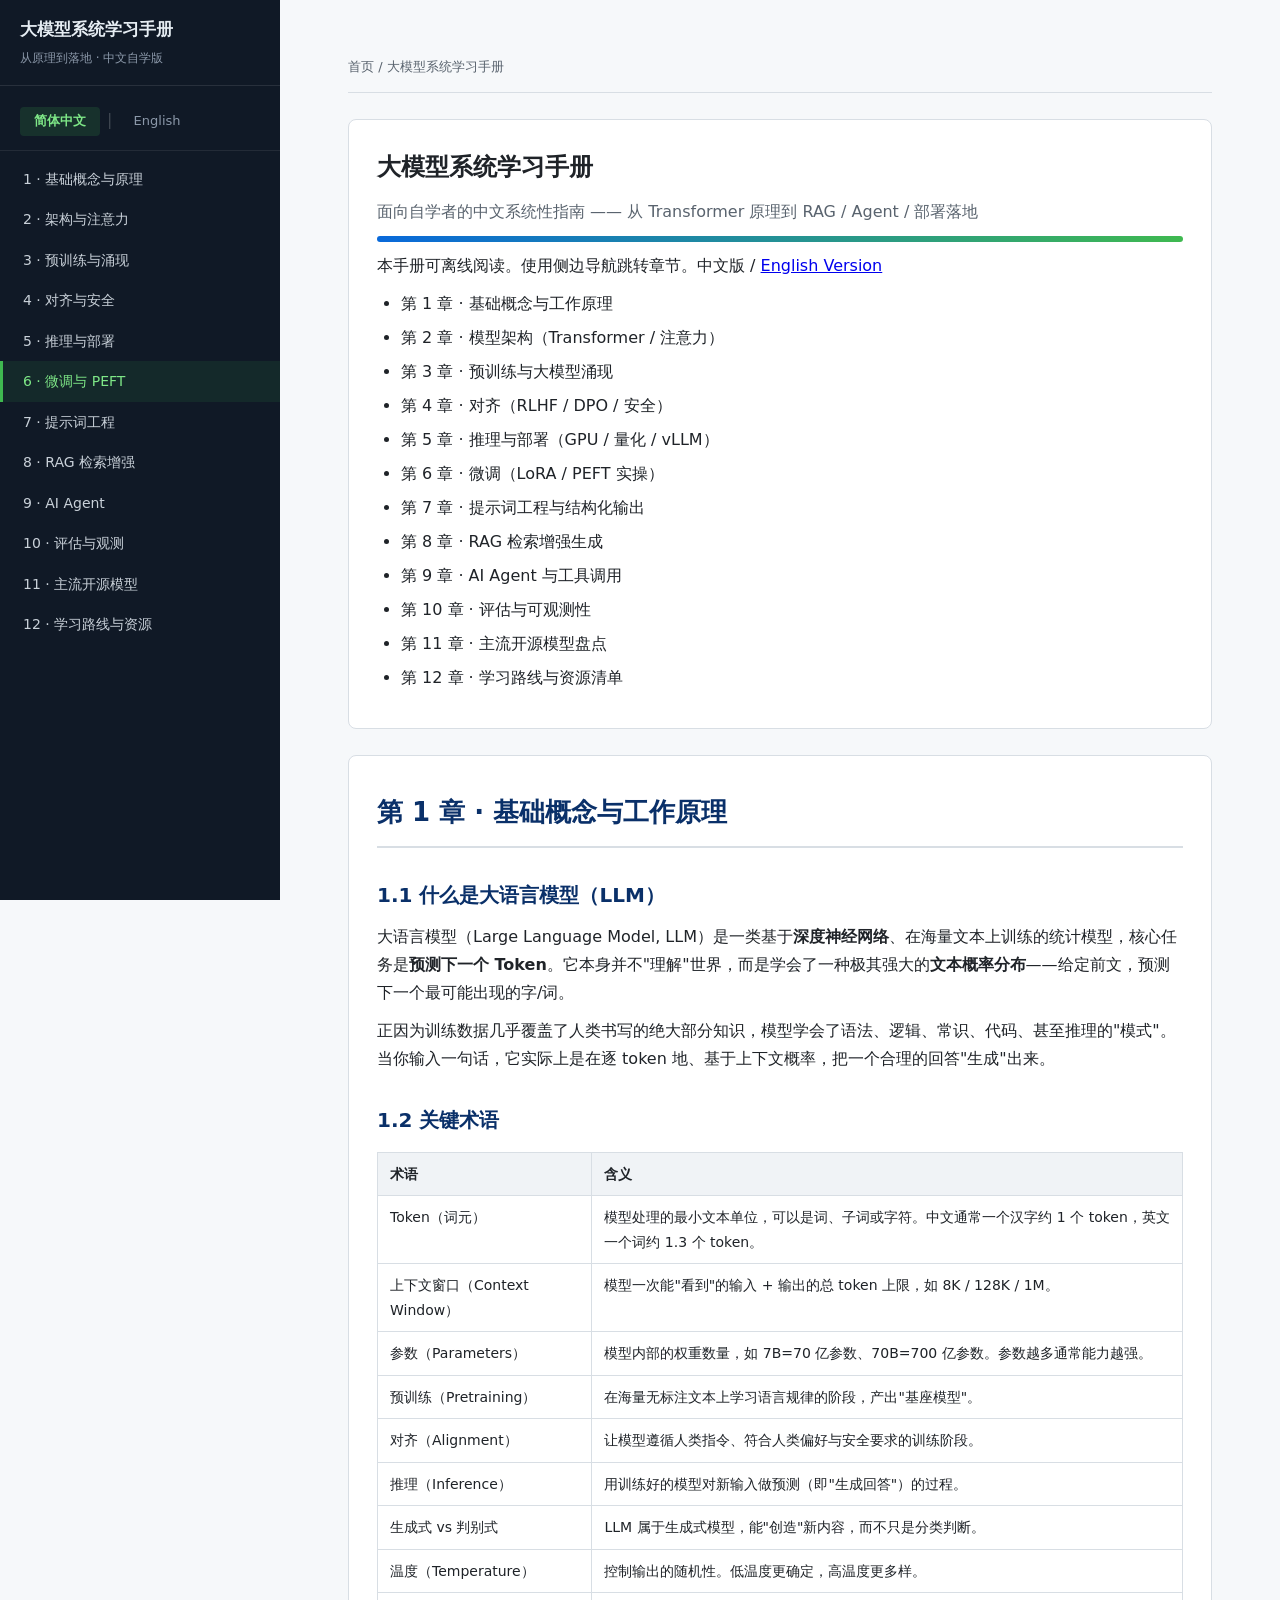
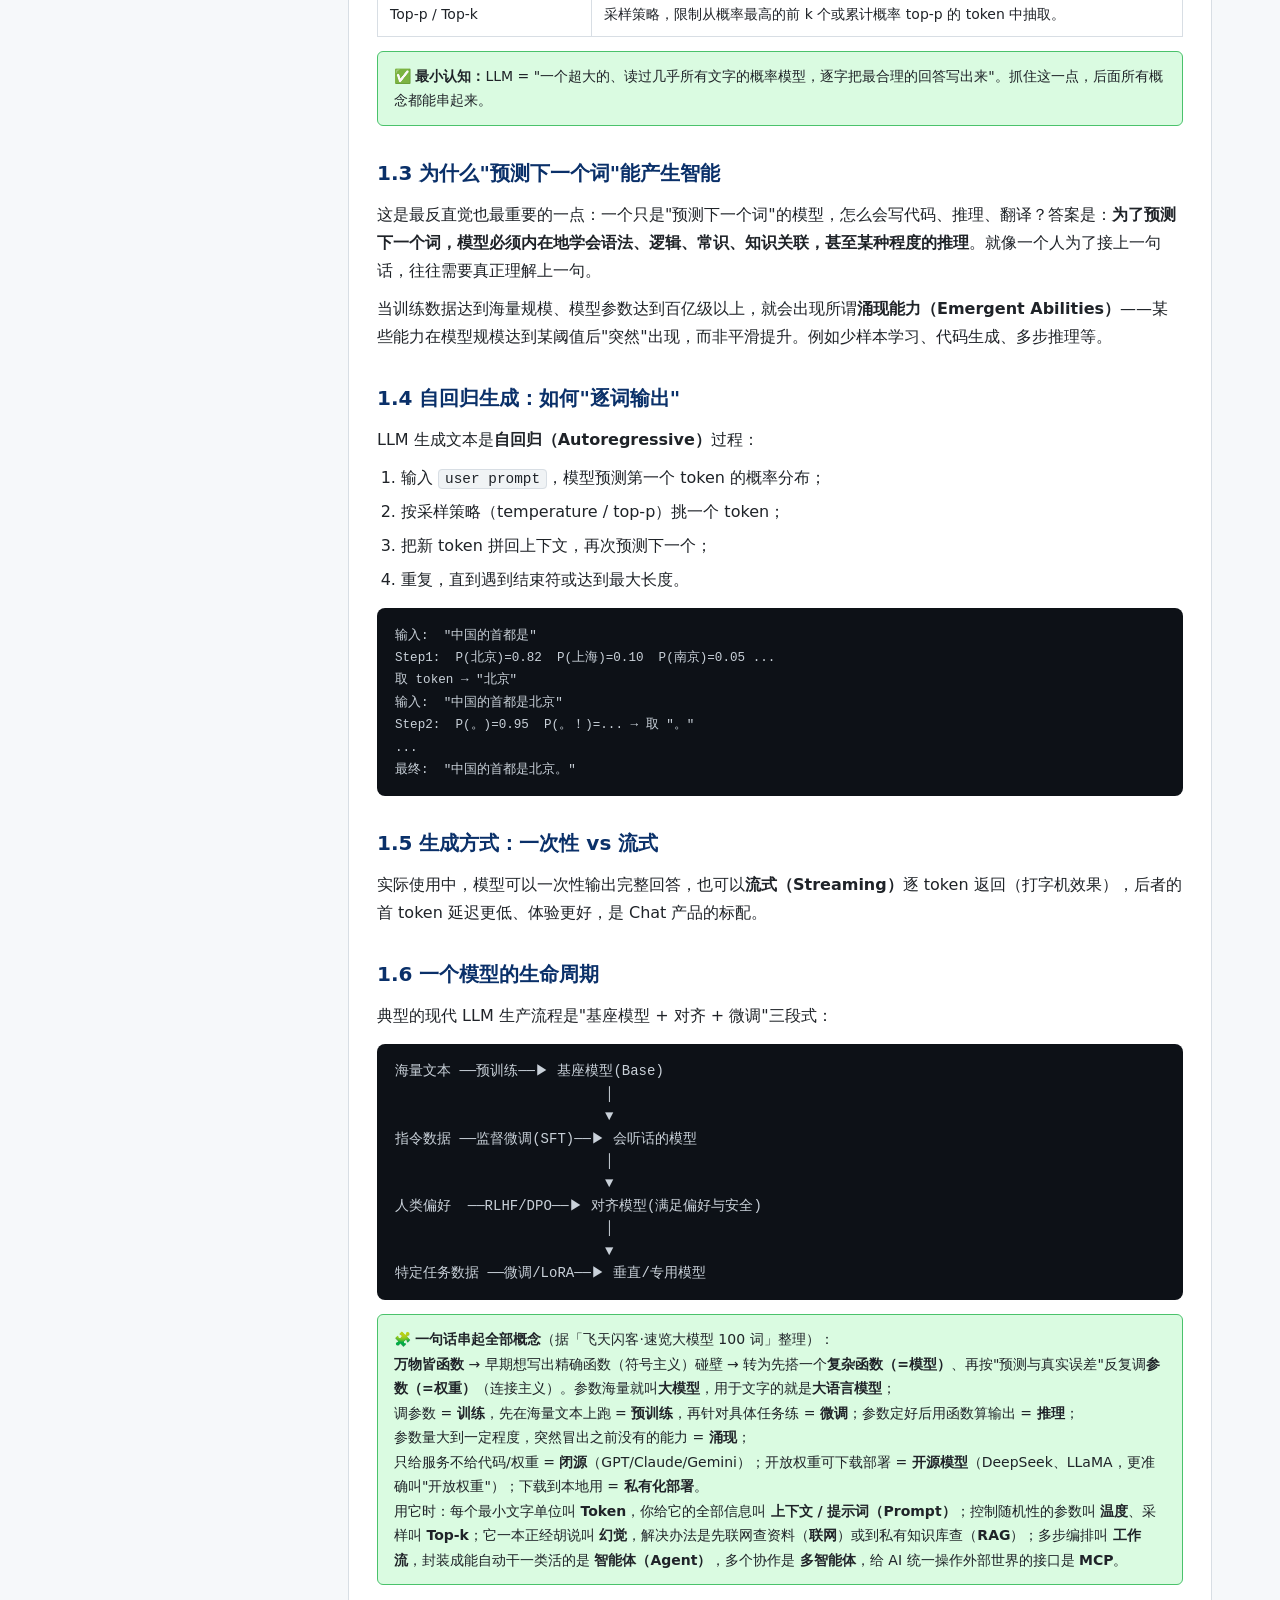
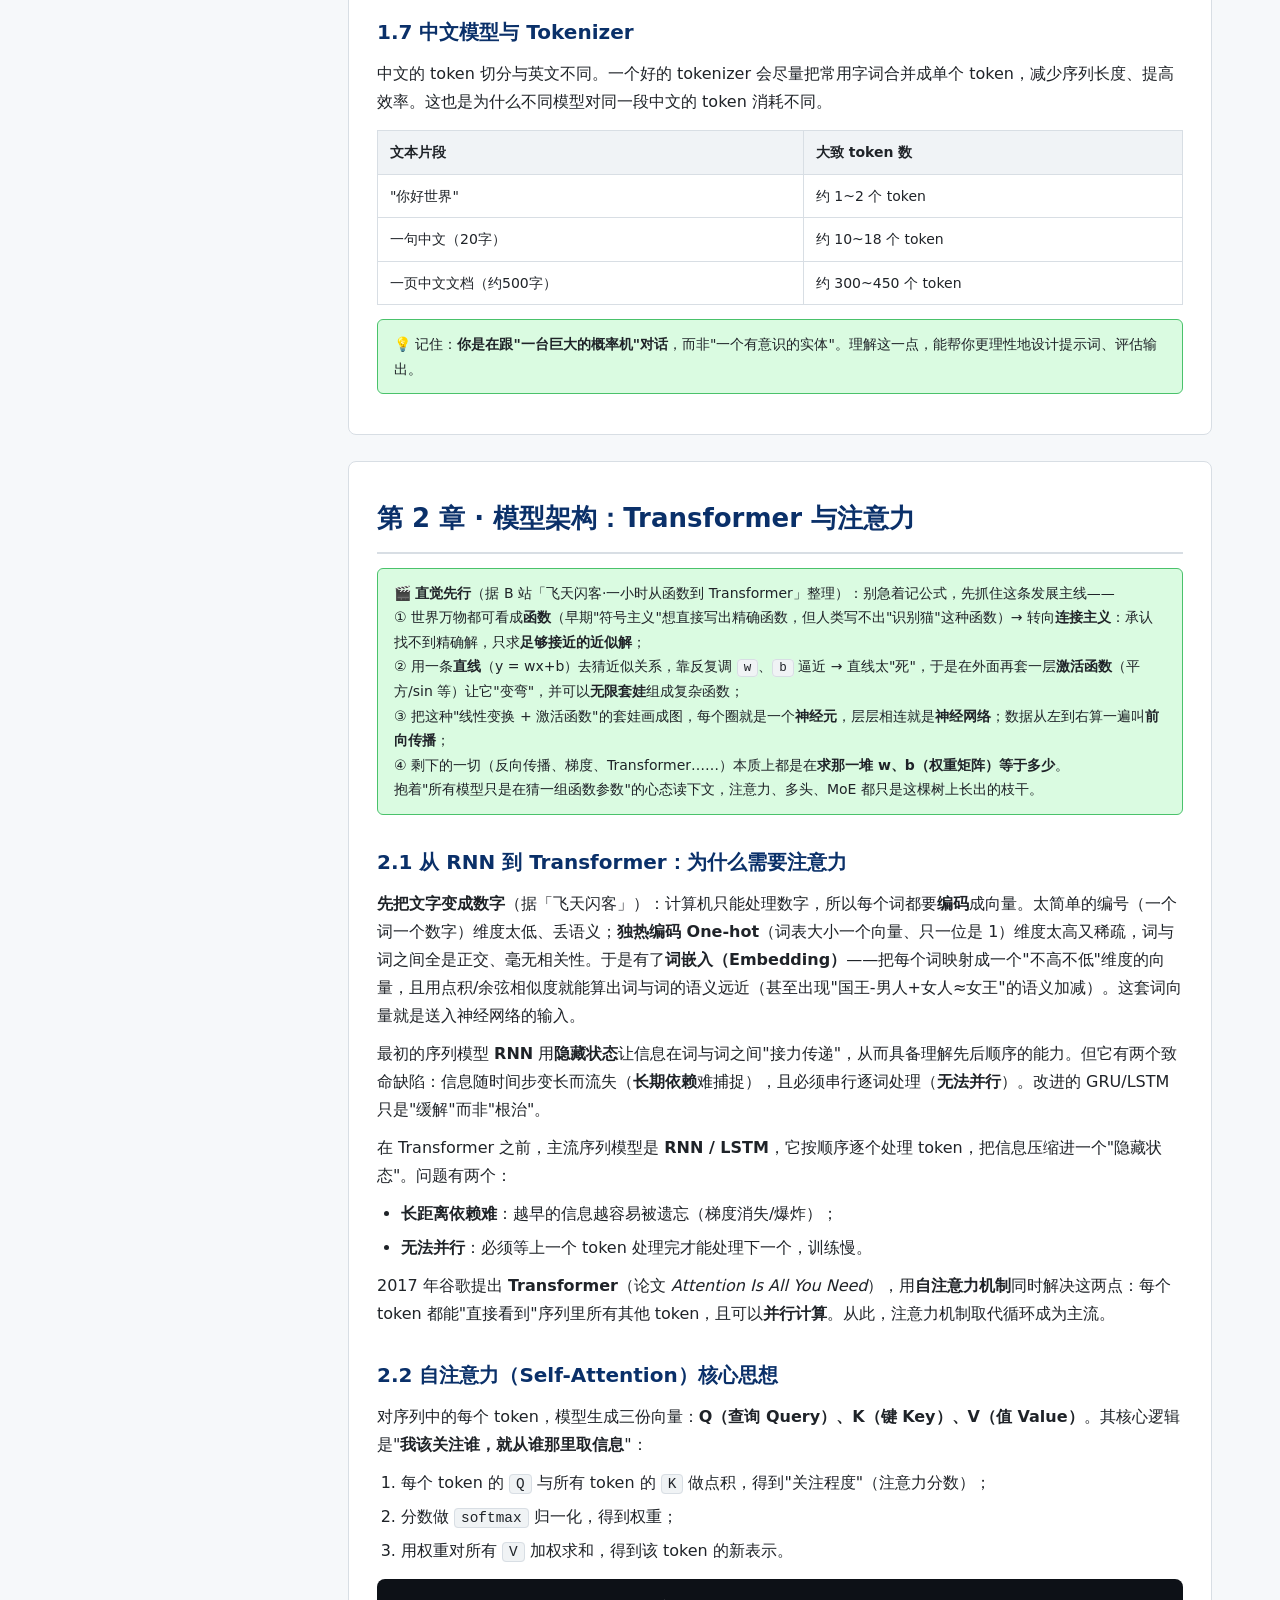
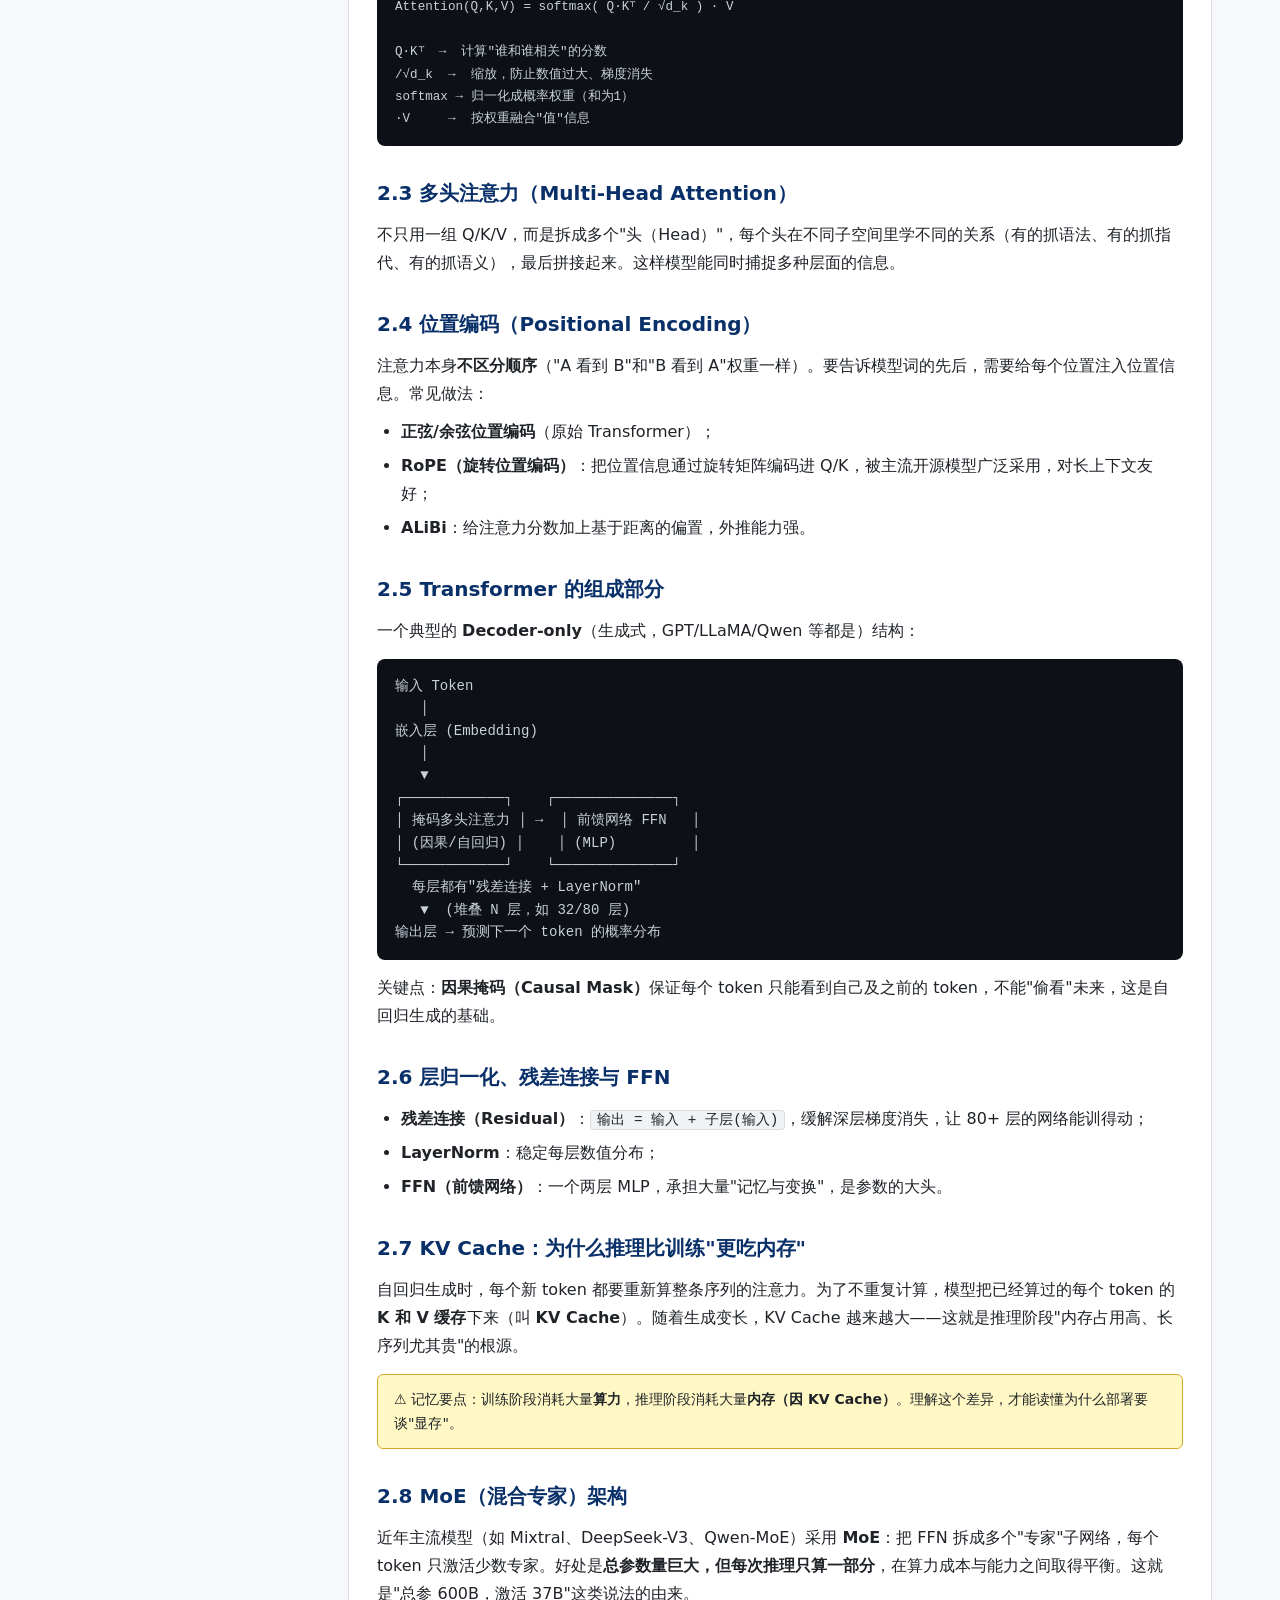
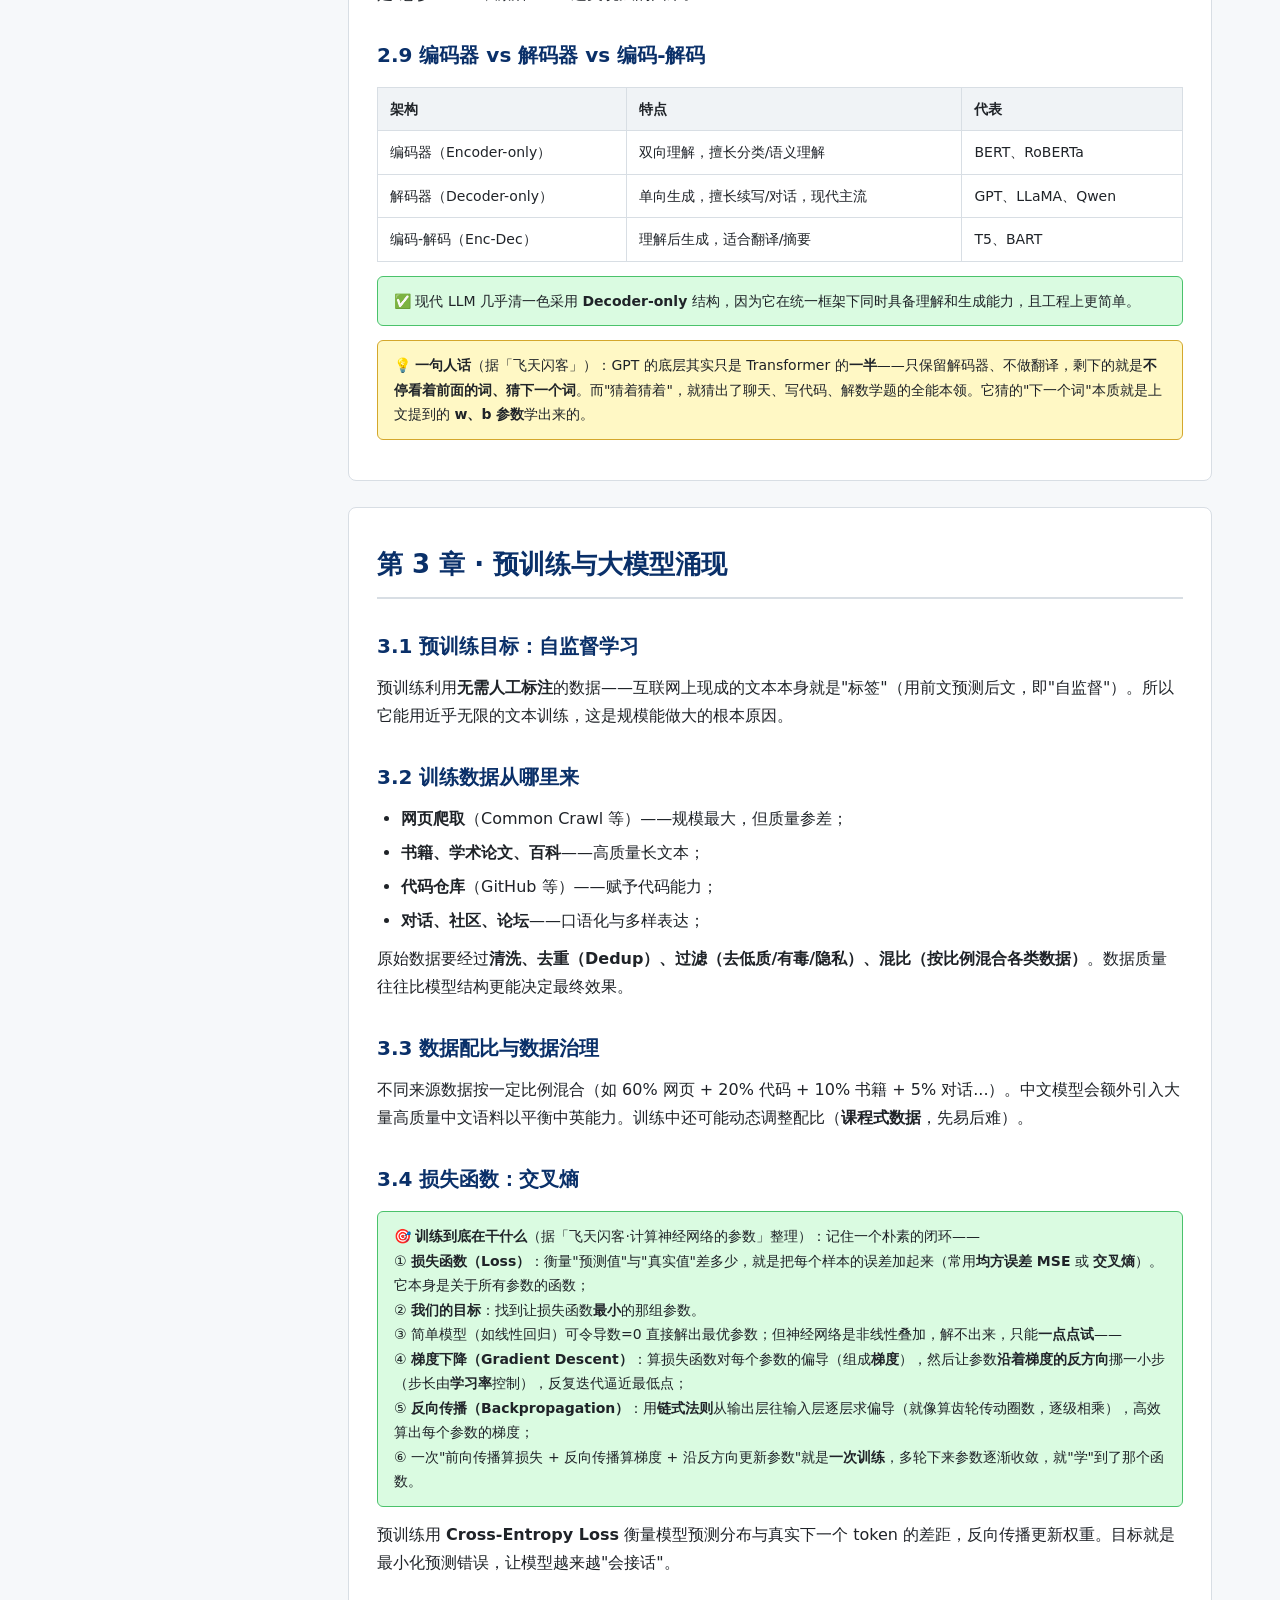
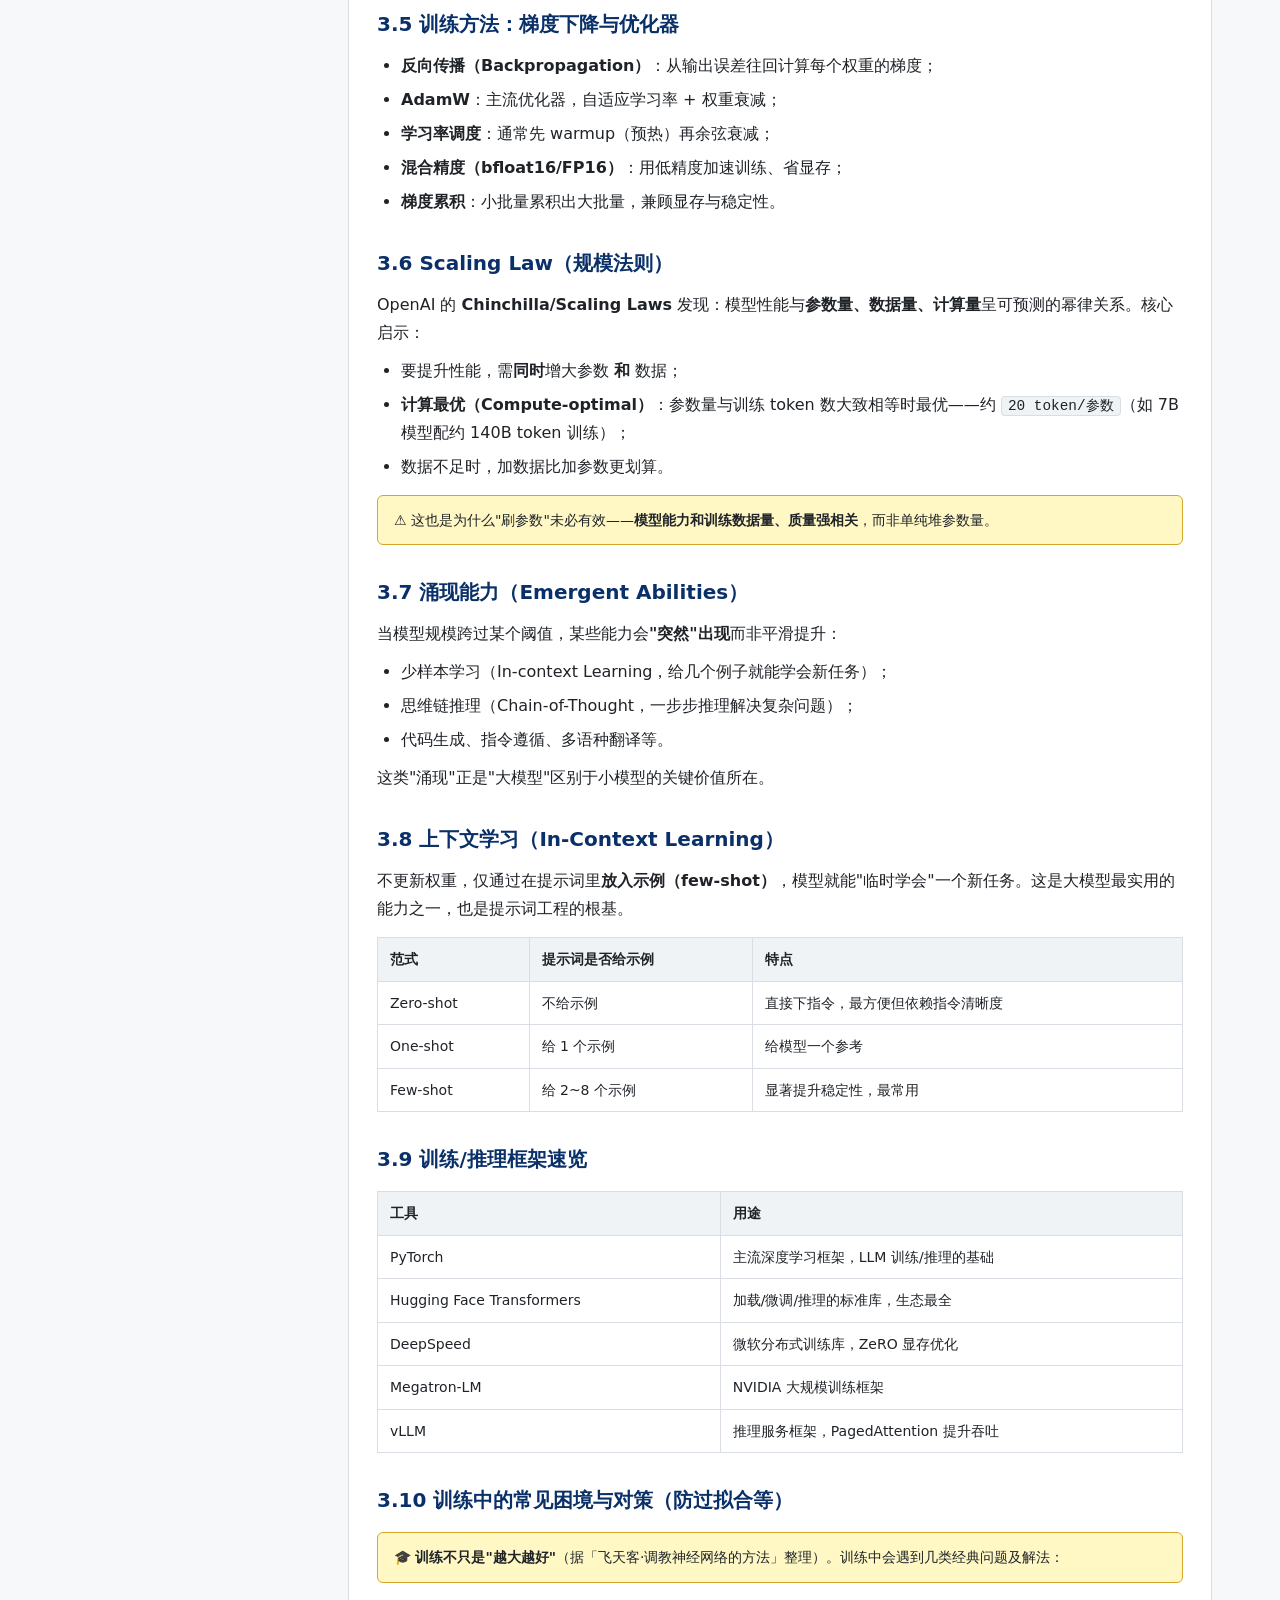
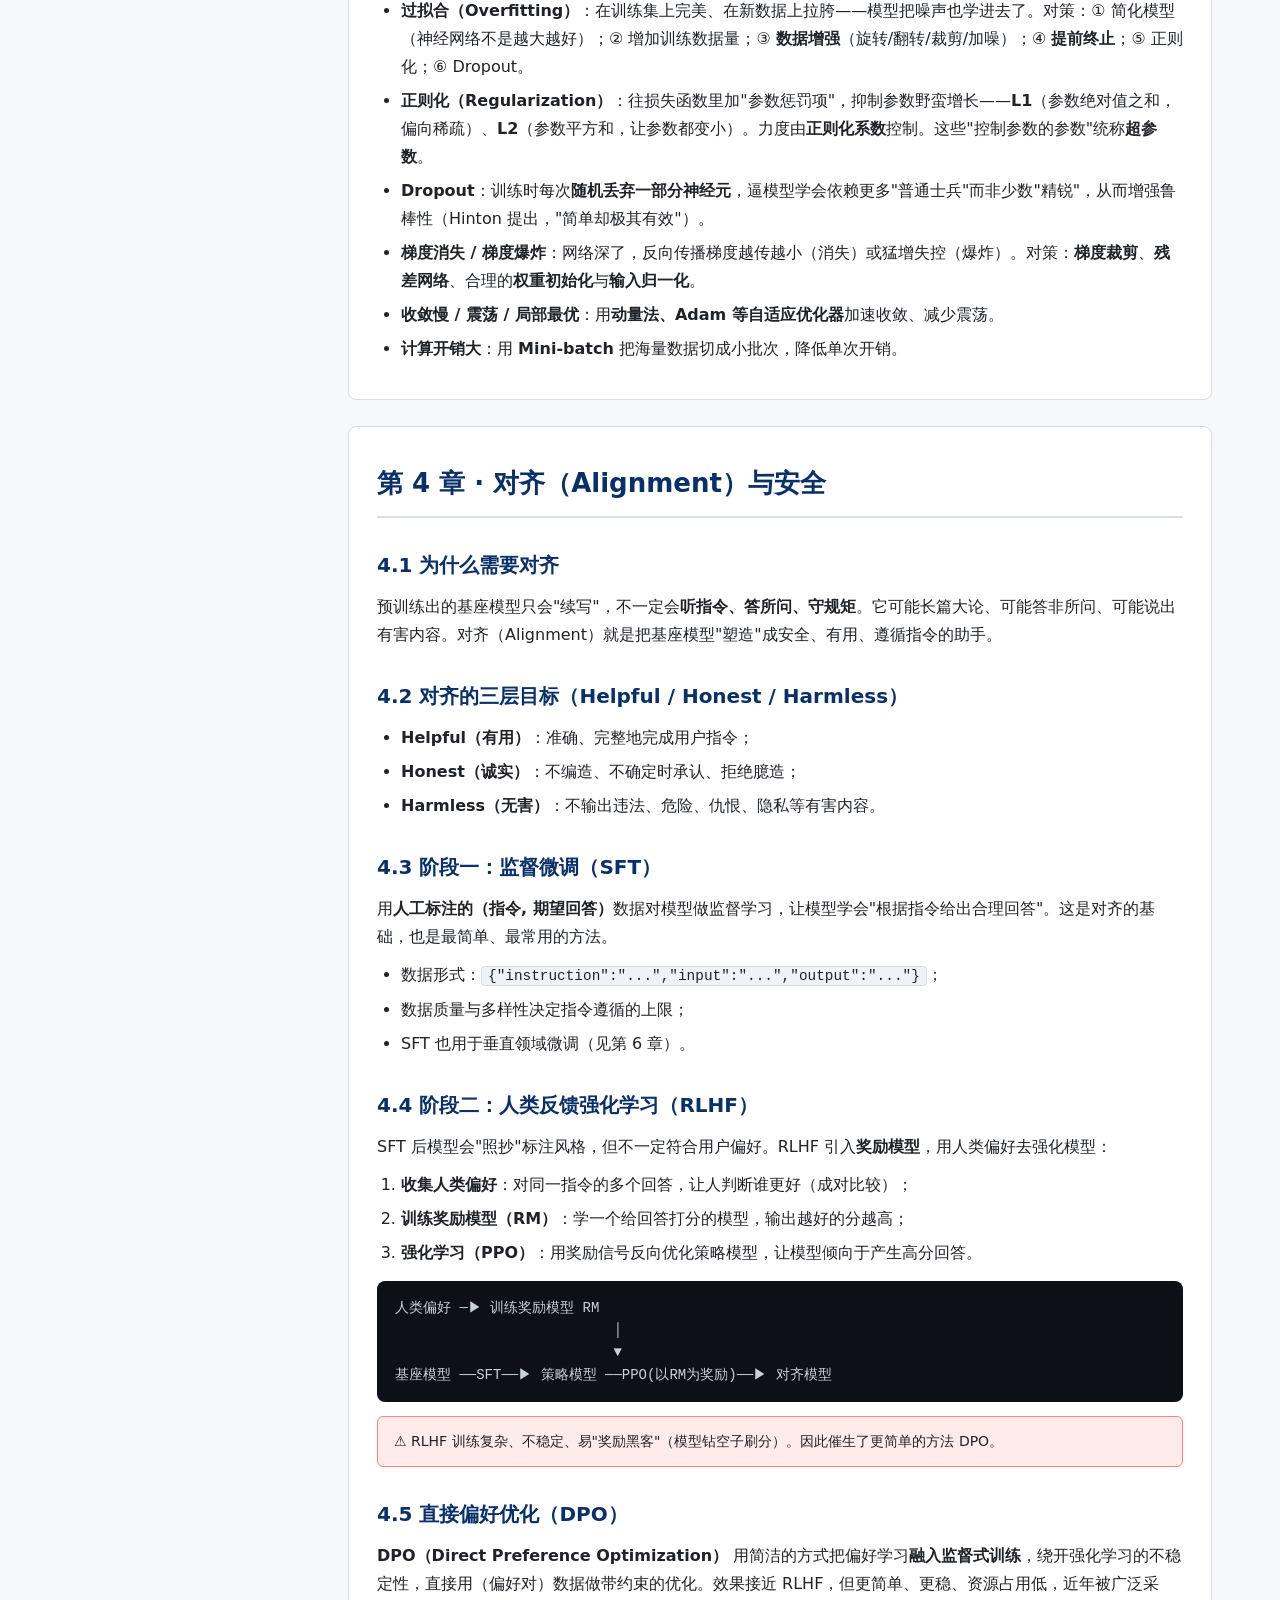
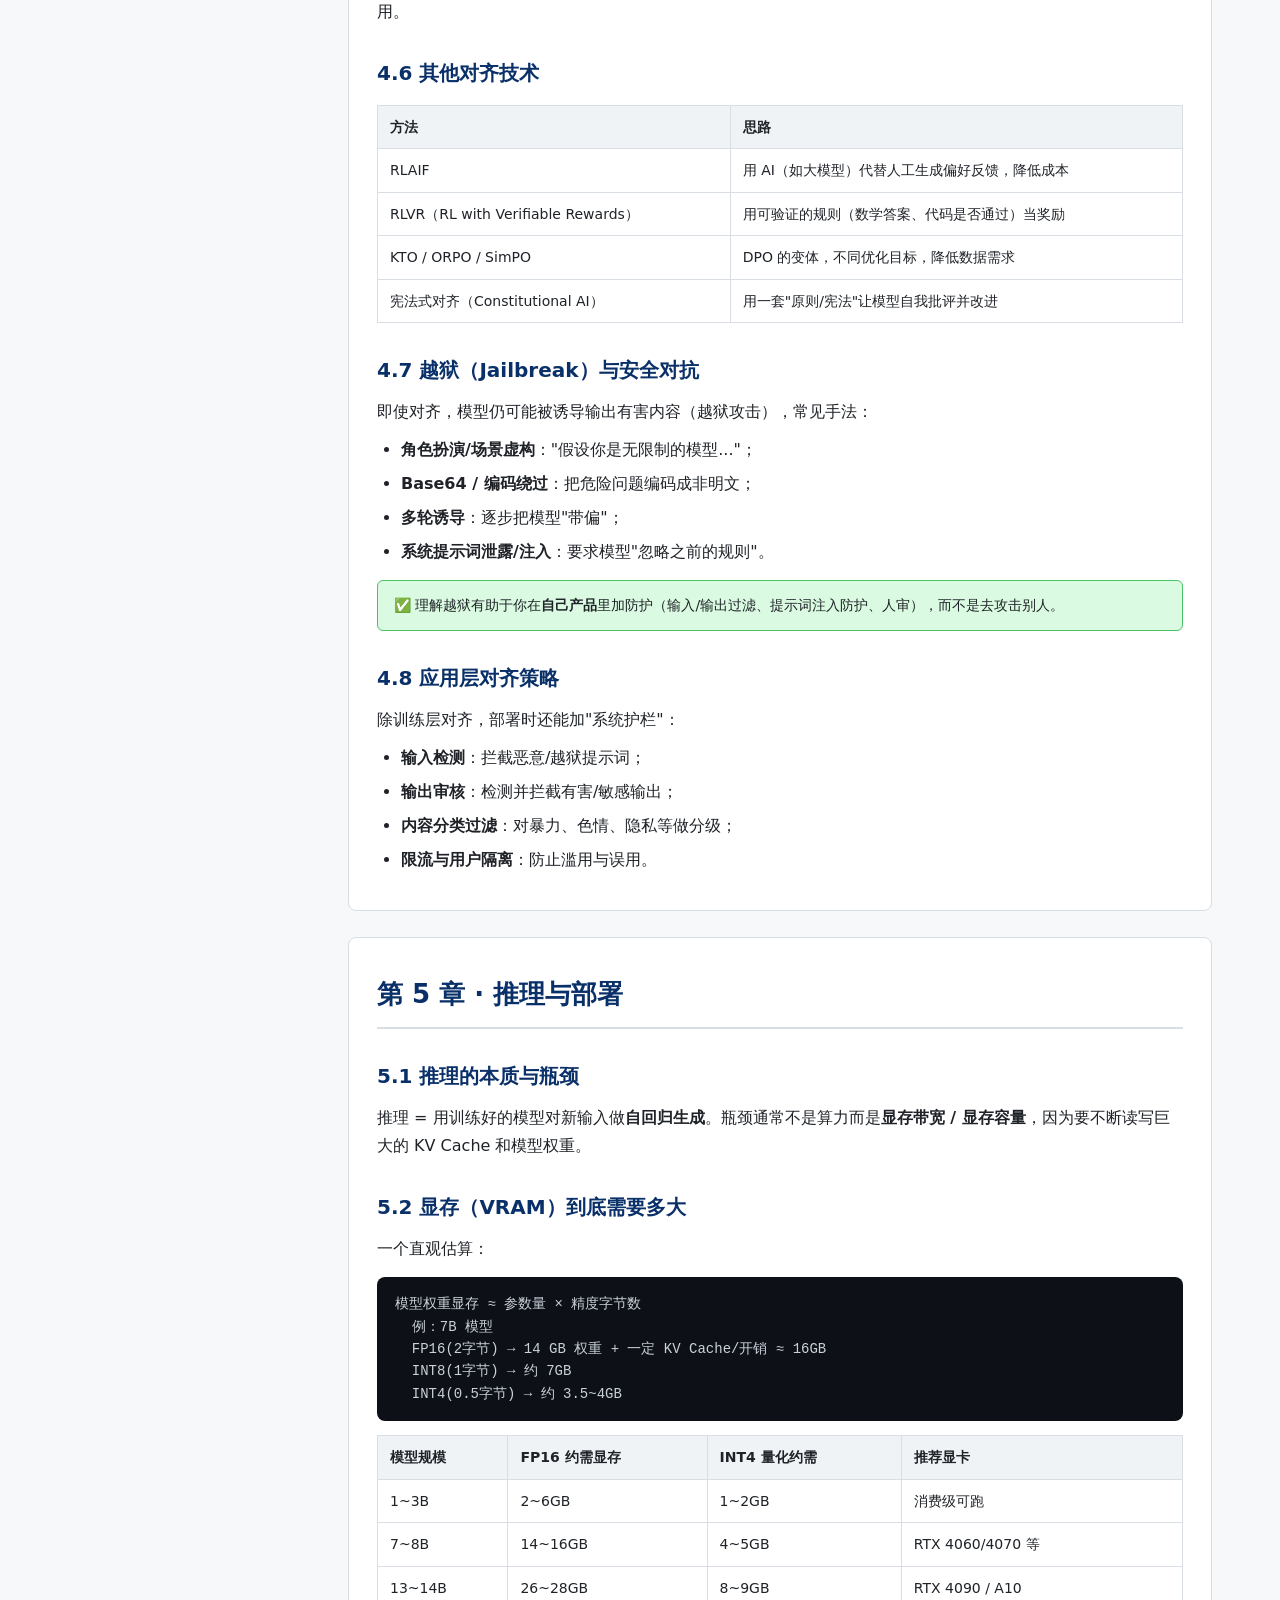
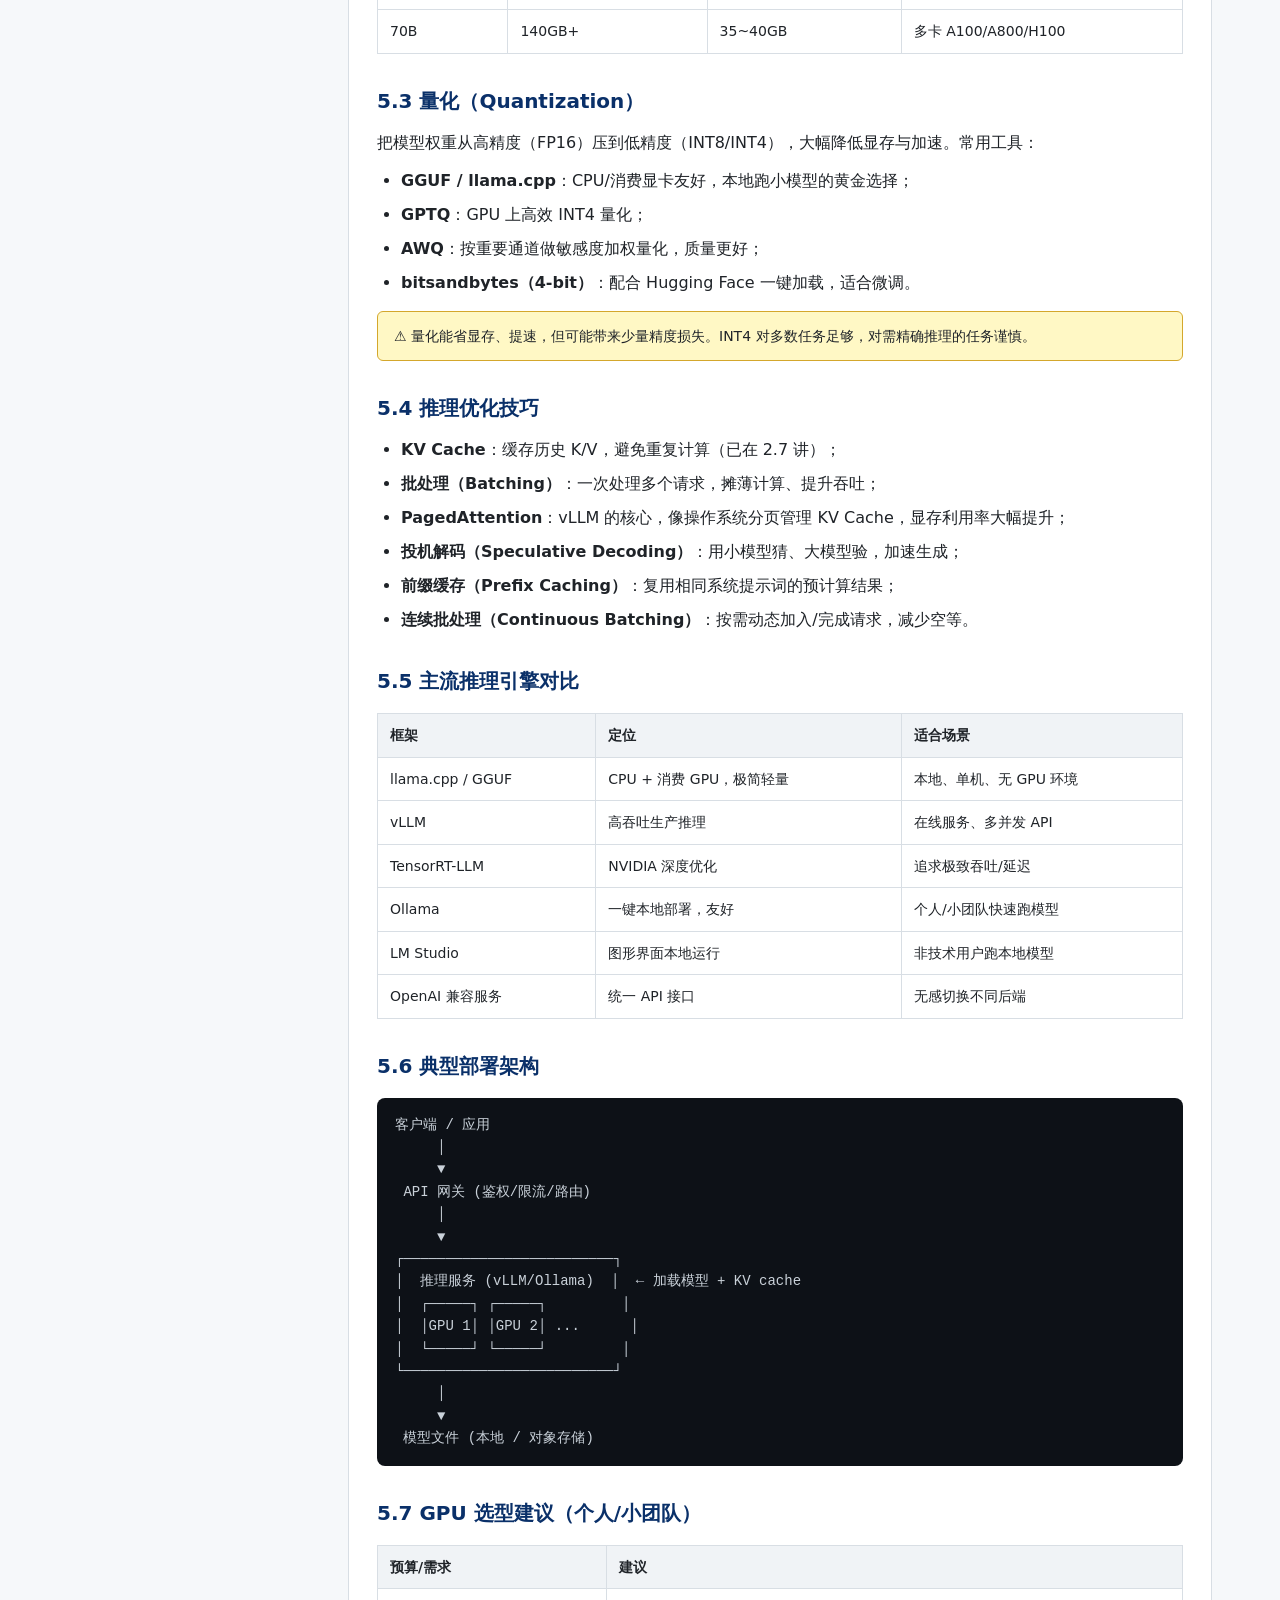
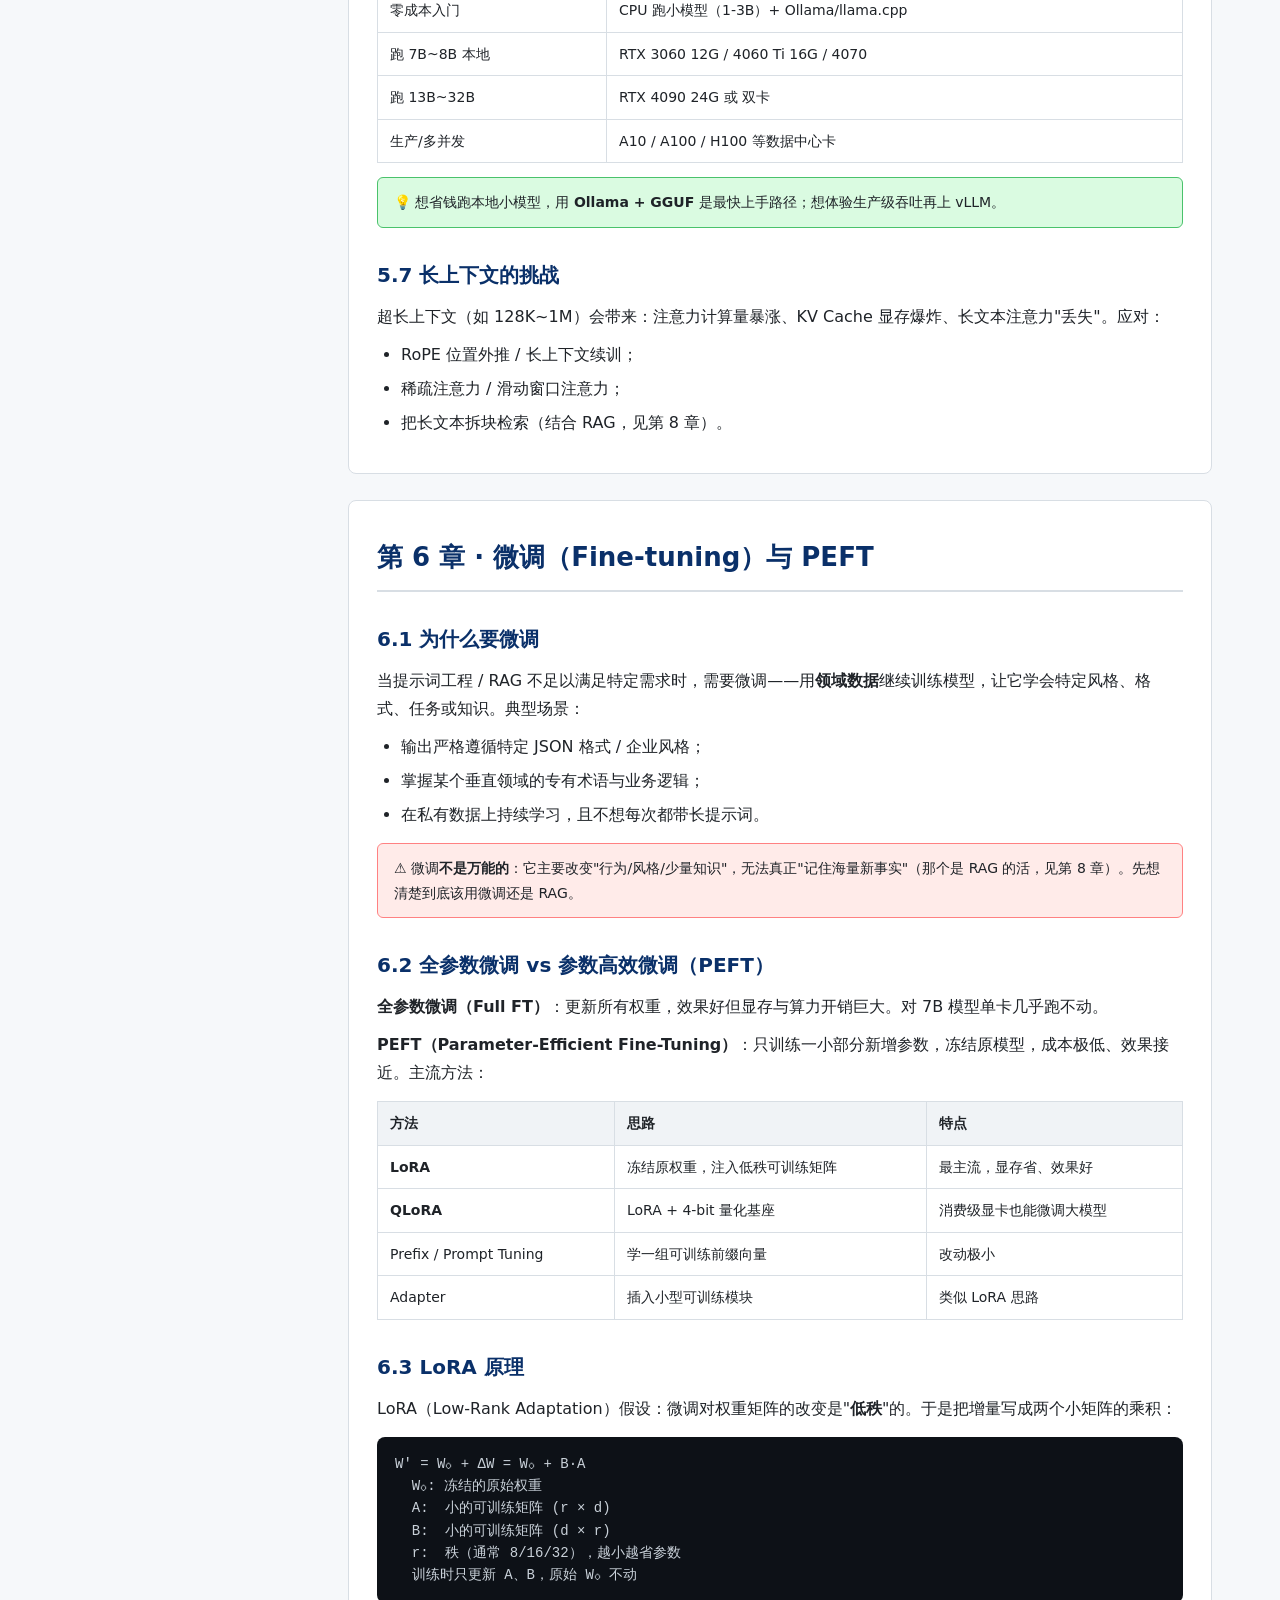
<file: 大模型系统学习手册.html>
<!DOCTYPE html>
<html lang="zh-CN">
<head>
<meta charset="UTF-8">
<meta name="viewport" content="width=device-width, initial-scale=1.0">
<title>大模型系统学习手册 · 从原理到落地</title>
<style>
/* ===== 大模型系统学习手册 · 样式表 ===== */

:root{
  --bg:#f6f8fa; --card:#ffffff; --ink:#1f2328; --muted:#59636e;
  --line:#d8dee4; --brand:#0969da; --brand2:#0550ae; --code-bg:#f0f3f5;
  --accent:#0a3069;
}
*{box-sizing:border-box}
html{scroll-behavior:smooth}
body{
  margin:0; font-family:"Microsoft YaHei","PingFang SC",system-ui,-apple-system,sans-serif;
  color:var(--ink); background:var(--bg,#f6f6fa); line-height:1.75; font-size:16px;
}
.layout{display:flex; min-height:100vh}

/* 侧边栏 */
.sidebar{
  width:280px; flex-shrink:0; background:#101926; color:#e6edf3;
  position:sticky; top:0; height:100vh; overflow-y:auto; padding:18px 0;
}
.sidebar .brand{padding:0 20px 16px; border-bottom:1px solid rgba(255,255,255,.1); margin-bottom:12px}
.sidebar .brand h1{font-size:17px; margin:0; line-height:1.4}
.sidebar .brand p{margin:6px 0 0; font-size:12px; color:#8b98a9}

/* 语言切换栏 */
.lang-switch{
  padding:8px 20px 14px; border-bottom:1px solid rgba(255,255,255,.08); margin-bottom:8px;
}
.lang-switch a{
  display:inline-block; font-size:13px; padding:3px 14px; border-radius:4px;
  text-decoration:none; transition:all .2s;
}
.lang-switch a.active{
  background:rgba(63,185,80,.15); color:#7ee787; font-weight:600;
}
.lang-switch a:not(.active){
  color:#8b98a9;
}
.lang-switch a:not(.active):hover{
  color:#c9d1d9; background:rgba(255,255,255,.06);
}
.lang-switch .sep{color:rgba(255,255,255,.2); margin:0 2px}

.sidebar nav a{
  display:block; color:#c9d1d9; text-decoration:none; padding:8px 20px; font-size:14px;
  border-left:3px solid transparent;
}
.sidebar nav a:hover{background:rgba(255,255,255,.06); color:#fff}
.sidebar nav a.on{border-left-color:#3fb950; background:rgba(63,185,80,.1); color:#7ee787}
.sidebar nav .lvl2{padding-left:36px; font-size:13px; color:#a9b8c9}

.content{flex:1; min-width:0; max-width:960px; margin:0 auto; padding:40px 48px 80px}
.topbar{position:sticky; top:0; background:rgba(246,248,250,.92); backdrop-filter:blur(6px); z-index:5;
  border-bottom:1px solid var(--line); padding:12px 0; margin-bottom:24px}
.topbar .crumbs{font-size:13px; color:var(--muted)}

.card{
  background:var(--card); border:1px solid var(--line); border-radius:8px;
  padding:26px 28px; margin:26px 0;
}
h2.sec{
  font-size:26px; margin:8px 0 4px; color:var(--accent,#0969da);
  border-bottom:2px solid var(--line); padding-bottom:10px; scroll-margin-top:70px;
}
h3.sub{font-size:20px; margin:30px 0 10px; color:var(--accent)}
h4{font-size:17px; margin:22px 0 8px}
p{margin:10px 0}
ul,ol{margin:10px 0; padding-left:24px}
li{margin:6px 0}
code{background:var(--code-bg); border:1px solid var(--line); border-radius:4px; padding:1px 6px; font-size:.9em; font-family:Consolas,"Courier New",monospace}
pre{
  background:#0d1117; color:#c9d1d9; border-radius:8px; padding:16px 18px; overflow-x:auto;
  font-size:14px; line-height:1.6; margin:14px 0; font-family:Consolas,"Courier New",monospace;
}
pre code{background:none; border:none; padding:0; color:inherit}
table{width:100%; border-collapse:collapse; margin:14px 0; font-size:14px}
th,td{border:1px solid var(--line); padding:9px 12px; text-align:left; vertical-align:top}
th{background:#f0f3f6; font-weight:600}
.tag{display:inline-block; font-size:12px; padding:1px 8px; border-radius:10px; margin-right:6px; vertical-align:middle}
.tag-b{background:#ddf4ff; color:#0550ae}
.tag-g{background:#dafbe1; color:#1a7f37}
.tag-y{background:#fff8c5; color:#9a6700}
.tag-r{background:#ffebe9; color:#cf222e}
.note{
  background:#fff8c5; border:1px solid #d4a72c; border-radius:6px; padding:12px 16px; margin:14px 0; font-size:14px;
}
.tip{
  background:#dafbe1; border:1px solid #4ac26b; border-radius:6px; padding:12px 16px; margin:14px 0; font-size:14px;
}
.warn{
  background:#ffebe9; border:1px solid #ff8182; border-radius:6px; padding:12px 16px; margin:14px 0; font-size:14px;
}
.progress{
  height:6px; border-radius:3px; background:var(--line); overflow:hidden; margin:6px 0 2px;
}
.progress>span{display:block; height:100%; background:linear-gradient(90deg,#0969da,#3fb950)}
.toc-note{font-size:13px; color:var(--muted); margin-top:6px}
.kbd{display:inline-block; border:1px solid var(--line); border-bottom-width:2px; border-radius:4px; padding:0 6px; font-size:12px; background:#fff}
footer{color:var(--muted); font-size:13px; text-align:center; padding:30px 0 40px}

/* 移动端语言切换（顶部栏内显示） */
.mobile-lang{display:none}

/* ====== 移动端适配 ====== */
@media(max-width:820px){
  .layout{flex-direction:column}

  /* 侧边栏：收起为顶部固定栏，不占满屏 */
  .sidebar{
    width:100%; height:auto; position:sticky; top:0; z-index:50;
    padding:0; max-height:52px; overflow:hidden;
    transition:max-height .3s ease;
    border-bottom:1px solid rgba(255,255,255,.12);
  }
  .sidebar.open{max-height:100vh; overflow-y:auto; padding-bottom:12px}
  .sidebar .brand{padding:12px 48px 12px 16px; margin-bottom:0; border-bottom:none; cursor:pointer; position:relative}
  .sidebar .brand::after{
    content:'☰'; position:absolute; right:16px; top:50%; transform:translateY(-50%);
    font-size:18px; color:#8b98a9; pointer-events:none;
  }
  .sidebar.open .brand{border-bottom:1px solid rgba(255,255,255,.1); margin-bottom:8px; padding-bottom:14px}

  /* 桌面端语言切换栏在移动端隐藏 */
  .lang-switch{display:none}

  /* 收起时隐藏副标题，避免文字被裁切 */
  .sidebar:not(.open) .brand p{display:none}

  /* 侧边栏导航在收起状态下隐藏 */
  .sidebar:not(.open) nav{display:none}
  .sidebar:not(.open) .lang-switch{display:none}
  .sidebar.open .lang-switch{display:block}

  /* 内容区 */
  .content{padding:16px 14px 60px}
  .topbar{position:static; padding:8px 0; margin-bottom:16px; background:none; border-bottom:none}
  .topbar .crumbs{font-size:12px}
  .mobile-lang{
    display:flex; gap:0; align-items:center; margin-top:6px;
  }
  .mobile-lang a{font-size:13px; padding:3px 10px; border-radius:4px; text-decoration:none}
  .mobile-lang a.active{color:var(--brand); font-weight:600; background:#ddf4ff}
  .mobile-lang a:not(.active){color:var(--muted)}
  .mobile-lang .sep{color:var(--line); margin:0 2px}

  /* 卡片间距和内边距收紧 */
  .card{padding:16px 14px; margin:16px 0; border-radius:6px}

  /* 标题字号缩小 */
  h2.sec{font-size:20px; scroll-margin-top:60px; padding-bottom:8px}
  h3.sub{font-size:17px; margin:20px 0 8px}
  h4{font-size:15px; margin:16px 0 6px}
  body{font-size:15px; line-height:1.7}

  /* 列表缩进减小 */
  ul,ol{padding-left:18px}
  li{margin:4px 0}

  /* 代码块 */
  pre{font-size:13px; padding:12px 10px; border-radius:6px; margin:10px 0}

  /* 表格：横向滚动 */
  table{display:block; overflow-x:auto; -webkit-overflow-scrolling:touch; font-size:13px}
  th,td{padding:6px 8px; min-width:60px}

  /* 提示框内边距收紧 */
  .note,.tip,.warn{padding:10px 12px; font-size:13px; margin:10px 0}

  /* footer */
  footer{padding:20px 0 30px; font-size:12px}
}

/* ====== 超窄屏 (≤375px) 微调 ====== */
@media(max-width:375px){
  .content{padding:12px 10px 48px}
  .card{padding:12px 10px}
  h2.sec{font-size:18px}
  h3.sub{font-size:16px}
  pre{font-size:12px; padding:10px 8px}
  body{font-size:14px}
}
</style>
</head>
<body>
<div class="layout">
  <!-- ============ 侧边栏 ============ -->
  <aside class="sidebar">
    <div class="brand">
      <h1>大模型系统学习手册</h1>
      <p>从原理到落地 · 中文自学版</p>
    </div>
    <div class="lang-switch">
      <a href="大模型系统学习手册.html" class="active">简体中文</a>
      <span class="sep">|</span>
      <a href="LLM_Study_Manual.html">English</a>
    </div>
    <nav id="nav"></nav>
  </aside>

  <!-- ============ 内容 ============ -->
  <main class="content">
    <div class="topbar">
      <span class="crumbs">首页 / 大模型系统学习手册</span>
      <div class="mobile-lang">
        <a href="大模型系统学习手册.html" class="active">简体中文</a>
        <span class="sep">|</span>
        <a href="LLM_Study_Manual.html">English</a>
      </div>
    </div>

    <!-- 封面 -->
    <div class="card">
      <h2 style="border:none; margin:0 0 6px">大模型系统学习手册</h2>
      <p style="color:var(--muted)">面向自学者的中文系统性指南 —— 从 Transformer 原理到 RAG / Agent / 部署落地</p>
      <div class="progress"><span style="width:100%"></span></div>
      <p class="toc">本手册可离线阅读。使用侧边导航跳转章节。中文版 / <a href="LLM_Study_Manual.html">English Version</a></p>
      <ul>
        <li>第 1 章 · 基础概念与工作原理</li>
        <li>第 2 章 · 模型架构（Transformer / 注意力）</li>
        <li>第 3 章 · 预训练与大模型涌现</li>
        <li>第 4 章 · 对齐（RLHF / DPO / 安全）</li>
        <li>第 5 章 · 推理与部署（GPU / 量化 / vLLM）</li>
        <li>第 6 章 · 微调（LoRA / PEFT 实操）</li>
        <li>第 7 章 · 提示词工程与结构化输出</li>
        <li>第 8 章 · RAG 检索增强生成</li>
        <li>第 9 章 · AI Agent 与工具调用</li>
        <li>第 10 章 · 评估与可观测性</li>
        <li>第 11 章 · 主流开源模型盘点</li>
        <li>第 12 章 · 学习路线与资源清单</li>
      </ul>
    </div>

    <section id="ch1">
  <div class="card">
    <h2 class="sec">第 1 章 · 基础概念与工作原理</h2>
    <h3 class="sub">1.1 什么是大语言模型（LLM）</h3>
    <p>大语言模型（Large Language Model, LLM）是一类基于<strong>深度神经网络</strong>、在海量文本上训练的统计模型，核心任务是<b>预测下一个 Token</b>。它本身并不"理解"世界，而是学会了一种极其强大的<b>文本概率分布</b>——给定前文，预测下一个最可能出现的字/词。</p>
    <p>正因为训练数据几乎覆盖了人类书写的绝大部分知识，模型学会了语法、逻辑、常识、代码、甚至推理的"模式"。当你输入一句话，它实际上是在逐 token 地、基于上下文概率，把一个合理的回答"生成"出来。</p>

    <h3 class="sub">1.2 关键术语</h3>
    <table>
      <tr><th>术语</th><th>含义</th></tr>
      <tr><td>Token（词元）</td><td>模型处理的最小文本单位，可以是词、子词或字符。中文通常一个汉字约 1 个 token，英文一个词约 1.3 个 token。</td></tr>
      <tr><td>上下文窗口（Context Window）</td><td>模型一次能"看到"的输入 + 输出的总 token 上限，如 8K / 128K / 1M。</td></tr>
      <tr><td>参数（Parameters）</td><td>模型内部的权重数量，如 7B=70 亿参数、70B=700 亿参数。参数越多通常能力越强。</td></tr>
      <tr><td>预训练（Pretraining）</td><td>在海量无标注文本上学习语言规律的阶段，产出"基座模型"。</td></tr>
      <tr><td>对齐（Alignment）</td><td>让模型遵循人类指令、符合人类偏好与安全要求的训练阶段。</td></tr>
      <tr><td>推理（Inference）</td><td>用训练好的模型对新输入做预测（即"生成回答"）的过程。</td></tr>
      <tr><td>生成式 vs 判别式</td><td>LLM 属于生成式模型，能"创造"新内容，而不只是分类判断。</td></tr>
      <tr><td>温度（Temperature）</td><td>控制输出的随机性。低温度更确定，高温度更多样。</td></tr>
      <tr><td>Top-p / Top-k</td><td>采样策略，限制从概率最高的前 k 个或累计概率 top-p 的 token 中抽取。</td></tr>
    </table>

    <div class="tip">✅ <b>最小认知：</b>LLM = "一个超大的、读过几乎所有文字的概率模型，逐字把最合理的回答写出来"。抓住这一点，后面所有概念都能串起来。</div>

    <h3 class="sub">1.3 为什么"预测下一个词"能产生智能</h3>
    <p>这是最反直觉也最重要的一点：一个只是"预测下一个词"的模型，怎么会写代码、推理、翻译？答案是：<b>为了预测下一个词，模型必须内在地学会语法、逻辑、常识、知识关联，甚至某种程度的推理</b>。就像一个人为了接上一句话，往往需要真正理解上一句。</p>
    <p>当训练数据达到海量规模、模型参数达到百亿级以上，就会出现所谓<b>涌现能力（Emergent Abilities）</b>——某些能力在模型规模达到某阈值后"突然"出现，而非平滑提升。例如少样本学习、代码生成、多步推理等。</p>

    <h3 class="sub">1.4 自回归生成：如何"逐词输出"</h3>
    <p>LLM 生成文本是<strong>自回归（Autoregressive）</strong>过程：</p>
    <ol>
      <li>输入 <code>user prompt</code>，模型预测第一个 token 的概率分布；</li>
      <li>按采样策略（temperature / top-p）挑一个 token；</li>
      <li>把新 token 拼回上下文，再次预测下一个；</li>
      <li>重复，直到遇到结束符或达到最大长度。</li>
    </ol>
    <pre><code>输入:  "中国的首都是"
Step1:  P(北京)=0.82  P(上海)=0.10  P(南京)=0.05 ...
取 token → "北京"
输入:  "中国的首都是北京"
Step2:  P(。)=0.95  P(。！)=... → 取 "。"
...
最终:  "中国的首都是北京。"</code></pre>

    <h3 class="sub">1.5 生成方式：一次性 vs 流式</h3>
    <p>实际使用中，模型可以一次性输出完整回答，也可以<strong>流式（Streaming）</strong>逐 token 返回（打字机效果），后者的首 token 延迟更低、体验更好，是 Chat 产品的标配。</p>

    <h3 class="sub">1.6 一个模型的生命周期</h3>
    <p>典型的现代 LLM 生产流程是"基座模型 + 对齐 + 微调"三段式：</p>
    <pre>海量文本 ──预训练──▶ 基座模型(Base)
                         │
                         ▼
指令数据 ──监督微调(SFT)──▶ 会听话的模型
                         │
                         ▼
人类偏好  ──RLHF/DPO──▶ 对齐模型(满足偏好与安全)
                         │
                         ▼
特定任务数据 ──微调/LoRA──▶ 垂直/专用模型</pre>

    <div class="tip">🧩 <b>一句话串起全部概念</b>（据「飞天闪客·速览大模型 100 词」整理）：<br>
      <b>万物皆函数</b> → 早期想写出精确函数（符号主义）碰壁 → 转为先搭一个<b>复杂函数（=模型）</b>、再按"预测与真实误差"反复调<b>参数（=权重）</b>（连接主义）。参数海量就叫<b>大模型</b>，用于文字的就是<b>大语言模型</b>；<br>
      调参数 = <b>训练</b>，先在海量文本上跑 = <b>预训练</b>，再针对具体任务练 = <b>微调</b>；参数定好后用函数算输出 = <b>推理</b>；<br>
      参数量大到一定程度，突然冒出之前没有的能力 = <b>涌现</b>；<br>
      只给服务不给代码/权重 = <b>闭源</b>（GPT/Claude/Gemini）；开放权重可下载部署 = <b>开源模型</b>（DeepSeek、LLaMA，更准确叫"开放权重"）；下载到本地用 = <b>私有化部署</b>。<br>
      用它时：每个最小文字单位叫 <b>Token</b>，你给它的全部信息叫 <b>上下文 / 提示词（Prompt）</b>；控制随机性的参数叫 <b>温度</b>、采样叫 <b>Top-k</b>；它一本正经胡说叫 <b>幻觉</b>，解决办法是先联网查资料（<b>联网</b>）或到私有知识库查（<b>RAG</b>）；多步编排叫 <b>工作流</b>，封装成能自动干一类活的是 <b>智能体（Agent）</b>，多个协作是 <b>多智能体</b>，给 AI 统一操作外部世界的接口是 <b>MCP</b>。</div>
    <h3 class="sub">1.7 中文模型与 Tokenizer</h3>
    <p>中文的 token 切分与英文不同。一个好的 tokenizer 会尽量把常用字词合并成单个 token，减少序列长度、提高效率。这也是为什么不同模型对同一段中文的 token 消耗不同。</p>
    <table>
      <tr><th>文本片段</th><th>大致 token 数</th></tr>
      <tr><td>"你好世界"</td><td>约 1~2 个 token</td></tr>
      <tr><td>一句中文（20字）</td><td>约 10~18 个 token</td></tr>
      <tr><td>一页中文文档（约500字）</td><td>约 300~450 个 token</td></tr>
    </table>

    <div class="tip">💡 记住：<b>你是在跟"一台巨大的概率机"对话</b>，而非"一个有意识的实体"。理解这一点，能帮你更理性地设计提示词、评估输出。</div>
  </div>
</section>
    <section id="ch2">
  <div class="card">
    <h2 class="sec">第 2 章 · 模型架构：Transformer 与注意力</h2>
    <div class="tip">🎬 <b>直觉先行</b>（据 B 站「飞天闪客·一小时从函数到 Transformer」整理）：别急着记公式，先抓住这条发展主线——<br>
      ① 世界万物都可看成<b>函数</b>（早期"符号主义"想直接写出精确函数，但人类写不出"识别猫"这种函数）→ 转向<b>连接主义</b>：承认找不到精确解，只求<b>足够接近的近似解</b>；<br>
      ② 用一条<b>直线</b>（y = wx+b）去猜近似关系，靠反复调 <code>w</code>、<code>b</code> 逼近 → 直线太"死"，于是在外面再套一层<b>激活函数</b>（平方/sin 等）让它"变弯"，并可以<b>无限套娃</b>组成复杂函数；<br>
      ③ 把这种"线性变换 + 激活函数"的套娃画成图，每个圈就是一个<b>神经元</b>，层层相连就是<b>神经网络</b>；数据从左到右算一遍叫<b>前向传播</b>；<br>
      ④ 剩下的一切（反向传播、梯度、Transformer……）本质上都是在<b>求那一堆 w、b（权重矩阵）等于多少</b>。<br>
      抱着"所有模型只是在猜一组函数参数"的心态读下文，注意力、多头、MoE 都只是这棵树上长出的枝干。</div>
    <h3 class="sub">2.1 从 RNN 到 Transformer：为什么需要注意力</h3>
    <p><b>先把文字变成数字</b>（据「飞天闪客」）：计算机只能处理数字，所以每个词都要<b>编码</b>成向量。太简单的编号（一个词一个数字）维度太低、丢语义；<b>独热编码 One-hot</b>（词表大小一个向量、只一位是 1）维度太高又稀疏，词与词之间全是正交、毫无相关性。于是有了<b>词嵌入（Embedding）</b>——把每个词映射成一个"不高不低"维度的向量，且用点积/余弦相似度就能算出词与词的语义远近（甚至出现"国王-男人+女人≈女王"的语义加减）。这套词向量就是送入神经网络的输入。</p>
    <p>最初的序列模型 <b>RNN</b> 用<b>隐藏状态</b>让信息在词与词之间"接力传递"，从而具备理解先后顺序的能力。但它有两个致命缺陷：信息随时间步变长而流失（<b>长期依赖</b>难捕捉），且必须串行逐词处理（<b>无法并行</b>）。改进的 GRU/LSTM 只是"缓解"而非"根治"。</p>
    <p>在 Transformer 之前，主流序列模型是 <b>RNN / LSTM</b>，它按顺序逐个处理 token，把信息压缩进一个"隐藏状态"。问题有两个：</p>
    <ul>
      <li><b>长距离依赖难</b>：越早的信息越容易被遗忘（梯度消失/爆炸）；</li>
      <li><b>无法并行</b>：必须等上一个 token 处理完才能处理下一个，训练慢。</li>
    </ul>
    <p>2017 年谷歌提出 <strong>Transformer</strong>（论文 <em>Attention Is All You Need</em>），用<b>自注意力机制</b>同时解决这两点：每个 token 都能"直接看到"序列里所有其他 token，且可以<b>并行计算</b>。从此，注意力机制取代循环成为主流。</p>

    <h3 class="sub">2.2 自注意力（Self-Attention）核心思想</h3>
    <p>对序列中的每个 token，模型生成三份向量：<strong>Q（查询 Query）、K（键 Key）、V（值 Value）</strong>。其核心逻辑是"<b>我该关注谁，就从谁那里取信息</b>"：</p>
    <ol>
      <li>每个 token 的 <code>Q</code> 与所有 token 的 <code>K</code> 做点积，得到"关注程度"（注意力分数）；</li>
      <li>分数做 <code>softmax</code> 归一化，得到权重；</li>
      <li>用权重对所有 <code>V</code> 加权求和，得到该 token 的新表示。</li>
    </ol>
    <pre><code>Attention(Q,K,V) = softmax( Q·Kᵀ / √d_k ) · V

Q·Kᵀ  →  计算"谁和谁相关"的分数
/√d_k  →  缩放，防止数值过大、梯度消失
softmax → 归一化成概率权重（和为1）
·V     →  按权重融合"值"信息</code></pre>

    <h3 class="sub">2.3 多头注意力（Multi-Head Attention）</h3>
    <p>不只用一组 Q/K/V，而是拆成多个"头（Head）"，每个头在不同子空间里学不同的关系（有的抓语法、有的抓指代、有的抓语义），最后拼接起来。这样模型能同时捕捉多种层面的信息。</p>

    <h3 class="sub">2.4 位置编码（Positional Encoding）</h3>
    <p>注意力本身<b>不区分顺序</b>（"A 看到 B"和"B 看到 A"权重一样）。要告诉模型词的先后，需要给每个位置注入位置信息。常见做法：</p>
    <ul>
      <li><b>正弦/余弦位置编码</b>（原始 Transformer）；</li>
      <li><b>RoPE（旋转位置编码）</b>：把位置信息通过旋转矩阵编码进 Q/K，被主流开源模型广泛采用，对长上下文友好；</li>
      <li><b>ALiBi</b>：给注意力分数加上基于距离的偏置，外推能力强。</li>
    </ul>

    <h3 class="sub">2.5 Transformer 的组成部分</h3>
    <p>一个典型的 <b>Decoder-only</b>（生成式，GPT/LLaMA/Qwen 等都是）结构：</p>
    <pre>输入 Token
   │
嵌入层 (Embedding)
   │
   ▼
┌────────────┐    ┌──────────────┐
│ 掩码多头注意力 │ →  │ 前馈网络 FFN   │
│ (因果/自回归) │    │ (MLP)         │
└────────────┘    └──────────────┘
  每层都有"残差连接 + LayerNorm"
   ▼  (堆叠 N 层，如 32/80 层)
输出层 → 预测下一个 token 的概率分布</pre>
    <p>关键点：<b>因果掩码（Causal Mask）</b>保证每个 token 只能看到自己及之前的 token，不能"偷看"未来，这是自回归生成的基础。</p>

    <h3 class="sub">2.6 层归一化、残差连接与 FFN</h3>
    <ul>
      <li><b>残差连接（Residual）</b>：<code>输出 = 输入 + 子层(输入)</code>，缓解深层梯度消失，让 80+ 层的网络能训得动；</li>
      <li><b>LayerNorm</b>：稳定每层数值分布；</li>
      <li><b>FFN（前馈网络）</b>：一个两层 MLP，承担大量"记忆与变换"，是参数的大头。</li>
    </ul>

    <h3 class="sub">2.7 KV Cache：为什么推理比训练"更吃内存"</h3>
    <p>自回归生成时，每个新 token 都要重新算整条序列的注意力。为了不重复计算，模型把已经算过的每个 token 的 <b>K 和 V 缓存</b>下来（叫 <b>KV Cache</b>）。随着生成变长，KV Cache 越来越大——这就是推理阶段"内存占用高、长序列尤其贵"的根源。</p>
    <div class="note">⚠️ 记忆要点：训练阶段消耗大量<strong>算力</strong>，推理阶段消耗大量<strong>内存（因 KV Cache）</strong>。理解这个差异，才能读懂为什么部署要谈"显存"。</div>

    <h3 class="sub">2.8 MoE（混合专家）架构</h3>
    <p>近年主流模型（如 Mixtral、DeepSeek-V3、Qwen-MoE）采用 <b>MoE</b>：把 FFN 拆成多个"专家"子网络，每个 token 只激活少数专家。好处是<b>总参数量巨大，但每次推理只算一部分</b>，在算力成本与能力之间取得平衡。这就是"总参 600B，激活 37B"这类说法的由来。</p>

    <h3 class="sub">2.9 编码器 vs 解码器 vs 编码-解码</h3>
    <table>
      <tr><th>架构</th><th>特点</th><th>代表</th></tr>
      <tr><td>编码器（Encoder-only）</td><td>双向理解，擅长分类/语义理解</td><td>BERT、RoBERTa</td></tr>
      <tr><td>解码器（Decoder-only）</td><td>单向生成，擅长续写/对话，现代主流</td><td>GPT、LLaMA、Qwen</td></tr>
      <tr><td>编码-解码（Enc-Dec）</td><td>理解后生成，适合翻译/摘要</td><td>T5、BART</td></tr>
    </table>
    <div class="tip">✅ 现代 LLM 几乎清一色采用 <b>Decoder-only</b> 结构，因为它在统一框架下同时具备理解和生成能力，且工程上更简单。</div>
    <div class="note">💡 <b>一句人话</b>（据「飞天闪客」）：GPT 的底层其实只是 Transformer 的<b>一半</b>——只保留解码器、不做翻译，剩下的就是<b>不停看着前面的词、猜下一个词</b>。而"猜着猜着"，就猜出了聊天、写代码、解数学题的全能本领。它猜的"下一个词"本质就是上文提到的 <b>w、b 参数</b>学出来的。</div>
  </div>
</section>
<section id="ch3">
  <div class="card">
    <h2 class="sec">第 3 章 · 预训练与大模型涌现</h2>
    <h3 class="sub">3.1 预训练目标：自监督学习</h3>
    <p>预训练利用<b>无需人工标注</b>的数据——互联网上现成的文本本身就是"标签"（用前文预测后文，即"自监督"）。所以它能用近乎无限的文本训练，这是规模能做大的根本原因。</p>

    <h3 class="sub">3.2 训练数据从哪里来</h3>
    <ul>
      <li><strong>网页爬取</strong>（Common Crawl 等）——规模最大，但质量参差；</li>
      <li><strong>书籍、学术论文、百科</strong>——高质量长文本；</li>
      <li><strong>代码仓库</strong>（GitHub 等）——赋予代码能力；</li>
      <li><strong>对话、社区、论坛</strong>——口语化与多样表达；</li>
    </ul>
    <p>原始数据要经过<b>清洗、去重（Dedup）、过滤（去低质/有毒/隐私）、混比（按比例混合各类数据）</b>。数据质量往往比模型结构更能决定最终效果。</p>

    <h3 class="sub">3.3 数据配比与数据治理</h3>
    <p>不同来源数据按一定比例混合（如 60% 网页 + 20% 代码 + 10% 书籍 + 5% 对话...）。中文模型会额外引入大量高质量中文语料以平衡中英能力。训练中还可能动态调整配比（<b>课程式数据</b>，先易后难）。</p>

    <h3 class="sub">3.4 损失函数：交叉熵</h3>
    <div class="tip">🎯 <b>训练到底在干什么</b>（据「飞天闪客·计算神经网络的参数」整理）：记住一个朴素的闭环——<br>
      ① <b>损失函数（Loss）</b>：衡量"预测值"与"真实值"差多少，就是把每个样本的误差加起来（常用<b>均方误差 MSE</b> 或 <b>交叉熵</b>）。它本身是关于所有参数的函数；<br>
      ② <b>我们的目标</b>：找到让损失函数<b>最小</b>的那组参数。<br>
      ③ 简单模型（如线性回归）可令导数=0 直接解出最优参数；但神经网络是非线性叠加，解不出来，只能<b>一点点试</b>——<br>
      ④ <b>梯度下降（Gradient Descent）</b>：算损失函数对每个参数的偏导（组成<b>梯度</b>），然后让参数<b>沿着梯度的反方向</b>挪一小步（步长由<b>学习率</b>控制），反复迭代逼近最低点；<br>
      ⑤ <b>反向传播（Backpropagation）</b>：用<b>链式法则</b>从输出层往输入层逐层求偏导（就像算齿轮传动圈数，逐级相乘），高效算出每个参数的梯度；<br>
      ⑥ 一次"前向传播算损失 + 反向传播算梯度 + 沿反方向更新参数"就是<b>一次训练</b>，多轮下来参数逐渐收敛，就"学"到了那个函数。</div>
    <p>预训练用 <b>Cross-Entropy Loss</b> 衡量模型预测分布与真实下一个 token 的差距，反向传播更新权重。目标就是最小化预测错误，让模型越来越"会接话"。</p>

    <h3 class="sub">3.5 训练方法：梯度下降与优化器</h3>
    <ul>
      <li><b>反向传播（Backpropagation）</b>：从输出误差往回计算每个权重的梯度；</li>
      <li><b>AdamW</b>：主流优化器，自适应学习率 + 权重衰减；</li>
      <li><b>学习率调度</b>：通常先 warmup（预热）再余弦衰减；</li>
      <li><b>混合精度（bfloat16/FP16）</b>：用低精度加速训练、省显存；</li>
      <li><b>梯度累积</b>：小批量累积出大批量，兼顾显存与稳定性。</li>
    </ul>

    <h3 class="sub">3.6 Scaling Law（规模法则）</h3>
    <p>OpenAI 的 <b>Chinchilla/Scaling Laws</b> 发现：模型性能与<b>参数量、数据量、计算量</b>呈可预测的幂律关系。核心启示：</p>
    <ul>
      <li>要提升性能，需<b>同时</b>增大参数 <b>和</b> 数据；</li>
      <li><b>计算最优（Compute-optimal）</b>：参数量与训练 token 数大致相等时最优——约 <code>20 token/参数</code>（如 7B 模型配约 140B token 训练）；</li>
      <li>数据不足时，加数据比加参数更划算。</li>
    </ul>
    <div class="note">⚠️ 这也是为什么"刷参数"未必有效——<b>模型能力和训练数据量、质量强相关</b>，而非单纯堆参数量。</div>

    <h3 class="sub">3.7 涌现能力（Emergent Abilities）</h3>
    <p>当模型规模跨过某个阈值，某些能力会<b>"突然"出现</b>而非平滑提升：</p>
    <ul>
      <li>少样本学习（In-context Learning，给几个例子就能学会新任务）；</li>
      <li>思维链推理（Chain-of-Thought，一步步推理解决复杂问题）；</li>
      <li>代码生成、指令遵循、多语种翻译等。</li>
    </ul>
    <p>这类"涌现"正是"大模型"区别于小模型的关键价值所在。</p>

    <h3 class="sub">3.8 上下文学习（In-Context Learning）</h3>
    <p>不更新权重，仅通过在提示词里<b>放入示例（few-shot）</b>，模型就能"临时学会"一个新任务。这是大模型最实用的能力之一，也是提示词工程的根基。</p>
    <table>
      <tr><th>范式</th><th>提示词是否给示例</th><th>特点</th></tr>
      <tr><td>Zero-shot</td><td>不给示例</td><td>直接下指令，最方便但依赖指令清晰度</td></tr>
      <tr><td>One-shot</td><td>给 1 个示例</td><td>给模型一个参考</td></tr>
      <tr><td>Few-shot</td><td>给 2~8 个示例</td><td>显著提升稳定性，最常用</td></tr>
    </table>

    <h3 class="sub">3.9 训练/推理框架速览</h3>
    <table>
      <tr><th>工具</th><th>用途</th></tr>
      <tr><td>PyTorch</td><td>主流深度学习框架，LLM 训练/推理的基础</td></tr>
      <tr><td>Hugging Face Transformers</td><td>加载/微调/推理的标准库，生态最全</td></tr>
      <tr><td>DeepSpeed</td><td>微软分布式训练库，ZeRO 显存优化</td></tr>
      <tr><td>Megatron-LM</td><td>NVIDIA 大规模训练框架</td></tr>
      <tr><td>vLLM</td><td>推理服务框架，PagedAttention 提升吞吐</td></tr>
    </table>

    <h3 class="sub">3.10 训练中的常见困境与对策（防过拟合等）</h3>
    <div class="note">🎓 <b>训练不只是"越大越好"</b>（据「飞天客·调教神经网络的方法」整理）。训练中会遇到几类经典问题及解法：</div>
    <ul>
      <li><b>过拟合（Overfitting）</b>：在训练集上完美、在新数据上拉胯——模型把噪声也学进去了。对策：① 简化模型（神经网络不是越大越好）；② 增加训练数据量；③ <b>数据增强</b>（旋转/翻转/裁剪/加噪）；④ <b>提前终止</b>；⑤ 正则化；⑥ Dropout。</li>
      <li><b>正则化（Regularization）</b>：往损失函数里加"参数惩罚项"，抑制参数野蛮增长——<b>L1</b>（参数绝对值之和，偏向稀疏）、<b>L2</b>（参数平方和，让参数都变小）。力度由<b>正则化系数</b>控制。这些"控制参数的参数"统称<b>超参数</b>。</li>
      <li><b>Dropout</b>：训练时每次<b>随机丢弃一部分神经元</b>，逼模型学会依赖更多"普通士兵"而非少数"精锐"，从而增强鲁棒性（Hinton 提出，"简单却极其有效"）。</li>
      <li><b>梯度消失 / 梯度爆炸</b>：网络深了，反向传播梯度越传越小（消失）或猛增失控（爆炸）。对策：<b>梯度裁剪</b>、<b>残差网络</b>、合理的<b>权重初始化</b>与<b>输入归一化</b>。</li>
      <li><b>收敛慢 / 震荡 / 局部最优</b>：用<b>动量法、Adam 等自适应优化器</b>加速收敛、减少震荡。</li>
      <li><b>计算开销大</b>：用 <b>Mini-batch</b> 把海量数据切成小批次，降低单次开销。</li>
    </ul>
  </div>
</section>
    <section id="ch4">
  <div class="card">
    <h2 class="sec">第 4 章 · 对齐（Alignment）与安全</h2>
    <h3 class="sub">4.1 为什么需要对齐</h3>
    <p>预训练出的基座模型只会"续写"，不一定会<b>听指令、答所问、守规矩</b>。它可能长篇大论、可能答非所问、可能说出有害内容。对齐（Alignment）就是把基座模型"塑造"成安全、有用、遵循指令的助手。</p>

    <h3 class="sub">4.2 对齐的三层目标（Helpful / Honest / Harmless）</h3>
    <ul>
      <li><b>Helpful（有用）</b>：准确、完整地完成用户指令；</li>
      <li><b>Honest（诚实）</b>：不编造、不确定时承认、拒绝臆造；</li>
      <li><b>Harmless（无害）</b>：不输出违法、危险、仇恨、隐私等有害内容。</li>
    </ul>

    <h3 class="sub">4.3 阶段一：监督微调（SFT）</h3>
    <p>用<b>人工标注的（指令, 期望回答）</b>数据对模型做监督学习，让模型学会"根据指令给出合理回答"。这是对齐的基础，也是最简单、最常用的方法。</p>
    <ul>
      <li>数据形式：<code>{"instruction":"...","input":"...","output":"..."}</code>；</li>
      <li>数据质量与多样性决定指令遵循的上限；</li>
      <li>SFT 也用于垂直领域微调（见第 6 章）。</li>
    </ul>

    <h3 class="sub">4.4 阶段二：人类反馈强化学习（RLHF）</h3>
    <p>SFT 后模型会"照抄"标注风格，但不一定符合用户偏好。RLHF 引入<b>奖励模型</b>，用人类偏好去强化模型：</p>
    <ol>
      <li><b>收集人类偏好</b>：对同一指令的多个回答，让人判断谁更好（成对比较）；</li>
      <li><b>训练奖励模型（RM）</b>：学一个给回答打分的模型，输出越好的分越高；</li>
      <li><b>强化学习（PPO）</b>：用奖励信号反向优化策略模型，让模型倾向于产生高分回答。</li>
    </ol>
    <pre>人类偏好 ─▶ 训练奖励模型 RM
                          │
                          ▼
基座模型 ──SFT──▶ 策略模型 ──PPO(以RM为奖励)──▶ 对齐模型</pre>
    <div class="warn">⚠️ RLHF 训练复杂、不稳定、易"奖励黑客"（模型钻空子刷分）。因此催生了更简单的方法 DPO。</div>

    <h3 class="sub">4.5 直接偏好优化（DPO）</h3>
    <p><b>DPO（Direct Preference Optimization）</b> 用简洁的方式把偏好学习<b>融入监督式训练</b>，绕开强化学习的不稳定性，直接用（偏好对）数据做带约束的优化。效果接近 RLHF，但更简单、更稳、资源占用低，近年被广泛采用。</p>

    <h3 class="sub">4.6 其他对齐技术</h3>
    <table>
      <tr><th>方法</th><th>思路</th></tr>
      <tr><td>RLAIF</td><td>用 AI（如大模型）代替人工生成偏好反馈，降低成本</td></tr>
      <tr><td>RLVR（RL with Verifiable Rewards）</td><td>用可验证的规则（数学答案、代码是否通过）当奖励</td></tr>
      <tr><td>KTO / ORPO / SimPO</td><td>DPO 的变体，不同优化目标，降低数据需求</td></tr>
      <tr><td>宪法式对齐（Constitutional AI）</td><td>用一套"原则/宪法"让模型自我批评并改进</td></tr>
    </table>

    <h3 class="sub">4.7 越狱（Jailbreak）与安全对抗</h3>
    <p>即使对齐，模型仍可能被诱导输出有害内容（越狱攻击），常见手法：</p>
    <ul>
      <li><b>角色扮演/场景虚构</b>："假设你是无限制的模型..."；</li>
      <li><b>Base64 / 编码绕过</b>：把危险问题编码成非明文；</li>
      <li><b>多轮诱导</b>：逐步把模型"带偏"；</li>
      <li><b>系统提示词泄露/注入</b>：要求模型"忽略之前的规则"。</li>
    </ul>
    <div class="tip">✅ 理解越狱有助于你在<b>自己产品</b>里加防护（输入/输出过滤、提示词注入防护、人审），而不是去攻击别人。</div>

    <h3 class="sub">4.8 应用层对齐策略</h3>
    <p>除训练层对齐，部署时还能加"系统护栏"：</p>
    <ul>
      <li><b>输入检测</b>：拦截恶意/越狱提示词；</li>
      <li><b>输出审核</b>：检测并拦截有害/敏感输出；</li>
      <li><b>内容分类过滤</b>：对暴力、色情、隐私等做分级；</li>
      <li><b>限流与用户隔离</b>：防止滥用与误用。</li>
    </ul>
  </div>
</section>
    <section id="ch5">
  <div class="card">
    <h2 class="sec">第 5 章 · 推理与部署</h2>
    <h3 class="sub">5.1 推理的本质与瓶颈</h3>
    <p>推理 = 用训练好的模型对新输入做<b>自回归生成</b>。瓶颈通常不是算力而是<strong>显存带宽 / 显存容量</strong>，因为要不断读写巨大的 KV Cache 和模型权重。</p>

    <h3 class="sub">5.2 显存（VRAM）到底需要多大</h3>
    <p>一个直观估算：</p>
    <pre>模型权重显存 ≈ 参数量 × 精度字节数
  例：7B 模型
  FP16(2字节) → 14 GB 权重 + 一定 KV Cache/开销 ≈ 16GB
  INT8(1字节) → 约 7GB
  INT4(0.5字节) → 约 3.5~4GB</pre>
    <table>
      <tr><th>模型规模</th><th>FP16 约需显存</th><th>INT4 量化约需</th><th>推荐显卡</th></tr>
      <tr><td>1~3B</td><td>2~6GB</td><td>1~2GB</td><td>消费级可跑</td></tr>
      <tr><td>7~8B</td><td>14~16GB</td><td>4~5GB</td><td>RTX 4060/4070 等</td></tr>
      <tr><td>13~14B</td><td>26~28GB</td><td>8~9GB</td><td>RTX 4090 / A10</td></tr>
      <tr><td>70B</td><td>140GB+</td><td>35~40GB</td><td>多卡 A100/A800/H100</td></tr>
    </table>

    <h3 class="sub">5.3 量化（Quantization）</h3>
    <p>把模型权重从高精度（FP16）压到低精度（INT8/INT4），大幅降低显存与加速。常用工具：</p>
    <ul>
      <li><b>GGUF / llama.cpp</b>：CPU/消费显卡友好，本地跑小模型的黄金选择；</li>
      <li><b>GPTQ</b>：GPU 上高效 INT4 量化；</li>
      <li><b>AWQ</b>：按重要通道做敏感度加权量化，质量更好；</li>
      <li><b>bitsandbytes（4-bit）</b>：配合 Hugging Face 一键加载，适合微调。</li>
    </ul>
    <div class="note">⚠️ 量化能省显存、提速，但可能带来少量精度损失。INT4 对多数任务足够，对需精确推理的任务谨慎。</div>

    <h3 class="sub">5.4 推理优化技巧</h3>
    <ul>
      <li><b>KV Cache</b>：缓存历史 K/V，避免重复计算（已在 2.7 讲）；</li>
      <li><b>批处理（Batching）</b>：一次处理多个请求，摊薄计算、提升吞吐；</li>
      <li><b>PagedAttention</b>：vLLM 的核心，像操作系统分页管理 KV Cache，显存利用率大幅提升；</li>
      <li><b>投机解码（Speculative Decoding）</b>：用小模型猜、大模型验，加速生成；</li>
      <li><b>前缀缓存（Prefix Caching）</b>：复用相同系统提示词的预计算结果；</li>
      <li><b>连续批处理（Continuous Batching）</b>：按需动态加入/完成请求，减少空等。</li>
    </ul>

    <h3 class="sub">5.5 主流推理引擎对比</h3>
    <table>
      <tr><th>框架</th><th>定位</th><th>适合场景</th></tr>
      <tr><td>llama.cpp / GGUF</td><td>CPU + 消费 GPU，极简轻量</td><td>本地、单机、无 GPU 环境</td></tr>
      <tr><td>vLLM</td><td>高吞吐生产推理</td><td>在线服务、多并发 API</td></tr>
      <tr><td>TensorRT-LLM</td><td>NVIDIA 深度优化</td><td>追求极致吞吐/延迟</td></tr>
      <tr><td>Ollama</td><td>一键本地部署，友好</td><td>个人/小团队快速跑模型</td></tr>
      <tr><td>LM Studio</td><td>图形界面本地运行</td><td>非技术用户跑本地模型</td></tr>
      <tr><td>OpenAI 兼容服务</td><td>统一 API 接口</td><td>无感切换不同后端</td></tr>
    </table>

    <h3 class="sub">5.6 典型部署架构</h3>
    <pre>客户端 / 应用
     │
     ▼
 API 网关 (鉴权/限流/路由)
     │
     ▼
┌─────────────────────────┐
│  推理服务 (vLLM/Ollama)  │  ← 加载模型 + KV cache
│  ┌─────┐ ┌─────┐         │
│  │GPU 1│ │GPU 2│ ...      │
│  └─────┘ └─────┘         │
└─────────────────────────┘
     │
     ▼
 模型文件 (本地 / 对象存储)</pre>

    <h3 class="sub">5.7 GPU 选型建议（个人/小团队）</h3>
    <table>
      <tr><th>预算/需求</th><th>建议</th></tr>
      <tr><td>零成本入门</td><td>CPU 跑小模型（1-3B）+ Ollama/llama.cpp</td></tr>
      <tr><td>跑 7B~8B 本地</td><td>RTX 3060 12G / 4060 Ti 16G / 4070</td></tr>
      <tr><td>跑 13B~32B</td><td>RTX 4090 24G 或 双卡</td></tr>
      <tr><td>生产/多并发</td><td>A10 / A100 / H100 等数据中心卡</td></tr>
    </table>
    <div class="tip">💡 想省钱跑本地小模型，用 <b>Ollama + GGUF</b> 是最快上手路径；想体验生产级吞吐再上 vLLM。</div>

    <h3 class="sub">5.7 长上下文的挑战</h3>
    <p>超长上下文（如 128K~1M）会带来：注意力计算量暴涨、KV Cache 显存爆炸、长文本注意力"丢失"。应对：</p>
    <ul>
      <li>RoPE 位置外推 / 长上下文续训；</li>
      <li>稀疏注意力 / 滑动窗口注意力；</li>
      <li>把长文本拆块检索（结合 RAG，见第 8 章）。</li>
    </ul>
  </div>
</section>
    <section id="ch6">
  <div class="card">
    <h2 class="sec">第 6 章 · 微调（Fine-tuning）与 PEFT</h2>
    <h3 class="sub">6.1 为什么要微调</h3>
    <p>当提示词工程 / RAG 不足以满足特定需求时，需要微调——用<b>领域数据</b>继续训练模型，让它学会特定风格、格式、任务或知识。典型场景：</p>
    <ul>
      <li>输出严格遵循特定 JSON 格式 / 企业风格；</li>
      <li>掌握某个垂直领域的专有术语与业务逻辑；</li>
      <li>在私有数据上持续学习，且不想每次都带长提示词。</li>
    </ul>
    <div class="warn">⚠️ 微调<b>不是万能的</b>：它主要改变"行为/风格/少量知识"，无法真正"记住海量新事实"（那个是 RAG 的活，见第 8 章）。先想清楚到底该用微调还是 RAG。</div>

    <h3 class="sub">6.2 全参数微调 vs 参数高效微调（PEFT）</h3>
    <p><b>全参数微调（Full FT）</b>：更新所有权重，效果好但显存与算力开销巨大。对 7B 模型单卡几乎跑不动。</p>
    <p><b>PEFT（Parameter-Efficient Fine-Tuning）</b>：只训练一小部分新增参数，冻结原模型，成本极低、效果接近。主流方法：</p>
    <table>
      <tr><th>方法</th><th>思路</th><th>特点</th></tr>
      <tr><td><b>LoRA</b></td><td>冻结原权重，注入低秩可训练矩阵</td><td>最主流，显存省、效果好</td></tr>
      <tr><td><b>QLoRA</b></td><td>LoRA + 4-bit 量化基座</td><td>消费级显卡也能微调大模型</td></tr>
      <tr><td>Prefix / Prompt Tuning</td><td>学一组可训练前缀向量</td><td>改动极小</td></tr>
      <tr><td>Adapter</td><td>插入小型可训练模块</td><td>类似 LoRA 思路</td></tr>
    </table>

    <h3 class="sub">6.3 LoRA 原理</h3>
    <p>LoRA（Low-Rank Adaptation）假设：微调对权重矩阵的改变是"<b>低秩</b>"的。于是把增量写成两个小矩阵的乘积：</p>
    <pre>W' = W₀ + ΔW = W₀ + B·A
  W₀: 冻结的原始权重
  A:  小的可训练矩阵 (r × d)
  B:  小的可训练矩阵 (d × r)
  r:  秩（通常 8/16/32），越小越省参数
  训练时只更新 A、B，原始 W₀ 不动</pre>
    <p>好处：训完只需保存很小的 <code>adapter</code>（几 MB~几百 MB），可叠加多个 LoRA 适配不同任务，随时切换。</p>

    <h3 class="sub">6.4 实操：用 Hugging Face + PEFT 微调</h3>
    <p>典型最小流程（以 LoRA / QLoRA 为例）：</p>
    <pre><code># 1) 加载基座模型（QLoRA 用 4bit 量化）
from transformers import AutoModelForCausalLM, AutoTokenizer
from peft import LoraConfig, get_peft_model

model = AutoModelForCausalLM.from_pretrained(
    "Qwen/Qwen2.5-7B-Instruct",
    torch_dtype=torch.bfloat16,
    load_in_4bit=True          # QLoRA 关键
)
tokenizer = AutoTokenizer.from_pretrained("Qwen/Qwen2.5-7B-Instruct")

# 2) 配置 LoRA
lora = LoraConfig(
    r=8, lora_alpha=16, lora_dropout=0.05,
    target_modules=["q_proj","k_proj","v_proj","o_proj"],
    task_type="CAUSAL_LM",
)
model = get_peft_model(model, lora)

# 3) 用 SFTTrainer 训练（数据为指令-回答对）
from trl import SFTTrainer, DataCollatorForCompletionOnlyLM
trainer = SFTTrainer(
    model=model, train_dataset=dataset,
    args=TrainingArguments(output_dir="./lora_out", per_device_train_batch_size=1),
)
trainer.train()

# 4) 保存并合并
model.save_pretrained("./lora_adapter")
merged = model.merge_and_unload()
merged.save_pretrained("./model_merged")</code></pre>

    <h3 class="sub">6.5 微调数据准备要点</h3>
    <ul>
      <li><b>数量</b>：几百~几千条高质量样本即可见效，不求海量；</li>
      <li><b>质量 &gt; 数量</b>：宁缺毋滥，避免矛盾样本；</li>
      <li><b>覆盖性</b>：覆盖各种指令形态、边界情况、拒绝回答场景；</li>
      <li><b>一致性</b>：格式统一（JSON、语气、长度）；</li>
      <li><b>去重去污染</b>：避免重复样本过拟合、避免测试数据泄露。</li>
    </ul>

    <h3 class="sub">6.6 常见微调框架</h3>
    <table>
      <tr><th>框架</th><th>用途</th></tr>
      <tr><td>HuggingFace PEFT + TRL</td><td>LoRA/QLoRA 微调与对齐（SFT/DPO）</td></tr>
      <tr><td>LLaMA-Factory</td><td>一站式微调工具，界面友好，覆盖全流程</td></tr>
      <tr><td>Firefly / SWIFT</td><td>国内常用微调/对齐工具</td></tr>
      <tr><td>Unsloth</td><td>极速微调与量化，资源占用低</td></tr>
    </table>

    <h3 class="sub">6.7 微调 vs 提示词 vs RAG 怎么选</h3>
    <table>
      <tr><th>需求</th><th>推荐</th></tr>
      <tr><td>临时/轻量任务</td><td>提示词工程（快、零成本）</td></tr>
      <tr><td>需要外部最新/私有知识</td><td>RAG（检索增强）</td></tr>
      <tr><td>需要稳定特定格式/风格/行为</td><td>微调（LoRA）</td></tr>
      <tr><td>三者组合</td><td>先用提示词，复杂再用 RAG，最后微调固化</td></tr>
    </table>
    <div class="tip">💡 实践铁律：<b>先提示词，再 RAG，最后微调</b>。微调是成本最高的一步，别一上来就用。</div>
  </div>
</section>
    <section id="ch7">
  <div class="card">
    <h2 class="sec">第 7 章 · 提示词工程与结构化输出</h2>
    <h3 class="sub">7.1 什么是提示词工程</h3>
    <p>提示词工程（Prompt Engineering）= 通过<b>设计输入</b>来引导模型稳定、高质量地输出。它零成本、见效快，是入门大模型应用的<b>第一步技能</b>。</p>
    <p>核心认知：模型是"概率机"，提示词越清晰、约束越多、示例越明确，输出就越可预期。你不是在"命令"，而是在<b>给一台概率机提供充分的上下文约束</b>。</p>

    <h3 class="sub">7.2 提示词的基本组成</h3>
    <p>一个高质量提示词通常包含：</p>
    <ol>
      <li><b>角色（Role）</b>：你是谁/扮演什么（"你是一名资深法务"）；</li>
      <li><b>任务（Task）</b>：要做什么，动词明确（"总结、翻译、生成、分类"）；</li>
      <li><b>上下文（Context）</b>：背景信息、材料、约束；</li>
      <li><b>格式（Format）</b>：输出的结构（JSON、表格、要点、字数）；</li>
      <li><b>示例（Example）</b>：给 1~3 个输入输出样例；</li>
      <li><b>边界（Constraints）</b>：不要做什么、不确定时怎么办。</li>
    </ol>
    <pre><code>【角色】你是一名资深中文编辑，擅长润色与提炼。
【任务】把下面这段文字改写成更专业、简洁的版本。
【要求】
- 保留原意，去掉口语化表达
- 控制在 80 字以内
- 输出仅一行，不要加解释
【原文】...（这里放原文）</code></pre>

    <h3 class="sub">7.3 常见提示词技术</h3>
    <table>
      <tr><th>技术</th><th>说明</th><th>适用</th></tr>
      <tr><td>Zero-shot</td><td>直接下指令，不给示例</td><td>简单任务</td></tr>
      <tr><td>Few-shot</td><td>给 2~8 个输入输出示例</td><td>需要稳定格式/行为</td></tr>
      <tr><td>角色扮演</td><td>设定专业角色</td><td>提升专业性/语气</td></tr>
      <tr><td>思维链 CoT</td><td>让模型"一步步思考"再作答</td><td>复杂推理/数学</td></tr>
      <tr><td>Few-shot CoT</td><td>示例中带推理过程</td><td>强推理场景</td></tr>
      <tr><td>自我反思</td><td>生成后再让其检查修正</td><td>提升质量</td></tr>
      <tr><td>角色+约束+格式</td><td>组合多种约束</td><td>生产级稳定输出</td></tr>
    </table>

    <h3 class="sub">7.4 思维链（Chain-of-Thought, CoT）</h3>
    <p>对数学、逻辑等复杂问题，直接问容易出错。让模型<b>先把推理过程写出来</b>，再给结论，正确率显著提升：</p>
    <pre><code>❌ 直接问：一个篮子里有3个苹果，又放进来5个，拿走2个，还剩几个？
✅ 引导思考：
"请一步步推理，最后给出结论：
第一步：开始有 3 个苹果
第二步：放入 5 个，共 8 个
第三步：拿走 2 个，剩 6 个
所以，还剩 6 个。"
结论：6 个</code></pre>
    <p>进阶：<b>ReAct</b>（Reason+Act）让模型"思考-行动-观察"循环，是 Agent 的核心（见第 9 章）；<b>Tree-of-Thoughts（ToT）</b> 让模型探索多条推理路径择优。</p>

    <h3 class="sub">7.5 结构化输出（JSON / 表格）</h3>
    <p>工程上常需要模型返回结构化数据。两种思路：</p>
    <ul>
      <li><b>软约束</b>：在提示词里明确格式 + 给 JSON 示例，模型通常能遵守；</li>
      <li><b>硬约束（推荐）</b>：用<strong>约束解码 / 函数调用（Function Calling）</strong>，从机制上强制输出合法 JSON，见第 9 章工具调用。</li>
    </ul>
    <pre><code>请只返回如下 JSON，不要输出其他内容：
{"title": "...", "summary": "...", "tags": ["..."]}</code></pre>
    <div class="warn">⚠️ 依赖软约束时，务必做<b>解析兜底</b>（正则/JSON 修复），别假设模型 100% 返回干净 JSON。</div>

    <h3 class="sub">7.6 系统提示词（System Prompt）</h3>
    <p>把"角色、规则、边界、格式、安全"等<b>稳定不变的约束</b>放进系统提示词，用户输入放用户消息，让模型在固定基调上响应。这是搭建 Agent / 产品的关键。</p>
    <pre><code>【系统提示词】你是一个订单客服助手。
- 只基于知识库内容回答，不编造。
- 语气专业、简洁。
- 若无法回答，明确说"请咨询人工客服"。
- 所有输出为中文。</code></pre>

    <h3 class="sub">7.7 提示词注入与防护</h3>
    <p><b>提示词注入</b>指恶意文本试图覆盖系统指令（如网页里的隐藏文本诱导模型泄露数据）。防护：</p>
    <ul>
      <li>把用户输入与系统指令<b>隔离</b>（分隔符 / 角色分离）；</li>
      <li>对输入做<b>过滤/检测</b>（拦截"忽略以上指令"等模式）；</li>
      <li>重要操作<b>二次确认</b>、限制工具权限；</li>
      <li>不把不可信文本直接拼进系统提示词。</li>
    </ul>

    <h3 class="sub">7.8 提示词工具与库</h3>
    <ul>
      <li><b>提示词模板库</b>：预置常用角色/场景模板（如工作目录里的 Prompt-Template-Library）；</li>
      <li><b>LangChain / Instructor</b>：结构化输出与链式调用工具；</li>
      <li><b>OpenAI 结构化输出</b> / <b>Pydantic</b>：强制 schema 校验。</li>
    </ul>
  </div>
</section>
    <section id="ch8">
  <div class="card">
    <h2 class="sec">第 8 章 · RAG 检索增强生成</h2>
    <h3 class="sub">8.1 为什么需要 RAG</h3>
    <p>LLM 的训练数据有截止时间，无法知道你的私有/最新资料，还容易<b>幻觉（编造）</b>。RAG（Retrieval-Augmented Generation）的解决思路是：<b>先生成时先检索相关资料，把资料塞进提示词，再让模型基于资料作答</b>。相当于"给模型临时配一个知识库"。</p>
    <div class="tip">✅ RAG 相比微调的优势：知识可即时更新、不改变模型、可追溯到来源、成本低。是绝大多数"私有知识问答"场景的首选。</div>

    <h3 class="sub">8.2 RAG 核心流程</h3>
    <pre>   [离线] 建立知识库
   文档 ──分块(Chunk)──▶ 向量化(Embedding) ──▶ 存入向量数据库
                                                    ▲
   [在线] 用户提问                                        │
   问题 ──▶ Embedding(问题) ──▶ 向量相似度检索 ──▶ 命中 Top-K 文档
        │
        ▼
   组装提示词(问题 + 检索到的文档片段)
        │
        ▼
   大模型生成答案(可附带来源)</pre>

    <div class="tip">💡 <b>一句话记住 RAG</b>：先检索（Retrieval），再生成（Generation），所以叫"检索增强生成"。本质就两件事——<b>先从资料库里捞出相关内容，再让模型基于这些内容回答</b>。企业里的知识助手、智能客服，大多就是这么做的。</div>
    <div class="note">🤔 <b>为什么不能直接把整本文档丢给模型？</b>假设产品手册有上百上千页：① 模型有<b>上下文窗口</b>上限，读不下就会"读了后面忘前面"，准确率没保障；② 每次都要带上厚厚一本，<b>推理成本</b>暴涨；③ 输入越多，模型消化越慢，<b>回答速度</b>受拖累。所以正确思路是：<b>只挑出真正相关的几个片段，连同问题一起给模型</b>——这正是 RAG 的活。</div>

    <h3 class="sub">8.2b 通俗拆解：RAG 全流程的五个环节</h3>
    <p>RAG 整体分两大块：<b>提问前</b>的"数据准备"（分片 + 索引）和<b>提问后</b>的"回答问题"（召回 + 重排 + 生成）。</p>
    <table>
      <tr><th>环节</th><th>阶段</th><th>通俗理解</th><th>一句话原理</th></tr>
      <tr><td><b>① 分片（Chunking）</b></td><td>提问前</td><td>把厚厚的手册"拆成小块"</td><td>按字数 / 段落 / 章节 / 页码把文档切成多份片段</td></tr>
      <tr><td><b>② 索引（Indexing）</b></td><td>提问前</td><td>给每个小块"贴检索标签"</td><td>用 Embedding 把每段文本变向量，连同原文一起存进向量数据库</td></tr>
      <tr><td><b>③ 召回（Retrieval）</b></td><td>提问后</td><td>快速海选出"大概相关"的小块</td><td>把问题向量化，与库中片段算相似度，粗筛出 Top-10</td></tr>
      <tr><td><b>④ 重排（Rerank）</b></td><td>提问后</td><td>对海选结果"精挑细选"</td><td>用 Cross-Encoder 模型精算，从 10 份里再挑出最相关 3 份</td></tr>
      <tr><td><b>⑤ 生成（Generation）</b></td><td>提问后</td><td>模型照着材料作答</td><td>把问题 + 3 个片段一起发给大模型，产出最终答案</td></tr>
    </table>
    <div class="note">🎯 <b>为什么召回还要"重排"多此一举？</b>像公司招人分两轮：<b>召回 = 简历粗筛</b>（候选多，只能用低成本方法快速过滤，准确率低没关系）；<b>重排 = 面试精挑</b>（人少了，用贵的模型仔细判断）。召回用向量相似度（便宜、快、准头差），重排用 Cross-Encoder（贵、慢、但准）。粗筛 + 精挑，效果远好于一步到位。</div>

    <h3 class="sub">8.3 关键组件</h3>
    <table>
      <tr><th>组件</th><th>作用</th><th>代表</th></tr>
      <tr><td>文档切块（Chunking）</td><td>把长文档切成可检索的小块</td><td>按段落/语义切</td></tr>
      <tr><td>Embedding 模型</td><td>把文本变成向量，衡量语义相似</td><td>BGE、M3E、text-embedding</td></tr>
      <tr><td>向量数据库</td><td>存向量并做相似度检索</td><td>Milvus、Chroma、FAISS、Pinecone</td></tr>
      <tr><td>检索策略</td><td>召回相关片段</td><td>向量检索 / 混合检索</td></tr>
      <tr><td>生成模型</td><td>基于检索结果作答</td><td>任意 LLM</td></tr>
    </table>

    <h3 class="sub">8.4 文档切块（Chunking）技巧</h3>
    <ul>
      <li><b>块大小</b>：通常 300~1000 token 一块，过大噪声多、过小信息不全；</li>
      <li><b>重叠（Overlap）</b>：相邻块留部分重叠，避免切断句子语义；</li>
      <li><b>按结构切</b>：优先按标题/段落/语义边界切，而非纯字符；</li>
      <li><b>保留元数据</b>：记录每块的来源、标题、页码，方便溯源。</li>
    </ul>

    <h3 class="sub">8.5 向量检索与混合检索</h3>
    <div class="note">📚 <b>先补三个基础概念（视频版通俗解释）</b>：
      <ul>
        <li><b>向量（Vector）</b>：数学里"有大小、有方向"的量，用一串数字（数组）表示，数组长度就是"维度"。RAG 里用的向量维度常常几百甚至几千，维度越大承载的信息越丰富。</li>
        <li><b>Embedding（嵌入）</b>：把<b>文本变成向量</b>的过程。核心魔法在于——<b>语义相近的文本，转换后的向量也相近</b>（"马克喜欢吃水果"和"马克爱吃水果"的向量很近，"天气真好"则离得很远）。这样就能靠"向量距离"判断两句话是否相关。这一步由专门的 <b>Embedding 模型</b>完成，选型可参考 MTEB 排行榜。</li>
        <li><b>向量数据库</b>：专门<b>存储和查询向量</b>的数据库，为向量检索做了优化，内置相似度计算函数。注意它<b>不只存向量，还存原始文本</b>——向量只是中间结果，最终喂给模型的还是原文。</li>
        <li><b>向量相似度</b>：衡量"两个向量多像"的数值。常见三种算法：<b>余弦相似度</b>（算夹角，夹角越小越像）、<b>欧式距离</b>（算直线距离，距离越小越像）、<b>点积</b>（考虑方向 + 长度，同向越长值越大）。</li>
      </ul>
    </div>
    <ul>
      <li><b>向量检索</b>：语义相似，适合"意思相近但字面不同"；</li>
      <li><b>关键词检索（BM25）</b>：精确匹配，适合专有名词/编号；</li>
      <li><b>混合检索（Hybrid）</b>：两者结合（RAG Fusion / 加权），召回更全，工程上推荐。</li>
    </ul>

    <h3 class="sub">8.6 RAG 的常见问题与改进</h3>
    <table>
      <tr><th>问题</th><th>改进</th></tr>
      <tr><td>检索不到相关内容</td><td>改进切块、换更好 Embedding、混合检索、重排（Rerank）</td></tr>
      <tr><td>检索到但模型没用好</td><td>改进提示词、让模型"基于文档回答"、拒绝无依据</td></tr>
      <tr><td>答案来源不可追溯</td><td>保留块元数据，返回引用（Citation）</td></tr>
      <tr><td>长文档/多文档</td><td>分层检索、摘要检索（Map-Reduce）</td></tr>
      <tr><td>索引更新慢</td><td>增量索引、后台异步更新</td></tr>
    </table>

    <h3 class="sub">8.7 RAG 评估指标</h3>
    <ul>
      <li><b>检索质量</b>：Recall@K、Precision@K、NDCG（命中相关文档的比例）；</li>
      <li><b>生成质量</b>：忠实度（Faithfulness，答案是否基于检索内容）、答案相关性、覆盖度；</li>
      <li><b>端到端</b>：人工评审 / LLM-as-judge 打分。</li>
    </ul>

    <h3 class="sub">8.8 主流 RAG 框架</h3>
    <table>
      <tr><th>框架</th><th>特点</th></tr>
      <tr><td>LangChain</td><td>通用编排框架，组件丰富，生态大</td></tr>
      <tr><td>LlamaIndex</td><td>专注数据接入与检索，索引能力强</td></tr>
      <tr><td>Haystack</td><td>生产级 QA 流水线</td></tr>
      <tr><td>RAGFlow / Dify</td><td>可视化低代码搭 RAG/Agent 应用</td></tr>
    </table>
    <div class="note">⚠️ 常见误区：把大量文档一股脑塞进提示词。正确做法是<b>检索出最相关的 Top-K 小块</b>再作答——上下文有限，检索质量决定回答质量。</div>
  </div>
</section>
    <section id="ch9">
  <div class="card">
    <h2 class="sec">第 9 章 · AI Agent 与工具调用</h2>
    <h3 class="sub">9.1 什么是 AI Agent</h3>
    <p>Agent（智能体）是能<b>自主规划、调用工具、与环境交互、达成目标</b>的 AI 系统。相比"一次问答"，Agent 是一个能<b>多步思考 + 多步行动 + 根据结果调整</b>的闭环。</p>
    <div class="note">💡 <b>关键转变：从"一次生成"到"工作流（Workflow）"</b>。大多数人用 LLM 是"一次性提示它从头写到尾"（就像让人一口气不回头地写完一篇论文，效果往往一般）。而<b>生成式工作流</b>更像人写论文的过程：<b>先列大纲 → 查资料 → 写初稿 → 反思哪里要改 → 再修改</b>……反复迭代。过程可能更慢，但产出质量显著提升。Agent 的本质就是把复杂任务<b>拆解成小步骤，逐个交给 AI 执行并不断检查</b>。</div>
    <div class="tip">🎯 <b>最重要的技能：任务拆解</b>。把一个大目标（写研究报告、回客户邮件）拆成离散的小步骤，再为每步搭组件——这套"拆解能力"直接决定你能构建多强的工作流。</div>

    <h3 class="sub">9.1b 自主性程度（不是"是或不是"，而是"多自主"）</h3>
    <p>别纠结"这算不算真正的 Agent"——更实用的看待方式是把它当<b>形容词</b>：系统可以有<b>不同程度的自主性</b>。</p>
    <table>
      <tr><th>自主性</th><th>特点</th><th>例子</th></tr>
      <tr><td><b>低自主</b></td><td>步骤序列由开发者<b>预先硬编码</b>，LLM 只生成文本内容</td><td>固定的"生成关键词→调用搜索→抓网页→写论文"流水线</td></tr>
      <tr><td><b>半自主</b></td><td>模型可<b>选择用哪些工具</b>，但工具集预定义</td><td>模型决定"要不要搜一下、搜哪个"</td></tr>
      <tr><td><b>高自主</b></td><td>模型自主<b>决定步骤序列</b>，甚至能写新函数/新工具</td><td>规划 Agent、能创建可执行工具的系统</td></tr>
    </table>
    <div class="tip">✅ 实用建议：<b>低自主</b>的流程应用最广、最可控，为众多企业创造了大量价值；<b>高自主</b>虽强大但更不可预测、难控制，属于研究前沿。起步先从低自主做起。</div>
    <div class="note">📈 <b>工作流真的能提升效果吗？</b>吴恩达团队在 HumanEval（代码基准）上验证：GPT-3.5 直接写代码正确率仅 <b>40%</b>，GPT-4 提升到 <b>67%</b>；而用工作流技术（让模型<b>写完再反思、自我检查</b>）包装后，即使是旧模型也能显著提升，甚至接近更贵模型的水平。结论：<b>自主工作流对最强模型同样有效</b>，不是只有小模型才需要。</div>
    <pre>用户目标
   │
   ▼
┌────────── Agent 循环 ──────────┐
│  1. 理解目标 → 2. 规划子步骤     │
│  3. 调用工具(检索/代码/API)       │
│  4. 观察结果 → 5. 调整计划        │
│  6. 直到完成任务                 │
└──────────────────────────────────┘
  输出最终结果</pre>

    <h3 class="sub">9.2 核心机制：ReAct（推理 + 行动）</h3>
    <p>ReAct 让模型交替输出<b>"思考（Thought）→ 行动（Action）→ 观察（Observation）"</b>，像人一样边想边做：</p>
    <pre>Thought: 用户想查北京的天气，我需要调用天气工具。
Action: get_weather("北京")
Observation: 晴，25℃
Thought: 已获得天气，直接回答用户。
Action: 完成。今天的北京是晴天，气温 25℃。</pre>

    <h3 class="sub">9.2b 四大设计模式（吴恩达总结）</h3>
    <p>把复杂工作流"序列化"后，你会发现<b>四大关键设计模式</b>反复出现。它们是搭建 Agent 的基础构件。</p>
    <table>
      <tr><th>模式</th><th>核心思想</th><th>例子</th></tr>
      <tr><td><b>反射（Reflection）</b></td><td>让模型<b>审查自己的输出</b>并迭代改进</td><td>写代码→让模型检查→反馈"有 bug"→让模型改出 v3</td></tr>
      <tr><td><b>工具使用（Tool Use）</b></td><td>给模型<b>可调用的工具</b>，让它动手执行</td><td>给联网搜索工具问"最好的咖啡机"，或给代码执行工具算复利</td></tr>
      <tr><td><b>规划（Planning）</b></td><td>让模型<b>自己决定行动顺序</b>（而非预先硬编码）</td><td>HuggingGPT：让模型拆解"生成图像→描述→配音"并依次调用</td></tr>
      <tr><td><b>多智能体（Multi-Agent）</b></td><td>多个角色化 Agent <b>分工协作</b></td><td>像虚拟软件公司：CEO/程序员/测试员/设计师协作；或调研+文案+编辑三人组</td></tr>
    </table>
    <div class="note">🎬 <b>反射</b> = 让 AI 当自己的"审稿人"：把它的输出回喂给它，让它挑毛病再改。可引入外部反馈（如<b>真正运行代码看是否报错</b>）。</div>
    <div class="note">🧩 <b>多智能体</b>像组团队：研究员找资料、营销写文案、编辑润色。更难控制（无法预知每个 Agent 行为），但研究显示对复杂任务（写传记、下棋）常有更好结果。</div>

    <h3 class="sub">9.3 工具调用（Function Calling）</h3>
    <p>让模型<b>结构化地声明"我要调用哪个工具、传什么参数"</b>，再由你的代码真正执行并返回结果。这是 Agent 与外部世界（API、数据库、代码）连接的关键。</p>
    <pre><code>// 定义工具
{
  "name": "get_weather",
  "description": "查询指定城市的天气",
  "parameters": {
    "type": "object",
    "properties": {
      "city": {"type": "string", "description": "城市名"}
    },
    "required": ["city"]
  }
}

// 模型可能返回
{"name":"get_weather", "arguments": {"city":"北京"}}</code></pre>

    <h3 class="sub">9.3b MCP：模型上下文协议 —— 工具调用的"USB-C 标准"</h3>
    <p>9.3 节的 Function Calling 有个痛点：<b>每家 LLM 厂商的格式不同</b>——OpenAI 有自己的 Function Calling 格式，Claude 有 Tool Use 格式，国产模型也各有各的 schema。你想让同一个工具同时服务不同 LLM，就得为每家单独适配，碎片化严重。</p>
    <p>2024 年 11 月，Anthropic 开源了 <b>MCP（Model Context Protocol，模型上下文协议）</b>，试图像 USB-C 统一充电口一样，<b>统一 AI Agent 与工具之间的通信标准</b>。到 2025 年 Agent 应用爆发后，MCP 迅速从"好主意"变成"事实标准"，已获 Claude、GPT、Llama、DeepSeek、通义等主流大模型支持。</p>
    <div class="tip">✅ <b>一句话理解</b>：Function Calling 是 LLM 层面的"调用接口"（厂商私有），MCP 是基础设施层面的"通信标准"（开放协议）。MCP 底层甚至可以用 Function Calling 做调用机制，但向上提供了更丰富的能力。</div>

    <h4>（1）设计灵感：从 LSP 到 MCP</h4>
    <p>MCP 的设计灵感来自软件开发领域的 <b>LSP（语言服务器协议）</b>——LSP 让"语言能力"从"编辑器"中解耦，一个语言服务器可对接 VS Code、Vim 等所有编辑器。MCP 同理：让"工具能力"从"AI 应用"中解耦，<b>一个工具服务器实现对接所有 LLM</b>。</p>
    <table>
      <tr><th>对比</th><th>LSP</th><th>MCP</th></tr>
      <tr><td>背景</td><td>不同 IDE 对同一语言的补全/诊断各不同</td><td>不同 LLM 对同一工具的调用方式各不同</td></tr>
      <tr><td>核心思路</td><td>将"语言能力"从"编辑器"解耦</td><td>将"工具能力"从"AI 应用"解耦</td></tr>
      <tr><td>价值</td><td>统一了语言工具生态</td><td>统一了 AI Agent 工具生态</td></tr>
    </table>

    <h4>（2）Host-Client-Server 三方架构</h4>
    <pre>┌──────────────┐      ┌──────────────┐      ┌──────────────┐
│    Host      │◄────►│    Client    │◄────►│    Server    │
│   (宿主应用) │      │  (协议客户端) │      │  (工具服务)  │
└──────────────┘      └──────────────┘      └──────────────┘
典型: Claude Desktop    典型: MCP SDK        典型: 天气/数据库/文件
      VS Code+Copilot       (Python/Java/TS)       GitHub MCP</pre>
    <table>
      <tr><th>角色</th><th>职责</th><th>类比</th></tr>
      <tr><td><b>Host（宿主）</b></td><td>承载 LLM 的用户应用（Claude Desktop、IDE 插件、自定义 AI 应用），协调 LLM 与工具的交互</td><td>浏览器</td></tr>
      <tr><td><b>Client（客户端）</b></td><td>MCP 协议通信端，由 Host 管理，与 Server 建立 1:1 连接、维护会话状态。一个 Host 可管理多个 Client</td><td>浏览器中的 Tab</td></tr>
      <tr><td><b>Server（服务器）</b></td><td>提供具体工具能力的服务端（天气、数据库、文件系统等），通过 MCP 协议暴露能力。一个 Server 可被多个 Client 连接</td><td>Web 服务器</td></tr>
    </table>
    <div class="note">⚠️ 关键设计：Host 与 Server 之间<b>不直接通信</b>，所有通信通过 Client 中转。底层消息格式为 <b>JSON-RPC 2.0</b>。</div>

    <h4>（3）三大核心能力（原语）</h4>
    <table>
      <tr><th>原语</th><th>作用</th><th>典型场景</th></tr>
      <tr><td><b>Tools（工具）</b></td><td>可调用的函数/方法，对应 Function Calling 场景</td><td>天气查询、数据库 CRUD、API 调用、文件操作</td></tr>
      <tr><td><b>Resources（资源）</b></td><td>可通过 URI 寻址的数据资源，用于<b>数据读取</b>而非操作执行</td><td>配置管理、知识库文档、系统状态、业务规则</td></tr>
      <tr><td><b>Prompts（提示词模板）</b></td><td>Server 端维护的可参数化提示词模板，Client 按需获取</td><td>角色系统提示词库、工作流模板、多语言 Prompt 管理</td></tr>
    </table>
    <div class="tip">💡 <b>Resource vs Tool 的区别</b>：Tool 是"做一件事"（执行操作），Resource 是"读一份数据"（提供上下文）。MCP 的 Resource 能力让工具可以动态暴露数据，应用按需加载，而非把所有数据一次性塞进 Prompt——解决了上下文管理痛点。</div>

    <h4>（4）传输协议：STDIO vs HTTP SSE</h4>
    <table>
      <tr><th>维度</th><th>STDIO（标准输入输出）</th><th>HTTP SSE（Server-Sent Events）</th></tr>
      <tr><td>通信方式</td><td>进程间通信（stdin/stdout）</td><td>HTTP 长连接（SSE 推送）</td></tr>
      <tr><td>适用场景</td><td>本地开发、桌面应用、IDE 插件</td><td>分布式部署、微服务、云端</td></tr>
      <tr><td>性能</td><td>低延迟（无网络开销）</td><td>有网络延迟（但支持远程）</td></tr>
      <tr><td>扩展性</td><td>受限于单机</td><td>可水平扩展、负载均衡</td></tr>
      <tr><td>安全</td><td>依赖操作系统进程隔离</td><td>需 TLS / OAuth2 网络层安全</td></tr>
    </table>
    <div class="tip">✅ 选型建议：<b>本地开发/调试 → STDIO</b>（简单直接，零网络配置）；<b>生产环境/远程部署 → HTTP SSE</b>（支持网络传输和水平扩展）。</div>

    <h4>（5）完整工作流程（8 步）</h4>
    <pre>步骤1: 初始化       Host启动 → 创建Client → Client向Server发送 "initialize" 请求
步骤2: 能力协商      Server返回支持的协议版本和能力 → 双方协商确定功能集
步骤3: 会话建立      Client发送 "initialized" 通知，正式建立会话
步骤4: 能力发现      Client发送 "tools/list" → Server返回可用工具列表（名称、描述、参数Schema）
步骤5: 用户请求      用户在Host中发起自然语言请求（如"查上海天气"）
步骤6: LLM推理       Host将请求 + 工具列表发给LLM → LLM决定调用哪个工具、传什么参数
步骤7: 工具调用      Host通过Client发送 "tools/call" → Server执行并返回结果
步骤8: 响应生成      LLM基于工具结果生成最终自然语言响应 → 展示给用户</pre>
    <div class="note">🔑 <b>核心价值在"步骤4：能力发现"</b>：工具列表和 Schema 是<b>动态获取</b>的，而非硬编码。Server 端新增/修改工具，Client 端自动感知，无需重新部署。</div>

    <h4>（6）MCP vs Function Calling 核心对比</h4>
    <table>
      <tr><th>维度</th><th>Function Calling</th><th>MCP</th></tr>
      <tr><td>协议层级</td><td>LLM API 层（厂商私有）</td><td>独立通信协议层（开放标准）</td></tr>
      <tr><td>工具发现</td><td>硬编码在 Prompt 或 API 参数中</td><td><b>动态发现</b>（tools/list 能力协商）</td></tr>
      <tr><td>状态管理</td><td>无状态（每次调用独立）</td><td><b>有状态</b>（可持续会话）</td></tr>
      <tr><td>多 LLM 支持</td><td>每个 LLM 需单独适配</td><td><b>一次实现，所有 LLM 通用</b></td></tr>
      <tr><td>能力范围</td><td>仅支持工具调用</td><td>Tool + Resource + Prompt <b>三大能力</b></td></tr>
      <tr><td>上下文管理</td><td>应用层自行管理</td><td>协议层内置 Resources 能力</td></tr>
      <tr><td>传输方式</td><td>HTTPS API 调用</td><td>STDIO（本地）/ HTTP SSE（远程）</td></tr>
    </table>

    <h4>（7）选型决策树</h4>
    <pre>你的应用是否需要连接多个外部工具/数据源?
├── 否 → 只需单次调用简单API
│   └── 使用 Function Calling（足够简单，无需额外复杂度）
│
└── 是 → 需要集成多个工具
    │
    ├── 工具是否需要被多个不同 LLM 应用复用?
    │   ├── 否 → 单一 LLM、工具列表固定
    │   │   └── 使用 Function Calling
    │   └── 是 → 需跨应用、跨 LLM 复用
    │       └── 使用 MCP（核心优势：一次实现，到处使用）
    │
    ├── 是否需要动态发现工具能力?
    │   └── 是 → 使用 MCP（动态能力发现）
    │
    └── 是否需要向 LLM 提供动态上下文数据?
        └── 是 → 使用 MCP Resources</pre>
    <div class="tip">📌 <b>核心决策原则</b>：① 只服务单一 LLM、工具少且固定 → Function Calling；② 需要工具复用/动态发现/多 LLM → MCP；③ 本地部署优先 STDIO，远程部署优先 HTTP SSE。</div>

    <h4>（8）企业级部署要点</h4>
    <ul>
      <li><b>安全边界</b>：生产环境必须 HTTPS + TLS 1.2+，按 Tool/Resource 粒度做权限隔离，OAuth 2.0 授权；</li>
      <li><b>幂等性</b>：<code>tools/call</code> 不保证幂等（重复调用有副作用），涉及写操作的工具需引入幂等键；</li>
      <li><b>流量控制</b>：用限流/熔断保护 MCP Server（如 Resilience4j），防止过载；</li>
      <li><b>MCP Gateway</b>：大量 Server 时引入统一网关，集中处理认证、限流、审计、路由、协议转换、工具注册中心；</li>
      <li><b>审计日志</b>：记录所有工具调用（调用者、参数、时间、结果），支撑可观测性。</li>
    </ul>

    <h4>（9）协议演进与生态</h4>
    <p>MCP 最新版本（mcp-2025-11-25）引入了多项重要增强：</p>
    <ul>
      <li><b>Elicitation（启发式交互）</b>：Server 可在工具执行中向用户请求额外信息，实现更智能的人机协作；</li>
      <li><b>Progress Notification</b>：长时间运行的操作可上报进度；</li>
      <li><b>Resource 订阅</b>：支持资源变更通知，客户端实时感知数据变化；</li>
      <li><b>Tool/Resource/Prompt 列表变更通知</b>：Server 端能力变更自动告知 Client；</li>
      <li><b>Sampling 增强</b>：Server 可请求 Client 代为调用 LLM 推理，实现双向协作；</li>
      <li><b>OAuth 2.0 安全授权</b>：为企业级部署提供标准化安全框架。</li>
    </ul>
    <div class="note">🌐 官方规范站点：<code>modelcontextprotocol.io</code>。框架层面，Spring AI 1.0+、LangChain 等主流框架已集成 MCP 支持。MCP 正从"工具调用标准化"向"多 Agent 编排、工作流标准化"方向演进，类似 npm 的 MCP Server 注册中心和工具市场也在快速涌现。</div>
    <div class="tip">💡 <b>和你的关系</b>：你现在用的 TeleAgent 就支持 MCP——你可以在工具设置中注册 MCP 服务器（STDIO 或 StreamableHTTP），让 AI 助手拥有操作外部工具的能力。这就是 MCP"一次实现，到处使用"理念的实际落地。</div>

    <h3 class="sub">9.4 记忆（Memory）</h3>
    <p>Agent 需要三种记忆：</p>
    <ul>
      <li><b>短期记忆</b>：当前对话上下文（多轮历史）；</li>
      <li><b>工作记忆</b>：规划中的步骤与中间结果；</li>
      <li><b>长期记忆</b>：持久化的知识/偏好（常配合向量库或数据库）。</li>
    </ul>

    <h3 class="sub">9.5 规划（Planning）</h3>
    <p>复杂任务需要拆解为可执行步骤：</p>
    <ul>
      <li><b>任务分解（Task Decomposition）</b>：把大目标拆成子任务；</li>
      <li><b>ToT / CoT</b>：多路径推理与逐步思考；</li>
      <li><b>反思（Reflection）</b>：做完后自我检查、修正；</li>
      <li><b>子 Agent（Sub-agents）</b>：把子任务委派给专门的 Agent。</li>
    </ul>

    <h3 class="sub">9.6 多 Agent 协作</h3>
    <p>多个 Agent 各司其职，分工协作处理复杂流程（如：规划 Agent + 检索 Agent + 编码 Agent + 审查 Agent）。代表框架：</p>
    <ul>
      <li><b>AutoGen</b>（微软）：多 Agent 对话协作；</li>
      <li><b>CrewAI</b>：角色化团队协作，易用；</li>
      <li><b>LangGraph</b>：图结构编排多 Agent 状态机。</li>
    </ul>

    <h3 class="sub">9.7 Agent 的工程挑战</h3>
    <ul>
      <li><b>错误传播</b>：某一步出错会放大；需加异常处理、重试、预算上限；</li>
      <li><b>Token 消耗大</b>：多步循环消耗大量上下文，需控制工具结果大小；</li>
      <li><b>安全风险</b>：工具权限越界、提示词注入、任意代码执行——必须<b>最小权限 + 白名单 + 人工确认关键操作</b>；</li>
      <li><b>可观测性</b>：记录每步思考/工具调用，便于调试。</li>
    </ul>

    <h3 class="sub">9.8 主流 Agent 框架</h3>
    <table>
      <tr><th>框架</th><th>定位</th></tr>
      <tr><td>LangGraph / LangChain</td><td>状态机编排 Agent 流程，生态全</td></tr>
      <tr><td>AutoGen</td><td>多 Agent 对话协作</td></tr>
      <tr><td>CrewAI</td><td>角色化多 Agent，易用</td></tr>
      <tr><td>OpenAI Agents SDK</td><td>轻量官方 Agent 框架</td></tr>
      <tr><td>Dify / Coze（扣子）</td><td>可视化搭建 Agent，低代码</td></tr>
    </table>
    <div class="tip">💡 实践建议：先做<b>单工具、短循环</b>的 Agent（如"查库→回答"），跑通再加复杂循环。别一上来就上多 Agent，会难以调试。</div>
  </div>
</section>
    <section id="ch10">
  <div class="card">
    <h2 class="sec">第 10 章 · 评估与可观测性</h2>
    <h3 class="sub">10.1 为什么评估很重要</h3>
    <p>LLM 输出<b>非确定、易幻觉</b>，无法像传统软件那样"跑对了就行"。做 AI 应用必须持续评估质量，否则上线后难以发现问题、迭代没有依据。评估是<b>工程化的地基</b>。</p>

    <h3 class="sub">10.2 模型能力评估（Benchmark）</h3>
    <table>
      <tr><th>维度</th><th>评测集</th><th>衡量什么</th></tr>
      <tr><td>综合知识</td><td>MMLU、C-Eval、CMMLU</td><td>跨学科知识广博度</td></tr>
      <tr><td>推理</td><td>GSM8K（数学）、BBH</td><td>数学/逻辑推理能力</td></tr>
      <tr><td>代码</td><td>HumanEval、MBPP</td><td>代码生成正确性</td></tr>
      <tr><td>中文理解</td><td>C-Eval、SuperCLUE</td><td>中文语境能力</td></tr>
      <tr><td>指令遵循</td><td>IFEval</td><td>是否严格遵守指令/格式</td></tr>
    </table>

    <h3 class="sub">10.3 应用评估：三类指标</h3>
    <ul>
      <li><b>质量指标</b>：准确性、忠实度、相关性、完整性、格式合规；</li>
      <li><b>性能指标</b>：首 token 延迟、总延迟、吞吐（tokens/s）、错误率；</li>
      <li><b>成本指标</b>：每次请求 token 消耗、推理成本、缓存命中率。</li>
    </ul>

    <h3 class="sub">10.4 人工评估 vs LLM-as-judge</h3>
    <ul>
      <li><b>人工评估</b>：最可靠，但贵、慢、难规模化——用于抽检与小样本；</li>
      <li><b>LLM-as-judge</b>：用强模型给输出打分，可规模化；需注意<b>位置偏差、自我偏好</b>，最好用开源强模型打分并做一致性校验。</li>
    </ul>
    <pre><code>// LLM-as-judge 打分提示词示例
你是一个评估员。请基于"忠实度、相关性、格式"给回答打分(1-5)：
标准答案：...
模型输出：...
请给出分数和简短理由。</code></pre>

    <h3 class="sub">10.5 幻觉（Hallucination）检测</h3>
    <p>幻觉 = 模型输出与事实/给定资料不符。缓解与检测：</p>
    <ul>
      <li>用 RAG 约束到资料范围、要求"只依据资料回答"；</li>
      <li>要求模型给出<b>引用来源</b>，便于人工核验；</li>
      <li>用 <b>FactScore / 忠实度打分</b> 评估输出与资料的一致性；</li>
      <li>关键场景加<b>规则校验</b>（数值、枚举、格式）。</li>
    </ul>

    <h3 class="sub">10.6 可观测性（LLMOps）</h3>
    <p>生产环境的 AI 应用需要监控：</p>
    <ul>
      <li><b>追踪（Tracing）</b>：记录每一次请求的提示词、工具调用、输出、token 数；</li>
      <li><b>指标（Metrics）</b>：延迟、吞吐、错误率、成本；</li>
      <li><b>日志与回放</b>：保存样本，出问题时复现；</li>
      <li><b>评估回填</b>：定期对线上样本评分，发现质量退化。</li>
    </ul>

    <h3 class="sub">10.7 常用工具</h3>
    <table>
      <tr><th>工具</th><th>用途</th></tr>
      <tr><td>LangSmith</td><td>追踪/评估/调试 LLM 应用</td></tr>
      <tr><td>Langfuse</td><td>开源 LLM 可观测平台</td></tr>
      <tr><td>OpenTelemetry</td><td>通用可观测性接入</td></tr>
      <tr><td>llm eval 框架</td><td>DeepEval、promptfoo、Ragas（RAG 专项）</td></tr>
    </table>

    <h3 class="sub">10.8 建立你自己的评测集</h3>
    <p>针对你的应用，准备<b>50~200 条真实/代表性用例</b>（含边界与拒绝场景），每次改动后跑一遍对比，防止"修好一个、坏掉一片"。这是低成本、高价值的工程习惯。</p>
    <div class="tip">💡 别只凭"感觉好不好"上线。建立最小评测集，让每个改动都有<b>量化依据</b>——这是专业工程师和爱好者最重要的区别。</div>
  </div>
</section>
    <section id="ch11">
  <div class="card">
    <h2 class="sec">第 11 章 · 主流开源模型盘点</h2>
    <h3 class="sub">11.1 开源模型的格局（2026 视角）</h3>
    <p>到 2026 年，开源大模型已从"追赶闭源"进入"部分持平甚至反超"阶段。开源-闭源能力差距明显缩小，且形成了<b>中美双强、多极并立</b>的格局。选择模型不只是看分数，更要看<b>中文能力、许可证、部署成本、生态成熟度</b>。</p>
    <div class="note">⚠️ 说明：LLM 迭代极快，本节为"盘点思路 + 主流代表"，具体版本与榜单请以官方为准。选型应关注<b>能力梯队与适用场景</b>，而非唯分数论。</div>

    <h3 class="sub">11.2 几大主流开源家族</h3>
    <table>
      <tr><th>家族</th><th>开发者</th><th>特点</th><th>典型代表</th></tr>
      <tr><td>Qwen（通义千问）</td><td>阿里巴巴</td><td>中文强、规模全（0.5B~几百B）、生态成熟、工具调用好</td><td>Qwen2.5 / Qwen3 系列</td></tr>
      <tr><td>DeepSeek</td><td>深度求索</td><td>推理强、训练成本低、性价比突出</td><td>DeepSeek-V3 / R1</td></tr>
      <tr><td>LLaMA</td><td>Meta</td><td>开源生态鼻祖、社区资料最全</td><td>Llama 3 / Llama 4</td></tr>
      <tr><td>GLM（智谱）</td><td>智谱 AI</td><td>国产、工具调用/长文本不错</td><td>GLM-4 / GLM-5</td></tr>
      <tr><td>Mistral</td><td>法国 Mistral</td><td>轻量高效、MoE 先驱之一</td><td>Mistral Large / Mixtral</td></tr>
      <tr><td>Gemma</td><td>Google</td><td>Google 开源，适合研究与部署</td><td>Gemma 2 / 3</td></tr>
      <tr><td>Kimi（月之暗面）</td><td>月之暗面</td><td>长文本处理强</td><td>Kimi K2 / K2.6</td></tr>
      <tr><td>DeepSeek 生态周边</td><td>社区</td><td>推理/代码优化衍生模型多</td><td>深度求索相关</td></tr>
    </table>

    <h3 class="sub">11.3 梯队格局（2026 年中参考）</h3>
    <ul>
      <li><b>第一梯队（旗舰，90 分上下）</b>：Claude Opus、GPT 系列、Gemini Pro、GLM 旗舰、Qwen3-Max、DeepSeek 旗舰——国产旗舰已进入第一梯队；</li>
      <li><b>第二梯队（商用主力，80~90）</b>：Mistral Large、Grok、DeepSeek V4、Kimi K2 等，主打成本/工具调用/长文本；</li>
      <li><b>开源普及梯队（7B~32B）</b>：Qwen2.5-7B/14B/32B、Llama 3、GLM-4 系列——适合自部署、微调、本地应用。</li>
    </ul>

    <h3 class="sub">11.4 开源 vs 闭源怎么选</h3>
    <table>
      <tr><th>维度</th><th>开源</th><th>闭源（API）</th></tr>
      <tr><td>数据隐私</td><td>数据不出本地，可控</td><td>数据需发到第三方</td></tr>
      <tr><td>成本</td><td>自部署一次性成本</td><td>按量付费，灵活</td></tr>
      <tr><td>定制</td><td>可微调、可改架构</td><td>受限</td></tr>
      <tr><td>能力上限</td><td>一般略低于顶级闭源</td><td>顶级模型更强</td></tr>
      <tr><td>运维</td><td>需自己部署调优</td><td>托管，省事</td></tr>
    </table>
    <div class="tip">💡 务实建议：<b>敏感数据/定制需求 → 开源自部署；追求上限/快速上线 → 闭源 API</b>。很多团队采用"闭源 API 兜底 + 开源私有化敏感场景"的组合。</div>

    <h3 class="sub">11.5 如何追踪模型最新进展</h3>
    <ul>
      <li><b>Hugging Face Leaderboard</b>：Open LLM 排行榜；</li>
      <li><b>中文评测</b>：SuperCLUE、C-Eval 排行榜；</li>
      <li><b>官方博客 / 论文</b>：Meta、Google DeepMind、阿里、深度求索、智谱等；</li>
      <li><b>社区</b>：GitHub、Hugging Face 讨论区、技术公众号。</li>
    </ul>
    <div class="warn">⚠️ 榜单分数<b>会过时、会偏科</b>。最靠谱的是：用自己的真实业务数据集跑一遍 <b>A/B 对比</b>（见第 10 章），而不是只看排行榜。</div>
  </div>
</section>
    <section id="ch12">
  <div class="card">
    <h2 class="sec">第 12 章 · 学习路线与资源清单</h2>
    <h3 class="sub">12.1 学习误区</h3>
    <ul>
      <li><b>盲目堆资料</b>：收藏一堆课程却不动手，越学越乱；</li>
      <li><b>只看不练</b>：不写代码、不跑项目，看完就忘；</li>
      <li><b>跳过基础直接上项目</b>：Transformer 没搞清就搭 Agent，出问题无从下手；</li>
      <li><b>没目标</b>：不知道想成为"提示词工程师 / 部署工程师 / 应用开发 / 训练算法"，方向不清。</li>
    </ul>
    <div class="tip">✅ 核心心法：<b>明确目标 → 小步实践 → 项目驱动</b>。理论为辅，动手为主。</div>

    <h3 class="sub">12.2 分阶段学习路线</h3>
    <h4>阶段一：入门（2~4 周）——会用 AI</h4>
    <ul>
      <li>理解 LLM 是什么、怎么用（本文第 1、7 章）；</li>
      <li>每天用 ChatGPT/通义/Kimi 等做实际任务，练提示词；</li>
      <li>会用 API 写一个最简单的对话脚本（Python + OpenAI 兼容接口）。</li>
    </ul>
    <h4>阶段二：应用开发（4~8 周）——会用 AI 做产品</h4>
    <ul>
      <li>掌握提示词工程 + 结构化输出（第 7 章）；</li>
      <li>搭建一个 <b>RAG 问答</b>（第 8 章），把资料喂给模型；</li>
      <li>学 LangChain/LlamaIndex/Dify 搭一个可用的 Agent（第 9 章）；</li>
      <li>建立最小评测集，评估效果（第 10 章）。</li>
    </ul>
    <h4>阶段三：部署/微调（可选的进阶，4~8 周）——会自己训/自己部署</h4>
    <ul>
      <li>学 Python + PyTorch 基础、模型加载与推理（第 5、6 章）；</li>
      <li>用 Ollama 本地跑开源模型；</li>
      <li>用 LLaMA-Factory 做一次 LoRA 微调（第 6 章）。</li>
    </ul>

    <h3 class="sub">12.3 推荐学习资源</h3>
    <table>
      <tr><th>类型</th><th>资源</th><th>说明</th></tr>
      <tr><td>书</td><td>《深度学习》花书</td><td>深度学习理论基础</td></tr>
      <tr><td>书</td><td>《动手学深度学习》李沐</td><td>PyTorch 实操入门，免费在线</td></tr>
      <tr><td>书</td><td>《构建大语言模型应用》（免费开源书 "Build a Large Language Model"）</td><td>从零写一个 GPT</td></tr>
      <tr><td>课程</td><td>吴恩达《ChatGPT Prompt Engineering》</td><td>提示词工程经典免费课</td></tr>
      <tr><td>课程</td><td>Andrej Karpathy 的 <b>Neural Networks: Zero to Hero</b></td><td>手把手从零实现神经网络</td></tr>
      <tr><td>课程</td><td>Stanford CS224N</td><td>NLP 与深度学习进阶</td></tr>
      <tr><td>文档</td><td>Hugging Face 官方教程 / 文档</td><td>模型加载/微调/推理标准参考</td></tr>
      <tr><td>文档</td><td>OpenAI / Qwen / DeepSeek 官方文档</td><td>API、工具调用、结构化输出</td></tr>
      <tr><td>实操</td><td>Kaggle / Colab</td><td>免费 GPU 跑模型实验</td></tr>
      <tr><td>社区</td><td>GitHub / Hugging Face / 技术公众号</td><td>追踪前沿与生态</td></tr>
    </table>

    <h3 class="sub">12.4 一条最小可行路径（给零基础）</h3>
    <pre><code>第 1 步：读本手册第 1、7 章，用 AI 做 7 天日常任务练提示词。
第 2 步：学会用 API 写一个 20 行的问答脚本。
第 3 步：用 Dify/Coze 搭建一个"文档问答"应用（RAG）。
第 4 步：把它接入一个真实场景（如你工作中的知识问答）。
第 5 步：建立 50 条评测集，边迭代边评估。
—— 你已具备"用 AI 做产品"的完整能力。
（进阶：本地跑模型 → LoRA 微调 → 部署上线）</code></pre>

    <h3 class="sub">12.5 给"时间碎片化、想边学边用"的建议</h3>
    <ul>
      <li>用<b>晚上 1~2 小时</b>，每次只攻一个小目标（如"今天学会 RAG 的分块"）；</li>
      <li>把学的技术<b>立刻用到自己手头的真问题</b>上（如你的装维业务、副业），学得最牢；</li>
      <li>每完成一个能"跑起来"的小项目，就是一次正向反馈。</li>
    </ul>
    <div class="tip">💡 大模型学习最忌讳"囤课不练"。<b>做一个能解决你真实问题的作品</b>，比看十门课都值——这也是本手册的初衷。</div>
  </div>
</section>
    
    <footer>大模型系统学习手册 · <a href="LLM_Study_Manual.html">English</a></footer>
  </main>
</div>

<script>
/* ===== 大模型系统学习手册 · 导航脚本 ===== */
(function(){
  var nav = document.getElementById('nav');
  if(!nav) return;

  // 检测当前语言
  var html = document.documentElement;
  var isEN = html.lang === 'en';

  var items = isEN ? [
    {t:'1 · Fundamentals & How LLMs Work', id:'ch1'},
    {t:'2 · Architecture & Attention', id:'ch2'},
    {t:'3 · Pretraining & Emergence', id:'ch3'},
    {t:'4 · Alignment & Safety', id:'ch4'},
    {t:'5 · Inference & Deployment', id:'ch5'},
    {t:'6 · Fine-tuning & PEFT', id:'ch6'},
    {t:'7 · Prompt Engineering', id:'ch7'},
    {t:'8 · RAG', id:'ch8'},
    {t:'9 · AI Agents', id:'ch9'},
    {t:'10 · Evaluation & Observability', id:'ch10'},
    {t:'11 · Open-Source Models', id:'ch11'},
    {t:'12 · Learning Roadmap & Resources', id:'ch12'}
  ] : [
    {t:'1 · 基础概念与原理', id:'ch1'},
    {t:'2 · 架构与注意力', id:'ch2'},
    {t:'3 · 预训练与涌现', id:'ch3'},
    {t:'4 · 对齐与安全', id:'ch4'},
    {t:'5 · 推理与部署', id:'ch5'},
    {t:'6 · 微调与 PEFT', id:'ch6'},
    {t:'7 · 提示词工程', id:'ch7'},
    {t:'8 · RAG 检索增强', id:'ch8'},
    {t:'9 · AI Agent', id:'ch9'},
    {t:'10 · 评估与观测', id:'ch10'},
    {t:'11 · 主流开源模型', id:'ch11'},
    {t:'12 · 学习路线与资源', id:'ch12'}
  ];

  items.forEach(function(it){
    var a=document.createElement('a');
    a.href='#'+it.id; a.textContent=it.t;
    a.addEventListener('click',function(){
      var links=nav.querySelectorAll('a');
      links.forEach(function(x){x.classList.remove('active')});
      a.classList.add('active');
      // 移动端：点击导航后自动收起侧边栏
      var sidebar = document.querySelector('.sidebar');
      if(sidebar && window.innerWidth <= 820){
        sidebar.classList.remove('open');
      }
    });
    nav.appendChild(a);
  });

  // 移动端：点击 brand 区域展开/收起侧边栏
  var brand = document.querySelector('.sidebar .brand');
  var sidebar = document.querySelector('.sidebar');
  if(brand && sidebar){
    brand.addEventListener('click', function(){
      if(window.innerWidth <= 820){
        sidebar.classList.toggle('open');
      }
    });
  }

  // 滚动时高亮当前章节
  var sections = document.querySelectorAll('section[ID]');
  var navLinks = nav.querySelectorAll('a');
  function onScroll(){
    var scrollY = window.scrollY + 100;
    sections.forEach(function(sec){
      var top = sec.offsetTop;
      var bottom = top + sec.offsetHeight;
      if(scrollY >= top && scrollY < bottom){
        var id = sec.id;
        navLinks.forEach(function(link){
          if(link.getAttribute('href') === '#'+id){
            link.classList.add('on');
          } else {
            link.classList.remove('on');
          }
        });
      }
    });
  }
  window.addEventListener('scroll', onScroll, {passive:true});
  onScroll();
})();
</script>
</body>
</html>
</file>
<file: assets/css/style.css>
/* ===== 大模型系统学习手册 · 样式表 ===== */

:root{
  --bg:#f6f8fa; --card:#ffffff; --ink:#1f2328; --muted:#59636e;
  --line:#d8dee4; --brand:#0969da; --brand2:#0550ae; --code-bg:#f0f3f5;
  --accent:#0a3069;
}
*{box-sizing:border-box}
html{scroll-behavior:smooth}
body{
  margin:0; font-family:"Microsoft YaHei","PingFang SC",system-ui,-apple-system,sans-serif;
  color:var(--ink); background:var(--bg,#f6f6fa); line-height:1.75; font-size:16px;
}
.layout{display:flex; min-height:100vh}

/* 侧边栏 */
.sidebar{
  width:280px; flex-shrink:0; background:#101926; color:#e6edf3;
  position:sticky; top:0; height:100vh; overflow-y:auto; padding:18px 0;
}
.sidebar .brand{padding:0 20px 16px; border-bottom:1px solid rgba(255,255,255,.1); margin-bottom:12px}
.sidebar .brand h1{font-size:17px; margin:0; line-height:1.4}
.sidebar .brand p{margin:6px 0 0; font-size:12px; color:#8b98a9}

/* 语言切换栏 */
.lang-switch{
  padding:8px 20px 14px; border-bottom:1px solid rgba(255,255,255,.08); margin-bottom:8px;
}
.lang-switch a{
  display:inline-block; font-size:13px; padding:3px 14px; border-radius:4px;
  text-decoration:none; transition:all .2s;
}
.lang-switch a.active{
  background:rgba(63,185,80,.15); color:#7ee787; font-weight:600;
}
.lang-switch a:not(.active){
  color:#8b98a9;
}
.lang-switch a:not(.active):hover{
  color:#c9d1d9; background:rgba(255,255,255,.06);
}
.lang-switch .sep{color:rgba(255,255,255,.2); margin:0 2px}

.sidebar nav a{
  display:block; color:#c9d1d9; text-decoration:none; padding:8px 20px; font-size:14px;
  border-left:3px solid transparent;
}
.sidebar nav a:hover{background:rgba(255,255,255,.06); color:#fff}
.sidebar nav a.on{border-left-color:#3fb950; background:rgba(63,185,80,.1); color:#7ee787}
.sidebar nav .lvl2{padding-left:36px; font-size:13px; color:#a9b8c9}

.content{flex:1; min-width:0; max-width:960px; margin:0 auto; padding:40px 48px 80px}
.topbar{position:sticky; top:0; background:rgba(246,248,250,.92); backdrop-filter:blur(6px); z-index:5;
  border-bottom:1px solid var(--line); padding:12px 0; margin-bottom:24px}
.topbar .crumbs{font-size:13px; color:var(--muted)}

.card{
  background:var(--card); border:1px solid var(--line); border-radius:8px;
  padding:26px 28px; margin:26px 0;
}
h2.sec{
  font-size:26px; margin:8px 0 4px; color:var(--accent,#0969da);
  border-bottom:2px solid var(--line); padding-bottom:10px; scroll-margin-top:70px;
}
h3.sub{font-size:20px; margin:30px 0 10px; color:var(--accent)}
h4{font-size:17px; margin:22px 0 8px}
p{margin:10px 0}
ul,ol{margin:10px 0; padding-left:24px}
li{margin:6px 0}
code{background:var(--code-bg); border:1px solid var(--line); border-radius:4px; padding:1px 6px; font-size:.9em; font-family:Consolas,"Courier New",monospace}
pre{
  background:#0d1117; color:#c9d1d9; border-radius:8px; padding:16px 18px; overflow-x:auto;
  font-size:14px; line-height:1.6; margin:14px 0; font-family:Consolas,"Courier New",monospace;
}
pre code{background:none; border:none; padding:0; color:inherit}
table{width:100%; border-collapse:collapse; margin:14px 0; font-size:14px}
th,td{border:1px solid var(--line); padding:9px 12px; text-align:left; vertical-align:top}
th{background:#f0f3f6; font-weight:600}
.tag{display:inline-block; font-size:12px; padding:1px 8px; border-radius:10px; margin-right:6px; vertical-align:middle}
.tag-b{background:#ddf4ff; color:#0550ae}
.tag-g{background:#dafbe1; color:#1a7f37}
.tag-y{background:#fff8c5; color:#9a6700}
.tag-r{background:#ffebe9; color:#cf222e}
.note{
  background:#fff8c5; border:1px solid #d4a72c; border-radius:6px; padding:12px 16px; margin:14px 0; font-size:14px;
}
.tip{
  background:#dafbe1; border:1px solid #4ac26b; border-radius:6px; padding:12px 16px; margin:14px 0; font-size:14px;
}
.warn{
  background:#ffebe9; border:1px solid #ff8182; border-radius:6px; padding:12px 16px; margin:14px 0; font-size:14px;
}
.progress{
  height:6px; border-radius:3px; background:var(--line); overflow:hidden; margin:6px 0 2px;
}
.progress>span{display:block; height:100%; background:linear-gradient(90deg,#0969da,#3fb950)}
.toc-note{font-size:13px; color:var(--muted); margin-top:6px}
.kbd{display:inline-block; border:1px solid var(--line); border-bottom-width:2px; border-radius:4px; padding:0 6px; font-size:12px; background:#fff}
footer{color:var(--muted); font-size:13px; text-align:center; padding:30px 0 40px}

/* 移动端语言切换（顶部栏内显示） */
.mobile-lang{display:none}

/* ====== 移动端适配 ====== */
@media(max-width:820px){
  .layout{flex-direction:column}

  /* 侧边栏：收起为顶部固定栏，不占满屏 */
  .sidebar{
    width:100%; height:auto; position:sticky; top:0; z-index:50;
    padding:0; max-height:52px; overflow:hidden;
    transition:max-height .3s ease;
    border-bottom:1px solid rgba(255,255,255,.12);
  }
  .sidebar.open{max-height:100vh; overflow-y:auto; padding-bottom:12px}
  .sidebar .brand{padding:12px 48px 12px 16px; margin-bottom:0; border-bottom:none; cursor:pointer; position:relative}
  .sidebar .brand::after{
    content:'☰'; position:absolute; right:16px; top:50%; transform:translateY(-50%);
    font-size:18px; color:#8b98a9; pointer-events:none;
  }
  .sidebar.open .brand{border-bottom:1px solid rgba(255,255,255,.1); margin-bottom:8px; padding-bottom:14px}

  /* 桌面端语言切换栏在移动端隐藏 */
  .lang-switch{display:none}

  /* 收起时隐藏副标题，避免文字被裁切 */
  .sidebar:not(.open) .brand p{display:none}

  /* 侧边栏导航在收起状态下隐藏 */
  .sidebar:not(.open) nav{display:none}
  .sidebar:not(.open) .lang-switch{display:none}
  .sidebar.open .lang-switch{display:block}

  /* 内容区 */
  .content{padding:16px 14px 60px}
  .topbar{position:static; padding:8px 0; margin-bottom:16px; background:none; border-bottom:none}
  .topbar .crumbs{font-size:12px}
  .mobile-lang{
    display:flex; gap:0; align-items:center; margin-top:6px;
  }
  .mobile-lang a{font-size:13px; padding:3px 10px; border-radius:4px; text-decoration:none}
  .mobile-lang a.active{color:var(--brand); font-weight:600; background:#ddf4ff}
  .mobile-lang a:not(.active){color:var(--muted)}
  .mobile-lang .sep{color:var(--line); margin:0 2px}

  /* 卡片间距和内边距收紧 */
  .card{padding:16px 14px; margin:16px 0; border-radius:6px}

  /* 标题字号缩小 */
  h2.sec{font-size:20px; scroll-margin-top:60px; padding-bottom:8px}
  h3.sub{font-size:17px; margin:20px 0 8px}
  h4{font-size:15px; margin:16px 0 6px}
  body{font-size:15px; line-height:1.7}

  /* 列表缩进减小 */
  ul,ol{padding-left:18px}
  li{margin:4px 0}

  /* 代码块 */
  pre{font-size:13px; padding:12px 10px; border-radius:6px; margin:10px 0}

  /* 表格：横向滚动 */
  table{display:block; overflow-x:auto; -webkit-overflow-scrolling:touch; font-size:13px}
  th,td{padding:6px 8px; min-width:60px}

  /* 提示框内边距收紧 */
  .note,.tip,.warn{padding:10px 12px; font-size:13px; margin:10px 0}

  /* footer */
  footer{padding:20px 0 30px; font-size:12px}
}

/* ====== 超窄屏 (≤375px) 微调 ====== */
@media(max-width:375px){
  .content{padding:12px 10px 48px}
  .card{padding:12px 10px}
  h2.sec{font-size:18px}
  h3.sub{font-size:16px}
  pre{font-size:12px; padding:10px 8px}
  body{font-size:14px}
}
</file>
